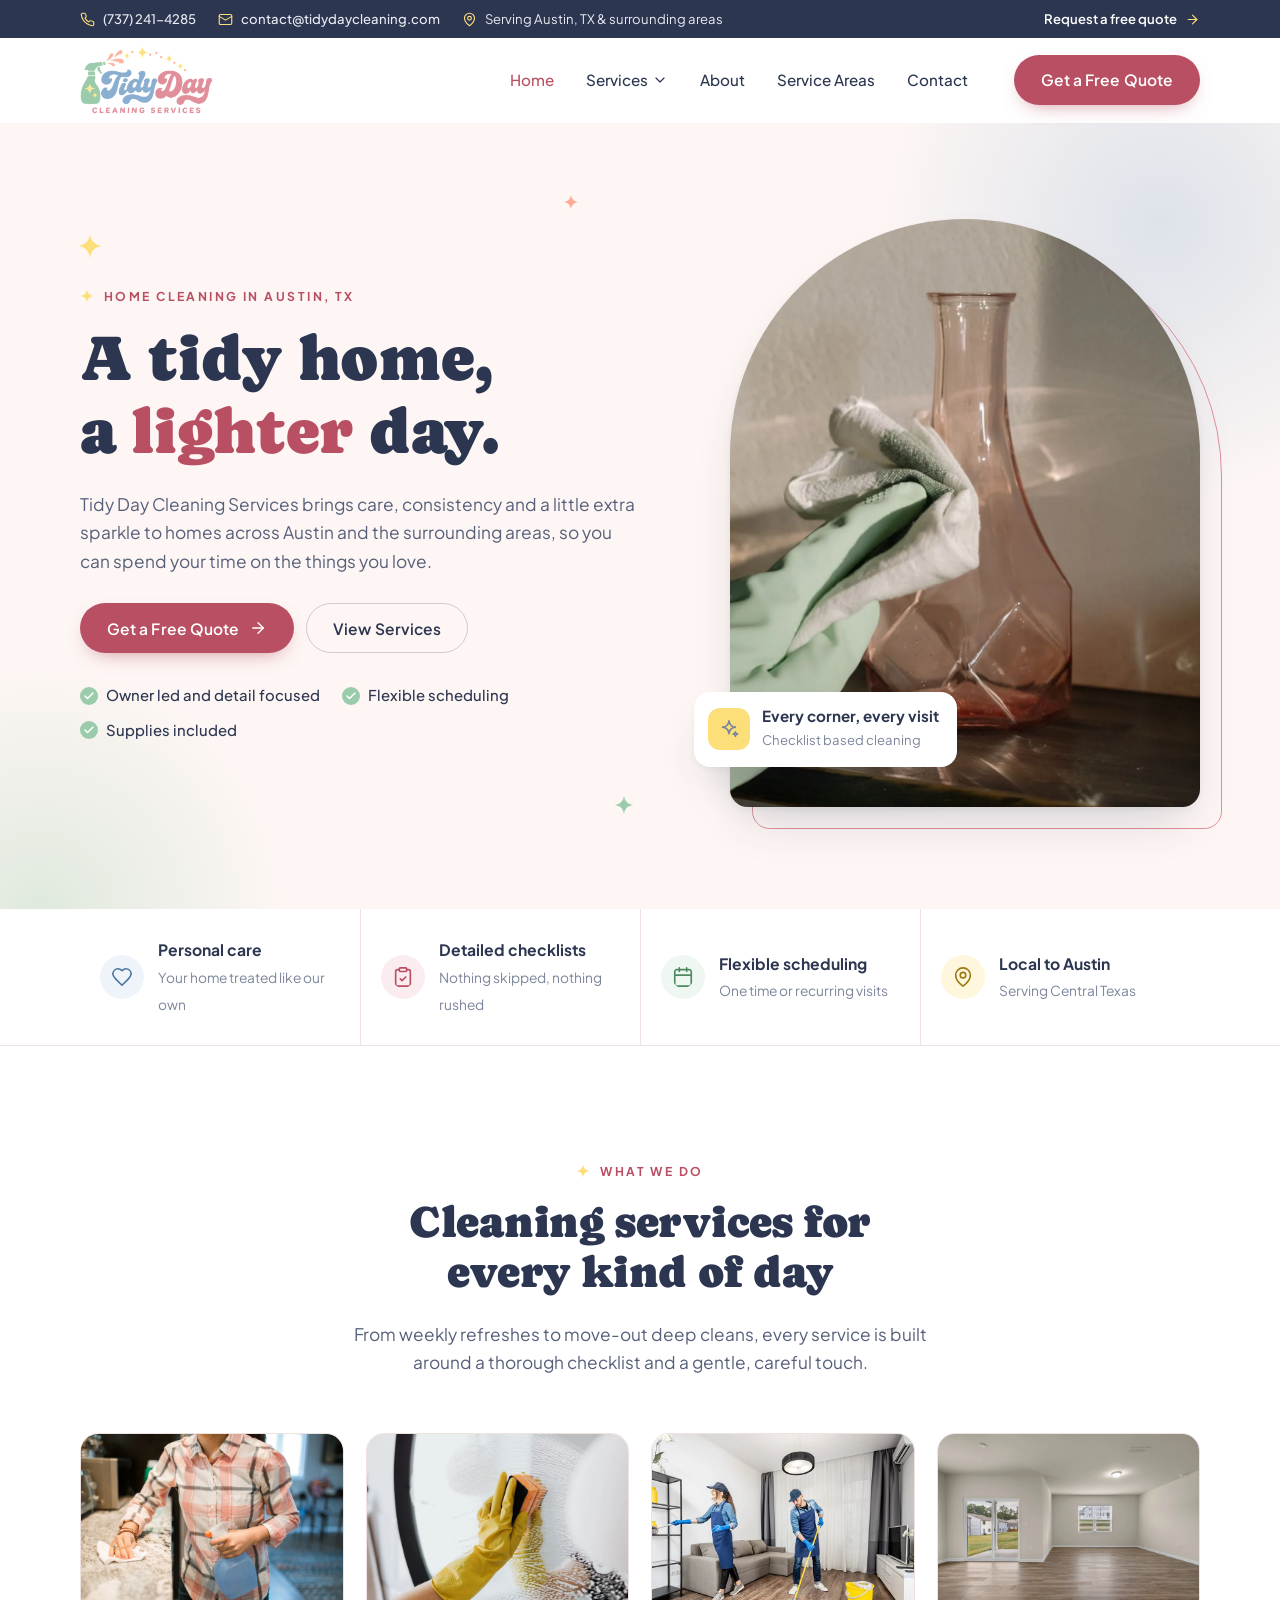
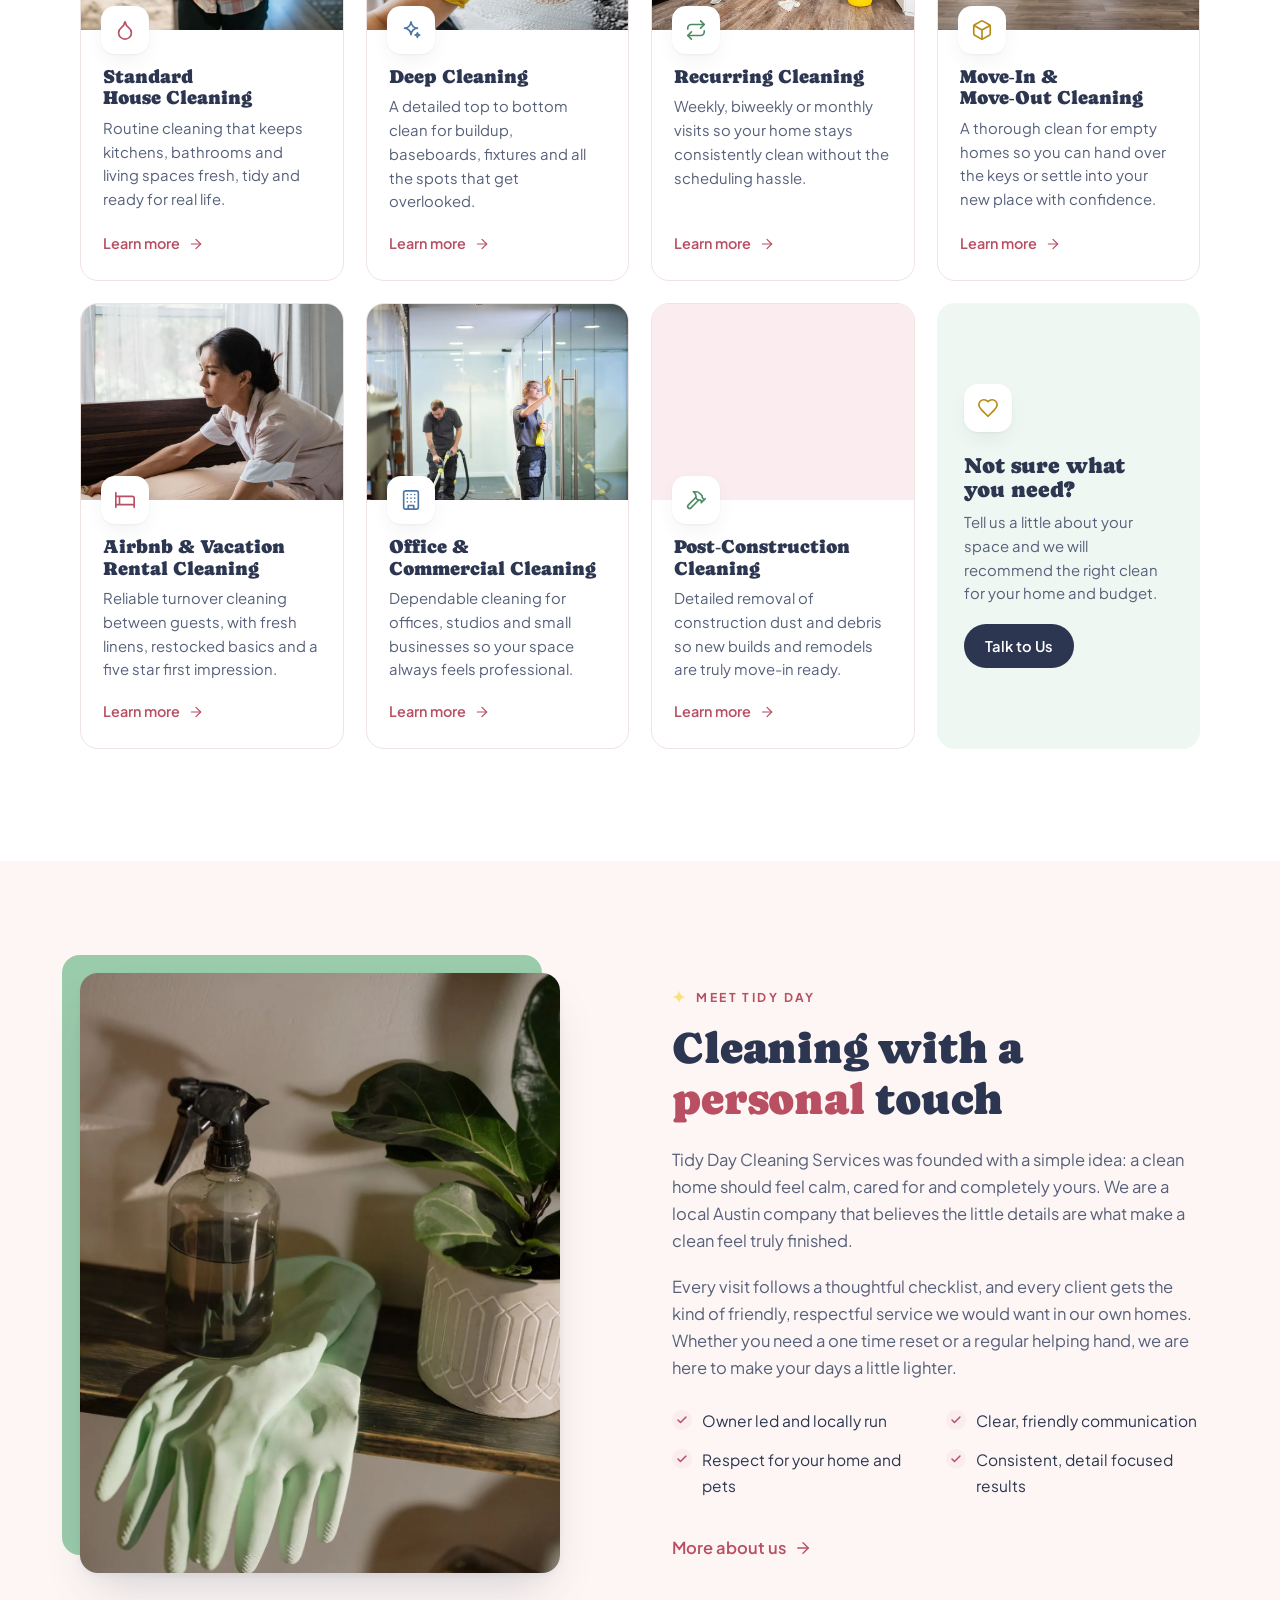
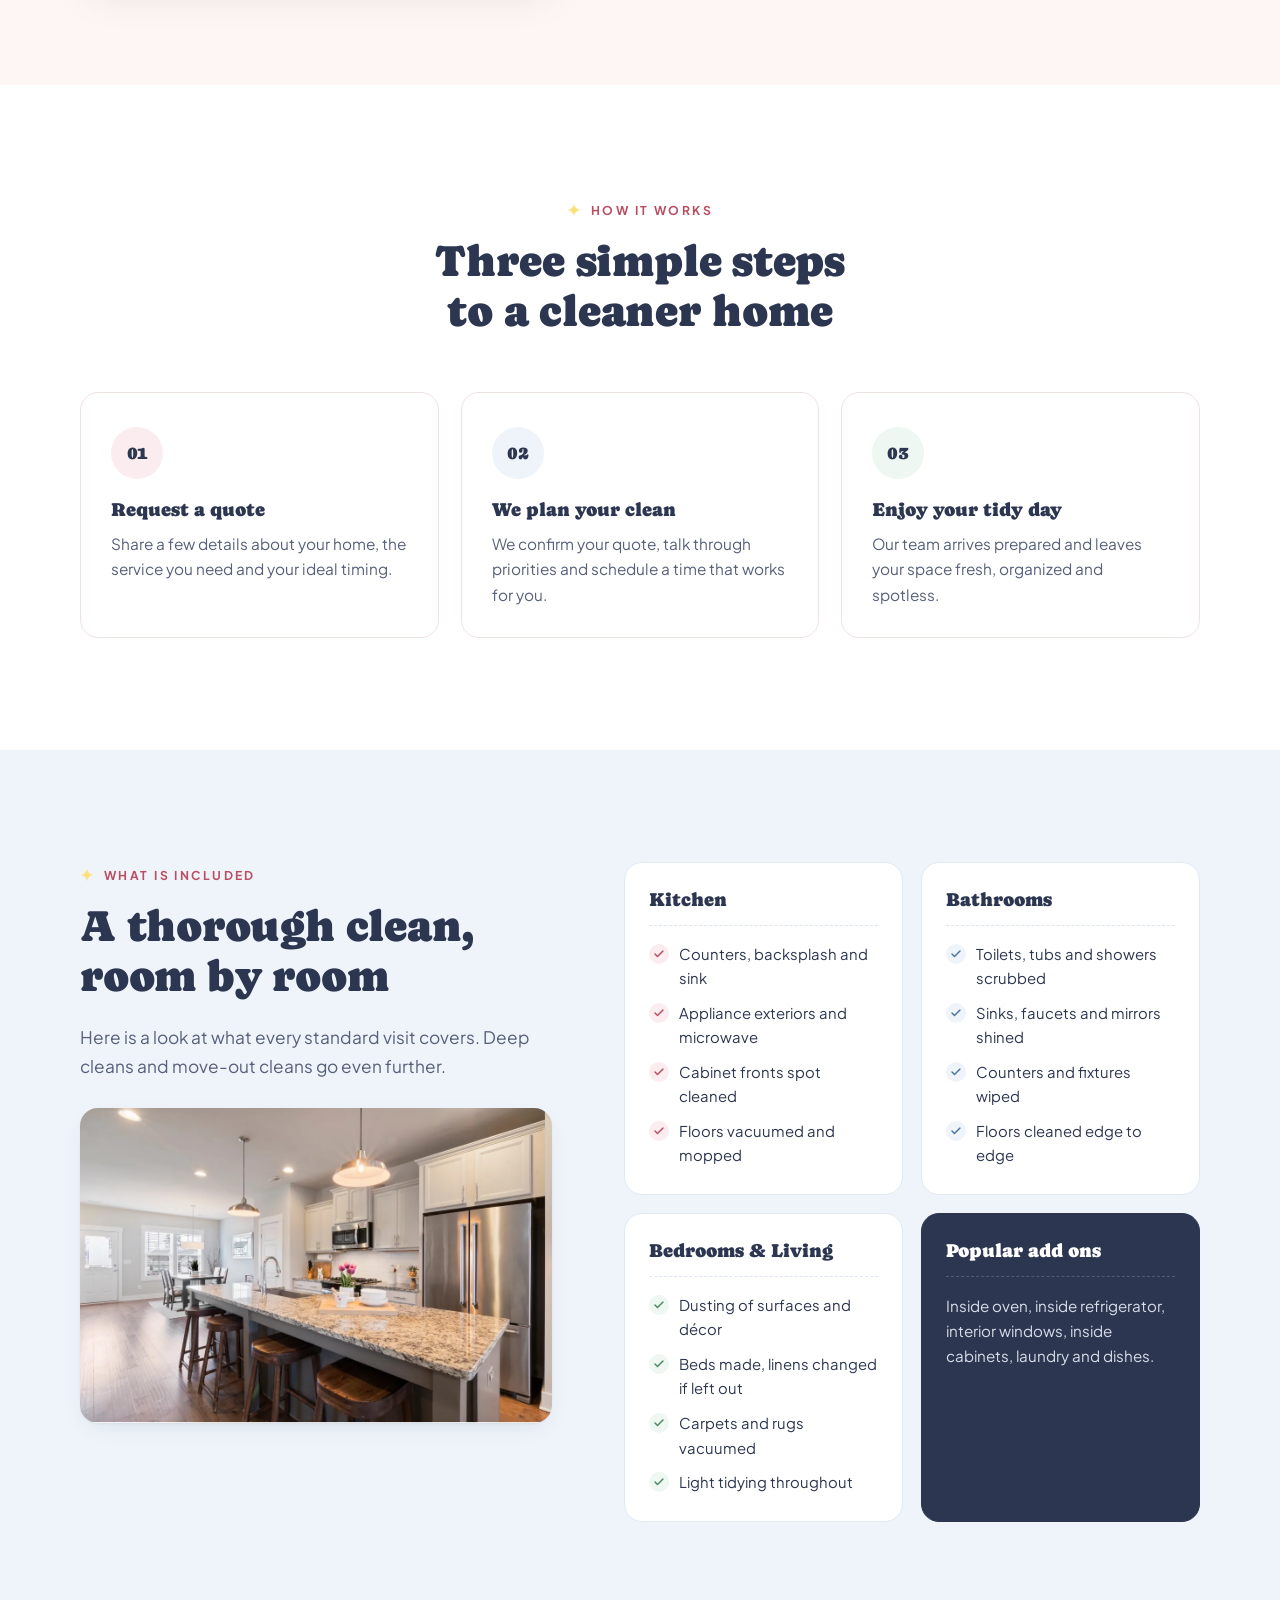
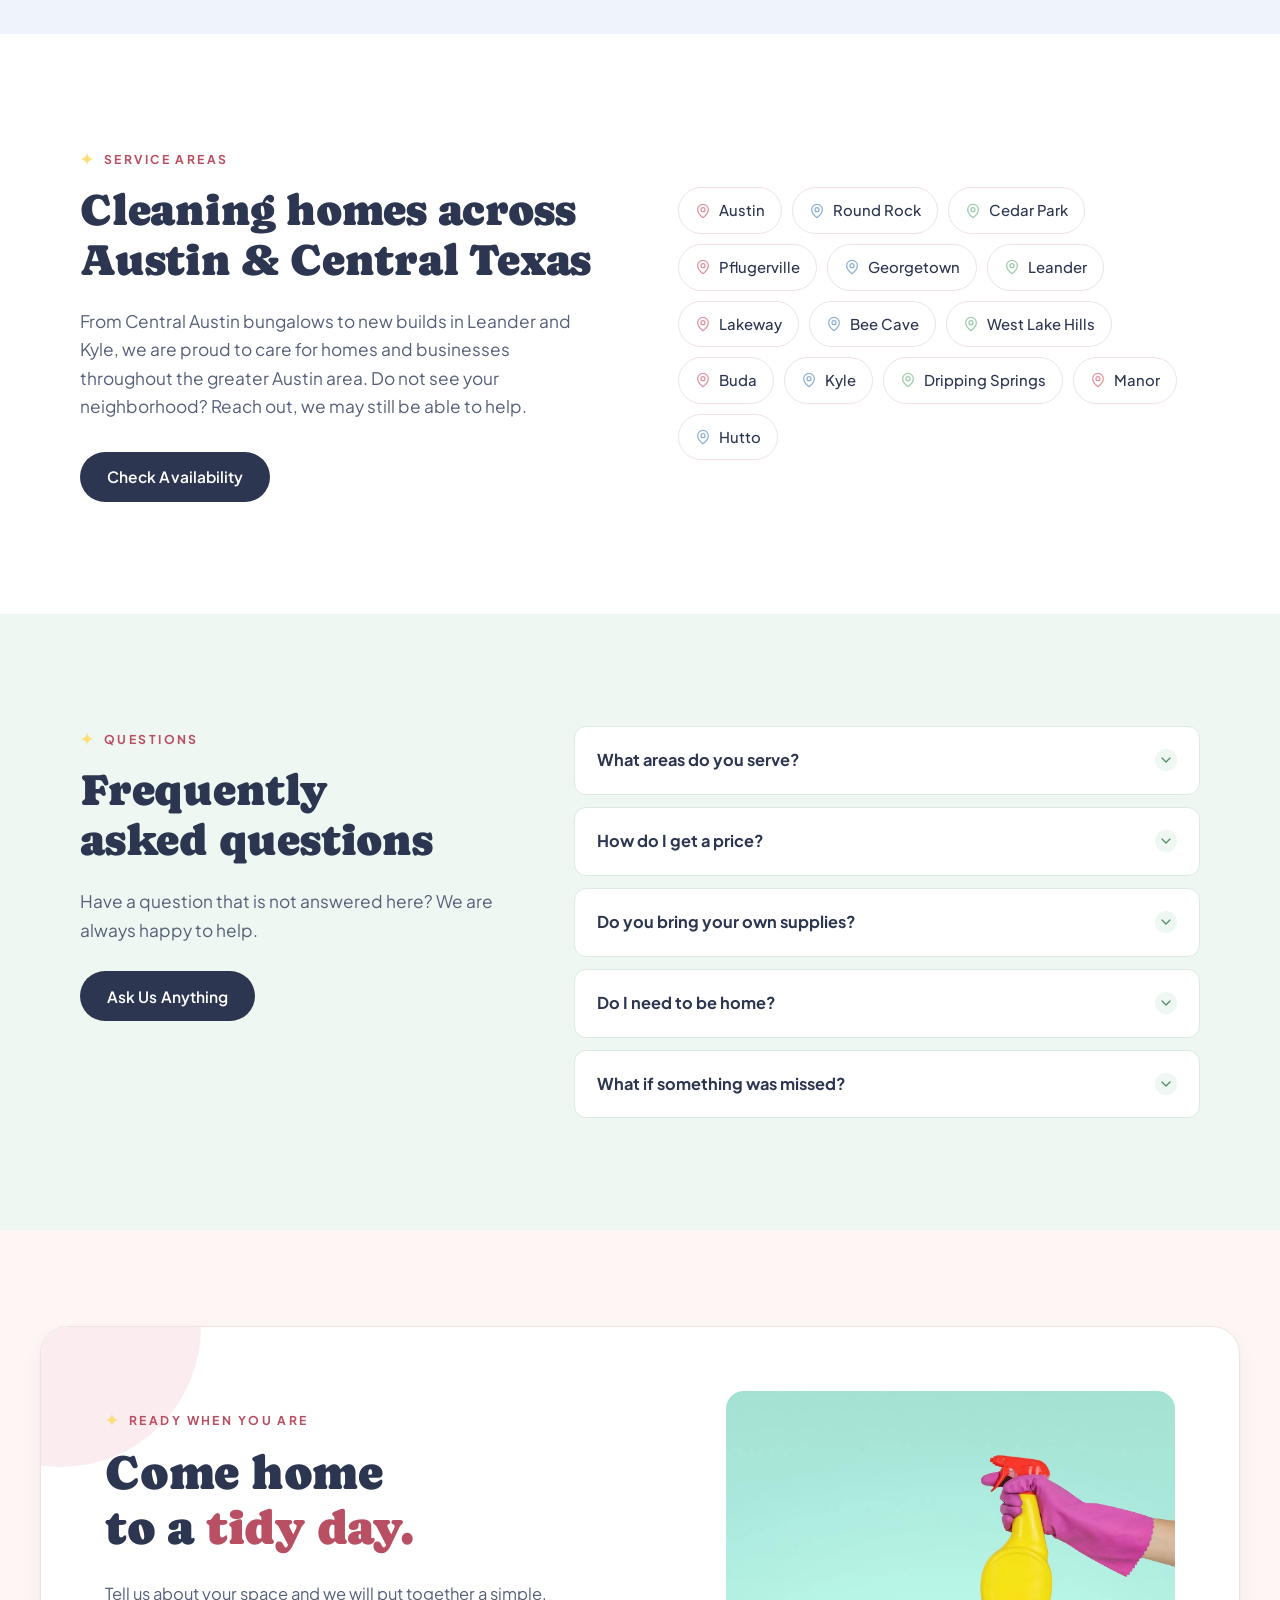
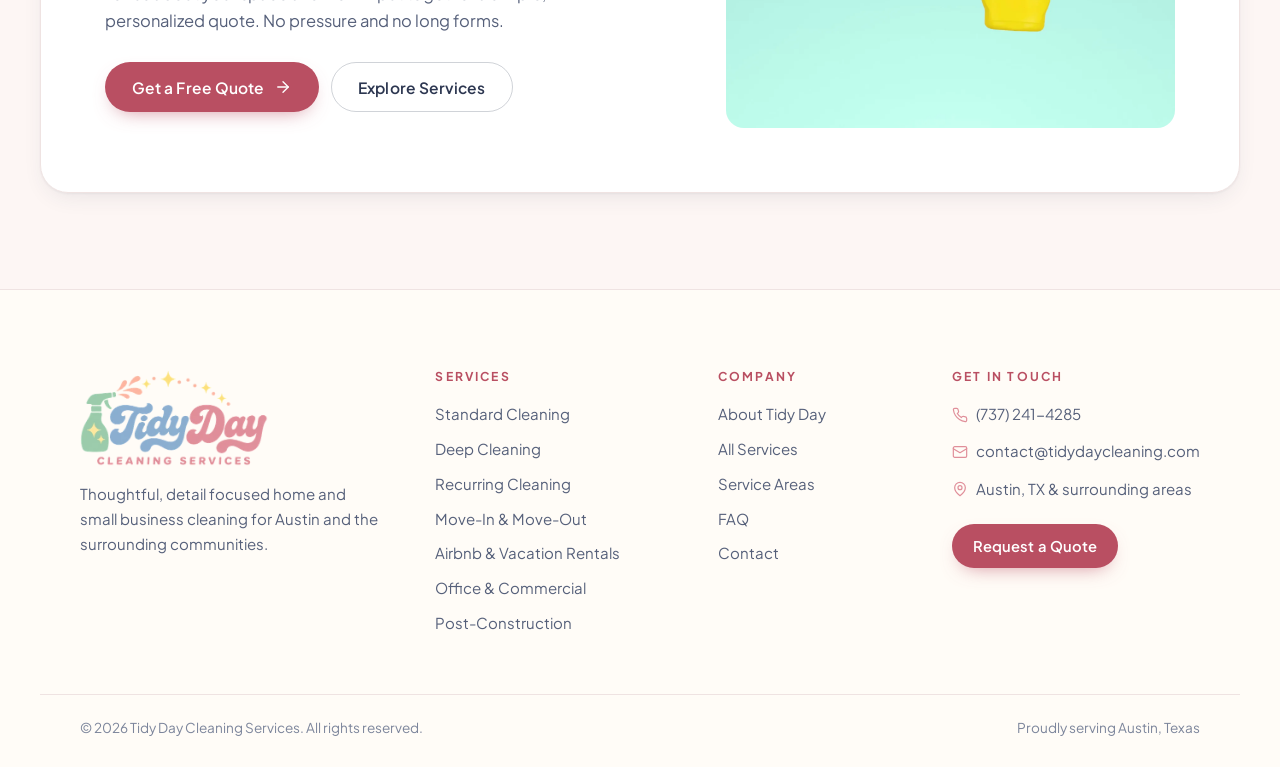
<file: index.html>
<!DOCTYPE html>
<html lang="en-US">
<head>
<meta charset="utf-8">
<meta name="viewport" content="width=device-width, initial-scale=1, viewport-fit=cover">
<title>Tidy Day Cleaning Services | House Cleaning in Austin, TX</title>
<meta name="description" content="Tidy Day Cleaning Services offers detail focused house cleaning in Austin, TX and surrounding areas. Standard, deep, recurring, move-out, Airbnb and office cleaning. Free quotes.">
<link rel="canonical" href="https://www.tidydaycleaning.com/">
<meta name="robots" content="index, follow, max-image-preview:large">
<meta name="author" content="Tidy Day Cleaning Services">
<meta name="theme-color" content="#FDF6F4">
<meta name="geo.region" content="US-TX">
<meta name="geo.placename" content="Austin">
<meta property="og:type" content="website">
<meta property="og:site_name" content="Tidy Day Cleaning Services">
<meta property="og:title" content="Tidy Day Cleaning Services | House Cleaning in Austin, TX">
<meta property="og:description" content="Tidy Day Cleaning Services offers detail focused house cleaning in Austin, TX and surrounding areas. Standard, deep, recurring, move-out, Airbnb and office cleaning. Free quotes.">
<meta property="og:url" content="https://www.tidydaycleaning.com/">
<meta property="og:image" content="https://www.tidydaycleaning.com/assets/og-tidyday-logo.jpg">
<meta property="og:image:secure_url" content="https://www.tidydaycleaning.com/assets/og-tidyday-logo.jpg">
<meta property="og:image:type" content="image/jpeg">
<meta property="og:image:width" content="1200">
<meta property="og:image:height" content="630">
<meta property="og:image:alt" content="Tidy Day Cleaning Services logo">
<meta property="og:locale" content="en_US">
<meta name="twitter:card" content="summary_large_image">
<meta name="twitter:title" content="Tidy Day Cleaning Services | House Cleaning in Austin, TX">
<meta name="twitter:description" content="Tidy Day Cleaning Services offers detail focused house cleaning in Austin, TX and surrounding areas. Standard, deep, recurring, move-out, Airbnb and office cleaning. Free quotes.">
<meta name="twitter:image" content="https://www.tidydaycleaning.com/assets/og-tidyday-logo.jpg">
<link rel="icon" href="favicon.ico" sizes="48x48">
<link rel="icon" type="image/png" sizes="32x32" href="assets/favicon-32.png">
<link rel="icon" type="image/png" sizes="16x16" href="assets/favicon-16.png">
<link rel="apple-touch-icon" href="assets/apple-touch-icon.png">
<link rel="manifest" href="site.webmanifest">
<link rel="preconnect" href="https://fonts.googleapis.com">
<link rel="preconnect" href="https://fonts.gstatic.com" crossorigin>
<link href="https://fonts.googleapis.com/css2?family=Caprasimo&family=Plus+Jakarta+Sans:wght@400;500;600;700&display=swap" rel="stylesheet">
<link rel="preload" as="image" href="assets/img/home-hero.webp" fetchpriority="high">
<link rel="stylesheet" href="css/styles.css?v=6">
<script type="application/ld+json">[{"@context": "https://schema.org", "@type": "HomeAndConstructionBusiness", "@id": "https://www.tidydaycleaning.com/#business", "name": "Tidy Day Cleaning Services", "description": "Home and small business cleaning in Austin, TX and surrounding areas: standard, deep, recurring, move-in and move-out, Airbnb, office and post-construction cleaning.", "url": "https://www.tidydaycleaning.com/", "logo": "https://www.tidydaycleaning.com/assets/logo.png", "image": "https://www.tidydaycleaning.com/assets/og-tidyday-logo.jpg", "email": "contact@tidydaycleaning.com", "telephone": "(737) 241-4285", "address": {"@type": "PostalAddress", "addressLocality": "Austin", "addressRegion": "TX", "addressCountry": "US"}, "areaServed": [{"@type": "City", "name": "Austin, TX"}, {"@type": "City", "name": "Round Rock, TX"}, {"@type": "City", "name": "Cedar Park, TX"}, {"@type": "City", "name": "Pflugerville, TX"}, {"@type": "City", "name": "Georgetown, TX"}, {"@type": "City", "name": "Leander, TX"}, {"@type": "City", "name": "Lakeway, TX"}, {"@type": "City", "name": "Bee Cave, TX"}, {"@type": "City", "name": "West Lake Hills, TX"}, {"@type": "City", "name": "Buda, TX"}, {"@type": "City", "name": "Kyle, TX"}, {"@type": "City", "name": "Dripping Springs, TX"}, {"@type": "City", "name": "Manor, TX"}, {"@type": "City", "name": "Hutto, TX"}], "priceRange": "$$", "hasOfferCatalog": {"@type": "OfferCatalog", "name": "Cleaning Services", "itemListElement": [{"@type": "Offer", "itemOffered": {"@type": "Service", "name": "Standard House Cleaning", "url": "https://www.tidydaycleaning.com/services/standard-cleaning/"}}, {"@type": "Offer", "itemOffered": {"@type": "Service", "name": "Deep Cleaning", "url": "https://www.tidydaycleaning.com/services/deep-cleaning/"}}, {"@type": "Offer", "itemOffered": {"@type": "Service", "name": "Recurring Cleaning", "url": "https://www.tidydaycleaning.com/services/recurring-cleaning/"}}, {"@type": "Offer", "itemOffered": {"@type": "Service", "name": "Move-In & Move-Out Cleaning", "url": "https://www.tidydaycleaning.com/services/move-in-move-out-cleaning/"}}, {"@type": "Offer", "itemOffered": {"@type": "Service", "name": "Airbnb & Vacation Rental Cleaning", "url": "https://www.tidydaycleaning.com/services/airbnb-vacation-rental-cleaning/"}}, {"@type": "Offer", "itemOffered": {"@type": "Service", "name": "Office & Commercial Cleaning", "url": "https://www.tidydaycleaning.com/services/office-commercial-cleaning/"}}, {"@type": "Offer", "itemOffered": {"@type": "Service", "name": "Post-Construction Cleaning", "url": "https://www.tidydaycleaning.com/services/post-construction-cleaning/"}}]}}, {"@context": "https://schema.org", "@type": "FAQPage", "mainEntity": [{"@type": "Question", "name": "What areas do you serve?", "acceptedAnswer": {"@type": "Answer", "text": "We serve Austin, TX and the surrounding communities, including Round Rock, Cedar Park, Pflugerville, Georgetown, Leander, Lakeway, Bee Cave, Buda, Kyle and nearby areas. If you are close by, just ask."}}, {"@type": "Question", "name": "How do I get a price?", "acceptedAnswer": {"@type": "Answer", "text": "Send us a quick message through the quote form with your home size, the service you are interested in and your preferred timing. We will follow up with a personalized quote."}}, {"@type": "Question", "name": "Do you bring your own supplies?", "acceptedAnswer": {"@type": "Answer", "text": "Yes. We arrive with our own supplies and equipment. If you prefer specific or fragrance free products, just let us know and we are happy to use them."}}, {"@type": "Question", "name": "Do I need to be home?", "acceptedAnswer": {"@type": "Answer", "text": "Not at all. Many clients provide access and come home to a finished clean. Whatever feels most comfortable to you works for us."}}, {"@type": "Question", "name": "What if something was missed?", "acceptedAnswer": {"@type": "Answer", "text": "Your happiness matters to us. If anything is not quite right, reach out and we will make it right."}}]}]</script>
</head>
<body>
<a class="skip" href="#main">Skip to content</a>
<div class="topbar"><div class="wrap topbar-in"><div class="tb-left"><a class="tb-link" href="tel:+17372414285"><svg class="ic" viewBox="0 0 24 24" fill="none" stroke="currentColor" stroke-width="1.8" stroke-linecap="round" stroke-linejoin="round" aria-hidden="true"><path d="M22 16.9v3a2 2 0 0 1-2.2 2 19.8 19.8 0 0 1-8.6-3.1 19.5 19.5 0 0 1-6-6A19.8 19.8 0 0 1 2.1 4.2 2 2 0 0 1 4.1 2h3a2 2 0 0 1 2 1.7c.1.9.4 1.8.7 2.7a2 2 0 0 1-.5 2.1L8 9.8a16 16 0 0 0 6 6l1.3-1.3a2 2 0 0 1 2.1-.4c.9.3 1.8.6 2.7.7a2 2 0 0 1 1.7 2Z"/></svg> (737) 241-4285</a><a class="tb-link tb-mail" href="mailto:contact@tidydaycleaning.com"><svg class="ic" viewBox="0 0 24 24" fill="none" stroke="currentColor" stroke-width="1.8" stroke-linecap="round" stroke-linejoin="round" aria-hidden="true"><rect x="2" y="4" width="20" height="16" rx="2"/><path d="m22 7-10 6L2 7"/></svg> contact@tidydaycleaning.com</a><span class="tb-area"><svg class="ic" viewBox="0 0 24 24" fill="none" stroke="currentColor" stroke-width="1.8" stroke-linecap="round" stroke-linejoin="round" aria-hidden="true"><path d="M20 10c0 6-8 12-8 12s-8-6-8-12a8 8 0 0 1 16 0Z"/><circle cx="12" cy="10" r="3"/></svg> Serving Austin, TX &amp; surrounding areas</span></div><a href="contact/">Request a free quote <svg class="ic" viewBox="0 0 24 24" fill="none" stroke="currentColor" stroke-width="1.8" stroke-linecap="round" stroke-linejoin="round" aria-hidden="true"><path d="M5 12h14"/><path d="m12 5 7 7-7 7"/></svg></a></div></div>
<header class="site-header" id="top">
  <div class="wrap nav">
    <a class="brand" href="" aria-label="Tidy Day Cleaning Services home"><img src="assets/logo-sm.webp" alt="Tidy Day Cleaning Services" width="440" height="225"></a>
    <nav class="menu" aria-label="Main">
      <a href="" aria-current="page">Home</a>
      <div class="has-drop">
        <a href="services/" class="drop-trigger" aria-haspopup="true">Services <svg class="ic chev" viewBox="0 0 24 24" fill="none" stroke="currentColor" stroke-width="1.8" stroke-linecap="round" stroke-linejoin="round" aria-hidden="true"><path d="m6 9 6 6 6-6"/></svg></a>
        <div class="drop"><div class="drop-in"><a href="services/standard-cleaning/"><svg class="ic" viewBox="0 0 24 24" fill="none" stroke="currentColor" stroke-width="1.8" stroke-linecap="round" stroke-linejoin="round" aria-hidden="true"><path d="M12 22a7 7 0 0 0 7-7c0-2-1-3.9-3-5.5s-3.5-4-4-6.5c-.5 2.5-2 4.9-4 6.5C6 11.1 5 13 5 15a7 7 0 0 0 7 7z"/></svg><span>Standard Cleaning</span></a><a href="services/deep-cleaning/"><svg class="ic" viewBox="0 0 24 24" fill="none" stroke="currentColor" stroke-width="1.8" stroke-linecap="round" stroke-linejoin="round" aria-hidden="true"><path d="M12 3c.6 4.5 2.6 6.5 7 7-4.4.5-6.4 2.5-7 7-.6-4.5-2.6-6.5-7-7 4.4-.5 6.4-2.5 7-7Z"/><path d="M19 15c.2 1.6.9 2.3 2.5 2.5-1.6.2-2.3.9-2.5 2.5-.2-1.6-.9-2.3-2.5-2.5 1.6-.2 2.3-.9 2.5-2.5Z"/></svg><span>Deep Cleaning</span></a><a href="services/recurring-cleaning/"><svg class="ic" viewBox="0 0 24 24" fill="none" stroke="currentColor" stroke-width="1.8" stroke-linecap="round" stroke-linejoin="round" aria-hidden="true"><path d="m17 2 4 4-4 4"/><path d="M3 11v-1a4 4 0 0 1 4-4h14"/><path d="m7 22-4-4 4-4"/><path d="M21 13v1a4 4 0 0 1-4 4H3"/></svg><span>Recurring Cleaning</span></a><a href="services/move-in-move-out-cleaning/"><svg class="ic" viewBox="0 0 24 24" fill="none" stroke="currentColor" stroke-width="1.8" stroke-linecap="round" stroke-linejoin="round" aria-hidden="true"><path d="M21 16V8a2 2 0 0 0-1-1.7l-7-4a2 2 0 0 0-2 0l-7 4A2 2 0 0 0 3 8v8a2 2 0 0 0 1 1.7l7 4a2 2 0 0 0 2 0l7-4a2 2 0 0 0 1-1.7z"/><path d="M3.3 7 12 12l8.7-5M12 22V12"/></svg><span>Move-In &amp; Move-Out</span></a><a href="services/airbnb-vacation-rental-cleaning/"><svg class="ic" viewBox="0 0 24 24" fill="none" stroke="currentColor" stroke-width="1.8" stroke-linecap="round" stroke-linejoin="round" aria-hidden="true"><path d="M2 4v16M2 8h18a2 2 0 0 1 2 2v10M2 17h20M6 8v9"/></svg><span>Airbnb &amp; Vacation Rentals</span></a><a href="services/office-commercial-cleaning/"><svg class="ic" viewBox="0 0 24 24" fill="none" stroke="currentColor" stroke-width="1.8" stroke-linecap="round" stroke-linejoin="round" aria-hidden="true"><rect x="4" y="2" width="16" height="20" rx="2"/><path d="M9 22v-4h6v4M8 6h.01M12 6h.01M16 6h.01M8 10h.01M12 10h.01M16 10h.01M8 14h.01M12 14h.01M16 14h.01"/></svg><span>Office &amp; Commercial</span></a><a href="services/post-construction-cleaning/"><svg class="ic" viewBox="0 0 24 24" fill="none" stroke="currentColor" stroke-width="1.8" stroke-linecap="round" stroke-linejoin="round" aria-hidden="true"><path d="m15 12-8.5 8.5a2.1 2.1 0 0 1-3-3L12 9"/><path d="M17.6 15 22 10.6"/><path d="m20.9 11.7-1.2-1.2c-.6-.6-1-1.4-1-2.3v-.8L16 4.6A5.6 5.6 0 0 0 12.1 3H9l.9.8A6.2 6.2 0 0 1 12 8.4V10l2 2h2.5l2.3 1.9"/></svg><span>Post-Construction</span></a><a class="drop-all" href="services/">View all services <svg class="ic" viewBox="0 0 24 24" fill="none" stroke="currentColor" stroke-width="1.8" stroke-linecap="round" stroke-linejoin="round" aria-hidden="true"><path d="M5 12h14"/><path d="m12 5 7 7-7 7"/></svg></a></div></div>
      </div>
      <a href="about/">About</a>
      <a href="#areas">Service Areas</a>
      <a href="contact/">Contact</a>
    </nav>
    <a class="btn btn-rose nav-cta" href="contact/">Get a Free Quote</a>
    <button class="burger" aria-label="Open menu" aria-expanded="false" aria-controls="mnav"><svg class="ic" viewBox="0 0 24 24" fill="none" stroke="currentColor" stroke-width="1.8" stroke-linecap="round" stroke-linejoin="round" aria-hidden="true"><path d="M4 7h16M4 12h16M4 17h16"/></svg></button>
  </div>
  <div class="mnav" id="mnav" hidden>
    <a href="">Home</a>
    <p class="mnav-label">Services</p>
    <div class="mnav-sub"><a href="services/standard-cleaning/">Standard Cleaning</a><a href="services/deep-cleaning/">Deep Cleaning</a><a href="services/recurring-cleaning/">Recurring Cleaning</a><a href="services/move-in-move-out-cleaning/">Move-In &amp; Move-Out</a><a href="services/airbnb-vacation-rental-cleaning/">Airbnb &amp; Vacation Rentals</a><a href="services/office-commercial-cleaning/">Office &amp; Commercial</a><a href="services/post-construction-cleaning/">Post-Construction</a></div>
    <a href="about/">About</a>
    <a href="#areas">Service Areas</a>
    <a href="contact/">Contact</a>
    <a class="btn btn-rose" href="contact/">Get a Free Quote</a>
    <a class="btn btn-ghost" href="tel:+17372414285"><svg class="ic" viewBox="0 0 24 24" fill="none" stroke="currentColor" stroke-width="1.8" stroke-linecap="round" stroke-linejoin="round" aria-hidden="true"><path d="M22 16.9v3a2 2 0 0 1-2.2 2 19.8 19.8 0 0 1-8.6-3.1 19.5 19.5 0 0 1-6-6A19.8 19.8 0 0 1 2.1 4.2 2 2 0 0 1 4.1 2h3a2 2 0 0 1 2 1.7c.1.9.4 1.8.7 2.7a2 2 0 0 1-.5 2.1L8 9.8a16 16 0 0 0 6 6l1.3-1.3a2 2 0 0 1 2.1-.4c.9.3 1.8.6 2.7.7a2 2 0 0 1 1.7 2Z"/></svg> Call (737) 241-4285</a>
  </div>
</header>
<main id="main">
<section class="hero">
  <div class="hero-deco" aria-hidden="true"><svg class="spark" viewBox="0 0 24 24" aria-hidden="true"><path d="M12 1c.9 6.6 4.4 10.1 11 11-6.6.9-10.1 4.4-11 11-.9-6.6-4.4-10.1-11-11 6.6-.9 10.1-4.4 11-11Z"/></svg><svg class="spark" viewBox="0 0 24 24" aria-hidden="true"><path d="M12 1c.9 6.6 4.4 10.1 11 11-6.6.9-10.1 4.4-11 11-.9-6.6-4.4-10.1-11-11 6.6-.9 10.1-4.4 11-11Z"/></svg><svg class="spark" viewBox="0 0 24 24" aria-hidden="true"><path d="M12 1c.9 6.6 4.4 10.1 11 11-6.6.9-10.1 4.4-11 11-.9-6.6-4.4-10.1-11-11 6.6-.9 10.1-4.4 11-11Z"/></svg></div>
  <div class="wrap hero-in">
    <div class="hero-copy">
      <p class="eyebrow"><svg class="spark" viewBox="0 0 24 24" aria-hidden="true"><path d="M12 1c.9 6.6 4.4 10.1 11 11-6.6.9-10.1 4.4-11 11-.9-6.6-4.4-10.1-11-11 6.6-.9 10.1-4.4 11-11Z"/></svg><span>Home cleaning in Austin, TX</span></p>
      <h1>A tidy home,<br>a <em>lighter</em> day.</h1>
      <p class="lede">Tidy Day Cleaning Services brings care, consistency and a little extra sparkle to homes across Austin and the surrounding areas, so you can spend your time on the things you love.</p>
      <div class="btns"><a class="btn btn-rose" href="contact/">Get a Free Quote <svg class="ic" viewBox="0 0 24 24" fill="none" stroke="currentColor" stroke-width="1.8" stroke-linecap="round" stroke-linejoin="round" aria-hidden="true"><path d="M5 12h14"/><path d="m12 5 7 7-7 7"/></svg></a><a class="btn btn-ghost" href="services/">View Services</a></div>
      <ul class="hero-points"><li><svg class="ic" viewBox="0 0 24 24" fill="none" stroke="currentColor" stroke-width="1.8" stroke-linecap="round" stroke-linejoin="round" aria-hidden="true"><path d="M20 6 9 17l-5-5"/></svg>Owner led and detail focused</li><li><svg class="ic" viewBox="0 0 24 24" fill="none" stroke="currentColor" stroke-width="1.8" stroke-linecap="round" stroke-linejoin="round" aria-hidden="true"><path d="M20 6 9 17l-5-5"/></svg>Flexible scheduling</li><li><svg class="ic" viewBox="0 0 24 24" fill="none" stroke="currentColor" stroke-width="1.8" stroke-linecap="round" stroke-linejoin="round" aria-hidden="true"><path d="M20 6 9 17l-5-5"/></svg>Supplies included</li></ul>
    </div>
    <div class="hero-media">
      <div class="arch"><img class="" src="assets/img/home-hero.webp" alt="Mint green gloved hand polishing a blush pink glass vase" width="1100" height="1467" fetchpriority="high"></div>
      <div class="float-card"><span class="fc-ic"><svg class="ic" viewBox="0 0 24 24" fill="none" stroke="currentColor" stroke-width="1.8" stroke-linecap="round" stroke-linejoin="round" aria-hidden="true"><path d="M12 3c.6 4.5 2.6 6.5 7 7-4.4.5-6.4 2.5-7 7-.6-4.5-2.6-6.5-7-7 4.4-.5 6.4-2.5 7-7Z"/><path d="M19 15c.2 1.6.9 2.3 2.5 2.5-1.6.2-2.3.9-2.5 2.5-.2-1.6-.9-2.3-2.5-2.5 1.6-.2 2.3-.9 2.5-2.5Z"/></svg></span><div><strong>Every corner, every visit</strong><span>Checklist based cleaning</span></div></div>
    </div>
  </div>
</section>

<section class="trust">
  <div class="wrap trust-grid">
    <div><svg class="ic" viewBox="0 0 24 24" fill="none" stroke="currentColor" stroke-width="1.8" stroke-linecap="round" stroke-linejoin="round" aria-hidden="true"><path d="M19 14c1.5-1.5 3-3.2 3-5.5A5.5 5.5 0 0 0 16.5 3c-1.8 0-3 .5-4.5 2-1.5-1.5-2.7-2-4.5-2A5.5 5.5 0 0 0 2 8.5c0 2.3 1.5 4 3 5.5l7 7Z"/></svg><div><strong>Personal care</strong><span>Your home treated like our own</span></div></div>
    <div><svg class="ic" viewBox="0 0 24 24" fill="none" stroke="currentColor" stroke-width="1.8" stroke-linecap="round" stroke-linejoin="round" aria-hidden="true"><rect x="8" y="2" width="8" height="4" rx="1"/><path d="M16 4h2a2 2 0 0 1 2 2v14a2 2 0 0 1-2 2H6a2 2 0 0 1-2-2V6a2 2 0 0 1 2-2h2"/><path d="m9 14 2 2 4-4"/></svg><div><strong>Detailed checklists</strong><span>Nothing skipped, nothing rushed</span></div></div>
    <div><svg class="ic" viewBox="0 0 24 24" fill="none" stroke="currentColor" stroke-width="1.8" stroke-linecap="round" stroke-linejoin="round" aria-hidden="true"><rect x="3" y="4" width="18" height="18" rx="2"/><path d="M16 2v4M8 2v4M3 10h18"/></svg><div><strong>Flexible scheduling</strong><span>One time or recurring visits</span></div></div>
    <div><svg class="ic" viewBox="0 0 24 24" fill="none" stroke="currentColor" stroke-width="1.8" stroke-linecap="round" stroke-linejoin="round" aria-hidden="true"><path d="M20 10c0 6-8 12-8 12s-8-6-8-12a8 8 0 0 1 16 0Z"/><circle cx="12" cy="10" r="3"/></svg><div><strong>Local to Austin</strong><span>Serving Central Texas</span></div></div>
  </div>
</section>

<section class="section" id="services">
  <div class="wrap">
    <div class="sec-head center">
      <p class="eyebrow"><svg class="spark" viewBox="0 0 24 24" aria-hidden="true"><path d="M12 1c.9 6.6 4.4 10.1 11 11-6.6.9-10.1 4.4-11 11-.9-6.6-4.4-10.1-11-11 6.6-.9 10.1-4.4 11-11Z"/></svg><span>What we do</span></p>
      <h2>Cleaning services for every kind of day</h2>
      <p class="lede">From weekly refreshes to move-out deep cleans, every service is built around a thorough checklist and a gentle, careful touch.</p>
    </div>
    <div class="svc-grid"><a class="svc-card" href="services/standard-cleaning/">
  <div class="svc-img"><img class="" src="assets/img/standard-hero.webp" alt="Cleaner wiping down a granite kitchen counter with a spray bottle and cloth" width="600" height="420" loading="lazy" decoding="async"></div>
  <div class="svc-body"><span class="svc-ic"><svg class="ic" viewBox="0 0 24 24" fill="none" stroke="currentColor" stroke-width="1.8" stroke-linecap="round" stroke-linejoin="round" aria-hidden="true"><path d="M12 22a7 7 0 0 0 7-7c0-2-1-3.9-3-5.5s-3.5-4-4-6.5c-.5 2.5-2 4.9-4 6.5C6 11.1 5 13 5 15a7 7 0 0 0 7 7z"/></svg></span><h3>Standard House Cleaning</h3><p>Routine cleaning that keeps kitchens, bathrooms and living spaces fresh, tidy and ready for real life.</p><span class="more">Learn more <svg class="ic" viewBox="0 0 24 24" fill="none" stroke="currentColor" stroke-width="1.8" stroke-linecap="round" stroke-linejoin="round" aria-hidden="true"><path d="M5 12h14"/><path d="m12 5 7 7-7 7"/></svg></span></div>
</a><a class="svc-card" href="services/deep-cleaning/">
  <div class="svc-img"><img class="" src="assets/img/deep-hero.webp" alt="Gloved hand scrubbing a soapy bathroom mirror with a sponge" width="600" height="420" loading="lazy" decoding="async"></div>
  <div class="svc-body"><span class="svc-ic"><svg class="ic" viewBox="0 0 24 24" fill="none" stroke="currentColor" stroke-width="1.8" stroke-linecap="round" stroke-linejoin="round" aria-hidden="true"><path d="M12 3c.6 4.5 2.6 6.5 7 7-4.4.5-6.4 2.5-7 7-.6-4.5-2.6-6.5-7-7 4.4-.5 6.4-2.5 7-7Z"/><path d="M19 15c.2 1.6.9 2.3 2.5 2.5-1.6.2-2.3.9-2.5 2.5-.2-1.6-.9-2.3-2.5-2.5 1.6-.2 2.3-.9 2.5-2.5Z"/></svg></span><h3>Deep Cleaning</h3><p>A detailed top to bottom clean for buildup, baseboards, fixtures and all the spots that get overlooked.</p><span class="more">Learn more <svg class="ic" viewBox="0 0 24 24" fill="none" stroke="currentColor" stroke-width="1.8" stroke-linecap="round" stroke-linejoin="round" aria-hidden="true"><path d="M5 12h14"/><path d="m12 5 7 7-7 7"/></svg></span></div>
</a><a class="svc-card" href="services/recurring-cleaning/">
  <div class="svc-img"><img class="" src="assets/img/recurring-hero.webp" alt="Two cleaners dusting shelves and mopping the floor of a bright living room" width="600" height="420" loading="lazy" decoding="async"></div>
  <div class="svc-body"><span class="svc-ic"><svg class="ic" viewBox="0 0 24 24" fill="none" stroke="currentColor" stroke-width="1.8" stroke-linecap="round" stroke-linejoin="round" aria-hidden="true"><path d="m17 2 4 4-4 4"/><path d="M3 11v-1a4 4 0 0 1 4-4h14"/><path d="m7 22-4-4 4-4"/><path d="M21 13v1a4 4 0 0 1-4 4H3"/></svg></span><h3>Recurring Cleaning</h3><p>Weekly, biweekly or monthly visits so your home stays consistently clean without the scheduling hassle.</p><span class="more">Learn more <svg class="ic" viewBox="0 0 24 24" fill="none" stroke="currentColor" stroke-width="1.8" stroke-linecap="round" stroke-linejoin="round" aria-hidden="true"><path d="M5 12h14"/><path d="m12 5 7 7-7 7"/></svg></span></div>
</a><a class="svc-card" href="services/move-in-move-out-cleaning/">
  <div class="svc-img"><img class="" src="assets/img/move-hero.webp" alt="Empty, freshly cleaned living room with wood floors ready for move in" width="600" height="420" loading="lazy" decoding="async"></div>
  <div class="svc-body"><span class="svc-ic"><svg class="ic" viewBox="0 0 24 24" fill="none" stroke="currentColor" stroke-width="1.8" stroke-linecap="round" stroke-linejoin="round" aria-hidden="true"><path d="M21 16V8a2 2 0 0 0-1-1.7l-7-4a2 2 0 0 0-2 0l-7 4A2 2 0 0 0 3 8v8a2 2 0 0 0 1 1.7l7 4a2 2 0 0 0 2 0l7-4a2 2 0 0 0 1-1.7z"/><path d="M3.3 7 12 12l8.7-5M12 22V12"/></svg></span><h3>Move&#8209;In &amp; Move&#8209;Out Cleaning</h3><p>A thorough clean for empty homes so you can hand over the keys or settle into your new place with confidence.</p><span class="more">Learn more <svg class="ic" viewBox="0 0 24 24" fill="none" stroke="currentColor" stroke-width="1.8" stroke-linecap="round" stroke-linejoin="round" aria-hidden="true"><path d="M5 12h14"/><path d="m12 5 7 7-7 7"/></svg></span></div>
</a><a class="svc-card" href="services/airbnb-vacation-rental-cleaning/">
  <div class="svc-img"><img class="" src="assets/img/airbnb-hero.webp" alt="Housekeeper fluffing pillows while making a guest bed" width="600" height="420" loading="lazy" decoding="async"></div>
  <div class="svc-body"><span class="svc-ic"><svg class="ic" viewBox="0 0 24 24" fill="none" stroke="currentColor" stroke-width="1.8" stroke-linecap="round" stroke-linejoin="round" aria-hidden="true"><path d="M2 4v16M2 8h18a2 2 0 0 1 2 2v10M2 17h20M6 8v9"/></svg></span><h3>Airbnb &amp; Vacation Rental Cleaning</h3><p>Reliable turnover cleaning between guests, with fresh linens, restocked basics and a five star first impression.</p><span class="more">Learn more <svg class="ic" viewBox="0 0 24 24" fill="none" stroke="currentColor" stroke-width="1.8" stroke-linecap="round" stroke-linejoin="round" aria-hidden="true"><path d="M5 12h14"/><path d="m12 5 7 7-7 7"/></svg></span></div>
</a><a class="svc-card" href="services/office-commercial-cleaning/">
  <div class="svc-img"><img class="" src="assets/img/commercial-hero.webp" alt="Cleaners vacuuming the floor and wiping glass walls in a modern office" width="600" height="420" loading="lazy" decoding="async"></div>
  <div class="svc-body"><span class="svc-ic"><svg class="ic" viewBox="0 0 24 24" fill="none" stroke="currentColor" stroke-width="1.8" stroke-linecap="round" stroke-linejoin="round" aria-hidden="true"><rect x="4" y="2" width="16" height="20" rx="2"/><path d="M9 22v-4h6v4M8 6h.01M12 6h.01M16 6h.01M8 10h.01M12 10h.01M16 10h.01M8 14h.01M12 14h.01M16 14h.01"/></svg></span><h3>Office &amp; Commercial Cleaning</h3><p>Dependable cleaning for offices, studios and small businesses so your space always feels professional.</p><span class="more">Learn more <svg class="ic" viewBox="0 0 24 24" fill="none" stroke="currentColor" stroke-width="1.8" stroke-linecap="round" stroke-linejoin="round" aria-hidden="true"><path d="M5 12h14"/><path d="m12 5 7 7-7 7"/></svg></span></div>
</a><a class="svc-card" href="services/post-construction-cleaning/">
  <div class="svc-img"><img class="" src="assets/img/construction-hero.webp" alt="Vacuuming construction dust and debris from a newly renovated room" width="600" height="420" loading="lazy" decoding="async"></div>
  <div class="svc-body"><span class="svc-ic"><svg class="ic" viewBox="0 0 24 24" fill="none" stroke="currentColor" stroke-width="1.8" stroke-linecap="round" stroke-linejoin="round" aria-hidden="true"><path d="m15 12-8.5 8.5a2.1 2.1 0 0 1-3-3L12 9"/><path d="M17.6 15 22 10.6"/><path d="m20.9 11.7-1.2-1.2c-.6-.6-1-1.4-1-2.3v-.8L16 4.6A5.6 5.6 0 0 0 12.1 3H9l.9.8A6.2 6.2 0 0 1 12 8.4V10l2 2h2.5l2.3 1.9"/></svg></span><h3>Post&#8209;Construction Cleaning</h3><p>Detailed removal of construction dust and debris so new builds and remodels are truly move-in ready.</p><span class="more">Learn more <svg class="ic" viewBox="0 0 24 24" fill="none" stroke="currentColor" stroke-width="1.8" stroke-linecap="round" stroke-linejoin="round" aria-hidden="true"><path d="M5 12h14"/><path d="m12 5 7 7-7 7"/></svg></span></div>
</a><div class="svc-card svc-help"><div class="svc-body">
  <span class="svc-ic"><svg class="ic" viewBox="0 0 24 24" fill="none" stroke="currentColor" stroke-width="1.8" stroke-linecap="round" stroke-linejoin="round" aria-hidden="true"><path d="M19 14c1.5-1.5 3-3.2 3-5.5A5.5 5.5 0 0 0 16.5 3c-1.8 0-3 .5-4.5 2-1.5-1.5-2.7-2-4.5-2A5.5 5.5 0 0 0 2 8.5c0 2.3 1.5 4 3 5.5l7 7Z"/></svg></span><h3>Not sure what you need?</h3><p>Tell us a little about your space and we will recommend the right clean for your home and budget.</p>
  <a class="btn btn-ink btn-sm" href="contact/">Talk to Us</a></div></div></div>
  </div>
</section>

<section class="section tint-blush about-split" id="about">
  <div class="wrap split">
    <div class="split-media">
      <div class="frame frame-mint"><img class="" src="assets/img/about-gloves.webp" alt="Mint green cleaning gloves and a spray bottle resting beside a potted plant" width="800" height="1067" loading="lazy" decoding="async"></div>
    </div>
    <div class="split-copy">
      <p class="eyebrow"><svg class="spark" viewBox="0 0 24 24" aria-hidden="true"><path d="M12 1c.9 6.6 4.4 10.1 11 11-6.6.9-10.1 4.4-11 11-.9-6.6-4.4-10.1-11-11 6.6-.9 10.1-4.4 11-11Z"/></svg><span>Meet Tidy Day</span></p>
      <h2>Cleaning with a <em>personal</em> touch</h2>
      <p>Tidy Day Cleaning Services was founded with a simple idea: a clean home should feel calm, cared for and completely yours. We are a local Austin company that believes the little details are what make a clean feel truly finished.</p>
      <p>Every visit follows a thoughtful checklist, and every client gets the kind of friendly, respectful service we would want in our own homes. Whether you need a one time reset or a regular helping hand, we are here to make your days a little lighter.</p>
      <ul class="ticks two">
        <li><svg class="ic" viewBox="0 0 24 24" fill="none" stroke="currentColor" stroke-width="1.8" stroke-linecap="round" stroke-linejoin="round" aria-hidden="true"><path d="M20 6 9 17l-5-5"/></svg>Owner led and locally run</li><li><svg class="ic" viewBox="0 0 24 24" fill="none" stroke="currentColor" stroke-width="1.8" stroke-linecap="round" stroke-linejoin="round" aria-hidden="true"><path d="M20 6 9 17l-5-5"/></svg>Clear, friendly communication</li>
        <li><svg class="ic" viewBox="0 0 24 24" fill="none" stroke="currentColor" stroke-width="1.8" stroke-linecap="round" stroke-linejoin="round" aria-hidden="true"><path d="M20 6 9 17l-5-5"/></svg>Respect for your home and pets</li><li><svg class="ic" viewBox="0 0 24 24" fill="none" stroke="currentColor" stroke-width="1.8" stroke-linecap="round" stroke-linejoin="round" aria-hidden="true"><path d="M20 6 9 17l-5-5"/></svg>Consistent, detail focused results</li>
      </ul>
      <a class="text-link" href="about/">More about us <svg class="ic" viewBox="0 0 24 24" fill="none" stroke="currentColor" stroke-width="1.8" stroke-linecap="round" stroke-linejoin="round" aria-hidden="true"><path d="M5 12h14"/><path d="m12 5 7 7-7 7"/></svg></a>
    </div>
  </div>
</section>

<section class="section">
  <div class="wrap">
    <div class="sec-head center">
      <p class="eyebrow"><svg class="spark" viewBox="0 0 24 24" aria-hidden="true"><path d="M12 1c.9 6.6 4.4 10.1 11 11-6.6.9-10.1 4.4-11 11-.9-6.6-4.4-10.1-11-11 6.6-.9 10.1-4.4 11-11Z"/></svg><span>How it works</span></p>
      <h2>Three simple steps to a cleaner home</h2>
    </div>
    <ol class="steps">
      <li><span class="step-n">01</span><h3>Request a quote</h3><p>Share a few details about your home, the service you need and your ideal timing.</p></li>
      <li><span class="step-n">02</span><h3>We plan your clean</h3><p>We confirm your quote, talk through priorities and schedule a time that works for you.</p></li>
      <li><span class="step-n">03</span><h3>Enjoy your tidy day</h3><p>Our team arrives prepared and leaves your space fresh, organized and spotless.</p></li>
    </ol>
  </div>
</section>

<section class="section tint-sky">
  <div class="wrap included">
    <div class="inc-head">
      <p class="eyebrow"><svg class="spark" viewBox="0 0 24 24" aria-hidden="true"><path d="M12 1c.9 6.6 4.4 10.1 11 11-6.6.9-10.1 4.4-11 11-.9-6.6-4.4-10.1-11-11 6.6-.9 10.1-4.4 11-11Z"/></svg><span>What is included</span></p>
      <h2>A thorough clean, room by room</h2>
      <p class="lede">Here is a look at what every standard visit covers. Deep cleans and move-out cleans go even further.</p>
      <div class="inc-img"><img class="" src="assets/img/included-kitchen.webp" alt="Bright, freshly cleaned kitchen with granite island and stainless appliances" width="1080" height="720" loading="lazy" decoding="async"></div>
    </div>
    <div class="inc-cols"><div class="inc-col"><h3>Kitchen</h3><ul class="ticks"><li><svg class="ic" viewBox="0 0 24 24" fill="none" stroke="currentColor" stroke-width="1.8" stroke-linecap="round" stroke-linejoin="round" aria-hidden="true"><path d="M20 6 9 17l-5-5"/></svg>Counters, backsplash and sink</li><li><svg class="ic" viewBox="0 0 24 24" fill="none" stroke="currentColor" stroke-width="1.8" stroke-linecap="round" stroke-linejoin="round" aria-hidden="true"><path d="M20 6 9 17l-5-5"/></svg>Appliance exteriors and microwave</li><li><svg class="ic" viewBox="0 0 24 24" fill="none" stroke="currentColor" stroke-width="1.8" stroke-linecap="round" stroke-linejoin="round" aria-hidden="true"><path d="M20 6 9 17l-5-5"/></svg>Cabinet fronts spot cleaned</li><li><svg class="ic" viewBox="0 0 24 24" fill="none" stroke="currentColor" stroke-width="1.8" stroke-linecap="round" stroke-linejoin="round" aria-hidden="true"><path d="M20 6 9 17l-5-5"/></svg>Floors vacuumed and mopped</li></ul></div><div class="inc-col"><h3>Bathrooms</h3><ul class="ticks"><li><svg class="ic" viewBox="0 0 24 24" fill="none" stroke="currentColor" stroke-width="1.8" stroke-linecap="round" stroke-linejoin="round" aria-hidden="true"><path d="M20 6 9 17l-5-5"/></svg>Toilets, tubs and showers scrubbed</li><li><svg class="ic" viewBox="0 0 24 24" fill="none" stroke="currentColor" stroke-width="1.8" stroke-linecap="round" stroke-linejoin="round" aria-hidden="true"><path d="M20 6 9 17l-5-5"/></svg>Sinks, faucets and mirrors shined</li><li><svg class="ic" viewBox="0 0 24 24" fill="none" stroke="currentColor" stroke-width="1.8" stroke-linecap="round" stroke-linejoin="round" aria-hidden="true"><path d="M20 6 9 17l-5-5"/></svg>Counters and fixtures wiped</li><li><svg class="ic" viewBox="0 0 24 24" fill="none" stroke="currentColor" stroke-width="1.8" stroke-linecap="round" stroke-linejoin="round" aria-hidden="true"><path d="M20 6 9 17l-5-5"/></svg>Floors cleaned edge to edge</li></ul></div><div class="inc-col"><h3>Bedrooms &amp; Living</h3><ul class="ticks"><li><svg class="ic" viewBox="0 0 24 24" fill="none" stroke="currentColor" stroke-width="1.8" stroke-linecap="round" stroke-linejoin="round" aria-hidden="true"><path d="M20 6 9 17l-5-5"/></svg>Dusting of surfaces and décor</li><li><svg class="ic" viewBox="0 0 24 24" fill="none" stroke="currentColor" stroke-width="1.8" stroke-linecap="round" stroke-linejoin="round" aria-hidden="true"><path d="M20 6 9 17l-5-5"/></svg>Beds made, linens changed if left out</li><li><svg class="ic" viewBox="0 0 24 24" fill="none" stroke="currentColor" stroke-width="1.8" stroke-linecap="round" stroke-linejoin="round" aria-hidden="true"><path d="M20 6 9 17l-5-5"/></svg>Carpets and rugs vacuumed</li><li><svg class="ic" viewBox="0 0 24 24" fill="none" stroke="currentColor" stroke-width="1.8" stroke-linecap="round" stroke-linejoin="round" aria-hidden="true"><path d="M20 6 9 17l-5-5"/></svg>Light tidying throughout</li></ul></div>
      <div class="inc-col inc-add"><h3>Popular add ons</h3><p>Inside oven, inside refrigerator, interior windows, inside cabinets, laundry and dishes.</p></div>
    </div>
  </div>
</section>

<section class="section areas" id="areas">
  <div class="wrap areas-in">
    <div>
      <p class="eyebrow"><svg class="spark" viewBox="0 0 24 24" aria-hidden="true"><path d="M12 1c.9 6.6 4.4 10.1 11 11-6.6.9-10.1 4.4-11 11-.9-6.6-4.4-10.1-11-11 6.6-.9 10.1-4.4 11-11Z"/></svg><span>Service areas</span></p>
      <h2>Cleaning homes across Austin &amp; Central Texas</h2>
      <p class="lede">From Central Austin bungalows to new builds in Leander and Kyle, we are proud to care for homes and businesses throughout the greater Austin area. Do not see your neighborhood? Reach out, we may still be able to help.</p>
      <a class="btn btn-ink" href="contact/">Check Availability</a>
    </div>
    <ul class="chips"><li><svg class="ic" viewBox="0 0 24 24" fill="none" stroke="currentColor" stroke-width="1.8" stroke-linecap="round" stroke-linejoin="round" aria-hidden="true"><path d="M20 10c0 6-8 12-8 12s-8-6-8-12a8 8 0 0 1 16 0Z"/><circle cx="12" cy="10" r="3"/></svg>Austin</li><li><svg class="ic" viewBox="0 0 24 24" fill="none" stroke="currentColor" stroke-width="1.8" stroke-linecap="round" stroke-linejoin="round" aria-hidden="true"><path d="M20 10c0 6-8 12-8 12s-8-6-8-12a8 8 0 0 1 16 0Z"/><circle cx="12" cy="10" r="3"/></svg>Round Rock</li><li><svg class="ic" viewBox="0 0 24 24" fill="none" stroke="currentColor" stroke-width="1.8" stroke-linecap="round" stroke-linejoin="round" aria-hidden="true"><path d="M20 10c0 6-8 12-8 12s-8-6-8-12a8 8 0 0 1 16 0Z"/><circle cx="12" cy="10" r="3"/></svg>Cedar Park</li><li><svg class="ic" viewBox="0 0 24 24" fill="none" stroke="currentColor" stroke-width="1.8" stroke-linecap="round" stroke-linejoin="round" aria-hidden="true"><path d="M20 10c0 6-8 12-8 12s-8-6-8-12a8 8 0 0 1 16 0Z"/><circle cx="12" cy="10" r="3"/></svg>Pflugerville</li><li><svg class="ic" viewBox="0 0 24 24" fill="none" stroke="currentColor" stroke-width="1.8" stroke-linecap="round" stroke-linejoin="round" aria-hidden="true"><path d="M20 10c0 6-8 12-8 12s-8-6-8-12a8 8 0 0 1 16 0Z"/><circle cx="12" cy="10" r="3"/></svg>Georgetown</li><li><svg class="ic" viewBox="0 0 24 24" fill="none" stroke="currentColor" stroke-width="1.8" stroke-linecap="round" stroke-linejoin="round" aria-hidden="true"><path d="M20 10c0 6-8 12-8 12s-8-6-8-12a8 8 0 0 1 16 0Z"/><circle cx="12" cy="10" r="3"/></svg>Leander</li><li><svg class="ic" viewBox="0 0 24 24" fill="none" stroke="currentColor" stroke-width="1.8" stroke-linecap="round" stroke-linejoin="round" aria-hidden="true"><path d="M20 10c0 6-8 12-8 12s-8-6-8-12a8 8 0 0 1 16 0Z"/><circle cx="12" cy="10" r="3"/></svg>Lakeway</li><li><svg class="ic" viewBox="0 0 24 24" fill="none" stroke="currentColor" stroke-width="1.8" stroke-linecap="round" stroke-linejoin="round" aria-hidden="true"><path d="M20 10c0 6-8 12-8 12s-8-6-8-12a8 8 0 0 1 16 0Z"/><circle cx="12" cy="10" r="3"/></svg>Bee Cave</li><li><svg class="ic" viewBox="0 0 24 24" fill="none" stroke="currentColor" stroke-width="1.8" stroke-linecap="round" stroke-linejoin="round" aria-hidden="true"><path d="M20 10c0 6-8 12-8 12s-8-6-8-12a8 8 0 0 1 16 0Z"/><circle cx="12" cy="10" r="3"/></svg>West Lake Hills</li><li><svg class="ic" viewBox="0 0 24 24" fill="none" stroke="currentColor" stroke-width="1.8" stroke-linecap="round" stroke-linejoin="round" aria-hidden="true"><path d="M20 10c0 6-8 12-8 12s-8-6-8-12a8 8 0 0 1 16 0Z"/><circle cx="12" cy="10" r="3"/></svg>Buda</li><li><svg class="ic" viewBox="0 0 24 24" fill="none" stroke="currentColor" stroke-width="1.8" stroke-linecap="round" stroke-linejoin="round" aria-hidden="true"><path d="M20 10c0 6-8 12-8 12s-8-6-8-12a8 8 0 0 1 16 0Z"/><circle cx="12" cy="10" r="3"/></svg>Kyle</li><li><svg class="ic" viewBox="0 0 24 24" fill="none" stroke="currentColor" stroke-width="1.8" stroke-linecap="round" stroke-linejoin="round" aria-hidden="true"><path d="M20 10c0 6-8 12-8 12s-8-6-8-12a8 8 0 0 1 16 0Z"/><circle cx="12" cy="10" r="3"/></svg>Dripping Springs</li><li><svg class="ic" viewBox="0 0 24 24" fill="none" stroke="currentColor" stroke-width="1.8" stroke-linecap="round" stroke-linejoin="round" aria-hidden="true"><path d="M20 10c0 6-8 12-8 12s-8-6-8-12a8 8 0 0 1 16 0Z"/><circle cx="12" cy="10" r="3"/></svg>Manor</li><li><svg class="ic" viewBox="0 0 24 24" fill="none" stroke="currentColor" stroke-width="1.8" stroke-linecap="round" stroke-linejoin="round" aria-hidden="true"><path d="M20 10c0 6-8 12-8 12s-8-6-8-12a8 8 0 0 1 16 0Z"/><circle cx="12" cy="10" r="3"/></svg>Hutto</li></ul>
  </div>
</section>

<section class="section tint-mint" id="faq">
  <div class="wrap faq-wrap">
    <div class="sec-head">
      <p class="eyebrow"><svg class="spark" viewBox="0 0 24 24" aria-hidden="true"><path d="M12 1c.9 6.6 4.4 10.1 11 11-6.6.9-10.1 4.4-11 11-.9-6.6-4.4-10.1-11-11 6.6-.9 10.1-4.4 11-11Z"/></svg><span>Questions</span></p>
      <h2>Frequently asked questions</h2>
      <p class="lede">Have a question that is not answered here? We are always happy to help.</p>
      <a class="btn btn-ink" href="contact/">Ask Us Anything</a>
    </div>
    <div class="faqs"><details class="faq"><summary><span>What areas do you serve?</span><svg class="ic chev" viewBox="0 0 24 24" fill="none" stroke="currentColor" stroke-width="1.8" stroke-linecap="round" stroke-linejoin="round" aria-hidden="true"><path d="m6 9 6 6 6-6"/></svg></summary><div class="faq-a"><p>We serve Austin, TX and the surrounding communities, including Round Rock, Cedar Park, Pflugerville, Georgetown, Leander, Lakeway, Bee Cave, Buda, Kyle and nearby areas. If you are close by, just ask.</p></div></details><details class="faq"><summary><span>How do I get a price?</span><svg class="ic chev" viewBox="0 0 24 24" fill="none" stroke="currentColor" stroke-width="1.8" stroke-linecap="round" stroke-linejoin="round" aria-hidden="true"><path d="m6 9 6 6 6-6"/></svg></summary><div class="faq-a"><p>Send us a quick message through the quote form with your home size, the service you are interested in and your preferred timing. We will follow up with a personalized quote.</p></div></details><details class="faq"><summary><span>Do you bring your own supplies?</span><svg class="ic chev" viewBox="0 0 24 24" fill="none" stroke="currentColor" stroke-width="1.8" stroke-linecap="round" stroke-linejoin="round" aria-hidden="true"><path d="m6 9 6 6 6-6"/></svg></summary><div class="faq-a"><p>Yes. We arrive with our own supplies and equipment. If you prefer specific or fragrance free products, just let us know and we are happy to use them.</p></div></details><details class="faq"><summary><span>Do I need to be home?</span><svg class="ic chev" viewBox="0 0 24 24" fill="none" stroke="currentColor" stroke-width="1.8" stroke-linecap="round" stroke-linejoin="round" aria-hidden="true"><path d="m6 9 6 6 6-6"/></svg></summary><div class="faq-a"><p>Not at all. Many clients provide access and come home to a finished clean. Whatever feels most comfortable to you works for us.</p></div></details><details class="faq"><summary><span>What if something was missed?</span><svg class="ic chev" viewBox="0 0 24 24" fill="none" stroke="currentColor" stroke-width="1.8" stroke-linecap="round" stroke-linejoin="round" aria-hidden="true"><path d="m6 9 6 6 6-6"/></svg></summary><div class="faq-a"><p>Your happiness matters to us. If anything is not quite right, reach out and we will make it right.</p></div></details></div>
  </div>
</section>

<section class="cta-band">
  <div class="wrap cta-in">
    <div class="cta-copy">
      <p class="eyebrow"><svg class="spark" viewBox="0 0 24 24" aria-hidden="true"><path d="M12 1c.9 6.6 4.4 10.1 11 11-6.6.9-10.1 4.4-11 11-.9-6.6-4.4-10.1-11-11 6.6-.9 10.1-4.4 11-11Z"/></svg><span>Ready when you are</span></p>
      <h2>Come home to a <em>tidy day.</em></h2>
      <p>Tell us about your space and we will put together a simple, personalized quote. No pressure and no long forms.</p>
      <div class="btns"><a class="btn btn-rose" href="contact/">Get a Free Quote <svg class="ic" viewBox="0 0 24 24" fill="none" stroke="currentColor" stroke-width="1.8" stroke-linecap="round" stroke-linejoin="round" aria-hidden="true"><path d="M5 12h14"/><path d="m12 5 7 7-7 7"/></svg></a><a class="btn btn-ghost" href="services/">Explore Services</a></div>
    </div>
    <div class="cta-media"><img class="" src="assets/img/cta-supplies.webp" alt="Pink gloved hand holding a yellow spray bottle against a mint background" width="800" height="533" loading="lazy" decoding="async"></div>
  </div>
</section>
</main>
<footer class="site-footer">
  <div class="wrap foot-grid">
    <div class="foot-brand">
      <a href="" class="foot-logo"><img src="assets/logo-sm.webp" alt="Tidy Day Cleaning Services" width="440" height="225" loading="lazy"></a>
      <p>Thoughtful, detail focused home and small business cleaning for Austin and the surrounding communities.</p>
    </div>
    <div><h3>Services</h3><ul><li><a href="services/standard-cleaning/">Standard Cleaning</a></li><li><a href="services/deep-cleaning/">Deep Cleaning</a></li><li><a href="services/recurring-cleaning/">Recurring Cleaning</a></li><li><a href="services/move-in-move-out-cleaning/">Move-In &amp; Move-Out</a></li><li><a href="services/airbnb-vacation-rental-cleaning/">Airbnb &amp; Vacation Rentals</a></li><li><a href="services/office-commercial-cleaning/">Office &amp; Commercial</a></li><li><a href="services/post-construction-cleaning/">Post-Construction</a></li></ul></div>
    <div><h3>Company</h3><ul><li><a href="about/">About Tidy Day</a></li><li><a href="services/">All Services</a></li><li><a href="#areas">Service Areas</a></li><li><a href="#faq">FAQ</a></li><li><a href="contact/">Contact</a></li></ul></div>
    <div><h3>Get in Touch</h3><ul class="foot-contact"><li><a href="tel:+17372414285"><svg class="ic" viewBox="0 0 24 24" fill="none" stroke="currentColor" stroke-width="1.8" stroke-linecap="round" stroke-linejoin="round" aria-hidden="true"><path d="M22 16.9v3a2 2 0 0 1-2.2 2 19.8 19.8 0 0 1-8.6-3.1 19.5 19.5 0 0 1-6-6A19.8 19.8 0 0 1 2.1 4.2 2 2 0 0 1 4.1 2h3a2 2 0 0 1 2 1.7c.1.9.4 1.8.7 2.7a2 2 0 0 1-.5 2.1L8 9.8a16 16 0 0 0 6 6l1.3-1.3a2 2 0 0 1 2.1-.4c.9.3 1.8.6 2.7.7a2 2 0 0 1 1.7 2Z"/></svg> (737) 241-4285</a></li><li><a href="mailto:contact@tidydaycleaning.com"><svg class="ic" viewBox="0 0 24 24" fill="none" stroke="currentColor" stroke-width="1.8" stroke-linecap="round" stroke-linejoin="round" aria-hidden="true"><rect x="2" y="4" width="20" height="16" rx="2"/><path d="m22 7-10 6L2 7"/></svg> contact@tidydaycleaning.com</a></li><li><span><svg class="ic" viewBox="0 0 24 24" fill="none" stroke="currentColor" stroke-width="1.8" stroke-linecap="round" stroke-linejoin="round" aria-hidden="true"><path d="M20 10c0 6-8 12-8 12s-8-6-8-12a8 8 0 0 1 16 0Z"/><circle cx="12" cy="10" r="3"/></svg> Austin, TX &amp; surrounding areas</span></li></ul><a class="btn btn-rose btn-sm" href="contact/">Request a Quote</a></div>
  </div>
  <div class="wrap foot-bottom"><p>&copy; <span data-year>2026</span> Tidy Day Cleaning Services. All rights reserved.</p><p>Proudly serving Austin, Texas</p></div>
</footer>
<a class="mobile-cta" href="contact/"><svg class="ic" viewBox="0 0 24 24" fill="none" stroke="currentColor" stroke-width="1.8" stroke-linecap="round" stroke-linejoin="round" aria-hidden="true"><path d="M12 3c.6 4.5 2.6 6.5 7 7-4.4.5-6.4 2.5-7 7-.6-4.5-2.6-6.5-7-7 4.4-.5 6.4-2.5 7-7Z"/><path d="M19 15c.2 1.6.9 2.3 2.5 2.5-1.6.2-2.3.9-2.5 2.5-.2-1.6-.9-2.3-2.5-2.5 1.6-.2 2.3-.9 2.5-2.5Z"/></svg> Get a Free Quote</a>
<script>window.TD_EMAIL="contact@tidydaycleaning.com";</script>
<script src="js/main.js?v=6" defer></script>
</body>
</html>
</file>
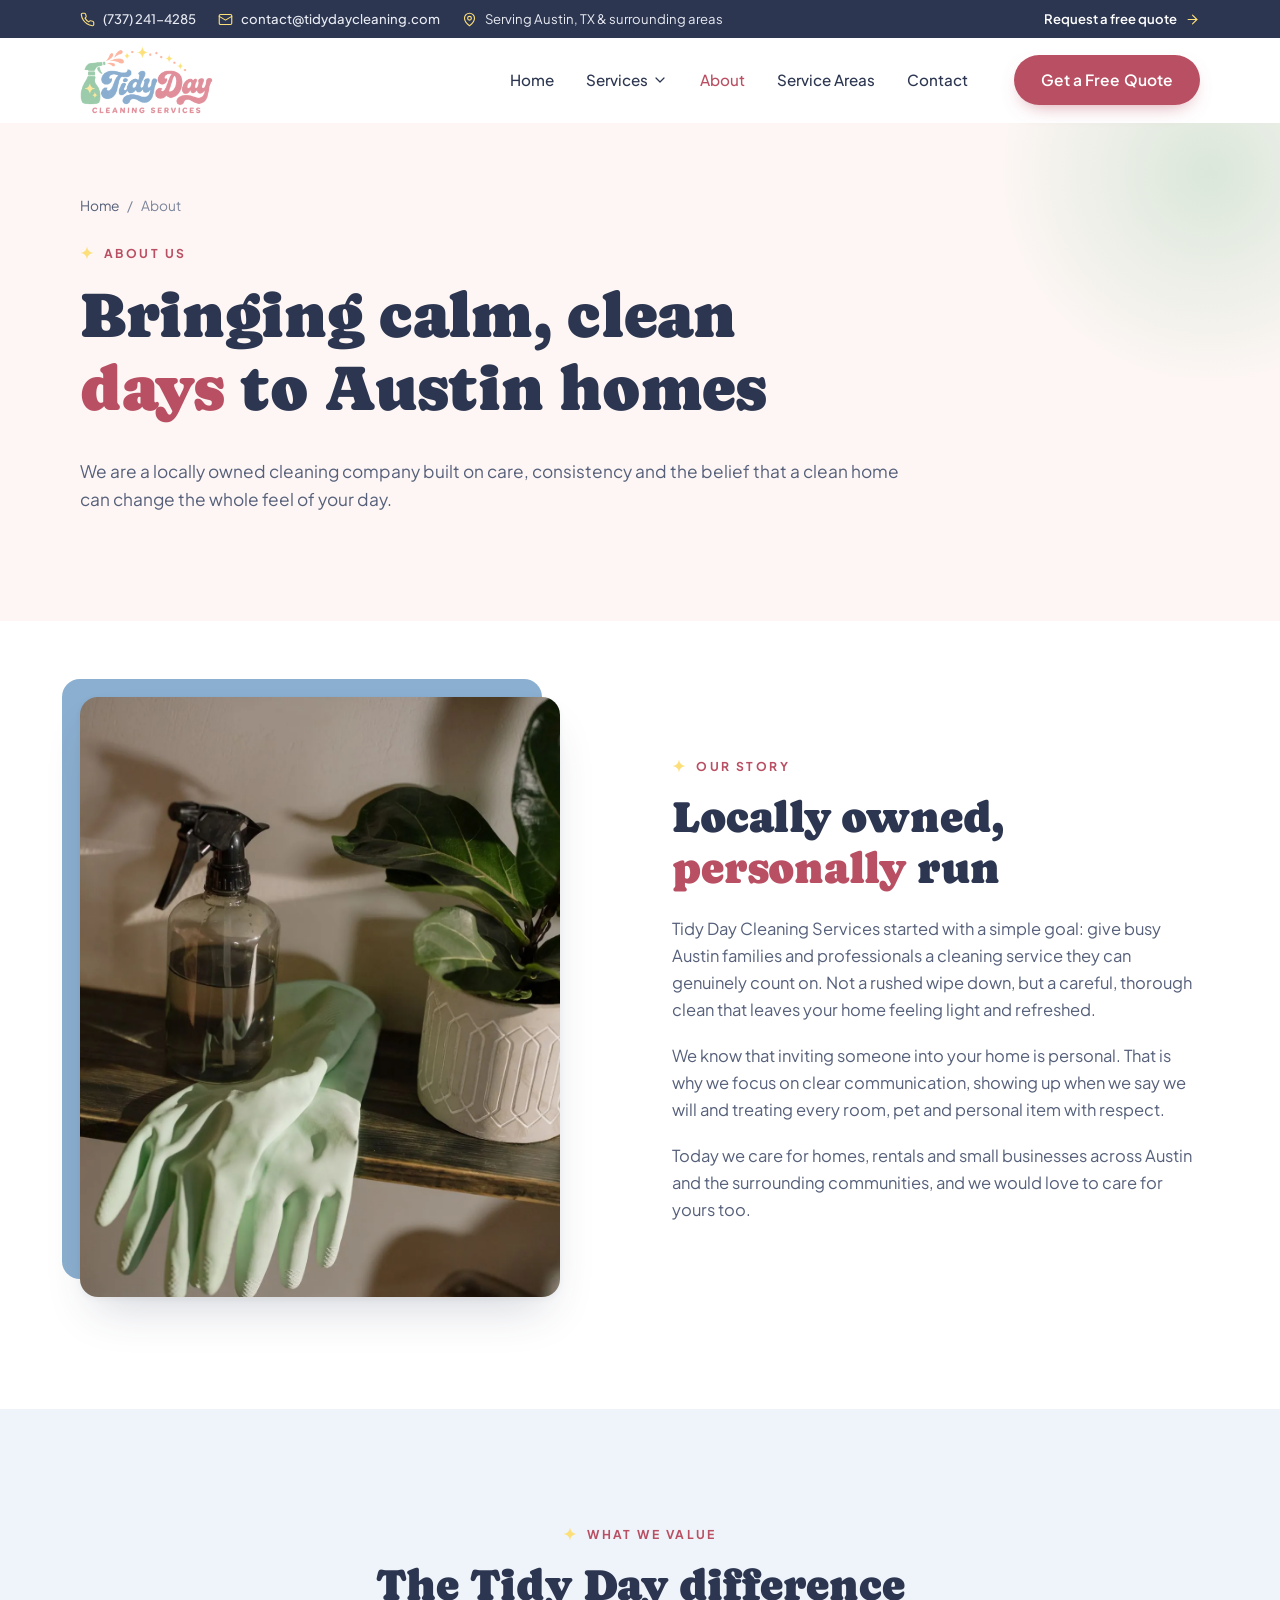
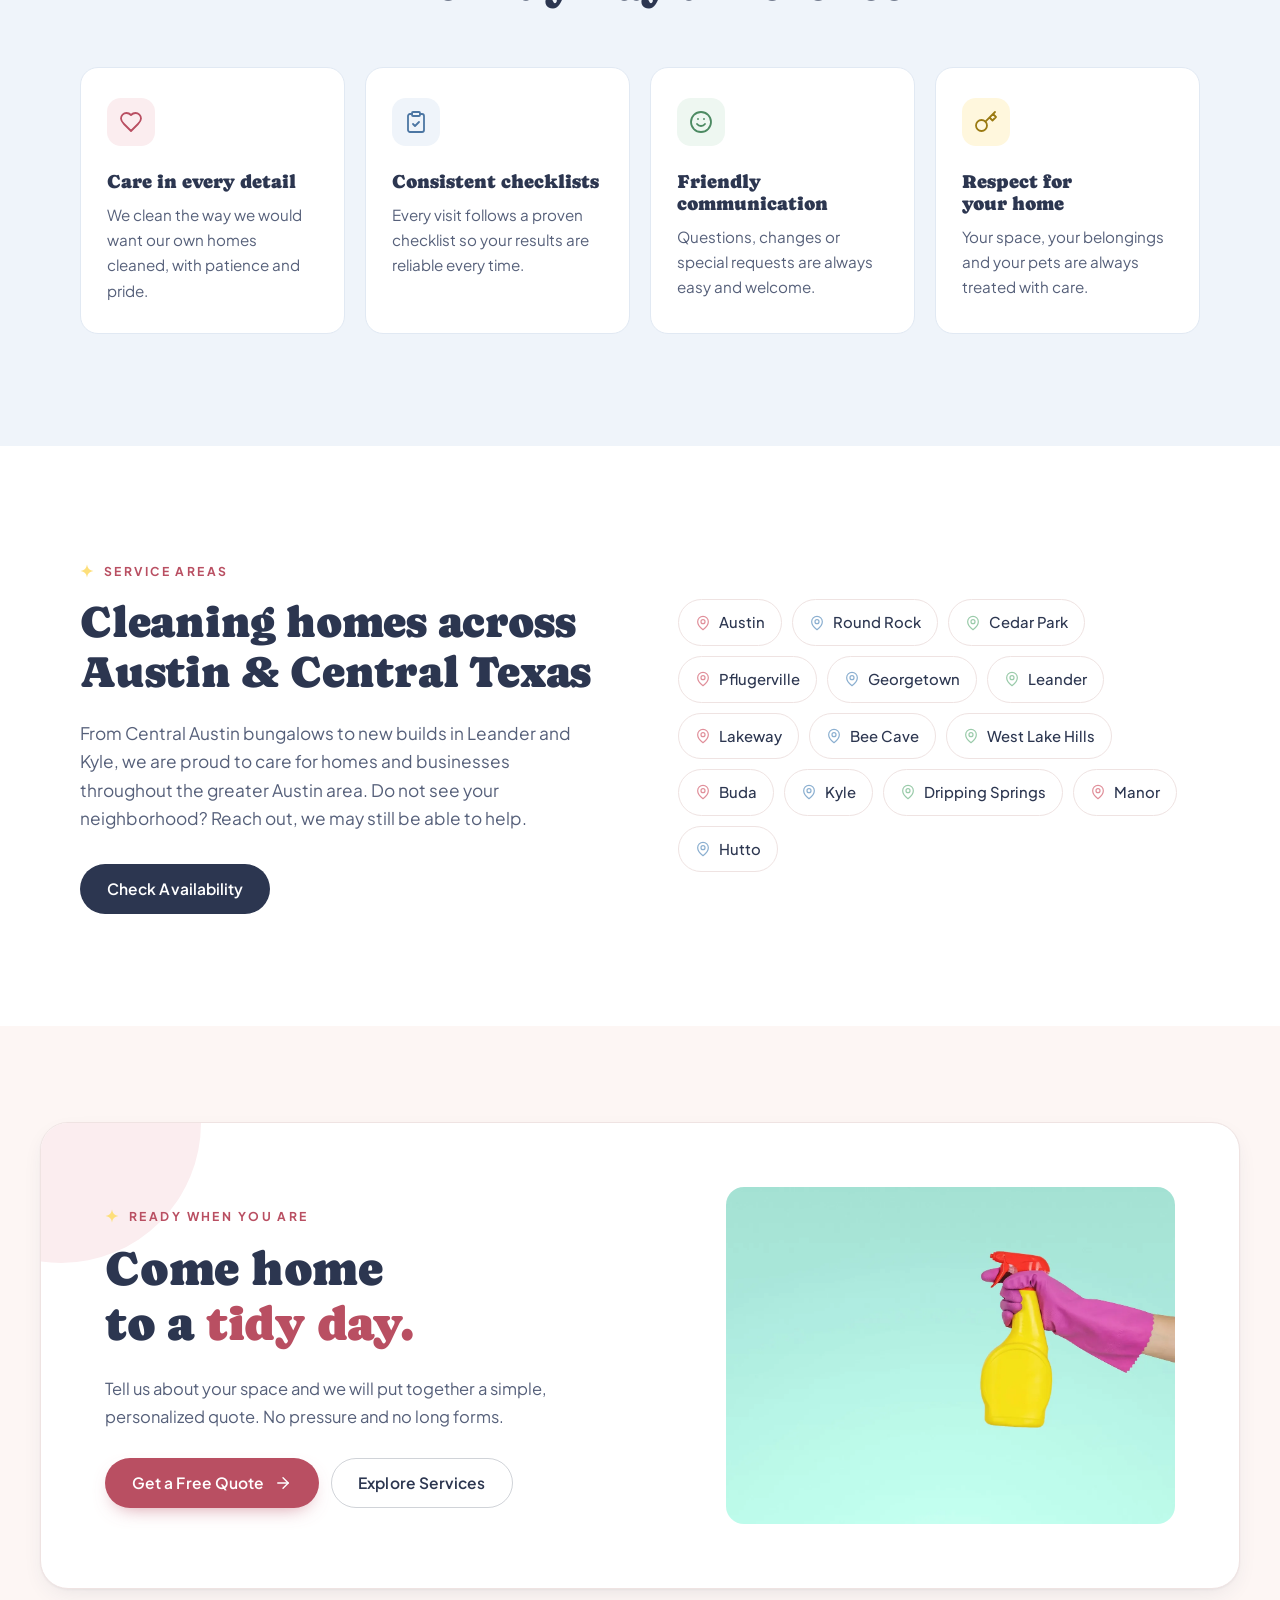
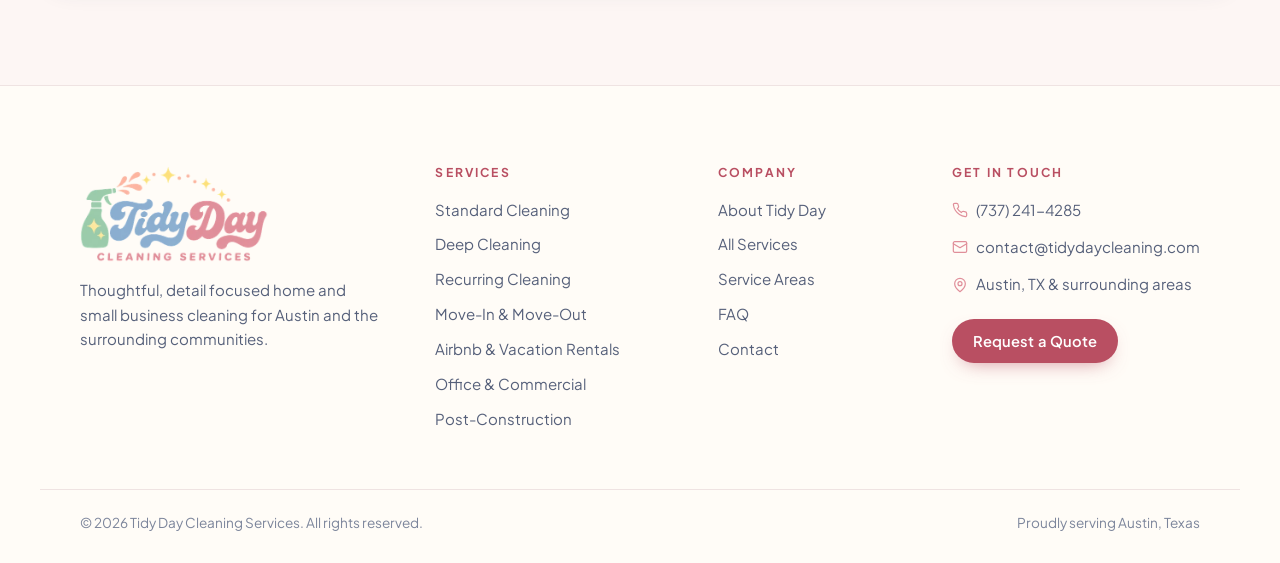
<file: about/index.html>
<!DOCTYPE html>
<html lang="en-US">
<head>
<meta charset="utf-8">
<meta name="viewport" content="width=device-width, initial-scale=1, viewport-fit=cover">
<title>About Us | Tidy Day Cleaning Services in Austin, TX</title>
<meta name="description" content="Meet Tidy Day Cleaning Services, a locally owned Austin, TX cleaning company. Detail focused, friendly and dependable.">
<link rel="canonical" href="https://www.tidydaycleaning.com/about/">
<meta name="robots" content="index, follow, max-image-preview:large">
<meta name="author" content="Tidy Day Cleaning Services">
<meta name="theme-color" content="#FDF6F4">
<meta name="geo.region" content="US-TX">
<meta name="geo.placename" content="Austin">
<meta property="og:type" content="website">
<meta property="og:site_name" content="Tidy Day Cleaning Services">
<meta property="og:title" content="About Us | Tidy Day Cleaning Services in Austin, TX">
<meta property="og:description" content="Meet Tidy Day Cleaning Services, a locally owned Austin, TX cleaning company. Detail focused, friendly and dependable.">
<meta property="og:url" content="https://www.tidydaycleaning.com/about/">
<meta property="og:image" content="https://www.tidydaycleaning.com/assets/og-tidyday-logo.jpg">
<meta property="og:image:secure_url" content="https://www.tidydaycleaning.com/assets/og-tidyday-logo.jpg">
<meta property="og:image:type" content="image/jpeg">
<meta property="og:image:width" content="1200">
<meta property="og:image:height" content="630">
<meta property="og:image:alt" content="Tidy Day Cleaning Services logo">
<meta property="og:locale" content="en_US">
<meta name="twitter:card" content="summary_large_image">
<meta name="twitter:title" content="About Us | Tidy Day Cleaning Services in Austin, TX">
<meta name="twitter:description" content="Meet Tidy Day Cleaning Services, a locally owned Austin, TX cleaning company. Detail focused, friendly and dependable.">
<meta name="twitter:image" content="https://www.tidydaycleaning.com/assets/og-tidyday-logo.jpg">
<link rel="icon" href="../favicon.ico" sizes="48x48">
<link rel="icon" type="image/png" sizes="32x32" href="../assets/favicon-32.png">
<link rel="icon" type="image/png" sizes="16x16" href="../assets/favicon-16.png">
<link rel="apple-touch-icon" href="../assets/apple-touch-icon.png">
<link rel="manifest" href="../site.webmanifest">
<link rel="preconnect" href="https://fonts.googleapis.com">
<link rel="preconnect" href="https://fonts.gstatic.com" crossorigin>
<link href="https://fonts.googleapis.com/css2?family=Caprasimo&family=Plus+Jakarta+Sans:wght@400;500;600;700&display=swap" rel="stylesheet">
<link rel="stylesheet" href="../css/styles.css?v=6">
<script type="application/ld+json">[{"@context": "https://schema.org", "@type": "HomeAndConstructionBusiness", "@id": "https://www.tidydaycleaning.com/#business", "name": "Tidy Day Cleaning Services", "description": "Home and small business cleaning in Austin, TX and surrounding areas: standard, deep, recurring, move-in and move-out, Airbnb, office and post-construction cleaning.", "url": "https://www.tidydaycleaning.com/", "logo": "https://www.tidydaycleaning.com/assets/logo.png", "image": "https://www.tidydaycleaning.com/assets/og-tidyday-logo.jpg", "email": "contact@tidydaycleaning.com", "telephone": "(737) 241-4285", "address": {"@type": "PostalAddress", "addressLocality": "Austin", "addressRegion": "TX", "addressCountry": "US"}, "areaServed": [{"@type": "City", "name": "Austin, TX"}, {"@type": "City", "name": "Round Rock, TX"}, {"@type": "City", "name": "Cedar Park, TX"}, {"@type": "City", "name": "Pflugerville, TX"}, {"@type": "City", "name": "Georgetown, TX"}, {"@type": "City", "name": "Leander, TX"}, {"@type": "City", "name": "Lakeway, TX"}, {"@type": "City", "name": "Bee Cave, TX"}, {"@type": "City", "name": "West Lake Hills, TX"}, {"@type": "City", "name": "Buda, TX"}, {"@type": "City", "name": "Kyle, TX"}, {"@type": "City", "name": "Dripping Springs, TX"}, {"@type": "City", "name": "Manor, TX"}, {"@type": "City", "name": "Hutto, TX"}], "priceRange": "$$", "hasOfferCatalog": {"@type": "OfferCatalog", "name": "Cleaning Services", "itemListElement": [{"@type": "Offer", "itemOffered": {"@type": "Service", "name": "Standard House Cleaning", "url": "https://www.tidydaycleaning.com/services/standard-cleaning/"}}, {"@type": "Offer", "itemOffered": {"@type": "Service", "name": "Deep Cleaning", "url": "https://www.tidydaycleaning.com/services/deep-cleaning/"}}, {"@type": "Offer", "itemOffered": {"@type": "Service", "name": "Recurring Cleaning", "url": "https://www.tidydaycleaning.com/services/recurring-cleaning/"}}, {"@type": "Offer", "itemOffered": {"@type": "Service", "name": "Move-In & Move-Out Cleaning", "url": "https://www.tidydaycleaning.com/services/move-in-move-out-cleaning/"}}, {"@type": "Offer", "itemOffered": {"@type": "Service", "name": "Airbnb & Vacation Rental Cleaning", "url": "https://www.tidydaycleaning.com/services/airbnb-vacation-rental-cleaning/"}}, {"@type": "Offer", "itemOffered": {"@type": "Service", "name": "Office & Commercial Cleaning", "url": "https://www.tidydaycleaning.com/services/office-commercial-cleaning/"}}, {"@type": "Offer", "itemOffered": {"@type": "Service", "name": "Post-Construction Cleaning", "url": "https://www.tidydaycleaning.com/services/post-construction-cleaning/"}}]}}, {"@context": "https://schema.org", "@type": "BreadcrumbList", "itemListElement": [{"@type": "ListItem", "position": 1, "name": "Home", "item": "https://www.tidydaycleaning.com/"}, {"@type": "ListItem", "position": 2, "name": "About", "item": "https://www.tidydaycleaning.com/about/"}]}]</script>
</head>
<body>
<a class="skip" href="#main">Skip to content</a>
<div class="topbar"><div class="wrap topbar-in"><div class="tb-left"><a class="tb-link" href="tel:+17372414285"><svg class="ic" viewBox="0 0 24 24" fill="none" stroke="currentColor" stroke-width="1.8" stroke-linecap="round" stroke-linejoin="round" aria-hidden="true"><path d="M22 16.9v3a2 2 0 0 1-2.2 2 19.8 19.8 0 0 1-8.6-3.1 19.5 19.5 0 0 1-6-6A19.8 19.8 0 0 1 2.1 4.2 2 2 0 0 1 4.1 2h3a2 2 0 0 1 2 1.7c.1.9.4 1.8.7 2.7a2 2 0 0 1-.5 2.1L8 9.8a16 16 0 0 0 6 6l1.3-1.3a2 2 0 0 1 2.1-.4c.9.3 1.8.6 2.7.7a2 2 0 0 1 1.7 2Z"/></svg> (737) 241-4285</a><a class="tb-link tb-mail" href="mailto:contact@tidydaycleaning.com"><svg class="ic" viewBox="0 0 24 24" fill="none" stroke="currentColor" stroke-width="1.8" stroke-linecap="round" stroke-linejoin="round" aria-hidden="true"><rect x="2" y="4" width="20" height="16" rx="2"/><path d="m22 7-10 6L2 7"/></svg> contact@tidydaycleaning.com</a><span class="tb-area"><svg class="ic" viewBox="0 0 24 24" fill="none" stroke="currentColor" stroke-width="1.8" stroke-linecap="round" stroke-linejoin="round" aria-hidden="true"><path d="M20 10c0 6-8 12-8 12s-8-6-8-12a8 8 0 0 1 16 0Z"/><circle cx="12" cy="10" r="3"/></svg> Serving Austin, TX &amp; surrounding areas</span></div><a href="../contact/">Request a free quote <svg class="ic" viewBox="0 0 24 24" fill="none" stroke="currentColor" stroke-width="1.8" stroke-linecap="round" stroke-linejoin="round" aria-hidden="true"><path d="M5 12h14"/><path d="m12 5 7 7-7 7"/></svg></a></div></div>
<header class="site-header" id="top">
  <div class="wrap nav">
    <a class="brand" href="../" aria-label="Tidy Day Cleaning Services home"><img src="../assets/logo-sm.webp" alt="Tidy Day Cleaning Services" width="440" height="225"></a>
    <nav class="menu" aria-label="Main">
      <a href="../">Home</a>
      <div class="has-drop">
        <a href="../services/" class="drop-trigger" aria-haspopup="true">Services <svg class="ic chev" viewBox="0 0 24 24" fill="none" stroke="currentColor" stroke-width="1.8" stroke-linecap="round" stroke-linejoin="round" aria-hidden="true"><path d="m6 9 6 6 6-6"/></svg></a>
        <div class="drop"><div class="drop-in"><a href="../services/standard-cleaning/"><svg class="ic" viewBox="0 0 24 24" fill="none" stroke="currentColor" stroke-width="1.8" stroke-linecap="round" stroke-linejoin="round" aria-hidden="true"><path d="M12 22a7 7 0 0 0 7-7c0-2-1-3.9-3-5.5s-3.5-4-4-6.5c-.5 2.5-2 4.9-4 6.5C6 11.1 5 13 5 15a7 7 0 0 0 7 7z"/></svg><span>Standard Cleaning</span></a><a href="../services/deep-cleaning/"><svg class="ic" viewBox="0 0 24 24" fill="none" stroke="currentColor" stroke-width="1.8" stroke-linecap="round" stroke-linejoin="round" aria-hidden="true"><path d="M12 3c.6 4.5 2.6 6.5 7 7-4.4.5-6.4 2.5-7 7-.6-4.5-2.6-6.5-7-7 4.4-.5 6.4-2.5 7-7Z"/><path d="M19 15c.2 1.6.9 2.3 2.5 2.5-1.6.2-2.3.9-2.5 2.5-.2-1.6-.9-2.3-2.5-2.5 1.6-.2 2.3-.9 2.5-2.5Z"/></svg><span>Deep Cleaning</span></a><a href="../services/recurring-cleaning/"><svg class="ic" viewBox="0 0 24 24" fill="none" stroke="currentColor" stroke-width="1.8" stroke-linecap="round" stroke-linejoin="round" aria-hidden="true"><path d="m17 2 4 4-4 4"/><path d="M3 11v-1a4 4 0 0 1 4-4h14"/><path d="m7 22-4-4 4-4"/><path d="M21 13v1a4 4 0 0 1-4 4H3"/></svg><span>Recurring Cleaning</span></a><a href="../services/move-in-move-out-cleaning/"><svg class="ic" viewBox="0 0 24 24" fill="none" stroke="currentColor" stroke-width="1.8" stroke-linecap="round" stroke-linejoin="round" aria-hidden="true"><path d="M21 16V8a2 2 0 0 0-1-1.7l-7-4a2 2 0 0 0-2 0l-7 4A2 2 0 0 0 3 8v8a2 2 0 0 0 1 1.7l7 4a2 2 0 0 0 2 0l7-4a2 2 0 0 0 1-1.7z"/><path d="M3.3 7 12 12l8.7-5M12 22V12"/></svg><span>Move-In &amp; Move-Out</span></a><a href="../services/airbnb-vacation-rental-cleaning/"><svg class="ic" viewBox="0 0 24 24" fill="none" stroke="currentColor" stroke-width="1.8" stroke-linecap="round" stroke-linejoin="round" aria-hidden="true"><path d="M2 4v16M2 8h18a2 2 0 0 1 2 2v10M2 17h20M6 8v9"/></svg><span>Airbnb &amp; Vacation Rentals</span></a><a href="../services/office-commercial-cleaning/"><svg class="ic" viewBox="0 0 24 24" fill="none" stroke="currentColor" stroke-width="1.8" stroke-linecap="round" stroke-linejoin="round" aria-hidden="true"><rect x="4" y="2" width="16" height="20" rx="2"/><path d="M9 22v-4h6v4M8 6h.01M12 6h.01M16 6h.01M8 10h.01M12 10h.01M16 10h.01M8 14h.01M12 14h.01M16 14h.01"/></svg><span>Office &amp; Commercial</span></a><a href="../services/post-construction-cleaning/"><svg class="ic" viewBox="0 0 24 24" fill="none" stroke="currentColor" stroke-width="1.8" stroke-linecap="round" stroke-linejoin="round" aria-hidden="true"><path d="m15 12-8.5 8.5a2.1 2.1 0 0 1-3-3L12 9"/><path d="M17.6 15 22 10.6"/><path d="m20.9 11.7-1.2-1.2c-.6-.6-1-1.4-1-2.3v-.8L16 4.6A5.6 5.6 0 0 0 12.1 3H9l.9.8A6.2 6.2 0 0 1 12 8.4V10l2 2h2.5l2.3 1.9"/></svg><span>Post-Construction</span></a><a class="drop-all" href="../services/">View all services <svg class="ic" viewBox="0 0 24 24" fill="none" stroke="currentColor" stroke-width="1.8" stroke-linecap="round" stroke-linejoin="round" aria-hidden="true"><path d="M5 12h14"/><path d="m12 5 7 7-7 7"/></svg></a></div></div>
      </div>
      <a href="../about/" aria-current="page">About</a>
      <a href="../#areas">Service Areas</a>
      <a href="../contact/">Contact</a>
    </nav>
    <a class="btn btn-rose nav-cta" href="../contact/">Get a Free Quote</a>
    <button class="burger" aria-label="Open menu" aria-expanded="false" aria-controls="mnav"><svg class="ic" viewBox="0 0 24 24" fill="none" stroke="currentColor" stroke-width="1.8" stroke-linecap="round" stroke-linejoin="round" aria-hidden="true"><path d="M4 7h16M4 12h16M4 17h16"/></svg></button>
  </div>
  <div class="mnav" id="mnav" hidden>
    <a href="../">Home</a>
    <p class="mnav-label">Services</p>
    <div class="mnav-sub"><a href="../services/standard-cleaning/">Standard Cleaning</a><a href="../services/deep-cleaning/">Deep Cleaning</a><a href="../services/recurring-cleaning/">Recurring Cleaning</a><a href="../services/move-in-move-out-cleaning/">Move-In &amp; Move-Out</a><a href="../services/airbnb-vacation-rental-cleaning/">Airbnb &amp; Vacation Rentals</a><a href="../services/office-commercial-cleaning/">Office &amp; Commercial</a><a href="../services/post-construction-cleaning/">Post-Construction</a></div>
    <a href="../about/">About</a>
    <a href="../#areas">Service Areas</a>
    <a href="../contact/">Contact</a>
    <a class="btn btn-rose" href="../contact/">Get a Free Quote</a>
    <a class="btn btn-ghost" href="tel:+17372414285"><svg class="ic" viewBox="0 0 24 24" fill="none" stroke="currentColor" stroke-width="1.8" stroke-linecap="round" stroke-linejoin="round" aria-hidden="true"><path d="M22 16.9v3a2 2 0 0 1-2.2 2 19.8 19.8 0 0 1-8.6-3.1 19.5 19.5 0 0 1-6-6A19.8 19.8 0 0 1 2.1 4.2 2 2 0 0 1 4.1 2h3a2 2 0 0 1 2 1.7c.1.9.4 1.8.7 2.7a2 2 0 0 1-.5 2.1L8 9.8a16 16 0 0 0 6 6l1.3-1.3a2 2 0 0 1 2.1-.4c.9.3 1.8.6 2.7.7a2 2 0 0 1 1.7 2Z"/></svg> Call (737) 241-4285</a>
  </div>
</header>
<main id="main">
<section class="page-hero">
  <div class="wrap page-hero-in">
    <nav class="crumbs" aria-label="Breadcrumb"><a href="../">Home</a><span>/</span><span aria-current="page">About</span></nav>
    <p class="eyebrow"><svg class="spark" viewBox="0 0 24 24" aria-hidden="true"><path d="M12 1c.9 6.6 4.4 10.1 11 11-6.6.9-10.1 4.4-11 11-.9-6.6-4.4-10.1-11-11 6.6-.9 10.1-4.4 11-11Z"/></svg><span>About us</span></p>
    <h1>Bringing calm, clean <em>days</em> to Austin homes</h1>
    <p class="lede">We are a locally owned cleaning company built on care, consistency and the belief that a clean home can change the whole feel of your day.</p>
  </div>
</section>
<section class="section pt-0">
  <div class="wrap split">
    <div class="split-media"><div class="frame frame-sky"><img class="" src="../assets/img/about-gloves.webp" alt="Mint green cleaning gloves and a spray bottle resting beside a potted plant" width="800" height="1067" loading="lazy" decoding="async"></div></div>
    <div class="split-copy">
      <p class="eyebrow"><svg class="spark" viewBox="0 0 24 24" aria-hidden="true"><path d="M12 1c.9 6.6 4.4 10.1 11 11-6.6.9-10.1 4.4-11 11-.9-6.6-4.4-10.1-11-11 6.6-.9 10.1-4.4 11-11Z"/></svg><span>Our story</span></p>
      <h2>Locally owned, <em>personally</em> run</h2>
      <p>Tidy Day Cleaning Services started with a simple goal: give busy Austin families and professionals a cleaning service they can genuinely count on. Not a rushed wipe down, but a careful, thorough clean that leaves your home feeling light and refreshed.</p>
      <p>We know that inviting someone into your home is personal. That is why we focus on clear communication, showing up when we say we will and treating every room, pet and personal item with respect.</p>
      <p>Today we care for homes, rentals and small businesses across Austin and the surrounding communities, and we would love to care for yours too.</p>
    </div>
  </div>
</section>
<section class="section tint-sky">
  <div class="wrap">
    <div class="sec-head center"><p class="eyebrow"><svg class="spark" viewBox="0 0 24 24" aria-hidden="true"><path d="M12 1c.9 6.6 4.4 10.1 11 11-6.6.9-10.1 4.4-11 11-.9-6.6-4.4-10.1-11-11 6.6-.9 10.1-4.4 11-11Z"/></svg><span>What we value</span></p><h2>The Tidy Day difference</h2></div>
    <div class="values">
      <div><svg class="ic" viewBox="0 0 24 24" fill="none" stroke="currentColor" stroke-width="1.8" stroke-linecap="round" stroke-linejoin="round" aria-hidden="true"><path d="M19 14c1.5-1.5 3-3.2 3-5.5A5.5 5.5 0 0 0 16.5 3c-1.8 0-3 .5-4.5 2-1.5-1.5-2.7-2-4.5-2A5.5 5.5 0 0 0 2 8.5c0 2.3 1.5 4 3 5.5l7 7Z"/></svg><h3>Care in every detail</h3><p>We clean the way we would want our own homes cleaned, with patience and pride.</p></div>
      <div><svg class="ic" viewBox="0 0 24 24" fill="none" stroke="currentColor" stroke-width="1.8" stroke-linecap="round" stroke-linejoin="round" aria-hidden="true"><rect x="8" y="2" width="8" height="4" rx="1"/><path d="M16 4h2a2 2 0 0 1 2 2v14a2 2 0 0 1-2 2H6a2 2 0 0 1-2-2V6a2 2 0 0 1 2-2h2"/><path d="m9 14 2 2 4-4"/></svg><h3>Consistent checklists</h3><p>Every visit follows a proven checklist so your results are reliable every time.</p></div>
      <div><svg class="ic" viewBox="0 0 24 24" fill="none" stroke="currentColor" stroke-width="1.8" stroke-linecap="round" stroke-linejoin="round" aria-hidden="true"><circle cx="12" cy="12" r="10"/><path d="M8 14s1.5 2 4 2 4-2 4-2M9 9h.01M15 9h.01"/></svg><h3>Friendly communication</h3><p>Questions, changes or special requests are always easy and welcome.</p></div>
      <div><svg class="ic" viewBox="0 0 24 24" fill="none" stroke="currentColor" stroke-width="1.8" stroke-linecap="round" stroke-linejoin="round" aria-hidden="true"><circle cx="7.5" cy="15.5" r="5.5"/><path d="m21 2-9.6 9.6M15.5 7.5l3 3L22 7l-3-3"/></svg><h3>Respect for your home</h3><p>Your space, your belongings and your pets are always treated with care.</p></div>
    </div>
  </div>
</section>
<section class="section areas" id="areas">
  <div class="wrap areas-in">
    <div>
      <p class="eyebrow"><svg class="spark" viewBox="0 0 24 24" aria-hidden="true"><path d="M12 1c.9 6.6 4.4 10.1 11 11-6.6.9-10.1 4.4-11 11-.9-6.6-4.4-10.1-11-11 6.6-.9 10.1-4.4 11-11Z"/></svg><span>Service areas</span></p>
      <h2>Cleaning homes across Austin &amp; Central Texas</h2>
      <p class="lede">From Central Austin bungalows to new builds in Leander and Kyle, we are proud to care for homes and businesses throughout the greater Austin area. Do not see your neighborhood? Reach out, we may still be able to help.</p>
      <a class="btn btn-ink" href="../contact/">Check Availability</a>
    </div>
    <ul class="chips"><li><svg class="ic" viewBox="0 0 24 24" fill="none" stroke="currentColor" stroke-width="1.8" stroke-linecap="round" stroke-linejoin="round" aria-hidden="true"><path d="M20 10c0 6-8 12-8 12s-8-6-8-12a8 8 0 0 1 16 0Z"/><circle cx="12" cy="10" r="3"/></svg>Austin</li><li><svg class="ic" viewBox="0 0 24 24" fill="none" stroke="currentColor" stroke-width="1.8" stroke-linecap="round" stroke-linejoin="round" aria-hidden="true"><path d="M20 10c0 6-8 12-8 12s-8-6-8-12a8 8 0 0 1 16 0Z"/><circle cx="12" cy="10" r="3"/></svg>Round Rock</li><li><svg class="ic" viewBox="0 0 24 24" fill="none" stroke="currentColor" stroke-width="1.8" stroke-linecap="round" stroke-linejoin="round" aria-hidden="true"><path d="M20 10c0 6-8 12-8 12s-8-6-8-12a8 8 0 0 1 16 0Z"/><circle cx="12" cy="10" r="3"/></svg>Cedar Park</li><li><svg class="ic" viewBox="0 0 24 24" fill="none" stroke="currentColor" stroke-width="1.8" stroke-linecap="round" stroke-linejoin="round" aria-hidden="true"><path d="M20 10c0 6-8 12-8 12s-8-6-8-12a8 8 0 0 1 16 0Z"/><circle cx="12" cy="10" r="3"/></svg>Pflugerville</li><li><svg class="ic" viewBox="0 0 24 24" fill="none" stroke="currentColor" stroke-width="1.8" stroke-linecap="round" stroke-linejoin="round" aria-hidden="true"><path d="M20 10c0 6-8 12-8 12s-8-6-8-12a8 8 0 0 1 16 0Z"/><circle cx="12" cy="10" r="3"/></svg>Georgetown</li><li><svg class="ic" viewBox="0 0 24 24" fill="none" stroke="currentColor" stroke-width="1.8" stroke-linecap="round" stroke-linejoin="round" aria-hidden="true"><path d="M20 10c0 6-8 12-8 12s-8-6-8-12a8 8 0 0 1 16 0Z"/><circle cx="12" cy="10" r="3"/></svg>Leander</li><li><svg class="ic" viewBox="0 0 24 24" fill="none" stroke="currentColor" stroke-width="1.8" stroke-linecap="round" stroke-linejoin="round" aria-hidden="true"><path d="M20 10c0 6-8 12-8 12s-8-6-8-12a8 8 0 0 1 16 0Z"/><circle cx="12" cy="10" r="3"/></svg>Lakeway</li><li><svg class="ic" viewBox="0 0 24 24" fill="none" stroke="currentColor" stroke-width="1.8" stroke-linecap="round" stroke-linejoin="round" aria-hidden="true"><path d="M20 10c0 6-8 12-8 12s-8-6-8-12a8 8 0 0 1 16 0Z"/><circle cx="12" cy="10" r="3"/></svg>Bee Cave</li><li><svg class="ic" viewBox="0 0 24 24" fill="none" stroke="currentColor" stroke-width="1.8" stroke-linecap="round" stroke-linejoin="round" aria-hidden="true"><path d="M20 10c0 6-8 12-8 12s-8-6-8-12a8 8 0 0 1 16 0Z"/><circle cx="12" cy="10" r="3"/></svg>West Lake Hills</li><li><svg class="ic" viewBox="0 0 24 24" fill="none" stroke="currentColor" stroke-width="1.8" stroke-linecap="round" stroke-linejoin="round" aria-hidden="true"><path d="M20 10c0 6-8 12-8 12s-8-6-8-12a8 8 0 0 1 16 0Z"/><circle cx="12" cy="10" r="3"/></svg>Buda</li><li><svg class="ic" viewBox="0 0 24 24" fill="none" stroke="currentColor" stroke-width="1.8" stroke-linecap="round" stroke-linejoin="round" aria-hidden="true"><path d="M20 10c0 6-8 12-8 12s-8-6-8-12a8 8 0 0 1 16 0Z"/><circle cx="12" cy="10" r="3"/></svg>Kyle</li><li><svg class="ic" viewBox="0 0 24 24" fill="none" stroke="currentColor" stroke-width="1.8" stroke-linecap="round" stroke-linejoin="round" aria-hidden="true"><path d="M20 10c0 6-8 12-8 12s-8-6-8-12a8 8 0 0 1 16 0Z"/><circle cx="12" cy="10" r="3"/></svg>Dripping Springs</li><li><svg class="ic" viewBox="0 0 24 24" fill="none" stroke="currentColor" stroke-width="1.8" stroke-linecap="round" stroke-linejoin="round" aria-hidden="true"><path d="M20 10c0 6-8 12-8 12s-8-6-8-12a8 8 0 0 1 16 0Z"/><circle cx="12" cy="10" r="3"/></svg>Manor</li><li><svg class="ic" viewBox="0 0 24 24" fill="none" stroke="currentColor" stroke-width="1.8" stroke-linecap="round" stroke-linejoin="round" aria-hidden="true"><path d="M20 10c0 6-8 12-8 12s-8-6-8-12a8 8 0 0 1 16 0Z"/><circle cx="12" cy="10" r="3"/></svg>Hutto</li></ul>
  </div>
</section>
<section class="cta-band">
  <div class="wrap cta-in">
    <div class="cta-copy">
      <p class="eyebrow"><svg class="spark" viewBox="0 0 24 24" aria-hidden="true"><path d="M12 1c.9 6.6 4.4 10.1 11 11-6.6.9-10.1 4.4-11 11-.9-6.6-4.4-10.1-11-11 6.6-.9 10.1-4.4 11-11Z"/></svg><span>Ready when you are</span></p>
      <h2>Come home to a <em>tidy day.</em></h2>
      <p>Tell us about your space and we will put together a simple, personalized quote. No pressure and no long forms.</p>
      <div class="btns"><a class="btn btn-rose" href="../contact/">Get a Free Quote <svg class="ic" viewBox="0 0 24 24" fill="none" stroke="currentColor" stroke-width="1.8" stroke-linecap="round" stroke-linejoin="round" aria-hidden="true"><path d="M5 12h14"/><path d="m12 5 7 7-7 7"/></svg></a><a class="btn btn-ghost" href="../services/">Explore Services</a></div>
    </div>
    <div class="cta-media"><img class="" src="../assets/img/cta-supplies.webp" alt="Pink gloved hand holding a yellow spray bottle against a mint background" width="800" height="533" loading="lazy" decoding="async"></div>
  </div>
</section>
</main>
<footer class="site-footer">
  <div class="wrap foot-grid">
    <div class="foot-brand">
      <a href="../" class="foot-logo"><img src="../assets/logo-sm.webp" alt="Tidy Day Cleaning Services" width="440" height="225" loading="lazy"></a>
      <p>Thoughtful, detail focused home and small business cleaning for Austin and the surrounding communities.</p>
    </div>
    <div><h3>Services</h3><ul><li><a href="../services/standard-cleaning/">Standard Cleaning</a></li><li><a href="../services/deep-cleaning/">Deep Cleaning</a></li><li><a href="../services/recurring-cleaning/">Recurring Cleaning</a></li><li><a href="../services/move-in-move-out-cleaning/">Move-In &amp; Move-Out</a></li><li><a href="../services/airbnb-vacation-rental-cleaning/">Airbnb &amp; Vacation Rentals</a></li><li><a href="../services/office-commercial-cleaning/">Office &amp; Commercial</a></li><li><a href="../services/post-construction-cleaning/">Post-Construction</a></li></ul></div>
    <div><h3>Company</h3><ul><li><a href="../about/">About Tidy Day</a></li><li><a href="../services/">All Services</a></li><li><a href="../#areas">Service Areas</a></li><li><a href="../#faq">FAQ</a></li><li><a href="../contact/">Contact</a></li></ul></div>
    <div><h3>Get in Touch</h3><ul class="foot-contact"><li><a href="tel:+17372414285"><svg class="ic" viewBox="0 0 24 24" fill="none" stroke="currentColor" stroke-width="1.8" stroke-linecap="round" stroke-linejoin="round" aria-hidden="true"><path d="M22 16.9v3a2 2 0 0 1-2.2 2 19.8 19.8 0 0 1-8.6-3.1 19.5 19.5 0 0 1-6-6A19.8 19.8 0 0 1 2.1 4.2 2 2 0 0 1 4.1 2h3a2 2 0 0 1 2 1.7c.1.9.4 1.8.7 2.7a2 2 0 0 1-.5 2.1L8 9.8a16 16 0 0 0 6 6l1.3-1.3a2 2 0 0 1 2.1-.4c.9.3 1.8.6 2.7.7a2 2 0 0 1 1.7 2Z"/></svg> (737) 241-4285</a></li><li><a href="mailto:contact@tidydaycleaning.com"><svg class="ic" viewBox="0 0 24 24" fill="none" stroke="currentColor" stroke-width="1.8" stroke-linecap="round" stroke-linejoin="round" aria-hidden="true"><rect x="2" y="4" width="20" height="16" rx="2"/><path d="m22 7-10 6L2 7"/></svg> contact@tidydaycleaning.com</a></li><li><span><svg class="ic" viewBox="0 0 24 24" fill="none" stroke="currentColor" stroke-width="1.8" stroke-linecap="round" stroke-linejoin="round" aria-hidden="true"><path d="M20 10c0 6-8 12-8 12s-8-6-8-12a8 8 0 0 1 16 0Z"/><circle cx="12" cy="10" r="3"/></svg> Austin, TX &amp; surrounding areas</span></li></ul><a class="btn btn-rose btn-sm" href="../contact/">Request a Quote</a></div>
  </div>
  <div class="wrap foot-bottom"><p>&copy; <span data-year>2026</span> Tidy Day Cleaning Services. All rights reserved.</p><p>Proudly serving Austin, Texas</p></div>
</footer>
<a class="mobile-cta" href="../contact/"><svg class="ic" viewBox="0 0 24 24" fill="none" stroke="currentColor" stroke-width="1.8" stroke-linecap="round" stroke-linejoin="round" aria-hidden="true"><path d="M12 3c.6 4.5 2.6 6.5 7 7-4.4.5-6.4 2.5-7 7-.6-4.5-2.6-6.5-7-7 4.4-.5 6.4-2.5 7-7Z"/><path d="M19 15c.2 1.6.9 2.3 2.5 2.5-1.6.2-2.3.9-2.5 2.5-.2-1.6-.9-2.3-2.5-2.5 1.6-.2 2.3-.9 2.5-2.5Z"/></svg> Get a Free Quote</a>
<script>window.TD_EMAIL="contact@tidydaycleaning.com";</script>
<script src="../js/main.js?v=6" defer></script>
</body>
</html>
</file>
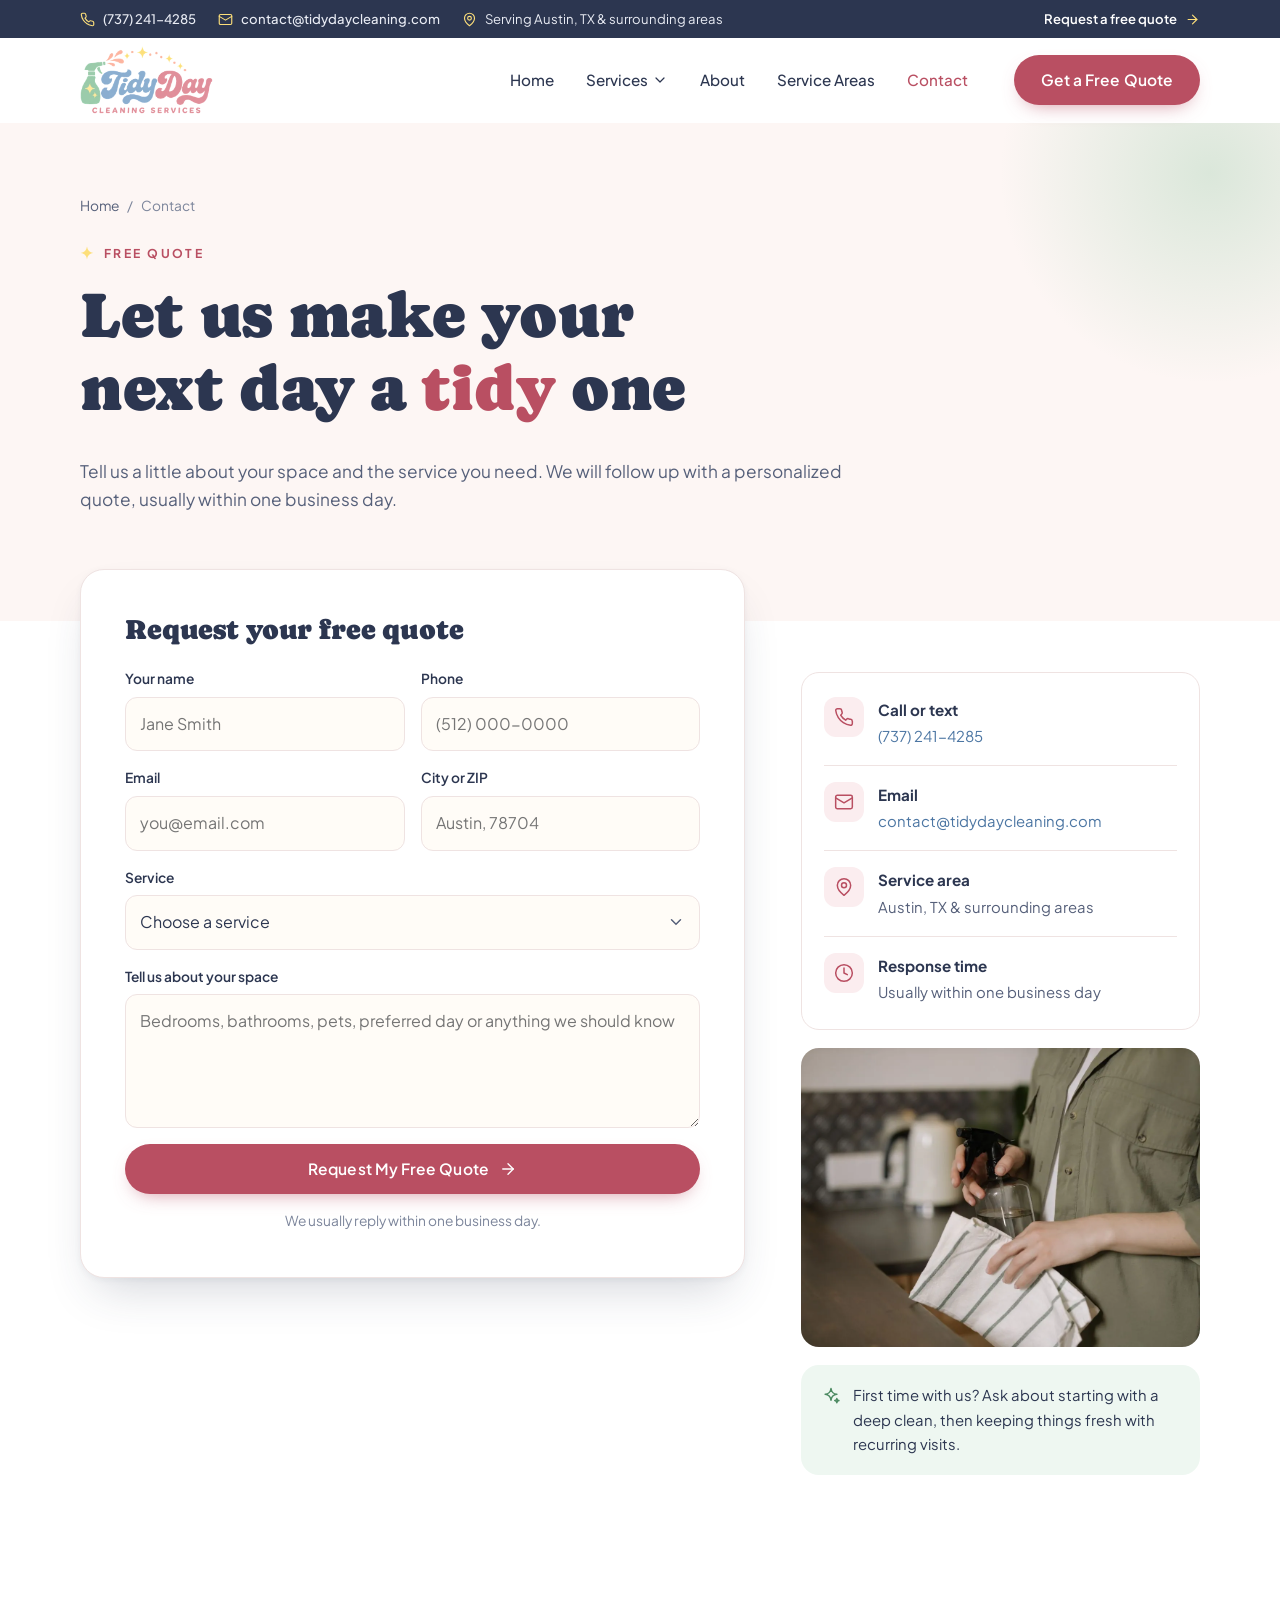
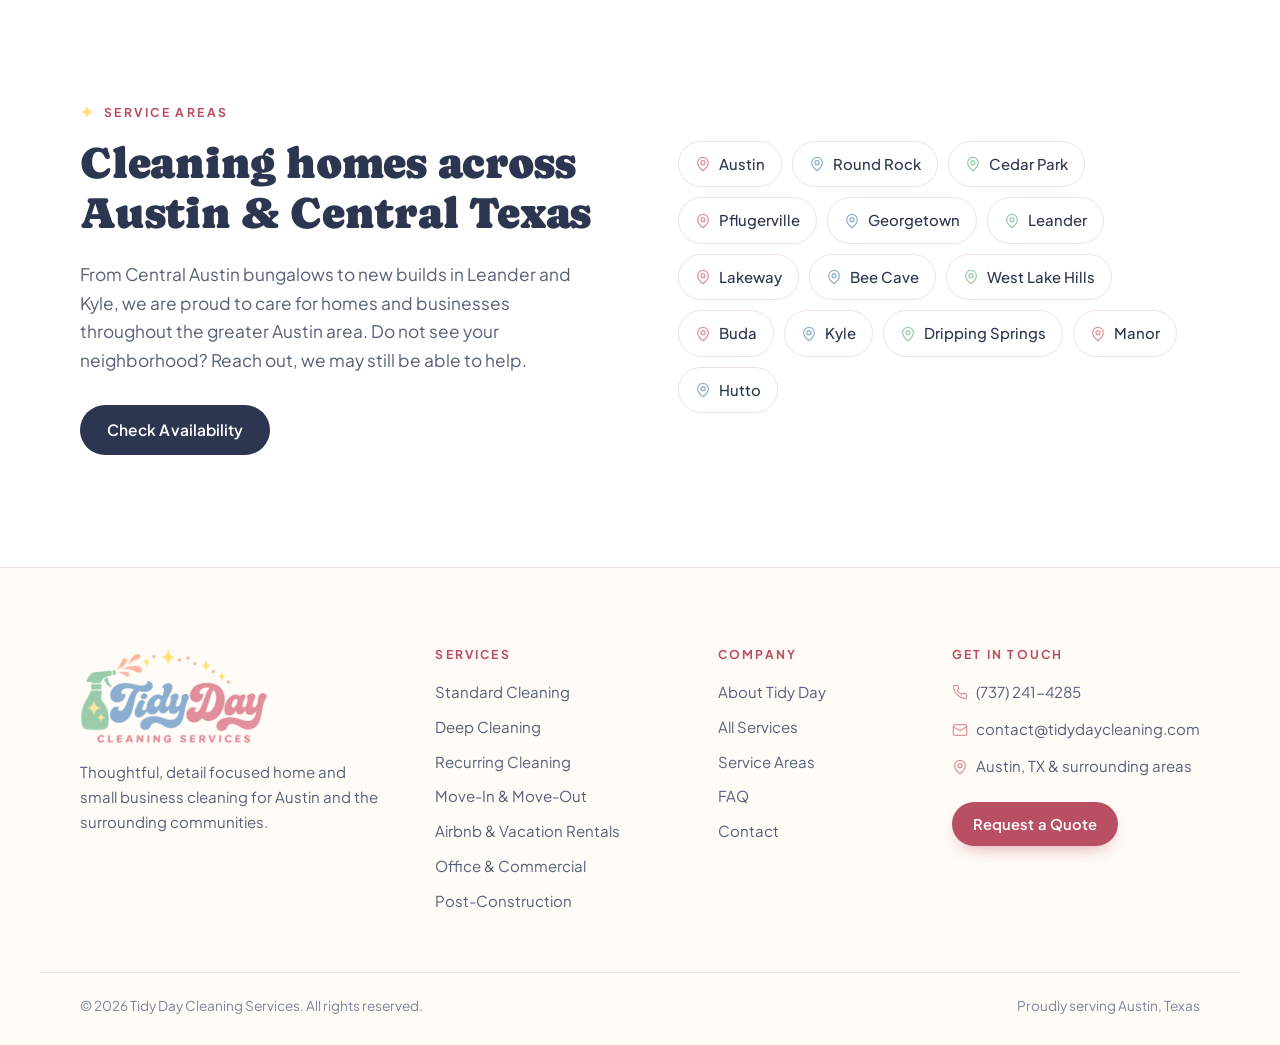
<file: contact/index.html>
<!DOCTYPE html>
<html lang="en-US">
<head>
<meta charset="utf-8">
<meta name="viewport" content="width=device-width, initial-scale=1, viewport-fit=cover">
<title>Contact Us &amp; Free Quote | Tidy Day Cleaning Services</title>
<meta name="description" content="Request a free house cleaning quote from Tidy Day Cleaning Services in Austin, TX. Standard, deep, recurring, move-out, Airbnb, office and post-construction cleaning.">
<link rel="canonical" href="https://www.tidydaycleaning.com/contact/">
<meta name="robots" content="index, follow, max-image-preview:large">
<meta name="author" content="Tidy Day Cleaning Services">
<meta name="theme-color" content="#FDF6F4">
<meta name="geo.region" content="US-TX">
<meta name="geo.placename" content="Austin">
<meta property="og:type" content="website">
<meta property="og:site_name" content="Tidy Day Cleaning Services">
<meta property="og:title" content="Contact Us &amp; Free Quote | Tidy Day Cleaning Services">
<meta property="og:description" content="Request a free house cleaning quote from Tidy Day Cleaning Services in Austin, TX. Standard, deep, recurring, move-out, Airbnb, office and post-construction cleaning.">
<meta property="og:url" content="https://www.tidydaycleaning.com/contact/">
<meta property="og:image" content="https://www.tidydaycleaning.com/assets/og-tidyday-logo.jpg">
<meta property="og:image:secure_url" content="https://www.tidydaycleaning.com/assets/og-tidyday-logo.jpg">
<meta property="og:image:type" content="image/jpeg">
<meta property="og:image:width" content="1200">
<meta property="og:image:height" content="630">
<meta property="og:image:alt" content="Tidy Day Cleaning Services logo">
<meta property="og:locale" content="en_US">
<meta name="twitter:card" content="summary_large_image">
<meta name="twitter:title" content="Contact Us &amp; Free Quote | Tidy Day Cleaning Services">
<meta name="twitter:description" content="Request a free house cleaning quote from Tidy Day Cleaning Services in Austin, TX. Standard, deep, recurring, move-out, Airbnb, office and post-construction cleaning.">
<meta name="twitter:image" content="https://www.tidydaycleaning.com/assets/og-tidyday-logo.jpg">
<link rel="icon" href="../favicon.ico" sizes="48x48">
<link rel="icon" type="image/png" sizes="32x32" href="../assets/favicon-32.png">
<link rel="icon" type="image/png" sizes="16x16" href="../assets/favicon-16.png">
<link rel="apple-touch-icon" href="../assets/apple-touch-icon.png">
<link rel="manifest" href="../site.webmanifest">
<link rel="preconnect" href="https://fonts.googleapis.com">
<link rel="preconnect" href="https://fonts.gstatic.com" crossorigin>
<link href="https://fonts.googleapis.com/css2?family=Caprasimo&family=Plus+Jakarta+Sans:wght@400;500;600;700&display=swap" rel="stylesheet">
<link rel="stylesheet" href="../css/styles.css?v=6">
<script type="application/ld+json">[{"@context": "https://schema.org", "@type": "HomeAndConstructionBusiness", "@id": "https://www.tidydaycleaning.com/#business", "name": "Tidy Day Cleaning Services", "description": "Home and small business cleaning in Austin, TX and surrounding areas: standard, deep, recurring, move-in and move-out, Airbnb, office and post-construction cleaning.", "url": "https://www.tidydaycleaning.com/", "logo": "https://www.tidydaycleaning.com/assets/logo.png", "image": "https://www.tidydaycleaning.com/assets/og-tidyday-logo.jpg", "email": "contact@tidydaycleaning.com", "telephone": "(737) 241-4285", "address": {"@type": "PostalAddress", "addressLocality": "Austin", "addressRegion": "TX", "addressCountry": "US"}, "areaServed": [{"@type": "City", "name": "Austin, TX"}, {"@type": "City", "name": "Round Rock, TX"}, {"@type": "City", "name": "Cedar Park, TX"}, {"@type": "City", "name": "Pflugerville, TX"}, {"@type": "City", "name": "Georgetown, TX"}, {"@type": "City", "name": "Leander, TX"}, {"@type": "City", "name": "Lakeway, TX"}, {"@type": "City", "name": "Bee Cave, TX"}, {"@type": "City", "name": "West Lake Hills, TX"}, {"@type": "City", "name": "Buda, TX"}, {"@type": "City", "name": "Kyle, TX"}, {"@type": "City", "name": "Dripping Springs, TX"}, {"@type": "City", "name": "Manor, TX"}, {"@type": "City", "name": "Hutto, TX"}], "priceRange": "$$", "hasOfferCatalog": {"@type": "OfferCatalog", "name": "Cleaning Services", "itemListElement": [{"@type": "Offer", "itemOffered": {"@type": "Service", "name": "Standard House Cleaning", "url": "https://www.tidydaycleaning.com/services/standard-cleaning/"}}, {"@type": "Offer", "itemOffered": {"@type": "Service", "name": "Deep Cleaning", "url": "https://www.tidydaycleaning.com/services/deep-cleaning/"}}, {"@type": "Offer", "itemOffered": {"@type": "Service", "name": "Recurring Cleaning", "url": "https://www.tidydaycleaning.com/services/recurring-cleaning/"}}, {"@type": "Offer", "itemOffered": {"@type": "Service", "name": "Move-In & Move-Out Cleaning", "url": "https://www.tidydaycleaning.com/services/move-in-move-out-cleaning/"}}, {"@type": "Offer", "itemOffered": {"@type": "Service", "name": "Airbnb & Vacation Rental Cleaning", "url": "https://www.tidydaycleaning.com/services/airbnb-vacation-rental-cleaning/"}}, {"@type": "Offer", "itemOffered": {"@type": "Service", "name": "Office & Commercial Cleaning", "url": "https://www.tidydaycleaning.com/services/office-commercial-cleaning/"}}, {"@type": "Offer", "itemOffered": {"@type": "Service", "name": "Post-Construction Cleaning", "url": "https://www.tidydaycleaning.com/services/post-construction-cleaning/"}}]}}, {"@context": "https://schema.org", "@type": "BreadcrumbList", "itemListElement": [{"@type": "ListItem", "position": 1, "name": "Home", "item": "https://www.tidydaycleaning.com/"}, {"@type": "ListItem", "position": 2, "name": "Contact", "item": "https://www.tidydaycleaning.com/contact/"}]}]</script>
</head>
<body>
<a class="skip" href="#main">Skip to content</a>
<div class="topbar"><div class="wrap topbar-in"><div class="tb-left"><a class="tb-link" href="tel:+17372414285"><svg class="ic" viewBox="0 0 24 24" fill="none" stroke="currentColor" stroke-width="1.8" stroke-linecap="round" stroke-linejoin="round" aria-hidden="true"><path d="M22 16.9v3a2 2 0 0 1-2.2 2 19.8 19.8 0 0 1-8.6-3.1 19.5 19.5 0 0 1-6-6A19.8 19.8 0 0 1 2.1 4.2 2 2 0 0 1 4.1 2h3a2 2 0 0 1 2 1.7c.1.9.4 1.8.7 2.7a2 2 0 0 1-.5 2.1L8 9.8a16 16 0 0 0 6 6l1.3-1.3a2 2 0 0 1 2.1-.4c.9.3 1.8.6 2.7.7a2 2 0 0 1 1.7 2Z"/></svg> (737) 241-4285</a><a class="tb-link tb-mail" href="mailto:contact@tidydaycleaning.com"><svg class="ic" viewBox="0 0 24 24" fill="none" stroke="currentColor" stroke-width="1.8" stroke-linecap="round" stroke-linejoin="round" aria-hidden="true"><rect x="2" y="4" width="20" height="16" rx="2"/><path d="m22 7-10 6L2 7"/></svg> contact@tidydaycleaning.com</a><span class="tb-area"><svg class="ic" viewBox="0 0 24 24" fill="none" stroke="currentColor" stroke-width="1.8" stroke-linecap="round" stroke-linejoin="round" aria-hidden="true"><path d="M20 10c0 6-8 12-8 12s-8-6-8-12a8 8 0 0 1 16 0Z"/><circle cx="12" cy="10" r="3"/></svg> Serving Austin, TX &amp; surrounding areas</span></div><a href="../contact/">Request a free quote <svg class="ic" viewBox="0 0 24 24" fill="none" stroke="currentColor" stroke-width="1.8" stroke-linecap="round" stroke-linejoin="round" aria-hidden="true"><path d="M5 12h14"/><path d="m12 5 7 7-7 7"/></svg></a></div></div>
<header class="site-header" id="top">
  <div class="wrap nav">
    <a class="brand" href="../" aria-label="Tidy Day Cleaning Services home"><img src="../assets/logo-sm.webp" alt="Tidy Day Cleaning Services" width="440" height="225"></a>
    <nav class="menu" aria-label="Main">
      <a href="../">Home</a>
      <div class="has-drop">
        <a href="../services/" class="drop-trigger" aria-haspopup="true">Services <svg class="ic chev" viewBox="0 0 24 24" fill="none" stroke="currentColor" stroke-width="1.8" stroke-linecap="round" stroke-linejoin="round" aria-hidden="true"><path d="m6 9 6 6 6-6"/></svg></a>
        <div class="drop"><div class="drop-in"><a href="../services/standard-cleaning/"><svg class="ic" viewBox="0 0 24 24" fill="none" stroke="currentColor" stroke-width="1.8" stroke-linecap="round" stroke-linejoin="round" aria-hidden="true"><path d="M12 22a7 7 0 0 0 7-7c0-2-1-3.9-3-5.5s-3.5-4-4-6.5c-.5 2.5-2 4.9-4 6.5C6 11.1 5 13 5 15a7 7 0 0 0 7 7z"/></svg><span>Standard Cleaning</span></a><a href="../services/deep-cleaning/"><svg class="ic" viewBox="0 0 24 24" fill="none" stroke="currentColor" stroke-width="1.8" stroke-linecap="round" stroke-linejoin="round" aria-hidden="true"><path d="M12 3c.6 4.5 2.6 6.5 7 7-4.4.5-6.4 2.5-7 7-.6-4.5-2.6-6.5-7-7 4.4-.5 6.4-2.5 7-7Z"/><path d="M19 15c.2 1.6.9 2.3 2.5 2.5-1.6.2-2.3.9-2.5 2.5-.2-1.6-.9-2.3-2.5-2.5 1.6-.2 2.3-.9 2.5-2.5Z"/></svg><span>Deep Cleaning</span></a><a href="../services/recurring-cleaning/"><svg class="ic" viewBox="0 0 24 24" fill="none" stroke="currentColor" stroke-width="1.8" stroke-linecap="round" stroke-linejoin="round" aria-hidden="true"><path d="m17 2 4 4-4 4"/><path d="M3 11v-1a4 4 0 0 1 4-4h14"/><path d="m7 22-4-4 4-4"/><path d="M21 13v1a4 4 0 0 1-4 4H3"/></svg><span>Recurring Cleaning</span></a><a href="../services/move-in-move-out-cleaning/"><svg class="ic" viewBox="0 0 24 24" fill="none" stroke="currentColor" stroke-width="1.8" stroke-linecap="round" stroke-linejoin="round" aria-hidden="true"><path d="M21 16V8a2 2 0 0 0-1-1.7l-7-4a2 2 0 0 0-2 0l-7 4A2 2 0 0 0 3 8v8a2 2 0 0 0 1 1.7l7 4a2 2 0 0 0 2 0l7-4a2 2 0 0 0 1-1.7z"/><path d="M3.3 7 12 12l8.7-5M12 22V12"/></svg><span>Move-In &amp; Move-Out</span></a><a href="../services/airbnb-vacation-rental-cleaning/"><svg class="ic" viewBox="0 0 24 24" fill="none" stroke="currentColor" stroke-width="1.8" stroke-linecap="round" stroke-linejoin="round" aria-hidden="true"><path d="M2 4v16M2 8h18a2 2 0 0 1 2 2v10M2 17h20M6 8v9"/></svg><span>Airbnb &amp; Vacation Rentals</span></a><a href="../services/office-commercial-cleaning/"><svg class="ic" viewBox="0 0 24 24" fill="none" stroke="currentColor" stroke-width="1.8" stroke-linecap="round" stroke-linejoin="round" aria-hidden="true"><rect x="4" y="2" width="16" height="20" rx="2"/><path d="M9 22v-4h6v4M8 6h.01M12 6h.01M16 6h.01M8 10h.01M12 10h.01M16 10h.01M8 14h.01M12 14h.01M16 14h.01"/></svg><span>Office &amp; Commercial</span></a><a href="../services/post-construction-cleaning/"><svg class="ic" viewBox="0 0 24 24" fill="none" stroke="currentColor" stroke-width="1.8" stroke-linecap="round" stroke-linejoin="round" aria-hidden="true"><path d="m15 12-8.5 8.5a2.1 2.1 0 0 1-3-3L12 9"/><path d="M17.6 15 22 10.6"/><path d="m20.9 11.7-1.2-1.2c-.6-.6-1-1.4-1-2.3v-.8L16 4.6A5.6 5.6 0 0 0 12.1 3H9l.9.8A6.2 6.2 0 0 1 12 8.4V10l2 2h2.5l2.3 1.9"/></svg><span>Post-Construction</span></a><a class="drop-all" href="../services/">View all services <svg class="ic" viewBox="0 0 24 24" fill="none" stroke="currentColor" stroke-width="1.8" stroke-linecap="round" stroke-linejoin="round" aria-hidden="true"><path d="M5 12h14"/><path d="m12 5 7 7-7 7"/></svg></a></div></div>
      </div>
      <a href="../about/">About</a>
      <a href="../#areas">Service Areas</a>
      <a href="../contact/" aria-current="page">Contact</a>
    </nav>
    <a class="btn btn-rose nav-cta" href="../contact/">Get a Free Quote</a>
    <button class="burger" aria-label="Open menu" aria-expanded="false" aria-controls="mnav"><svg class="ic" viewBox="0 0 24 24" fill="none" stroke="currentColor" stroke-width="1.8" stroke-linecap="round" stroke-linejoin="round" aria-hidden="true"><path d="M4 7h16M4 12h16M4 17h16"/></svg></button>
  </div>
  <div class="mnav" id="mnav" hidden>
    <a href="../">Home</a>
    <p class="mnav-label">Services</p>
    <div class="mnav-sub"><a href="../services/standard-cleaning/">Standard Cleaning</a><a href="../services/deep-cleaning/">Deep Cleaning</a><a href="../services/recurring-cleaning/">Recurring Cleaning</a><a href="../services/move-in-move-out-cleaning/">Move-In &amp; Move-Out</a><a href="../services/airbnb-vacation-rental-cleaning/">Airbnb &amp; Vacation Rentals</a><a href="../services/office-commercial-cleaning/">Office &amp; Commercial</a><a href="../services/post-construction-cleaning/">Post-Construction</a></div>
    <a href="../about/">About</a>
    <a href="../#areas">Service Areas</a>
    <a href="../contact/">Contact</a>
    <a class="btn btn-rose" href="../contact/">Get a Free Quote</a>
    <a class="btn btn-ghost" href="tel:+17372414285"><svg class="ic" viewBox="0 0 24 24" fill="none" stroke="currentColor" stroke-width="1.8" stroke-linecap="round" stroke-linejoin="round" aria-hidden="true"><path d="M22 16.9v3a2 2 0 0 1-2.2 2 19.8 19.8 0 0 1-8.6-3.1 19.5 19.5 0 0 1-6-6A19.8 19.8 0 0 1 2.1 4.2 2 2 0 0 1 4.1 2h3a2 2 0 0 1 2 1.7c.1.9.4 1.8.7 2.7a2 2 0 0 1-.5 2.1L8 9.8a16 16 0 0 0 6 6l1.3-1.3a2 2 0 0 1 2.1-.4c.9.3 1.8.6 2.7.7a2 2 0 0 1 1.7 2Z"/></svg> Call (737) 241-4285</a>
  </div>
</header>
<main id="main">
<section class="page-hero">
  <div class="wrap page-hero-in">
    <nav class="crumbs" aria-label="Breadcrumb"><a href="../">Home</a><span>/</span><span aria-current="page">Contact</span></nav>
    <p class="eyebrow"><svg class="spark" viewBox="0 0 24 24" aria-hidden="true"><path d="M12 1c.9 6.6 4.4 10.1 11 11-6.6.9-10.1 4.4-11 11-.9-6.6-4.4-10.1-11-11 6.6-.9 10.1-4.4 11-11Z"/></svg><span>Free quote</span></p>
    <h1>Let us make your next day a <em>tidy</em> one</h1>
    <p class="lede">Tell us a little about your space and the service you need. We will follow up with a personalized quote, usually within one business day.</p>
  </div>
</section>
<section class="section pt-0" id="quote">
  <div class="wrap contact-grid">
    <div class="form-card">
      <h2>Request your free quote</h2>
      <form class="quote-form" id="quote-form" novalidate>
  <div class="f-row">
    <label><span>Your name</span><input name="name" type="text" autocomplete="name" required placeholder="Jane Smith"></label>
    <label><span>Phone</span><input name="phone" type="tel" autocomplete="tel" inputmode="tel" placeholder="(512) 000-0000"></label>
  </div>
  <div class="f-row">
    <label><span>Email</span><input name="email" type="email" autocomplete="email" required placeholder="you@email.com"></label>
    <label><span>City or ZIP</span><input name="city" type="text" autocomplete="postal-code" placeholder="Austin, 78704"></label>
  </div>
  <label><span>Service</span><select name="service" required><option value="">Choose a service</option><option value="Standard House Cleaning" data-slug="standard-cleaning">Standard House Cleaning</option><option value="Deep Cleaning" data-slug="deep-cleaning">Deep Cleaning</option><option value="Recurring Cleaning" data-slug="recurring-cleaning">Recurring Cleaning</option><option value="Move-In &amp; Move-Out Cleaning" data-slug="move-in-move-out-cleaning">Move-In &amp; Move-Out Cleaning</option><option value="Airbnb &amp; Vacation Rental Cleaning" data-slug="airbnb-vacation-rental-cleaning">Airbnb &amp; Vacation Rental Cleaning</option><option value="Office &amp; Commercial Cleaning" data-slug="office-commercial-cleaning">Office &amp; Commercial Cleaning</option><option value="Post-Construction Cleaning" data-slug="post-construction-cleaning">Post-Construction Cleaning</option><option value="Not sure yet">Not sure yet</option></select></label>
  <label><span>Tell us about your space</span><textarea name="message" rows="4" placeholder="Bedrooms, bathrooms, pets, preferred day or anything we should know"></textarea></label>
  <button class="btn btn-rose btn-block" type="submit">Request My Free Quote <svg class="ic" viewBox="0 0 24 24" fill="none" stroke="currentColor" stroke-width="1.8" stroke-linecap="round" stroke-linejoin="round" aria-hidden="true"><path d="M5 12h14"/><path d="m12 5 7 7-7 7"/></svg></button>
  <p class="form-note" role="status" aria-live="polite">We usually reply within one business day.</p>
</form>
    </div>
    <aside class="contact-side">
      <ul class="contact-list"><li><svg class="ic" viewBox="0 0 24 24" fill="none" stroke="currentColor" stroke-width="1.8" stroke-linecap="round" stroke-linejoin="round" aria-hidden="true"><path d="M22 16.9v3a2 2 0 0 1-2.2 2 19.8 19.8 0 0 1-8.6-3.1 19.5 19.5 0 0 1-6-6A19.8 19.8 0 0 1 2.1 4.2 2 2 0 0 1 4.1 2h3a2 2 0 0 1 2 1.7c.1.9.4 1.8.7 2.7a2 2 0 0 1-.5 2.1L8 9.8a16 16 0 0 0 6 6l1.3-1.3a2 2 0 0 1 2.1-.4c.9.3 1.8.6 2.7.7a2 2 0 0 1 1.7 2Z"/></svg><div><strong>Call or text</strong><a href="tel:+17372414285">(737) 241-4285</a></div></li><li><svg class="ic" viewBox="0 0 24 24" fill="none" stroke="currentColor" stroke-width="1.8" stroke-linecap="round" stroke-linejoin="round" aria-hidden="true"><rect x="2" y="4" width="20" height="16" rx="2"/><path d="m22 7-10 6L2 7"/></svg><div><strong>Email</strong><a href="mailto:contact@tidydaycleaning.com">contact@tidydaycleaning.com</a></div></li><li><svg class="ic" viewBox="0 0 24 24" fill="none" stroke="currentColor" stroke-width="1.8" stroke-linecap="round" stroke-linejoin="round" aria-hidden="true"><path d="M20 10c0 6-8 12-8 12s-8-6-8-12a8 8 0 0 1 16 0Z"/><circle cx="12" cy="10" r="3"/></svg><div><strong>Service area</strong><span>Austin, TX &amp; surrounding areas</span></div></li><li><svg class="ic" viewBox="0 0 24 24" fill="none" stroke="currentColor" stroke-width="1.8" stroke-linecap="round" stroke-linejoin="round" aria-hidden="true"><circle cx="12" cy="12" r="10"/><path d="M12 6v6l4 2"/></svg><div><strong>Response time</strong><span>Usually within one business day</span></div></li></ul>
      <div class="side-img"><img class="" src="../assets/img/standard-spray.webp" alt="Spraying and wiping a kitchen surface with a striped cloth" width="1100" height="825" loading="lazy" decoding="async"></div>
      <div class="side-note"><svg class="ic" viewBox="0 0 24 24" fill="none" stroke="currentColor" stroke-width="1.8" stroke-linecap="round" stroke-linejoin="round" aria-hidden="true"><path d="M12 3c.6 4.5 2.6 6.5 7 7-4.4.5-6.4 2.5-7 7-.6-4.5-2.6-6.5-7-7 4.4-.5 6.4-2.5 7-7Z"/><path d="M19 15c.2 1.6.9 2.3 2.5 2.5-1.6.2-2.3.9-2.5 2.5-.2-1.6-.9-2.3-2.5-2.5 1.6-.2 2.3-.9 2.5-2.5Z"/></svg><p>First time with us? Ask about starting with a deep clean, then keeping things fresh with recurring visits.</p></div>
    </aside>
  </div>
</section>
<section class="section areas" id="areas">
  <div class="wrap areas-in">
    <div>
      <p class="eyebrow"><svg class="spark" viewBox="0 0 24 24" aria-hidden="true"><path d="M12 1c.9 6.6 4.4 10.1 11 11-6.6.9-10.1 4.4-11 11-.9-6.6-4.4-10.1-11-11 6.6-.9 10.1-4.4 11-11Z"/></svg><span>Service areas</span></p>
      <h2>Cleaning homes across Austin &amp; Central Texas</h2>
      <p class="lede">From Central Austin bungalows to new builds in Leander and Kyle, we are proud to care for homes and businesses throughout the greater Austin area. Do not see your neighborhood? Reach out, we may still be able to help.</p>
      <a class="btn btn-ink" href="../contact/">Check Availability</a>
    </div>
    <ul class="chips"><li><svg class="ic" viewBox="0 0 24 24" fill="none" stroke="currentColor" stroke-width="1.8" stroke-linecap="round" stroke-linejoin="round" aria-hidden="true"><path d="M20 10c0 6-8 12-8 12s-8-6-8-12a8 8 0 0 1 16 0Z"/><circle cx="12" cy="10" r="3"/></svg>Austin</li><li><svg class="ic" viewBox="0 0 24 24" fill="none" stroke="currentColor" stroke-width="1.8" stroke-linecap="round" stroke-linejoin="round" aria-hidden="true"><path d="M20 10c0 6-8 12-8 12s-8-6-8-12a8 8 0 0 1 16 0Z"/><circle cx="12" cy="10" r="3"/></svg>Round Rock</li><li><svg class="ic" viewBox="0 0 24 24" fill="none" stroke="currentColor" stroke-width="1.8" stroke-linecap="round" stroke-linejoin="round" aria-hidden="true"><path d="M20 10c0 6-8 12-8 12s-8-6-8-12a8 8 0 0 1 16 0Z"/><circle cx="12" cy="10" r="3"/></svg>Cedar Park</li><li><svg class="ic" viewBox="0 0 24 24" fill="none" stroke="currentColor" stroke-width="1.8" stroke-linecap="round" stroke-linejoin="round" aria-hidden="true"><path d="M20 10c0 6-8 12-8 12s-8-6-8-12a8 8 0 0 1 16 0Z"/><circle cx="12" cy="10" r="3"/></svg>Pflugerville</li><li><svg class="ic" viewBox="0 0 24 24" fill="none" stroke="currentColor" stroke-width="1.8" stroke-linecap="round" stroke-linejoin="round" aria-hidden="true"><path d="M20 10c0 6-8 12-8 12s-8-6-8-12a8 8 0 0 1 16 0Z"/><circle cx="12" cy="10" r="3"/></svg>Georgetown</li><li><svg class="ic" viewBox="0 0 24 24" fill="none" stroke="currentColor" stroke-width="1.8" stroke-linecap="round" stroke-linejoin="round" aria-hidden="true"><path d="M20 10c0 6-8 12-8 12s-8-6-8-12a8 8 0 0 1 16 0Z"/><circle cx="12" cy="10" r="3"/></svg>Leander</li><li><svg class="ic" viewBox="0 0 24 24" fill="none" stroke="currentColor" stroke-width="1.8" stroke-linecap="round" stroke-linejoin="round" aria-hidden="true"><path d="M20 10c0 6-8 12-8 12s-8-6-8-12a8 8 0 0 1 16 0Z"/><circle cx="12" cy="10" r="3"/></svg>Lakeway</li><li><svg class="ic" viewBox="0 0 24 24" fill="none" stroke="currentColor" stroke-width="1.8" stroke-linecap="round" stroke-linejoin="round" aria-hidden="true"><path d="M20 10c0 6-8 12-8 12s-8-6-8-12a8 8 0 0 1 16 0Z"/><circle cx="12" cy="10" r="3"/></svg>Bee Cave</li><li><svg class="ic" viewBox="0 0 24 24" fill="none" stroke="currentColor" stroke-width="1.8" stroke-linecap="round" stroke-linejoin="round" aria-hidden="true"><path d="M20 10c0 6-8 12-8 12s-8-6-8-12a8 8 0 0 1 16 0Z"/><circle cx="12" cy="10" r="3"/></svg>West Lake Hills</li><li><svg class="ic" viewBox="0 0 24 24" fill="none" stroke="currentColor" stroke-width="1.8" stroke-linecap="round" stroke-linejoin="round" aria-hidden="true"><path d="M20 10c0 6-8 12-8 12s-8-6-8-12a8 8 0 0 1 16 0Z"/><circle cx="12" cy="10" r="3"/></svg>Buda</li><li><svg class="ic" viewBox="0 0 24 24" fill="none" stroke="currentColor" stroke-width="1.8" stroke-linecap="round" stroke-linejoin="round" aria-hidden="true"><path d="M20 10c0 6-8 12-8 12s-8-6-8-12a8 8 0 0 1 16 0Z"/><circle cx="12" cy="10" r="3"/></svg>Kyle</li><li><svg class="ic" viewBox="0 0 24 24" fill="none" stroke="currentColor" stroke-width="1.8" stroke-linecap="round" stroke-linejoin="round" aria-hidden="true"><path d="M20 10c0 6-8 12-8 12s-8-6-8-12a8 8 0 0 1 16 0Z"/><circle cx="12" cy="10" r="3"/></svg>Dripping Springs</li><li><svg class="ic" viewBox="0 0 24 24" fill="none" stroke="currentColor" stroke-width="1.8" stroke-linecap="round" stroke-linejoin="round" aria-hidden="true"><path d="M20 10c0 6-8 12-8 12s-8-6-8-12a8 8 0 0 1 16 0Z"/><circle cx="12" cy="10" r="3"/></svg>Manor</li><li><svg class="ic" viewBox="0 0 24 24" fill="none" stroke="currentColor" stroke-width="1.8" stroke-linecap="round" stroke-linejoin="round" aria-hidden="true"><path d="M20 10c0 6-8 12-8 12s-8-6-8-12a8 8 0 0 1 16 0Z"/><circle cx="12" cy="10" r="3"/></svg>Hutto</li></ul>
  </div>
</section>
</main>
<footer class="site-footer">
  <div class="wrap foot-grid">
    <div class="foot-brand">
      <a href="../" class="foot-logo"><img src="../assets/logo-sm.webp" alt="Tidy Day Cleaning Services" width="440" height="225" loading="lazy"></a>
      <p>Thoughtful, detail focused home and small business cleaning for Austin and the surrounding communities.</p>
    </div>
    <div><h3>Services</h3><ul><li><a href="../services/standard-cleaning/">Standard Cleaning</a></li><li><a href="../services/deep-cleaning/">Deep Cleaning</a></li><li><a href="../services/recurring-cleaning/">Recurring Cleaning</a></li><li><a href="../services/move-in-move-out-cleaning/">Move-In &amp; Move-Out</a></li><li><a href="../services/airbnb-vacation-rental-cleaning/">Airbnb &amp; Vacation Rentals</a></li><li><a href="../services/office-commercial-cleaning/">Office &amp; Commercial</a></li><li><a href="../services/post-construction-cleaning/">Post-Construction</a></li></ul></div>
    <div><h3>Company</h3><ul><li><a href="../about/">About Tidy Day</a></li><li><a href="../services/">All Services</a></li><li><a href="../#areas">Service Areas</a></li><li><a href="../#faq">FAQ</a></li><li><a href="../contact/">Contact</a></li></ul></div>
    <div><h3>Get in Touch</h3><ul class="foot-contact"><li><a href="tel:+17372414285"><svg class="ic" viewBox="0 0 24 24" fill="none" stroke="currentColor" stroke-width="1.8" stroke-linecap="round" stroke-linejoin="round" aria-hidden="true"><path d="M22 16.9v3a2 2 0 0 1-2.2 2 19.8 19.8 0 0 1-8.6-3.1 19.5 19.5 0 0 1-6-6A19.8 19.8 0 0 1 2.1 4.2 2 2 0 0 1 4.1 2h3a2 2 0 0 1 2 1.7c.1.9.4 1.8.7 2.7a2 2 0 0 1-.5 2.1L8 9.8a16 16 0 0 0 6 6l1.3-1.3a2 2 0 0 1 2.1-.4c.9.3 1.8.6 2.7.7a2 2 0 0 1 1.7 2Z"/></svg> (737) 241-4285</a></li><li><a href="mailto:contact@tidydaycleaning.com"><svg class="ic" viewBox="0 0 24 24" fill="none" stroke="currentColor" stroke-width="1.8" stroke-linecap="round" stroke-linejoin="round" aria-hidden="true"><rect x="2" y="4" width="20" height="16" rx="2"/><path d="m22 7-10 6L2 7"/></svg> contact@tidydaycleaning.com</a></li><li><span><svg class="ic" viewBox="0 0 24 24" fill="none" stroke="currentColor" stroke-width="1.8" stroke-linecap="round" stroke-linejoin="round" aria-hidden="true"><path d="M20 10c0 6-8 12-8 12s-8-6-8-12a8 8 0 0 1 16 0Z"/><circle cx="12" cy="10" r="3"/></svg> Austin, TX &amp; surrounding areas</span></li></ul><a class="btn btn-rose btn-sm" href="../contact/">Request a Quote</a></div>
  </div>
  <div class="wrap foot-bottom"><p>&copy; <span data-year>2026</span> Tidy Day Cleaning Services. All rights reserved.</p><p>Proudly serving Austin, Texas</p></div>
</footer>
<a class="mobile-cta" href="../contact/"><svg class="ic" viewBox="0 0 24 24" fill="none" stroke="currentColor" stroke-width="1.8" stroke-linecap="round" stroke-linejoin="round" aria-hidden="true"><path d="M12 3c.6 4.5 2.6 6.5 7 7-4.4.5-6.4 2.5-7 7-.6-4.5-2.6-6.5-7-7 4.4-.5 6.4-2.5 7-7Z"/><path d="M19 15c.2 1.6.9 2.3 2.5 2.5-1.6.2-2.3.9-2.5 2.5-.2-1.6-.9-2.3-2.5-2.5 1.6-.2 2.3-.9 2.5-2.5Z"/></svg> Get a Free Quote</a>
<script>window.TD_EMAIL="contact@tidydaycleaning.com";</script>
<script src="../js/main.js?v=6" defer></script>
</body>
</html>
</file>
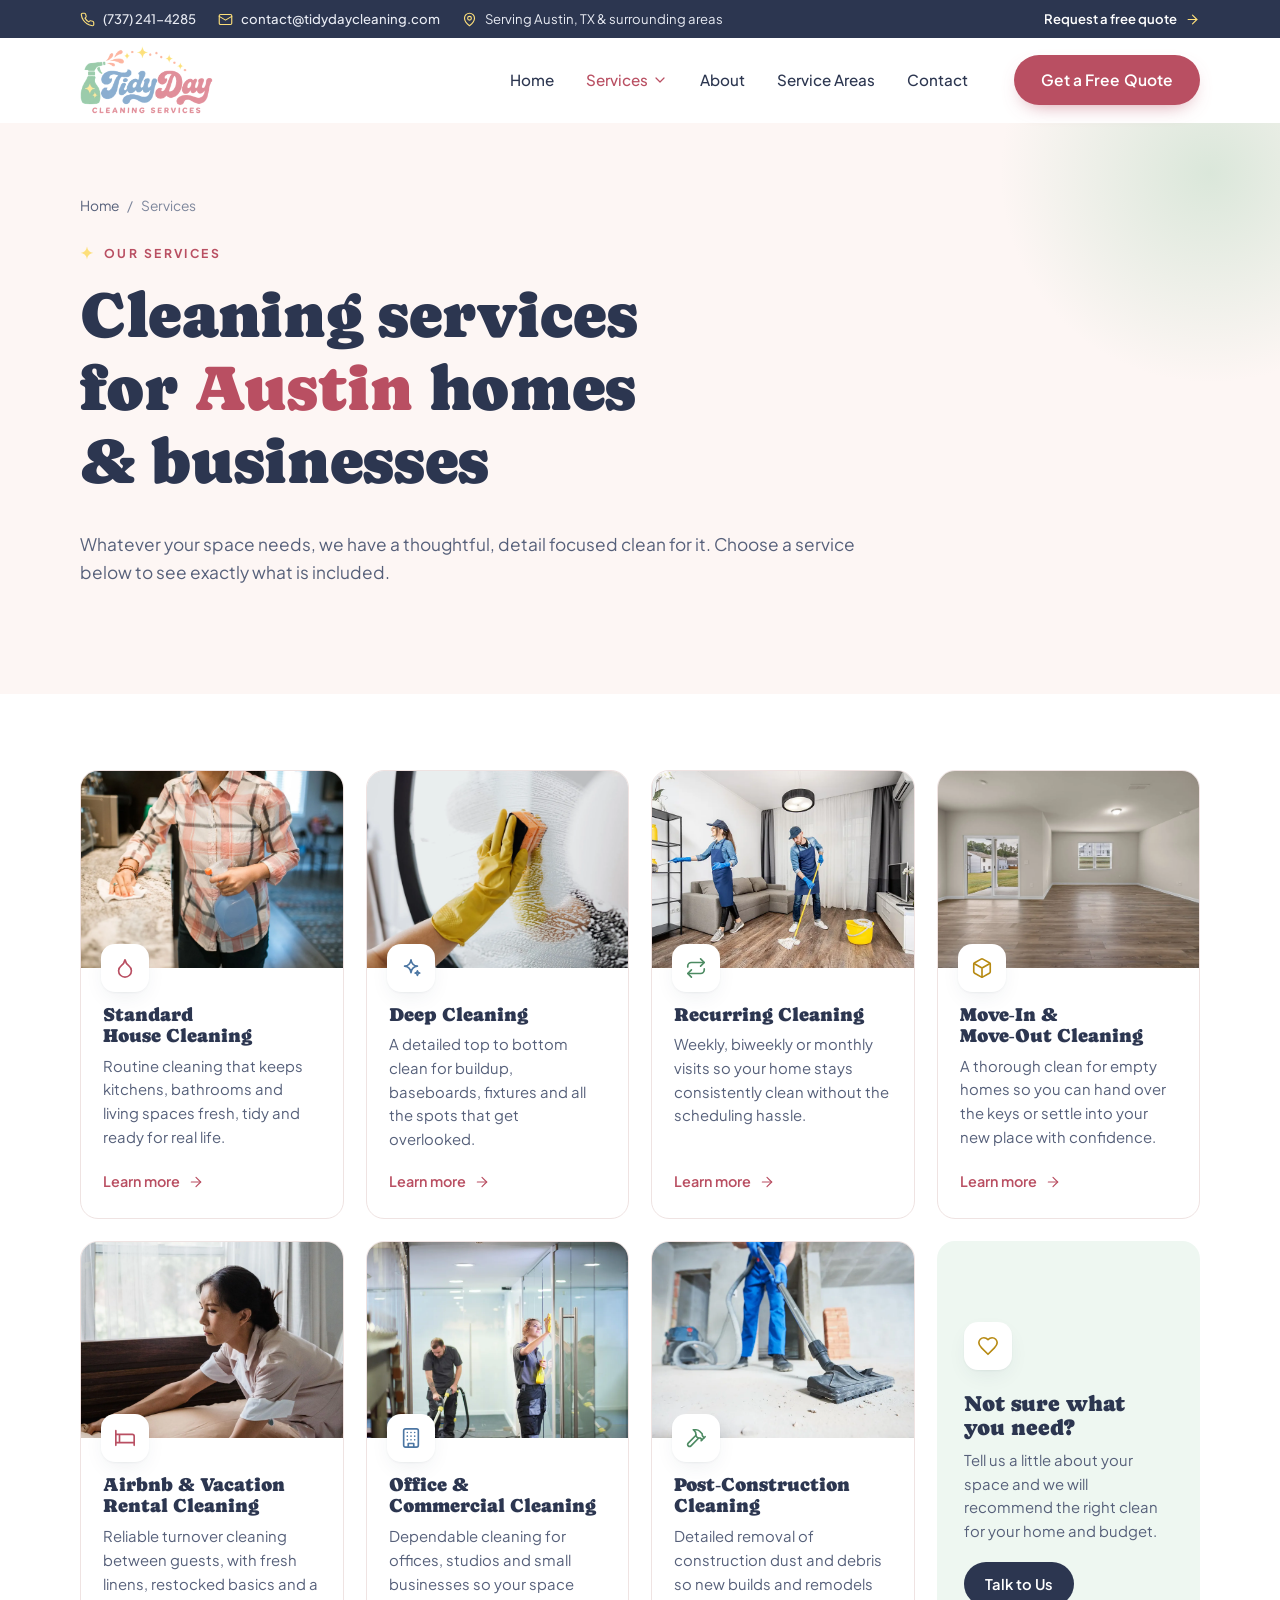
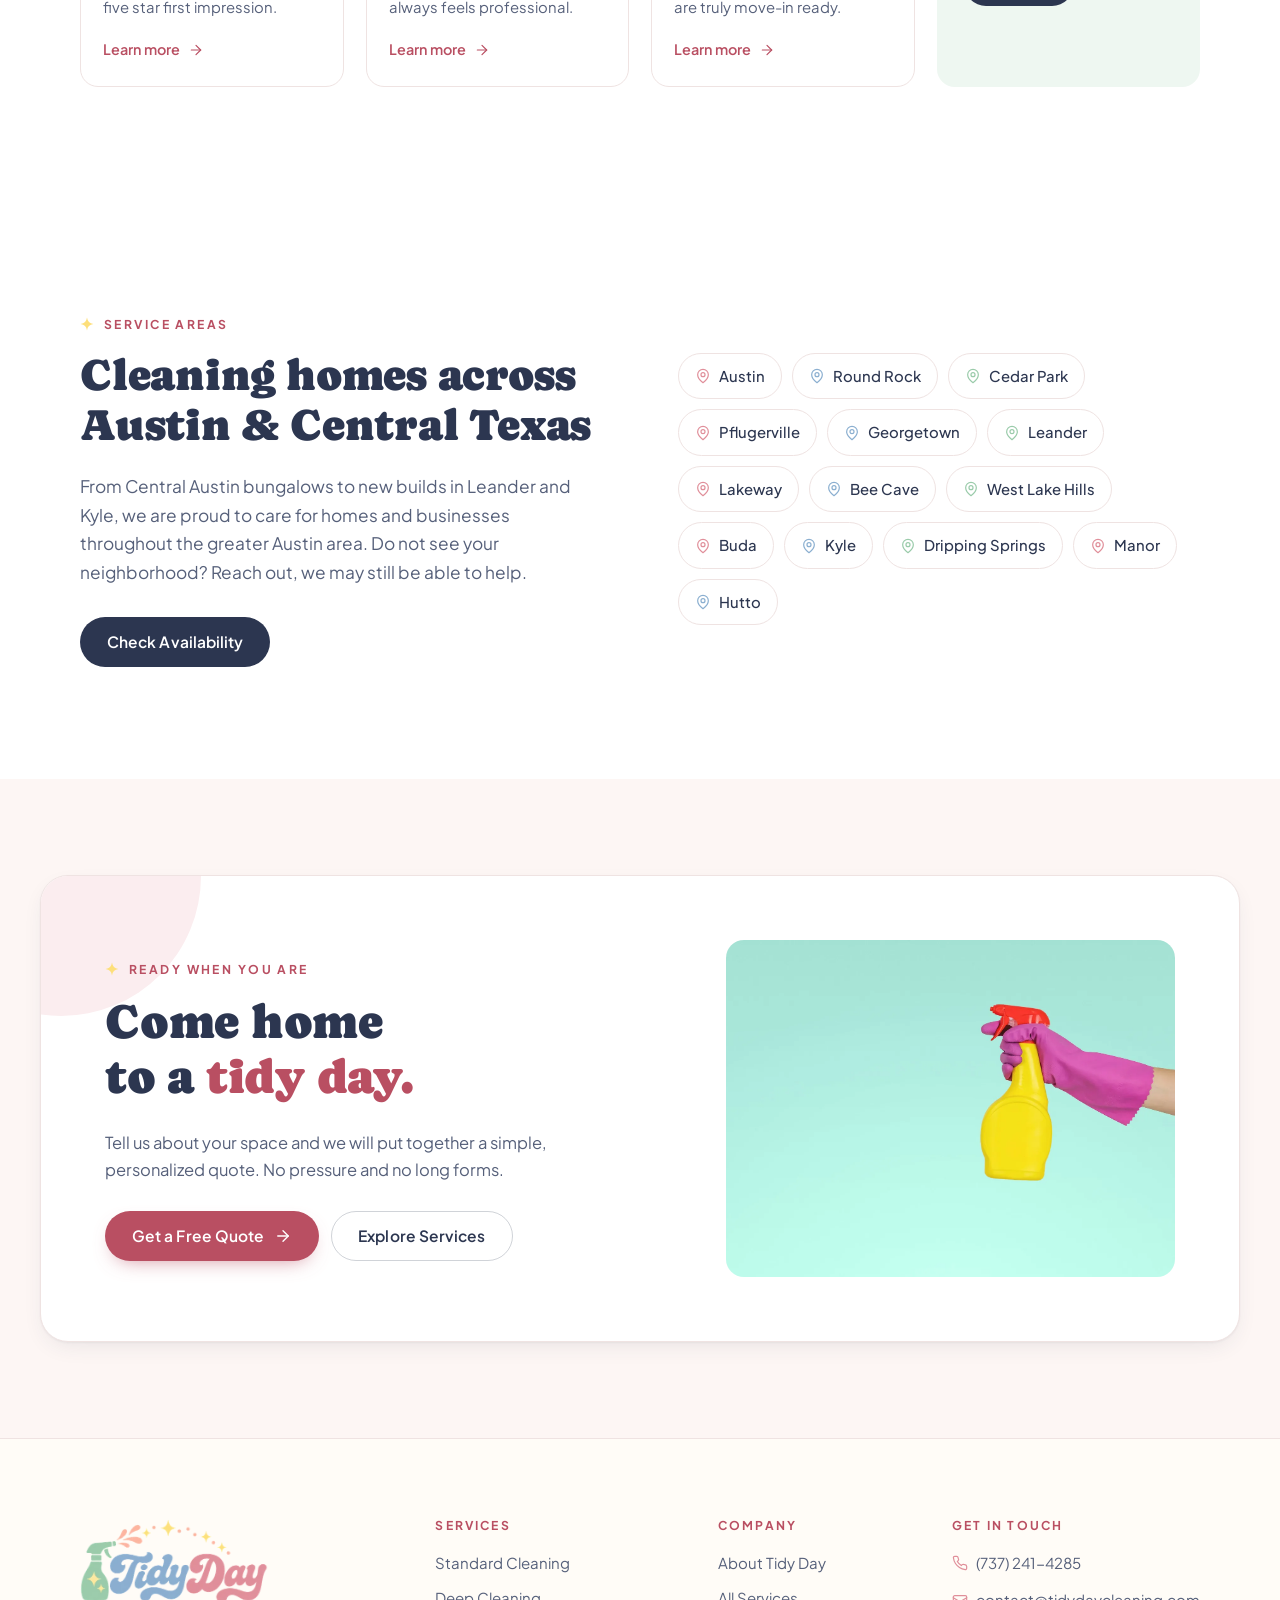
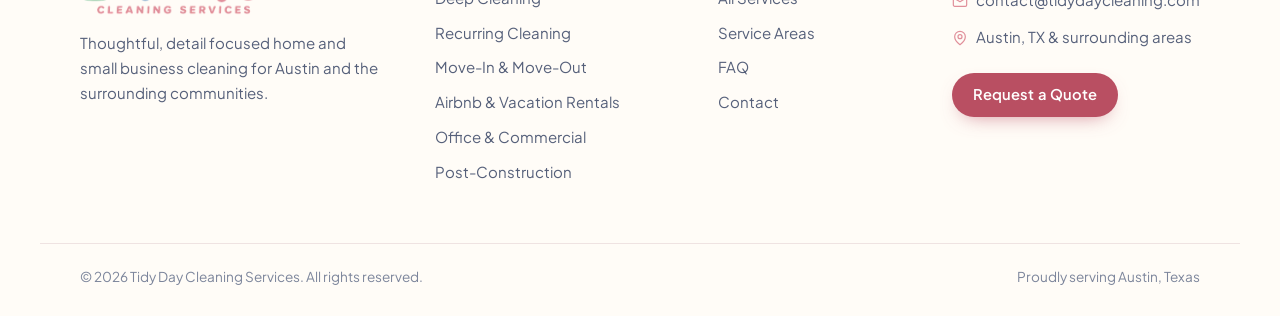
<file: services/index.html>
<!DOCTYPE html>
<html lang="en-US">
<head>
<meta charset="utf-8">
<meta name="viewport" content="width=device-width, initial-scale=1, viewport-fit=cover">
<title>Cleaning Services in Austin, TX | Tidy Day Cleaning Services</title>
<meta name="description" content="Explore house cleaning services in Austin, TX from Tidy Day: standard, deep, recurring, move-in and move-out, Airbnb, office and post-construction cleaning.">
<link rel="canonical" href="https://www.tidydaycleaning.com/services/">
<meta name="robots" content="index, follow, max-image-preview:large">
<meta name="author" content="Tidy Day Cleaning Services">
<meta name="theme-color" content="#FDF6F4">
<meta name="geo.region" content="US-TX">
<meta name="geo.placename" content="Austin">
<meta property="og:type" content="website">
<meta property="og:site_name" content="Tidy Day Cleaning Services">
<meta property="og:title" content="Cleaning Services in Austin, TX | Tidy Day Cleaning Services">
<meta property="og:description" content="Explore house cleaning services in Austin, TX from Tidy Day: standard, deep, recurring, move-in and move-out, Airbnb, office and post-construction cleaning.">
<meta property="og:url" content="https://www.tidydaycleaning.com/services/">
<meta property="og:image" content="https://www.tidydaycleaning.com/assets/og-tidyday-logo.jpg">
<meta property="og:image:secure_url" content="https://www.tidydaycleaning.com/assets/og-tidyday-logo.jpg">
<meta property="og:image:type" content="image/jpeg">
<meta property="og:image:width" content="1200">
<meta property="og:image:height" content="630">
<meta property="og:image:alt" content="Tidy Day Cleaning Services logo">
<meta property="og:locale" content="en_US">
<meta name="twitter:card" content="summary_large_image">
<meta name="twitter:title" content="Cleaning Services in Austin, TX | Tidy Day Cleaning Services">
<meta name="twitter:description" content="Explore house cleaning services in Austin, TX from Tidy Day: standard, deep, recurring, move-in and move-out, Airbnb, office and post-construction cleaning.">
<meta name="twitter:image" content="https://www.tidydaycleaning.com/assets/og-tidyday-logo.jpg">
<link rel="icon" href="../favicon.ico" sizes="48x48">
<link rel="icon" type="image/png" sizes="32x32" href="../assets/favicon-32.png">
<link rel="icon" type="image/png" sizes="16x16" href="../assets/favicon-16.png">
<link rel="apple-touch-icon" href="../assets/apple-touch-icon.png">
<link rel="manifest" href="../site.webmanifest">
<link rel="preconnect" href="https://fonts.googleapis.com">
<link rel="preconnect" href="https://fonts.gstatic.com" crossorigin>
<link href="https://fonts.googleapis.com/css2?family=Caprasimo&family=Plus+Jakarta+Sans:wght@400;500;600;700&display=swap" rel="stylesheet">
<link rel="stylesheet" href="../css/styles.css?v=6">
<script type="application/ld+json">[{"@context": "https://schema.org", "@type": "HomeAndConstructionBusiness", "@id": "https://www.tidydaycleaning.com/#business", "name": "Tidy Day Cleaning Services", "description": "Home and small business cleaning in Austin, TX and surrounding areas: standard, deep, recurring, move-in and move-out, Airbnb, office and post-construction cleaning.", "url": "https://www.tidydaycleaning.com/", "logo": "https://www.tidydaycleaning.com/assets/logo.png", "image": "https://www.tidydaycleaning.com/assets/og-tidyday-logo.jpg", "email": "contact@tidydaycleaning.com", "telephone": "(737) 241-4285", "address": {"@type": "PostalAddress", "addressLocality": "Austin", "addressRegion": "TX", "addressCountry": "US"}, "areaServed": [{"@type": "City", "name": "Austin, TX"}, {"@type": "City", "name": "Round Rock, TX"}, {"@type": "City", "name": "Cedar Park, TX"}, {"@type": "City", "name": "Pflugerville, TX"}, {"@type": "City", "name": "Georgetown, TX"}, {"@type": "City", "name": "Leander, TX"}, {"@type": "City", "name": "Lakeway, TX"}, {"@type": "City", "name": "Bee Cave, TX"}, {"@type": "City", "name": "West Lake Hills, TX"}, {"@type": "City", "name": "Buda, TX"}, {"@type": "City", "name": "Kyle, TX"}, {"@type": "City", "name": "Dripping Springs, TX"}, {"@type": "City", "name": "Manor, TX"}, {"@type": "City", "name": "Hutto, TX"}], "priceRange": "$$", "hasOfferCatalog": {"@type": "OfferCatalog", "name": "Cleaning Services", "itemListElement": [{"@type": "Offer", "itemOffered": {"@type": "Service", "name": "Standard House Cleaning", "url": "https://www.tidydaycleaning.com/services/standard-cleaning/"}}, {"@type": "Offer", "itemOffered": {"@type": "Service", "name": "Deep Cleaning", "url": "https://www.tidydaycleaning.com/services/deep-cleaning/"}}, {"@type": "Offer", "itemOffered": {"@type": "Service", "name": "Recurring Cleaning", "url": "https://www.tidydaycleaning.com/services/recurring-cleaning/"}}, {"@type": "Offer", "itemOffered": {"@type": "Service", "name": "Move-In & Move-Out Cleaning", "url": "https://www.tidydaycleaning.com/services/move-in-move-out-cleaning/"}}, {"@type": "Offer", "itemOffered": {"@type": "Service", "name": "Airbnb & Vacation Rental Cleaning", "url": "https://www.tidydaycleaning.com/services/airbnb-vacation-rental-cleaning/"}}, {"@type": "Offer", "itemOffered": {"@type": "Service", "name": "Office & Commercial Cleaning", "url": "https://www.tidydaycleaning.com/services/office-commercial-cleaning/"}}, {"@type": "Offer", "itemOffered": {"@type": "Service", "name": "Post-Construction Cleaning", "url": "https://www.tidydaycleaning.com/services/post-construction-cleaning/"}}]}}, {"@context": "https://schema.org", "@type": "BreadcrumbList", "itemListElement": [{"@type": "ListItem", "position": 1, "name": "Home", "item": "https://www.tidydaycleaning.com/"}, {"@type": "ListItem", "position": 2, "name": "Services", "item": "https://www.tidydaycleaning.com/services/"}]}]</script>
</head>
<body>
<a class="skip" href="#main">Skip to content</a>
<div class="topbar"><div class="wrap topbar-in"><div class="tb-left"><a class="tb-link" href="tel:+17372414285"><svg class="ic" viewBox="0 0 24 24" fill="none" stroke="currentColor" stroke-width="1.8" stroke-linecap="round" stroke-linejoin="round" aria-hidden="true"><path d="M22 16.9v3a2 2 0 0 1-2.2 2 19.8 19.8 0 0 1-8.6-3.1 19.5 19.5 0 0 1-6-6A19.8 19.8 0 0 1 2.1 4.2 2 2 0 0 1 4.1 2h3a2 2 0 0 1 2 1.7c.1.9.4 1.8.7 2.7a2 2 0 0 1-.5 2.1L8 9.8a16 16 0 0 0 6 6l1.3-1.3a2 2 0 0 1 2.1-.4c.9.3 1.8.6 2.7.7a2 2 0 0 1 1.7 2Z"/></svg> (737) 241-4285</a><a class="tb-link tb-mail" href="mailto:contact@tidydaycleaning.com"><svg class="ic" viewBox="0 0 24 24" fill="none" stroke="currentColor" stroke-width="1.8" stroke-linecap="round" stroke-linejoin="round" aria-hidden="true"><rect x="2" y="4" width="20" height="16" rx="2"/><path d="m22 7-10 6L2 7"/></svg> contact@tidydaycleaning.com</a><span class="tb-area"><svg class="ic" viewBox="0 0 24 24" fill="none" stroke="currentColor" stroke-width="1.8" stroke-linecap="round" stroke-linejoin="round" aria-hidden="true"><path d="M20 10c0 6-8 12-8 12s-8-6-8-12a8 8 0 0 1 16 0Z"/><circle cx="12" cy="10" r="3"/></svg> Serving Austin, TX &amp; surrounding areas</span></div><a href="../contact/">Request a free quote <svg class="ic" viewBox="0 0 24 24" fill="none" stroke="currentColor" stroke-width="1.8" stroke-linecap="round" stroke-linejoin="round" aria-hidden="true"><path d="M5 12h14"/><path d="m12 5 7 7-7 7"/></svg></a></div></div>
<header class="site-header" id="top">
  <div class="wrap nav">
    <a class="brand" href="../" aria-label="Tidy Day Cleaning Services home"><img src="../assets/logo-sm.webp" alt="Tidy Day Cleaning Services" width="440" height="225"></a>
    <nav class="menu" aria-label="Main">
      <a href="../">Home</a>
      <div class="has-drop">
        <a href="../services/" class="drop-trigger" aria-current="page" aria-haspopup="true">Services <svg class="ic chev" viewBox="0 0 24 24" fill="none" stroke="currentColor" stroke-width="1.8" stroke-linecap="round" stroke-linejoin="round" aria-hidden="true"><path d="m6 9 6 6 6-6"/></svg></a>
        <div class="drop"><div class="drop-in"><a href="../services/standard-cleaning/"><svg class="ic" viewBox="0 0 24 24" fill="none" stroke="currentColor" stroke-width="1.8" stroke-linecap="round" stroke-linejoin="round" aria-hidden="true"><path d="M12 22a7 7 0 0 0 7-7c0-2-1-3.9-3-5.5s-3.5-4-4-6.5c-.5 2.5-2 4.9-4 6.5C6 11.1 5 13 5 15a7 7 0 0 0 7 7z"/></svg><span>Standard Cleaning</span></a><a href="../services/deep-cleaning/"><svg class="ic" viewBox="0 0 24 24" fill="none" stroke="currentColor" stroke-width="1.8" stroke-linecap="round" stroke-linejoin="round" aria-hidden="true"><path d="M12 3c.6 4.5 2.6 6.5 7 7-4.4.5-6.4 2.5-7 7-.6-4.5-2.6-6.5-7-7 4.4-.5 6.4-2.5 7-7Z"/><path d="M19 15c.2 1.6.9 2.3 2.5 2.5-1.6.2-2.3.9-2.5 2.5-.2-1.6-.9-2.3-2.5-2.5 1.6-.2 2.3-.9 2.5-2.5Z"/></svg><span>Deep Cleaning</span></a><a href="../services/recurring-cleaning/"><svg class="ic" viewBox="0 0 24 24" fill="none" stroke="currentColor" stroke-width="1.8" stroke-linecap="round" stroke-linejoin="round" aria-hidden="true"><path d="m17 2 4 4-4 4"/><path d="M3 11v-1a4 4 0 0 1 4-4h14"/><path d="m7 22-4-4 4-4"/><path d="M21 13v1a4 4 0 0 1-4 4H3"/></svg><span>Recurring Cleaning</span></a><a href="../services/move-in-move-out-cleaning/"><svg class="ic" viewBox="0 0 24 24" fill="none" stroke="currentColor" stroke-width="1.8" stroke-linecap="round" stroke-linejoin="round" aria-hidden="true"><path d="M21 16V8a2 2 0 0 0-1-1.7l-7-4a2 2 0 0 0-2 0l-7 4A2 2 0 0 0 3 8v8a2 2 0 0 0 1 1.7l7 4a2 2 0 0 0 2 0l7-4a2 2 0 0 0 1-1.7z"/><path d="M3.3 7 12 12l8.7-5M12 22V12"/></svg><span>Move-In &amp; Move-Out</span></a><a href="../services/airbnb-vacation-rental-cleaning/"><svg class="ic" viewBox="0 0 24 24" fill="none" stroke="currentColor" stroke-width="1.8" stroke-linecap="round" stroke-linejoin="round" aria-hidden="true"><path d="M2 4v16M2 8h18a2 2 0 0 1 2 2v10M2 17h20M6 8v9"/></svg><span>Airbnb &amp; Vacation Rentals</span></a><a href="../services/office-commercial-cleaning/"><svg class="ic" viewBox="0 0 24 24" fill="none" stroke="currentColor" stroke-width="1.8" stroke-linecap="round" stroke-linejoin="round" aria-hidden="true"><rect x="4" y="2" width="16" height="20" rx="2"/><path d="M9 22v-4h6v4M8 6h.01M12 6h.01M16 6h.01M8 10h.01M12 10h.01M16 10h.01M8 14h.01M12 14h.01M16 14h.01"/></svg><span>Office &amp; Commercial</span></a><a href="../services/post-construction-cleaning/"><svg class="ic" viewBox="0 0 24 24" fill="none" stroke="currentColor" stroke-width="1.8" stroke-linecap="round" stroke-linejoin="round" aria-hidden="true"><path d="m15 12-8.5 8.5a2.1 2.1 0 0 1-3-3L12 9"/><path d="M17.6 15 22 10.6"/><path d="m20.9 11.7-1.2-1.2c-.6-.6-1-1.4-1-2.3v-.8L16 4.6A5.6 5.6 0 0 0 12.1 3H9l.9.8A6.2 6.2 0 0 1 12 8.4V10l2 2h2.5l2.3 1.9"/></svg><span>Post-Construction</span></a><a class="drop-all" href="../services/">View all services <svg class="ic" viewBox="0 0 24 24" fill="none" stroke="currentColor" stroke-width="1.8" stroke-linecap="round" stroke-linejoin="round" aria-hidden="true"><path d="M5 12h14"/><path d="m12 5 7 7-7 7"/></svg></a></div></div>
      </div>
      <a href="../about/">About</a>
      <a href="../#areas">Service Areas</a>
      <a href="../contact/">Contact</a>
    </nav>
    <a class="btn btn-rose nav-cta" href="../contact/">Get a Free Quote</a>
    <button class="burger" aria-label="Open menu" aria-expanded="false" aria-controls="mnav"><svg class="ic" viewBox="0 0 24 24" fill="none" stroke="currentColor" stroke-width="1.8" stroke-linecap="round" stroke-linejoin="round" aria-hidden="true"><path d="M4 7h16M4 12h16M4 17h16"/></svg></button>
  </div>
  <div class="mnav" id="mnav" hidden>
    <a href="../">Home</a>
    <p class="mnav-label">Services</p>
    <div class="mnav-sub"><a href="../services/standard-cleaning/">Standard Cleaning</a><a href="../services/deep-cleaning/">Deep Cleaning</a><a href="../services/recurring-cleaning/">Recurring Cleaning</a><a href="../services/move-in-move-out-cleaning/">Move-In &amp; Move-Out</a><a href="../services/airbnb-vacation-rental-cleaning/">Airbnb &amp; Vacation Rentals</a><a href="../services/office-commercial-cleaning/">Office &amp; Commercial</a><a href="../services/post-construction-cleaning/">Post-Construction</a></div>
    <a href="../about/">About</a>
    <a href="../#areas">Service Areas</a>
    <a href="../contact/">Contact</a>
    <a class="btn btn-rose" href="../contact/">Get a Free Quote</a>
    <a class="btn btn-ghost" href="tel:+17372414285"><svg class="ic" viewBox="0 0 24 24" fill="none" stroke="currentColor" stroke-width="1.8" stroke-linecap="round" stroke-linejoin="round" aria-hidden="true"><path d="M22 16.9v3a2 2 0 0 1-2.2 2 19.8 19.8 0 0 1-8.6-3.1 19.5 19.5 0 0 1-6-6A19.8 19.8 0 0 1 2.1 4.2 2 2 0 0 1 4.1 2h3a2 2 0 0 1 2 1.7c.1.9.4 1.8.7 2.7a2 2 0 0 1-.5 2.1L8 9.8a16 16 0 0 0 6 6l1.3-1.3a2 2 0 0 1 2.1-.4c.9.3 1.8.6 2.7.7a2 2 0 0 1 1.7 2Z"/></svg> Call (737) 241-4285</a>
  </div>
</header>
<main id="main">
<section class="page-hero">
  <div class="wrap page-hero-in">
    <nav class="crumbs" aria-label="Breadcrumb"><a href="../">Home</a><span>/</span><span aria-current="page">Services</span></nav>
    <p class="eyebrow"><svg class="spark" viewBox="0 0 24 24" aria-hidden="true"><path d="M12 1c.9 6.6 4.4 10.1 11 11-6.6.9-10.1 4.4-11 11-.9-6.6-4.4-10.1-11-11 6.6-.9 10.1-4.4 11-11Z"/></svg><span>Our services</span></p>
    <h1>Cleaning services for <em>Austin</em> homes &amp; businesses</h1>
    <p class="lede">Whatever your space needs, we have a thoughtful, detail focused clean for it. Choose a service below to see exactly what is included.</p>
  </div>
</section>
<section class="section pt-0">
  <div class="wrap"><div class="svc-grid"><a class="svc-card" href="../services/standard-cleaning/">
  <div class="svc-img"><img class="" src="../assets/img/standard-hero.webp" alt="Cleaner wiping down a granite kitchen counter with a spray bottle and cloth" width="600" height="420" loading="lazy" decoding="async"></div>
  <div class="svc-body"><span class="svc-ic"><svg class="ic" viewBox="0 0 24 24" fill="none" stroke="currentColor" stroke-width="1.8" stroke-linecap="round" stroke-linejoin="round" aria-hidden="true"><path d="M12 22a7 7 0 0 0 7-7c0-2-1-3.9-3-5.5s-3.5-4-4-6.5c-.5 2.5-2 4.9-4 6.5C6 11.1 5 13 5 15a7 7 0 0 0 7 7z"/></svg></span><h3>Standard House Cleaning</h3><p>Routine cleaning that keeps kitchens, bathrooms and living spaces fresh, tidy and ready for real life.</p><span class="more">Learn more <svg class="ic" viewBox="0 0 24 24" fill="none" stroke="currentColor" stroke-width="1.8" stroke-linecap="round" stroke-linejoin="round" aria-hidden="true"><path d="M5 12h14"/><path d="m12 5 7 7-7 7"/></svg></span></div>
</a><a class="svc-card" href="../services/deep-cleaning/">
  <div class="svc-img"><img class="" src="../assets/img/deep-hero.webp" alt="Gloved hand scrubbing a soapy bathroom mirror with a sponge" width="600" height="420" loading="lazy" decoding="async"></div>
  <div class="svc-body"><span class="svc-ic"><svg class="ic" viewBox="0 0 24 24" fill="none" stroke="currentColor" stroke-width="1.8" stroke-linecap="round" stroke-linejoin="round" aria-hidden="true"><path d="M12 3c.6 4.5 2.6 6.5 7 7-4.4.5-6.4 2.5-7 7-.6-4.5-2.6-6.5-7-7 4.4-.5 6.4-2.5 7-7Z"/><path d="M19 15c.2 1.6.9 2.3 2.5 2.5-1.6.2-2.3.9-2.5 2.5-.2-1.6-.9-2.3-2.5-2.5 1.6-.2 2.3-.9 2.5-2.5Z"/></svg></span><h3>Deep Cleaning</h3><p>A detailed top to bottom clean for buildup, baseboards, fixtures and all the spots that get overlooked.</p><span class="more">Learn more <svg class="ic" viewBox="0 0 24 24" fill="none" stroke="currentColor" stroke-width="1.8" stroke-linecap="round" stroke-linejoin="round" aria-hidden="true"><path d="M5 12h14"/><path d="m12 5 7 7-7 7"/></svg></span></div>
</a><a class="svc-card" href="../services/recurring-cleaning/">
  <div class="svc-img"><img class="" src="../assets/img/recurring-hero.webp" alt="Two cleaners dusting shelves and mopping the floor of a bright living room" width="600" height="420" loading="lazy" decoding="async"></div>
  <div class="svc-body"><span class="svc-ic"><svg class="ic" viewBox="0 0 24 24" fill="none" stroke="currentColor" stroke-width="1.8" stroke-linecap="round" stroke-linejoin="round" aria-hidden="true"><path d="m17 2 4 4-4 4"/><path d="M3 11v-1a4 4 0 0 1 4-4h14"/><path d="m7 22-4-4 4-4"/><path d="M21 13v1a4 4 0 0 1-4 4H3"/></svg></span><h3>Recurring Cleaning</h3><p>Weekly, biweekly or monthly visits so your home stays consistently clean without the scheduling hassle.</p><span class="more">Learn more <svg class="ic" viewBox="0 0 24 24" fill="none" stroke="currentColor" stroke-width="1.8" stroke-linecap="round" stroke-linejoin="round" aria-hidden="true"><path d="M5 12h14"/><path d="m12 5 7 7-7 7"/></svg></span></div>
</a><a class="svc-card" href="../services/move-in-move-out-cleaning/">
  <div class="svc-img"><img class="" src="../assets/img/move-hero.webp" alt="Empty, freshly cleaned living room with wood floors ready for move in" width="600" height="420" loading="lazy" decoding="async"></div>
  <div class="svc-body"><span class="svc-ic"><svg class="ic" viewBox="0 0 24 24" fill="none" stroke="currentColor" stroke-width="1.8" stroke-linecap="round" stroke-linejoin="round" aria-hidden="true"><path d="M21 16V8a2 2 0 0 0-1-1.7l-7-4a2 2 0 0 0-2 0l-7 4A2 2 0 0 0 3 8v8a2 2 0 0 0 1 1.7l7 4a2 2 0 0 0 2 0l7-4a2 2 0 0 0 1-1.7z"/><path d="M3.3 7 12 12l8.7-5M12 22V12"/></svg></span><h3>Move&#8209;In &amp; Move&#8209;Out Cleaning</h3><p>A thorough clean for empty homes so you can hand over the keys or settle into your new place with confidence.</p><span class="more">Learn more <svg class="ic" viewBox="0 0 24 24" fill="none" stroke="currentColor" stroke-width="1.8" stroke-linecap="round" stroke-linejoin="round" aria-hidden="true"><path d="M5 12h14"/><path d="m12 5 7 7-7 7"/></svg></span></div>
</a><a class="svc-card" href="../services/airbnb-vacation-rental-cleaning/">
  <div class="svc-img"><img class="" src="../assets/img/airbnb-hero.webp" alt="Housekeeper fluffing pillows while making a guest bed" width="600" height="420" loading="lazy" decoding="async"></div>
  <div class="svc-body"><span class="svc-ic"><svg class="ic" viewBox="0 0 24 24" fill="none" stroke="currentColor" stroke-width="1.8" stroke-linecap="round" stroke-linejoin="round" aria-hidden="true"><path d="M2 4v16M2 8h18a2 2 0 0 1 2 2v10M2 17h20M6 8v9"/></svg></span><h3>Airbnb &amp; Vacation Rental Cleaning</h3><p>Reliable turnover cleaning between guests, with fresh linens, restocked basics and a five star first impression.</p><span class="more">Learn more <svg class="ic" viewBox="0 0 24 24" fill="none" stroke="currentColor" stroke-width="1.8" stroke-linecap="round" stroke-linejoin="round" aria-hidden="true"><path d="M5 12h14"/><path d="m12 5 7 7-7 7"/></svg></span></div>
</a><a class="svc-card" href="../services/office-commercial-cleaning/">
  <div class="svc-img"><img class="" src="../assets/img/commercial-hero.webp" alt="Cleaners vacuuming the floor and wiping glass walls in a modern office" width="600" height="420" loading="lazy" decoding="async"></div>
  <div class="svc-body"><span class="svc-ic"><svg class="ic" viewBox="0 0 24 24" fill="none" stroke="currentColor" stroke-width="1.8" stroke-linecap="round" stroke-linejoin="round" aria-hidden="true"><rect x="4" y="2" width="16" height="20" rx="2"/><path d="M9 22v-4h6v4M8 6h.01M12 6h.01M16 6h.01M8 10h.01M12 10h.01M16 10h.01M8 14h.01M12 14h.01M16 14h.01"/></svg></span><h3>Office &amp; Commercial Cleaning</h3><p>Dependable cleaning for offices, studios and small businesses so your space always feels professional.</p><span class="more">Learn more <svg class="ic" viewBox="0 0 24 24" fill="none" stroke="currentColor" stroke-width="1.8" stroke-linecap="round" stroke-linejoin="round" aria-hidden="true"><path d="M5 12h14"/><path d="m12 5 7 7-7 7"/></svg></span></div>
</a><a class="svc-card" href="../services/post-construction-cleaning/">
  <div class="svc-img"><img class="" src="../assets/img/construction-hero.webp" alt="Vacuuming construction dust and debris from a newly renovated room" width="600" height="420" loading="lazy" decoding="async"></div>
  <div class="svc-body"><span class="svc-ic"><svg class="ic" viewBox="0 0 24 24" fill="none" stroke="currentColor" stroke-width="1.8" stroke-linecap="round" stroke-linejoin="round" aria-hidden="true"><path d="m15 12-8.5 8.5a2.1 2.1 0 0 1-3-3L12 9"/><path d="M17.6 15 22 10.6"/><path d="m20.9 11.7-1.2-1.2c-.6-.6-1-1.4-1-2.3v-.8L16 4.6A5.6 5.6 0 0 0 12.1 3H9l.9.8A6.2 6.2 0 0 1 12 8.4V10l2 2h2.5l2.3 1.9"/></svg></span><h3>Post&#8209;Construction Cleaning</h3><p>Detailed removal of construction dust and debris so new builds and remodels are truly move-in ready.</p><span class="more">Learn more <svg class="ic" viewBox="0 0 24 24" fill="none" stroke="currentColor" stroke-width="1.8" stroke-linecap="round" stroke-linejoin="round" aria-hidden="true"><path d="M5 12h14"/><path d="m12 5 7 7-7 7"/></svg></span></div>
</a><div class="svc-card svc-help"><div class="svc-body">
  <span class="svc-ic"><svg class="ic" viewBox="0 0 24 24" fill="none" stroke="currentColor" stroke-width="1.8" stroke-linecap="round" stroke-linejoin="round" aria-hidden="true"><path d="M19 14c1.5-1.5 3-3.2 3-5.5A5.5 5.5 0 0 0 16.5 3c-1.8 0-3 .5-4.5 2-1.5-1.5-2.7-2-4.5-2A5.5 5.5 0 0 0 2 8.5c0 2.3 1.5 4 3 5.5l7 7Z"/></svg></span><h3>Not sure what you need?</h3><p>Tell us a little about your space and we will recommend the right clean for your home and budget.</p>
  <a class="btn btn-ink btn-sm" href="../contact/">Talk to Us</a></div></div></div></div>
</section>
<section class="section areas" id="areas">
  <div class="wrap areas-in">
    <div>
      <p class="eyebrow"><svg class="spark" viewBox="0 0 24 24" aria-hidden="true"><path d="M12 1c.9 6.6 4.4 10.1 11 11-6.6.9-10.1 4.4-11 11-.9-6.6-4.4-10.1-11-11 6.6-.9 10.1-4.4 11-11Z"/></svg><span>Service areas</span></p>
      <h2>Cleaning homes across Austin &amp; Central Texas</h2>
      <p class="lede">From Central Austin bungalows to new builds in Leander and Kyle, we are proud to care for homes and businesses throughout the greater Austin area. Do not see your neighborhood? Reach out, we may still be able to help.</p>
      <a class="btn btn-ink" href="../contact/">Check Availability</a>
    </div>
    <ul class="chips"><li><svg class="ic" viewBox="0 0 24 24" fill="none" stroke="currentColor" stroke-width="1.8" stroke-linecap="round" stroke-linejoin="round" aria-hidden="true"><path d="M20 10c0 6-8 12-8 12s-8-6-8-12a8 8 0 0 1 16 0Z"/><circle cx="12" cy="10" r="3"/></svg>Austin</li><li><svg class="ic" viewBox="0 0 24 24" fill="none" stroke="currentColor" stroke-width="1.8" stroke-linecap="round" stroke-linejoin="round" aria-hidden="true"><path d="M20 10c0 6-8 12-8 12s-8-6-8-12a8 8 0 0 1 16 0Z"/><circle cx="12" cy="10" r="3"/></svg>Round Rock</li><li><svg class="ic" viewBox="0 0 24 24" fill="none" stroke="currentColor" stroke-width="1.8" stroke-linecap="round" stroke-linejoin="round" aria-hidden="true"><path d="M20 10c0 6-8 12-8 12s-8-6-8-12a8 8 0 0 1 16 0Z"/><circle cx="12" cy="10" r="3"/></svg>Cedar Park</li><li><svg class="ic" viewBox="0 0 24 24" fill="none" stroke="currentColor" stroke-width="1.8" stroke-linecap="round" stroke-linejoin="round" aria-hidden="true"><path d="M20 10c0 6-8 12-8 12s-8-6-8-12a8 8 0 0 1 16 0Z"/><circle cx="12" cy="10" r="3"/></svg>Pflugerville</li><li><svg class="ic" viewBox="0 0 24 24" fill="none" stroke="currentColor" stroke-width="1.8" stroke-linecap="round" stroke-linejoin="round" aria-hidden="true"><path d="M20 10c0 6-8 12-8 12s-8-6-8-12a8 8 0 0 1 16 0Z"/><circle cx="12" cy="10" r="3"/></svg>Georgetown</li><li><svg class="ic" viewBox="0 0 24 24" fill="none" stroke="currentColor" stroke-width="1.8" stroke-linecap="round" stroke-linejoin="round" aria-hidden="true"><path d="M20 10c0 6-8 12-8 12s-8-6-8-12a8 8 0 0 1 16 0Z"/><circle cx="12" cy="10" r="3"/></svg>Leander</li><li><svg class="ic" viewBox="0 0 24 24" fill="none" stroke="currentColor" stroke-width="1.8" stroke-linecap="round" stroke-linejoin="round" aria-hidden="true"><path d="M20 10c0 6-8 12-8 12s-8-6-8-12a8 8 0 0 1 16 0Z"/><circle cx="12" cy="10" r="3"/></svg>Lakeway</li><li><svg class="ic" viewBox="0 0 24 24" fill="none" stroke="currentColor" stroke-width="1.8" stroke-linecap="round" stroke-linejoin="round" aria-hidden="true"><path d="M20 10c0 6-8 12-8 12s-8-6-8-12a8 8 0 0 1 16 0Z"/><circle cx="12" cy="10" r="3"/></svg>Bee Cave</li><li><svg class="ic" viewBox="0 0 24 24" fill="none" stroke="currentColor" stroke-width="1.8" stroke-linecap="round" stroke-linejoin="round" aria-hidden="true"><path d="M20 10c0 6-8 12-8 12s-8-6-8-12a8 8 0 0 1 16 0Z"/><circle cx="12" cy="10" r="3"/></svg>West Lake Hills</li><li><svg class="ic" viewBox="0 0 24 24" fill="none" stroke="currentColor" stroke-width="1.8" stroke-linecap="round" stroke-linejoin="round" aria-hidden="true"><path d="M20 10c0 6-8 12-8 12s-8-6-8-12a8 8 0 0 1 16 0Z"/><circle cx="12" cy="10" r="3"/></svg>Buda</li><li><svg class="ic" viewBox="0 0 24 24" fill="none" stroke="currentColor" stroke-width="1.8" stroke-linecap="round" stroke-linejoin="round" aria-hidden="true"><path d="M20 10c0 6-8 12-8 12s-8-6-8-12a8 8 0 0 1 16 0Z"/><circle cx="12" cy="10" r="3"/></svg>Kyle</li><li><svg class="ic" viewBox="0 0 24 24" fill="none" stroke="currentColor" stroke-width="1.8" stroke-linecap="round" stroke-linejoin="round" aria-hidden="true"><path d="M20 10c0 6-8 12-8 12s-8-6-8-12a8 8 0 0 1 16 0Z"/><circle cx="12" cy="10" r="3"/></svg>Dripping Springs</li><li><svg class="ic" viewBox="0 0 24 24" fill="none" stroke="currentColor" stroke-width="1.8" stroke-linecap="round" stroke-linejoin="round" aria-hidden="true"><path d="M20 10c0 6-8 12-8 12s-8-6-8-12a8 8 0 0 1 16 0Z"/><circle cx="12" cy="10" r="3"/></svg>Manor</li><li><svg class="ic" viewBox="0 0 24 24" fill="none" stroke="currentColor" stroke-width="1.8" stroke-linecap="round" stroke-linejoin="round" aria-hidden="true"><path d="M20 10c0 6-8 12-8 12s-8-6-8-12a8 8 0 0 1 16 0Z"/><circle cx="12" cy="10" r="3"/></svg>Hutto</li></ul>
  </div>
</section>
<section class="cta-band">
  <div class="wrap cta-in">
    <div class="cta-copy">
      <p class="eyebrow"><svg class="spark" viewBox="0 0 24 24" aria-hidden="true"><path d="M12 1c.9 6.6 4.4 10.1 11 11-6.6.9-10.1 4.4-11 11-.9-6.6-4.4-10.1-11-11 6.6-.9 10.1-4.4 11-11Z"/></svg><span>Ready when you are</span></p>
      <h2>Come home to a <em>tidy day.</em></h2>
      <p>Tell us about your space and we will put together a simple, personalized quote. No pressure and no long forms.</p>
      <div class="btns"><a class="btn btn-rose" href="../contact/">Get a Free Quote <svg class="ic" viewBox="0 0 24 24" fill="none" stroke="currentColor" stroke-width="1.8" stroke-linecap="round" stroke-linejoin="round" aria-hidden="true"><path d="M5 12h14"/><path d="m12 5 7 7-7 7"/></svg></a><a class="btn btn-ghost" href="../services/">Explore Services</a></div>
    </div>
    <div class="cta-media"><img class="" src="../assets/img/cta-supplies.webp" alt="Pink gloved hand holding a yellow spray bottle against a mint background" width="800" height="533" loading="lazy" decoding="async"></div>
  </div>
</section>
</main>
<footer class="site-footer">
  <div class="wrap foot-grid">
    <div class="foot-brand">
      <a href="../" class="foot-logo"><img src="../assets/logo-sm.webp" alt="Tidy Day Cleaning Services" width="440" height="225" loading="lazy"></a>
      <p>Thoughtful, detail focused home and small business cleaning for Austin and the surrounding communities.</p>
    </div>
    <div><h3>Services</h3><ul><li><a href="../services/standard-cleaning/">Standard Cleaning</a></li><li><a href="../services/deep-cleaning/">Deep Cleaning</a></li><li><a href="../services/recurring-cleaning/">Recurring Cleaning</a></li><li><a href="../services/move-in-move-out-cleaning/">Move-In &amp; Move-Out</a></li><li><a href="../services/airbnb-vacation-rental-cleaning/">Airbnb &amp; Vacation Rentals</a></li><li><a href="../services/office-commercial-cleaning/">Office &amp; Commercial</a></li><li><a href="../services/post-construction-cleaning/">Post-Construction</a></li></ul></div>
    <div><h3>Company</h3><ul><li><a href="../about/">About Tidy Day</a></li><li><a href="../services/">All Services</a></li><li><a href="../#areas">Service Areas</a></li><li><a href="../#faq">FAQ</a></li><li><a href="../contact/">Contact</a></li></ul></div>
    <div><h3>Get in Touch</h3><ul class="foot-contact"><li><a href="tel:+17372414285"><svg class="ic" viewBox="0 0 24 24" fill="none" stroke="currentColor" stroke-width="1.8" stroke-linecap="round" stroke-linejoin="round" aria-hidden="true"><path d="M22 16.9v3a2 2 0 0 1-2.2 2 19.8 19.8 0 0 1-8.6-3.1 19.5 19.5 0 0 1-6-6A19.8 19.8 0 0 1 2.1 4.2 2 2 0 0 1 4.1 2h3a2 2 0 0 1 2 1.7c.1.9.4 1.8.7 2.7a2 2 0 0 1-.5 2.1L8 9.8a16 16 0 0 0 6 6l1.3-1.3a2 2 0 0 1 2.1-.4c.9.3 1.8.6 2.7.7a2 2 0 0 1 1.7 2Z"/></svg> (737) 241-4285</a></li><li><a href="mailto:contact@tidydaycleaning.com"><svg class="ic" viewBox="0 0 24 24" fill="none" stroke="currentColor" stroke-width="1.8" stroke-linecap="round" stroke-linejoin="round" aria-hidden="true"><rect x="2" y="4" width="20" height="16" rx="2"/><path d="m22 7-10 6L2 7"/></svg> contact@tidydaycleaning.com</a></li><li><span><svg class="ic" viewBox="0 0 24 24" fill="none" stroke="currentColor" stroke-width="1.8" stroke-linecap="round" stroke-linejoin="round" aria-hidden="true"><path d="M20 10c0 6-8 12-8 12s-8-6-8-12a8 8 0 0 1 16 0Z"/><circle cx="12" cy="10" r="3"/></svg> Austin, TX &amp; surrounding areas</span></li></ul><a class="btn btn-rose btn-sm" href="../contact/">Request a Quote</a></div>
  </div>
  <div class="wrap foot-bottom"><p>&copy; <span data-year>2026</span> Tidy Day Cleaning Services. All rights reserved.</p><p>Proudly serving Austin, Texas</p></div>
</footer>
<a class="mobile-cta" href="../contact/"><svg class="ic" viewBox="0 0 24 24" fill="none" stroke="currentColor" stroke-width="1.8" stroke-linecap="round" stroke-linejoin="round" aria-hidden="true"><path d="M12 3c.6 4.5 2.6 6.5 7 7-4.4.5-6.4 2.5-7 7-.6-4.5-2.6-6.5-7-7 4.4-.5 6.4-2.5 7-7Z"/><path d="M19 15c.2 1.6.9 2.3 2.5 2.5-1.6.2-2.3.9-2.5 2.5-.2-1.6-.9-2.3-2.5-2.5 1.6-.2 2.3-.9 2.5-2.5Z"/></svg> Get a Free Quote</a>
<script>window.TD_EMAIL="contact@tidydaycleaning.com";</script>
<script src="../js/main.js?v=6" defer></script>
</body>
</html>
</file>
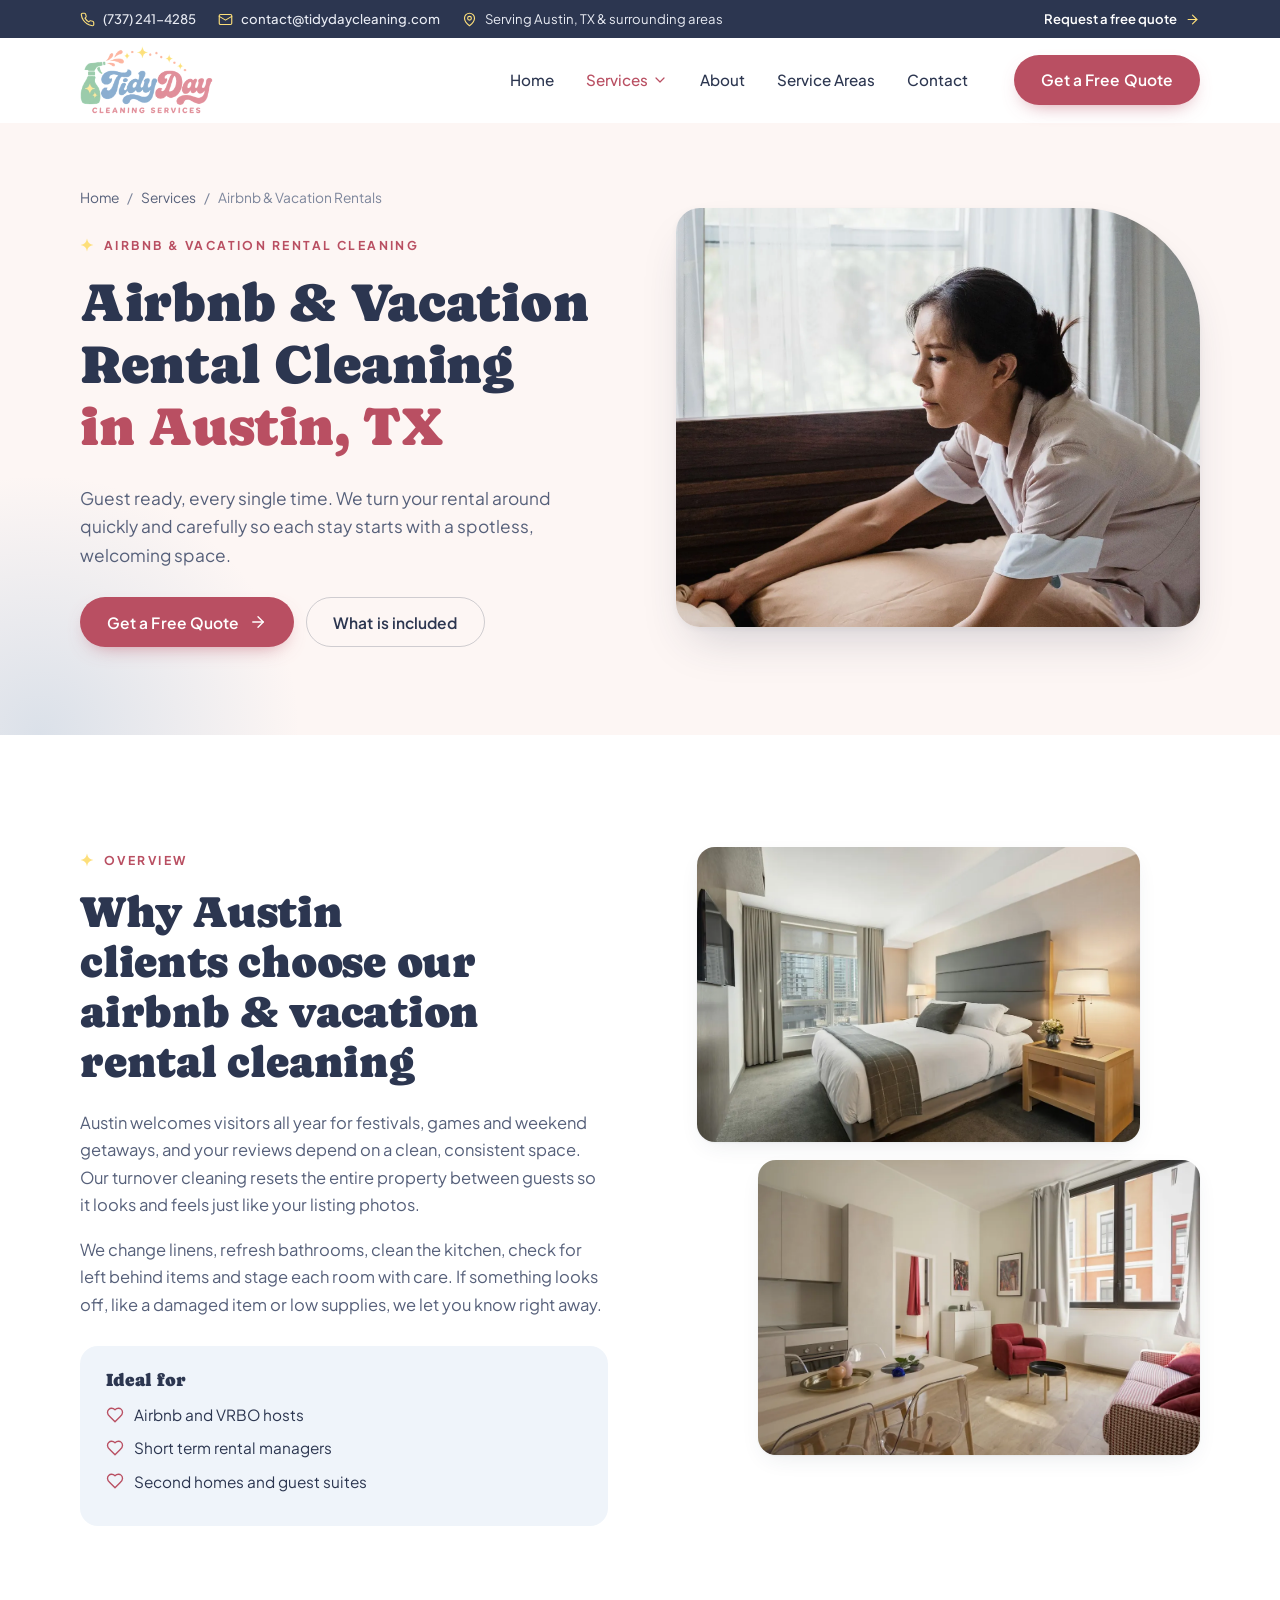
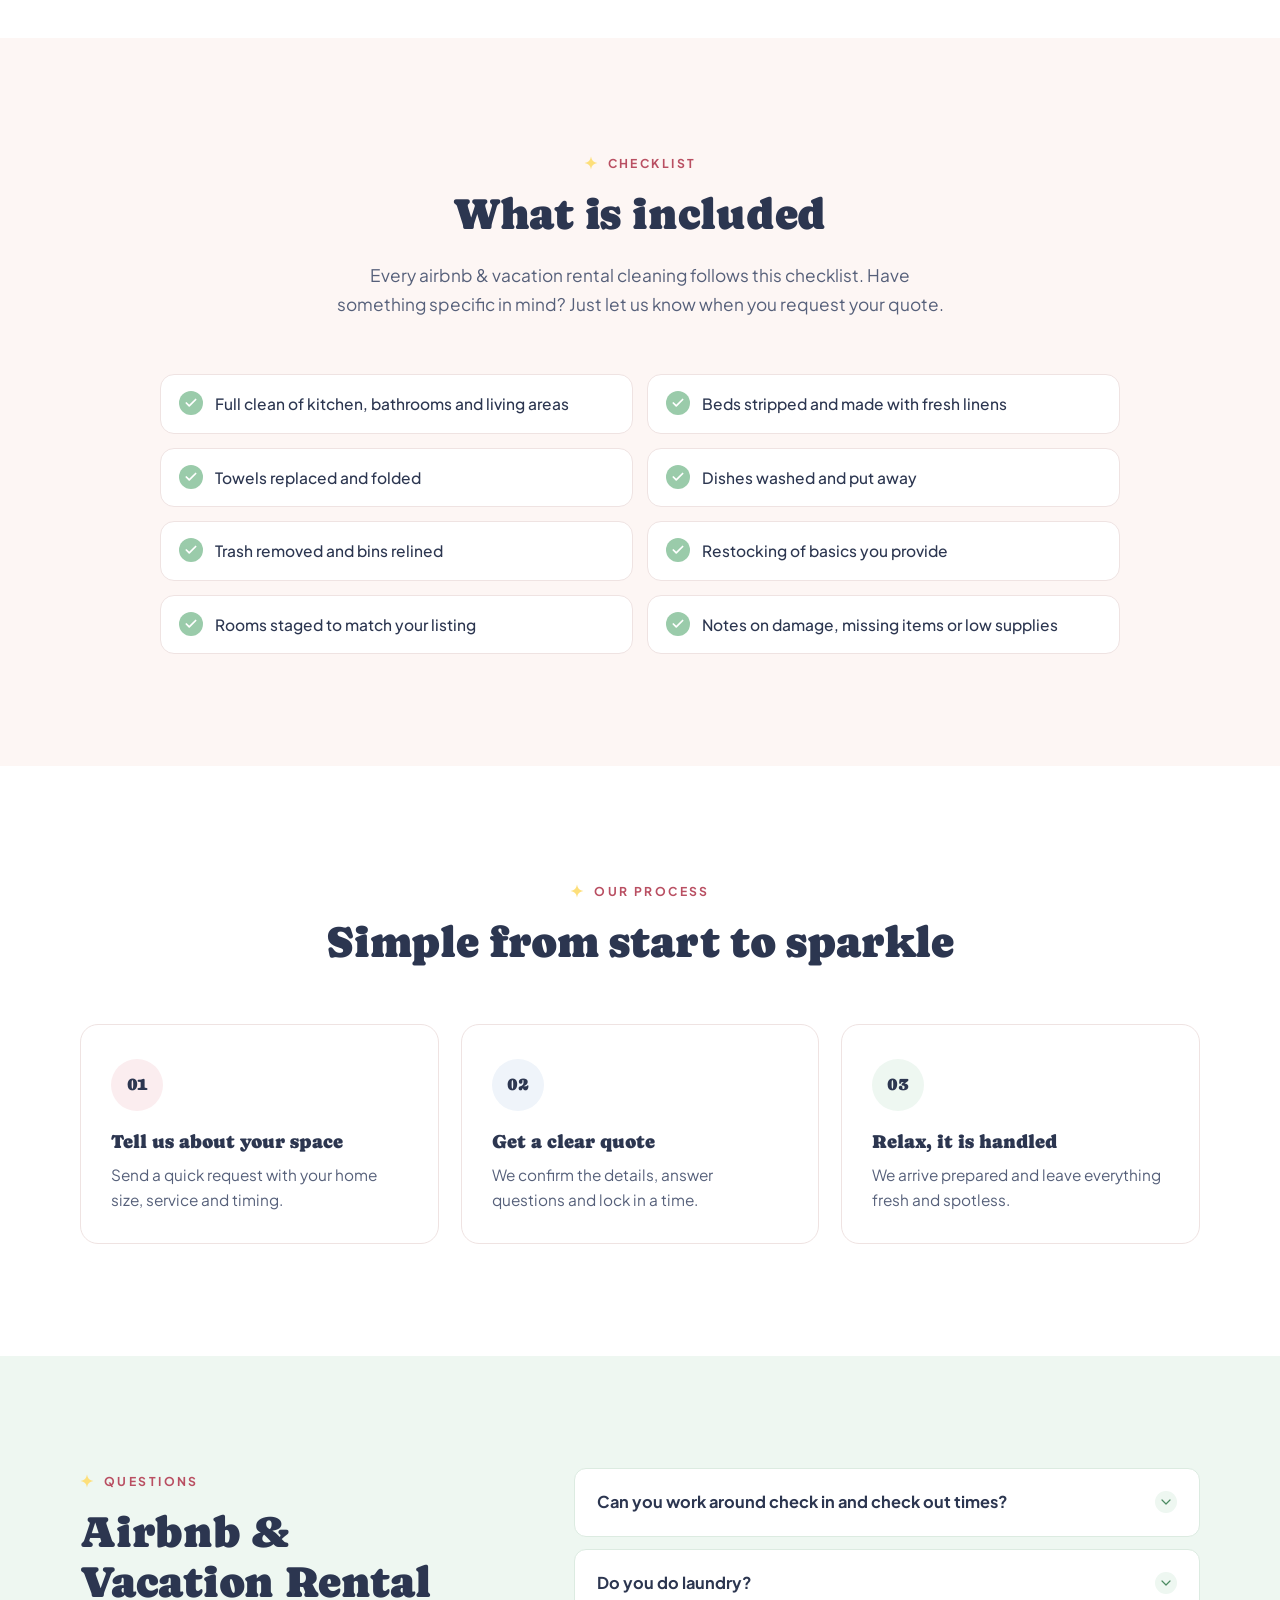
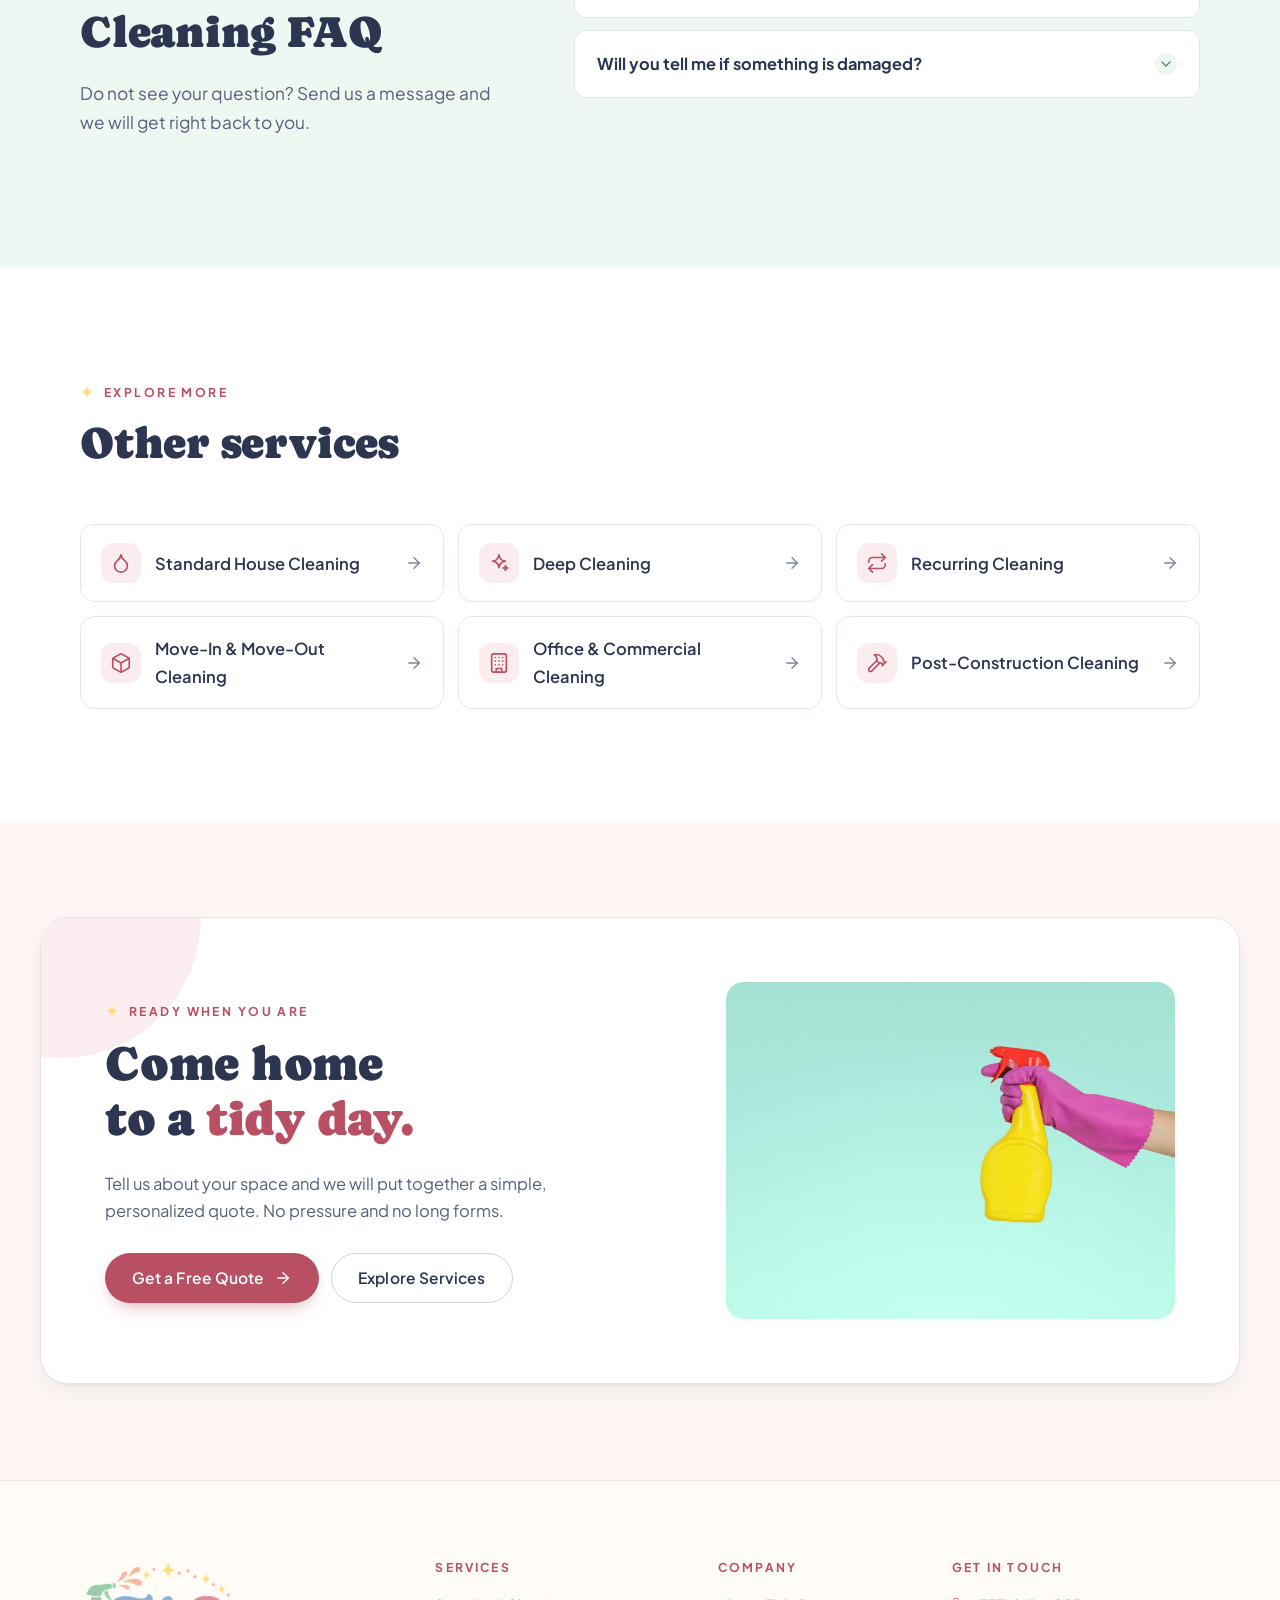
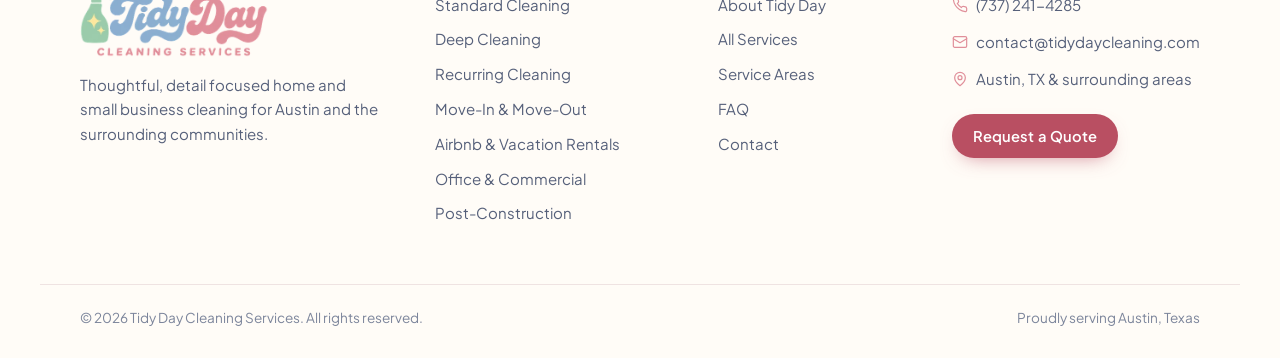
<file: services/airbnb-vacation-rental-cleaning/index.html>
<!DOCTYPE html>
<html lang="en-US">
<head>
<meta charset="utf-8">
<meta name="viewport" content="width=device-width, initial-scale=1, viewport-fit=cover">
<title>Airbnb &amp; Vacation Rental Cleaning in Austin, TX | Tidy Day</title>
<meta name="description" content="Airbnb and short term rental turnover cleaning in Austin, TX. Fresh linens, staged rooms and guest ready spaces from Tidy Day Cleaning Services.">
<link rel="canonical" href="https://www.tidydaycleaning.com/services/airbnb-vacation-rental-cleaning/">
<meta name="robots" content="index, follow, max-image-preview:large">
<meta name="author" content="Tidy Day Cleaning Services">
<meta name="theme-color" content="#FDF6F4">
<meta name="geo.region" content="US-TX">
<meta name="geo.placename" content="Austin">
<meta property="og:type" content="website">
<meta property="og:site_name" content="Tidy Day Cleaning Services">
<meta property="og:title" content="Airbnb &amp; Vacation Rental Cleaning in Austin, TX | Tidy Day">
<meta property="og:description" content="Airbnb and short term rental turnover cleaning in Austin, TX. Fresh linens, staged rooms and guest ready spaces from Tidy Day Cleaning Services.">
<meta property="og:url" content="https://www.tidydaycleaning.com/services/airbnb-vacation-rental-cleaning/">
<meta property="og:image" content="https://www.tidydaycleaning.com/assets/og-tidyday-logo.jpg">
<meta property="og:image:secure_url" content="https://www.tidydaycleaning.com/assets/og-tidyday-logo.jpg">
<meta property="og:image:type" content="image/jpeg">
<meta property="og:image:width" content="1200">
<meta property="og:image:height" content="630">
<meta property="og:image:alt" content="Tidy Day Cleaning Services logo">
<meta property="og:locale" content="en_US">
<meta name="twitter:card" content="summary_large_image">
<meta name="twitter:title" content="Airbnb &amp; Vacation Rental Cleaning in Austin, TX | Tidy Day">
<meta name="twitter:description" content="Airbnb and short term rental turnover cleaning in Austin, TX. Fresh linens, staged rooms and guest ready spaces from Tidy Day Cleaning Services.">
<meta name="twitter:image" content="https://www.tidydaycleaning.com/assets/og-tidyday-logo.jpg">
<link rel="icon" href="../../favicon.ico" sizes="48x48">
<link rel="icon" type="image/png" sizes="32x32" href="../../assets/favicon-32.png">
<link rel="icon" type="image/png" sizes="16x16" href="../../assets/favicon-16.png">
<link rel="apple-touch-icon" href="../../assets/apple-touch-icon.png">
<link rel="manifest" href="../../site.webmanifest">
<link rel="preconnect" href="https://fonts.googleapis.com">
<link rel="preconnect" href="https://fonts.gstatic.com" crossorigin>
<link href="https://fonts.googleapis.com/css2?family=Caprasimo&family=Plus+Jakarta+Sans:wght@400;500;600;700&display=swap" rel="stylesheet">
<link rel="preload" as="image" href="../../assets/img/airbnb-hero.webp" fetchpriority="high">
<link rel="stylesheet" href="../../css/styles.css?v=6">
<script type="application/ld+json">[{"@context": "https://schema.org", "@type": "HomeAndConstructionBusiness", "@id": "https://www.tidydaycleaning.com/#business", "name": "Tidy Day Cleaning Services", "description": "Home and small business cleaning in Austin, TX and surrounding areas: standard, deep, recurring, move-in and move-out, Airbnb, office and post-construction cleaning.", "url": "https://www.tidydaycleaning.com/", "logo": "https://www.tidydaycleaning.com/assets/logo.png", "image": "https://www.tidydaycleaning.com/assets/og-tidyday-logo.jpg", "email": "contact@tidydaycleaning.com", "telephone": "(737) 241-4285", "address": {"@type": "PostalAddress", "addressLocality": "Austin", "addressRegion": "TX", "addressCountry": "US"}, "areaServed": [{"@type": "City", "name": "Austin, TX"}, {"@type": "City", "name": "Round Rock, TX"}, {"@type": "City", "name": "Cedar Park, TX"}, {"@type": "City", "name": "Pflugerville, TX"}, {"@type": "City", "name": "Georgetown, TX"}, {"@type": "City", "name": "Leander, TX"}, {"@type": "City", "name": "Lakeway, TX"}, {"@type": "City", "name": "Bee Cave, TX"}, {"@type": "City", "name": "West Lake Hills, TX"}, {"@type": "City", "name": "Buda, TX"}, {"@type": "City", "name": "Kyle, TX"}, {"@type": "City", "name": "Dripping Springs, TX"}, {"@type": "City", "name": "Manor, TX"}, {"@type": "City", "name": "Hutto, TX"}], "priceRange": "$$", "hasOfferCatalog": {"@type": "OfferCatalog", "name": "Cleaning Services", "itemListElement": [{"@type": "Offer", "itemOffered": {"@type": "Service", "name": "Standard House Cleaning", "url": "https://www.tidydaycleaning.com/services/standard-cleaning/"}}, {"@type": "Offer", "itemOffered": {"@type": "Service", "name": "Deep Cleaning", "url": "https://www.tidydaycleaning.com/services/deep-cleaning/"}}, {"@type": "Offer", "itemOffered": {"@type": "Service", "name": "Recurring Cleaning", "url": "https://www.tidydaycleaning.com/services/recurring-cleaning/"}}, {"@type": "Offer", "itemOffered": {"@type": "Service", "name": "Move-In & Move-Out Cleaning", "url": "https://www.tidydaycleaning.com/services/move-in-move-out-cleaning/"}}, {"@type": "Offer", "itemOffered": {"@type": "Service", "name": "Airbnb & Vacation Rental Cleaning", "url": "https://www.tidydaycleaning.com/services/airbnb-vacation-rental-cleaning/"}}, {"@type": "Offer", "itemOffered": {"@type": "Service", "name": "Office & Commercial Cleaning", "url": "https://www.tidydaycleaning.com/services/office-commercial-cleaning/"}}, {"@type": "Offer", "itemOffered": {"@type": "Service", "name": "Post-Construction Cleaning", "url": "https://www.tidydaycleaning.com/services/post-construction-cleaning/"}}]}}, {"@context": "https://schema.org", "@type": "Service", "name": "Airbnb & Vacation Rental Cleaning", "serviceType": "Airbnb & Vacation Rental Cleaning", "description": "Airbnb and short term rental turnover cleaning in Austin, TX. Fresh linens, staged rooms and guest ready spaces from Tidy Day Cleaning Services.", "url": "https://www.tidydaycleaning.com/services/airbnb-vacation-rental-cleaning/", "provider": {"@id": "https://www.tidydaycleaning.com/#business"}, "areaServed": [{"@type": "City", "name": "Austin, TX"}, {"@type": "City", "name": "Round Rock, TX"}, {"@type": "City", "name": "Cedar Park, TX"}, {"@type": "City", "name": "Pflugerville, TX"}, {"@type": "City", "name": "Georgetown, TX"}, {"@type": "City", "name": "Leander, TX"}, {"@type": "City", "name": "Lakeway, TX"}, {"@type": "City", "name": "Bee Cave, TX"}, {"@type": "City", "name": "West Lake Hills, TX"}, {"@type": "City", "name": "Buda, TX"}, {"@type": "City", "name": "Kyle, TX"}, {"@type": "City", "name": "Dripping Springs, TX"}, {"@type": "City", "name": "Manor, TX"}, {"@type": "City", "name": "Hutto, TX"}], "image": "https://www.tidydaycleaning.com/assets/img/airbnb-hero.webp"}, {"@context": "https://schema.org", "@type": "BreadcrumbList", "itemListElement": [{"@type": "ListItem", "position": 1, "name": "Home", "item": "https://www.tidydaycleaning.com/"}, {"@type": "ListItem", "position": 2, "name": "Services", "item": "https://www.tidydaycleaning.com/services/"}, {"@type": "ListItem", "position": 3, "name": "Airbnb & Vacation Rental Cleaning", "item": "https://www.tidydaycleaning.com/services/airbnb-vacation-rental-cleaning/"}]}, {"@context": "https://schema.org", "@type": "FAQPage", "mainEntity": [{"@type": "Question", "name": "Can you work around check in and check out times?", "acceptedAnswer": {"@type": "Answer", "text": "Yes. We plan turnovers around your booking calendar so the space is ready before the next guest arrives."}}, {"@type": "Question", "name": "Do you do laundry?", "acceptedAnswer": {"@type": "Answer", "text": "We can change and launder linens on site when the property has a washer and dryer, or swap in your clean backup sets."}}, {"@type": "Question", "name": "Will you tell me if something is damaged?", "acceptedAnswer": {"@type": "Answer", "text": "Always. We send a quick note with photos if we spot damage, missing items or anything that needs your attention."}}]}]</script>
</head>
<body>
<a class="skip" href="#main">Skip to content</a>
<div class="topbar"><div class="wrap topbar-in"><div class="tb-left"><a class="tb-link" href="tel:+17372414285"><svg class="ic" viewBox="0 0 24 24" fill="none" stroke="currentColor" stroke-width="1.8" stroke-linecap="round" stroke-linejoin="round" aria-hidden="true"><path d="M22 16.9v3a2 2 0 0 1-2.2 2 19.8 19.8 0 0 1-8.6-3.1 19.5 19.5 0 0 1-6-6A19.8 19.8 0 0 1 2.1 4.2 2 2 0 0 1 4.1 2h3a2 2 0 0 1 2 1.7c.1.9.4 1.8.7 2.7a2 2 0 0 1-.5 2.1L8 9.8a16 16 0 0 0 6 6l1.3-1.3a2 2 0 0 1 2.1-.4c.9.3 1.8.6 2.7.7a2 2 0 0 1 1.7 2Z"/></svg> (737) 241-4285</a><a class="tb-link tb-mail" href="mailto:contact@tidydaycleaning.com"><svg class="ic" viewBox="0 0 24 24" fill="none" stroke="currentColor" stroke-width="1.8" stroke-linecap="round" stroke-linejoin="round" aria-hidden="true"><rect x="2" y="4" width="20" height="16" rx="2"/><path d="m22 7-10 6L2 7"/></svg> contact@tidydaycleaning.com</a><span class="tb-area"><svg class="ic" viewBox="0 0 24 24" fill="none" stroke="currentColor" stroke-width="1.8" stroke-linecap="round" stroke-linejoin="round" aria-hidden="true"><path d="M20 10c0 6-8 12-8 12s-8-6-8-12a8 8 0 0 1 16 0Z"/><circle cx="12" cy="10" r="3"/></svg> Serving Austin, TX &amp; surrounding areas</span></div><a href="../../contact/">Request a free quote <svg class="ic" viewBox="0 0 24 24" fill="none" stroke="currentColor" stroke-width="1.8" stroke-linecap="round" stroke-linejoin="round" aria-hidden="true"><path d="M5 12h14"/><path d="m12 5 7 7-7 7"/></svg></a></div></div>
<header class="site-header" id="top">
  <div class="wrap nav">
    <a class="brand" href="../../" aria-label="Tidy Day Cleaning Services home"><img src="../../assets/logo-sm.webp" alt="Tidy Day Cleaning Services" width="440" height="225"></a>
    <nav class="menu" aria-label="Main">
      <a href="../../">Home</a>
      <div class="has-drop">
        <a href="../../services/" class="drop-trigger" aria-current="page" aria-haspopup="true">Services <svg class="ic chev" viewBox="0 0 24 24" fill="none" stroke="currentColor" stroke-width="1.8" stroke-linecap="round" stroke-linejoin="round" aria-hidden="true"><path d="m6 9 6 6 6-6"/></svg></a>
        <div class="drop"><div class="drop-in"><a href="../../services/standard-cleaning/"><svg class="ic" viewBox="0 0 24 24" fill="none" stroke="currentColor" stroke-width="1.8" stroke-linecap="round" stroke-linejoin="round" aria-hidden="true"><path d="M12 22a7 7 0 0 0 7-7c0-2-1-3.9-3-5.5s-3.5-4-4-6.5c-.5 2.5-2 4.9-4 6.5C6 11.1 5 13 5 15a7 7 0 0 0 7 7z"/></svg><span>Standard Cleaning</span></a><a href="../../services/deep-cleaning/"><svg class="ic" viewBox="0 0 24 24" fill="none" stroke="currentColor" stroke-width="1.8" stroke-linecap="round" stroke-linejoin="round" aria-hidden="true"><path d="M12 3c.6 4.5 2.6 6.5 7 7-4.4.5-6.4 2.5-7 7-.6-4.5-2.6-6.5-7-7 4.4-.5 6.4-2.5 7-7Z"/><path d="M19 15c.2 1.6.9 2.3 2.5 2.5-1.6.2-2.3.9-2.5 2.5-.2-1.6-.9-2.3-2.5-2.5 1.6-.2 2.3-.9 2.5-2.5Z"/></svg><span>Deep Cleaning</span></a><a href="../../services/recurring-cleaning/"><svg class="ic" viewBox="0 0 24 24" fill="none" stroke="currentColor" stroke-width="1.8" stroke-linecap="round" stroke-linejoin="round" aria-hidden="true"><path d="m17 2 4 4-4 4"/><path d="M3 11v-1a4 4 0 0 1 4-4h14"/><path d="m7 22-4-4 4-4"/><path d="M21 13v1a4 4 0 0 1-4 4H3"/></svg><span>Recurring Cleaning</span></a><a href="../../services/move-in-move-out-cleaning/"><svg class="ic" viewBox="0 0 24 24" fill="none" stroke="currentColor" stroke-width="1.8" stroke-linecap="round" stroke-linejoin="round" aria-hidden="true"><path d="M21 16V8a2 2 0 0 0-1-1.7l-7-4a2 2 0 0 0-2 0l-7 4A2 2 0 0 0 3 8v8a2 2 0 0 0 1 1.7l7 4a2 2 0 0 0 2 0l7-4a2 2 0 0 0 1-1.7z"/><path d="M3.3 7 12 12l8.7-5M12 22V12"/></svg><span>Move-In &amp; Move-Out</span></a><a href="../../services/airbnb-vacation-rental-cleaning/"><svg class="ic" viewBox="0 0 24 24" fill="none" stroke="currentColor" stroke-width="1.8" stroke-linecap="round" stroke-linejoin="round" aria-hidden="true"><path d="M2 4v16M2 8h18a2 2 0 0 1 2 2v10M2 17h20M6 8v9"/></svg><span>Airbnb &amp; Vacation Rentals</span></a><a href="../../services/office-commercial-cleaning/"><svg class="ic" viewBox="0 0 24 24" fill="none" stroke="currentColor" stroke-width="1.8" stroke-linecap="round" stroke-linejoin="round" aria-hidden="true"><rect x="4" y="2" width="16" height="20" rx="2"/><path d="M9 22v-4h6v4M8 6h.01M12 6h.01M16 6h.01M8 10h.01M12 10h.01M16 10h.01M8 14h.01M12 14h.01M16 14h.01"/></svg><span>Office &amp; Commercial</span></a><a href="../../services/post-construction-cleaning/"><svg class="ic" viewBox="0 0 24 24" fill="none" stroke="currentColor" stroke-width="1.8" stroke-linecap="round" stroke-linejoin="round" aria-hidden="true"><path d="m15 12-8.5 8.5a2.1 2.1 0 0 1-3-3L12 9"/><path d="M17.6 15 22 10.6"/><path d="m20.9 11.7-1.2-1.2c-.6-.6-1-1.4-1-2.3v-.8L16 4.6A5.6 5.6 0 0 0 12.1 3H9l.9.8A6.2 6.2 0 0 1 12 8.4V10l2 2h2.5l2.3 1.9"/></svg><span>Post-Construction</span></a><a class="drop-all" href="../../services/">View all services <svg class="ic" viewBox="0 0 24 24" fill="none" stroke="currentColor" stroke-width="1.8" stroke-linecap="round" stroke-linejoin="round" aria-hidden="true"><path d="M5 12h14"/><path d="m12 5 7 7-7 7"/></svg></a></div></div>
      </div>
      <a href="../../about/">About</a>
      <a href="../../#areas">Service Areas</a>
      <a href="../../contact/">Contact</a>
    </nav>
    <a class="btn btn-rose nav-cta" href="../../contact/">Get a Free Quote</a>
    <button class="burger" aria-label="Open menu" aria-expanded="false" aria-controls="mnav"><svg class="ic" viewBox="0 0 24 24" fill="none" stroke="currentColor" stroke-width="1.8" stroke-linecap="round" stroke-linejoin="round" aria-hidden="true"><path d="M4 7h16M4 12h16M4 17h16"/></svg></button>
  </div>
  <div class="mnav" id="mnav" hidden>
    <a href="../../">Home</a>
    <p class="mnav-label">Services</p>
    <div class="mnav-sub"><a href="../../services/standard-cleaning/">Standard Cleaning</a><a href="../../services/deep-cleaning/">Deep Cleaning</a><a href="../../services/recurring-cleaning/">Recurring Cleaning</a><a href="../../services/move-in-move-out-cleaning/">Move-In &amp; Move-Out</a><a href="../../services/airbnb-vacation-rental-cleaning/">Airbnb &amp; Vacation Rentals</a><a href="../../services/office-commercial-cleaning/">Office &amp; Commercial</a><a href="../../services/post-construction-cleaning/">Post-Construction</a></div>
    <a href="../../about/">About</a>
    <a href="../../#areas">Service Areas</a>
    <a href="../../contact/">Contact</a>
    <a class="btn btn-rose" href="../../contact/">Get a Free Quote</a>
    <a class="btn btn-ghost" href="tel:+17372414285"><svg class="ic" viewBox="0 0 24 24" fill="none" stroke="currentColor" stroke-width="1.8" stroke-linecap="round" stroke-linejoin="round" aria-hidden="true"><path d="M22 16.9v3a2 2 0 0 1-2.2 2 19.8 19.8 0 0 1-8.6-3.1 19.5 19.5 0 0 1-6-6A19.8 19.8 0 0 1 2.1 4.2 2 2 0 0 1 4.1 2h3a2 2 0 0 1 2 1.7c.1.9.4 1.8.7 2.7a2 2 0 0 1-.5 2.1L8 9.8a16 16 0 0 0 6 6l1.3-1.3a2 2 0 0 1 2.1-.4c.9.3 1.8.6 2.7.7a2 2 0 0 1 1.7 2Z"/></svg> Call (737) 241-4285</a>
  </div>
</header>
<main id="main">
<section class="svc-hero">
  <div class="wrap svc-hero-in">
    <div class="svc-hero-copy">
      <nav class="crumbs" aria-label="Breadcrumb"><a href="../../">Home</a><span>/</span><a href="../../services/">Services</a><span>/</span><span aria-current="page">Airbnb &amp; Vacation Rentals</span></nav>
      <p class="eyebrow"><svg class="spark" viewBox="0 0 24 24" aria-hidden="true"><path d="M12 1c.9 6.6 4.4 10.1 11 11-6.6.9-10.1 4.4-11 11-.9-6.6-4.4-10.1-11-11 6.6-.9 10.1-4.4 11-11Z"/></svg><span>Airbnb &amp; Vacation Rental Cleaning</span></p>
      <h1>Airbnb &amp; Vacation Rental Cleaning <em>in Austin, TX</em></h1>
      <p class="lede">Guest ready, every single time. We turn your rental around quickly and carefully so each stay starts with a spotless, welcoming space.</p>
      <div class="btns"><a class="btn btn-rose" href="../../contact/?service=airbnb-vacation-rental-cleaning">Get a Free Quote <svg class="ic" viewBox="0 0 24 24" fill="none" stroke="currentColor" stroke-width="1.8" stroke-linecap="round" stroke-linejoin="round" aria-hidden="true"><path d="M5 12h14"/><path d="m12 5 7 7-7 7"/></svg></a><a class="btn btn-ghost" href="#included">What is included</a></div>
    </div>
    <div class="svc-hero-media"><img class="" src="../../assets/img/airbnb-hero.webp" alt="Housekeeper fluffing pillows while making a guest bed" width="1600" height="1067" fetchpriority="high"></div>
  </div>
</section>

<section class="section">
  <div class="wrap split split-top">
    <div class="split-copy">
      <p class="eyebrow"><svg class="spark" viewBox="0 0 24 24" aria-hidden="true"><path d="M12 1c.9 6.6 4.4 10.1 11 11-6.6.9-10.1 4.4-11 11-.9-6.6-4.4-10.1-11-11 6.6-.9 10.1-4.4 11-11Z"/></svg><span>Overview</span></p>
      <h2>Why Austin clients choose our airbnb &amp; vacation rental cleaning</h2>
      <p>Austin welcomes visitors all year for festivals, games and weekend getaways, and your reviews depend on a clean, consistent space. Our turnover cleaning resets the entire property between guests so it looks and feels just like your listing photos.</p><p>We change linens, refresh bathrooms, clean the kitchen, check for left behind items and stage each room with care. If something looks off, like a damaged item or low supplies, we let you know right away.</p>
      <div class="ideal"><h3>Ideal for</h3><ul><li><svg class="ic" viewBox="0 0 24 24" fill="none" stroke="currentColor" stroke-width="1.8" stroke-linecap="round" stroke-linejoin="round" aria-hidden="true"><path d="M19 14c1.5-1.5 3-3.2 3-5.5A5.5 5.5 0 0 0 16.5 3c-1.8 0-3 .5-4.5 2-1.5-1.5-2.7-2-4.5-2A5.5 5.5 0 0 0 2 8.5c0 2.3 1.5 4 3 5.5l7 7Z"/></svg>Airbnb and VRBO hosts</li><li><svg class="ic" viewBox="0 0 24 24" fill="none" stroke="currentColor" stroke-width="1.8" stroke-linecap="round" stroke-linejoin="round" aria-hidden="true"><path d="M19 14c1.5-1.5 3-3.2 3-5.5A5.5 5.5 0 0 0 16.5 3c-1.8 0-3 .5-4.5 2-1.5-1.5-2.7-2-4.5-2A5.5 5.5 0 0 0 2 8.5c0 2.3 1.5 4 3 5.5l7 7Z"/></svg>Short term rental managers</li><li><svg class="ic" viewBox="0 0 24 24" fill="none" stroke="currentColor" stroke-width="1.8" stroke-linecap="round" stroke-linejoin="round" aria-hidden="true"><path d="M19 14c1.5-1.5 3-3.2 3-5.5A5.5 5.5 0 0 0 16.5 3c-1.8 0-3 .5-4.5 2-1.5-1.5-2.7-2-4.5-2A5.5 5.5 0 0 0 2 8.5c0 2.3 1.5 4 3 5.5l7 7Z"/></svg>Second homes and guest suites</li></ul></div>
    </div>
    <div class="duo">
      <figure><img class="" src="../../assets/img/airbnb-bedroom.webp" alt="Neatly made hotel style bed with crisp white linens" width="1100" height="733" loading="lazy" decoding="async"></figure>
      <figure><img class="" src="../../assets/img/airbnb-living.webp" alt="Bright, guest ready apartment living and dining area" width="1100" height="733" loading="lazy" decoding="async"></figure>
    </div>
  </div>
</section>

<section class="section tint-blush" id="included">
  <div class="wrap">
    <div class="sec-head center">
      <p class="eyebrow"><svg class="spark" viewBox="0 0 24 24" aria-hidden="true"><path d="M12 1c.9 6.6 4.4 10.1 11 11-6.6.9-10.1 4.4-11 11-.9-6.6-4.4-10.1-11-11 6.6-.9 10.1-4.4 11-11Z"/></svg><span>Checklist</span></p>
      <h2>What is included</h2>
      <p class="lede">Every airbnb &amp; vacation rental cleaning follows this checklist. Have something specific in mind? Just let us know when you request your quote.</p>
    </div>
    <ul class="checklist"><li><svg class="ic" viewBox="0 0 24 24" fill="none" stroke="currentColor" stroke-width="1.8" stroke-linecap="round" stroke-linejoin="round" aria-hidden="true"><path d="M20 6 9 17l-5-5"/></svg>Full clean of kitchen, bathrooms and living areas</li><li><svg class="ic" viewBox="0 0 24 24" fill="none" stroke="currentColor" stroke-width="1.8" stroke-linecap="round" stroke-linejoin="round" aria-hidden="true"><path d="M20 6 9 17l-5-5"/></svg>Beds stripped and made with fresh linens</li><li><svg class="ic" viewBox="0 0 24 24" fill="none" stroke="currentColor" stroke-width="1.8" stroke-linecap="round" stroke-linejoin="round" aria-hidden="true"><path d="M20 6 9 17l-5-5"/></svg>Towels replaced and folded</li><li><svg class="ic" viewBox="0 0 24 24" fill="none" stroke="currentColor" stroke-width="1.8" stroke-linecap="round" stroke-linejoin="round" aria-hidden="true"><path d="M20 6 9 17l-5-5"/></svg>Dishes washed and put away</li><li><svg class="ic" viewBox="0 0 24 24" fill="none" stroke="currentColor" stroke-width="1.8" stroke-linecap="round" stroke-linejoin="round" aria-hidden="true"><path d="M20 6 9 17l-5-5"/></svg>Trash removed and bins relined</li><li><svg class="ic" viewBox="0 0 24 24" fill="none" stroke="currentColor" stroke-width="1.8" stroke-linecap="round" stroke-linejoin="round" aria-hidden="true"><path d="M20 6 9 17l-5-5"/></svg>Restocking of basics you provide</li><li><svg class="ic" viewBox="0 0 24 24" fill="none" stroke="currentColor" stroke-width="1.8" stroke-linecap="round" stroke-linejoin="round" aria-hidden="true"><path d="M20 6 9 17l-5-5"/></svg>Rooms staged to match your listing</li><li><svg class="ic" viewBox="0 0 24 24" fill="none" stroke="currentColor" stroke-width="1.8" stroke-linecap="round" stroke-linejoin="round" aria-hidden="true"><path d="M20 6 9 17l-5-5"/></svg>Notes on damage, missing items or low supplies</li></ul>
  </div>
</section>

<section class="section">
  <div class="wrap">
    <div class="sec-head center">
      <p class="eyebrow"><svg class="spark" viewBox="0 0 24 24" aria-hidden="true"><path d="M12 1c.9 6.6 4.4 10.1 11 11-6.6.9-10.1 4.4-11 11-.9-6.6-4.4-10.1-11-11 6.6-.9 10.1-4.4 11-11Z"/></svg><span>Our process</span></p>
      <h2>Simple from start to sparkle</h2>
    </div>
    <ol class="steps">
      <li><span class="step-n">01</span><h3>Tell us about your space</h3><p>Send a quick request with your home size, service and timing.</p></li>
      <li><span class="step-n">02</span><h3>Get a clear quote</h3><p>We confirm the details, answer questions and lock in a time.</p></li>
      <li><span class="step-n">03</span><h3>Relax, it is handled</h3><p>We arrive prepared and leave everything fresh and spotless.</p></li>
    </ol>
  </div>
</section>

<section class="section tint-mint">
  <div class="wrap faq-wrap">
    <div class="sec-head">
      <p class="eyebrow"><svg class="spark" viewBox="0 0 24 24" aria-hidden="true"><path d="M12 1c.9 6.6 4.4 10.1 11 11-6.6.9-10.1 4.4-11 11-.9-6.6-4.4-10.1-11-11 6.6-.9 10.1-4.4 11-11Z"/></svg><span>Questions</span></p>
      <h2>Airbnb &amp; Vacation Rental Cleaning FAQ</h2>
      <p class="lede">Do not see your question? Send us a message and we will get right back to you.</p>
    </div>
    <div class="faqs"><details class="faq"><summary><span>Can you work around check in and check out times?</span><svg class="ic chev" viewBox="0 0 24 24" fill="none" stroke="currentColor" stroke-width="1.8" stroke-linecap="round" stroke-linejoin="round" aria-hidden="true"><path d="m6 9 6 6 6-6"/></svg></summary><div class="faq-a"><p>Yes. We plan turnovers around your booking calendar so the space is ready before the next guest arrives.</p></div></details><details class="faq"><summary><span>Do you do laundry?</span><svg class="ic chev" viewBox="0 0 24 24" fill="none" stroke="currentColor" stroke-width="1.8" stroke-linecap="round" stroke-linejoin="round" aria-hidden="true"><path d="m6 9 6 6 6-6"/></svg></summary><div class="faq-a"><p>We can change and launder linens on site when the property has a washer and dryer, or swap in your clean backup sets.</p></div></details><details class="faq"><summary><span>Will you tell me if something is damaged?</span><svg class="ic chev" viewBox="0 0 24 24" fill="none" stroke="currentColor" stroke-width="1.8" stroke-linecap="round" stroke-linejoin="round" aria-hidden="true"><path d="m6 9 6 6 6-6"/></svg></summary><div class="faq-a"><p>Always. We send a quick note with photos if we spot damage, missing items or anything that needs your attention.</p></div></details></div>
  </div>
</section>

<section class="section">
  <div class="wrap">
    <div class="sec-head">
      <p class="eyebrow"><svg class="spark" viewBox="0 0 24 24" aria-hidden="true"><path d="M12 1c.9 6.6 4.4 10.1 11 11-6.6.9-10.1 4.4-11 11-.9-6.6-4.4-10.1-11-11 6.6-.9 10.1-4.4 11-11Z"/></svg><span>Explore more</span></p>
      <h2>Other services</h2>
    </div>
    <div class="other-svc"><a href="../../services/standard-cleaning/"><svg class="ic" viewBox="0 0 24 24" fill="none" stroke="currentColor" stroke-width="1.8" stroke-linecap="round" stroke-linejoin="round" aria-hidden="true"><path d="M12 22a7 7 0 0 0 7-7c0-2-1-3.9-3-5.5s-3.5-4-4-6.5c-.5 2.5-2 4.9-4 6.5C6 11.1 5 13 5 15a7 7 0 0 0 7 7z"/></svg><span>Standard House Cleaning</span><svg class="ic go" viewBox="0 0 24 24" fill="none" stroke="currentColor" stroke-width="1.8" stroke-linecap="round" stroke-linejoin="round" aria-hidden="true"><path d="M5 12h14"/><path d="m12 5 7 7-7 7"/></svg></a><a href="../../services/deep-cleaning/"><svg class="ic" viewBox="0 0 24 24" fill="none" stroke="currentColor" stroke-width="1.8" stroke-linecap="round" stroke-linejoin="round" aria-hidden="true"><path d="M12 3c.6 4.5 2.6 6.5 7 7-4.4.5-6.4 2.5-7 7-.6-4.5-2.6-6.5-7-7 4.4-.5 6.4-2.5 7-7Z"/><path d="M19 15c.2 1.6.9 2.3 2.5 2.5-1.6.2-2.3.9-2.5 2.5-.2-1.6-.9-2.3-2.5-2.5 1.6-.2 2.3-.9 2.5-2.5Z"/></svg><span>Deep Cleaning</span><svg class="ic go" viewBox="0 0 24 24" fill="none" stroke="currentColor" stroke-width="1.8" stroke-linecap="round" stroke-linejoin="round" aria-hidden="true"><path d="M5 12h14"/><path d="m12 5 7 7-7 7"/></svg></a><a href="../../services/recurring-cleaning/"><svg class="ic" viewBox="0 0 24 24" fill="none" stroke="currentColor" stroke-width="1.8" stroke-linecap="round" stroke-linejoin="round" aria-hidden="true"><path d="m17 2 4 4-4 4"/><path d="M3 11v-1a4 4 0 0 1 4-4h14"/><path d="m7 22-4-4 4-4"/><path d="M21 13v1a4 4 0 0 1-4 4H3"/></svg><span>Recurring Cleaning</span><svg class="ic go" viewBox="0 0 24 24" fill="none" stroke="currentColor" stroke-width="1.8" stroke-linecap="round" stroke-linejoin="round" aria-hidden="true"><path d="M5 12h14"/><path d="m12 5 7 7-7 7"/></svg></a><a href="../../services/move-in-move-out-cleaning/"><svg class="ic" viewBox="0 0 24 24" fill="none" stroke="currentColor" stroke-width="1.8" stroke-linecap="round" stroke-linejoin="round" aria-hidden="true"><path d="M21 16V8a2 2 0 0 0-1-1.7l-7-4a2 2 0 0 0-2 0l-7 4A2 2 0 0 0 3 8v8a2 2 0 0 0 1 1.7l7 4a2 2 0 0 0 2 0l7-4a2 2 0 0 0 1-1.7z"/><path d="M3.3 7 12 12l8.7-5M12 22V12"/></svg><span>Move-In &amp; Move-Out Cleaning</span><svg class="ic go" viewBox="0 0 24 24" fill="none" stroke="currentColor" stroke-width="1.8" stroke-linecap="round" stroke-linejoin="round" aria-hidden="true"><path d="M5 12h14"/><path d="m12 5 7 7-7 7"/></svg></a><a href="../../services/office-commercial-cleaning/"><svg class="ic" viewBox="0 0 24 24" fill="none" stroke="currentColor" stroke-width="1.8" stroke-linecap="round" stroke-linejoin="round" aria-hidden="true"><rect x="4" y="2" width="16" height="20" rx="2"/><path d="M9 22v-4h6v4M8 6h.01M12 6h.01M16 6h.01M8 10h.01M12 10h.01M16 10h.01M8 14h.01M12 14h.01M16 14h.01"/></svg><span>Office &amp; Commercial Cleaning</span><svg class="ic go" viewBox="0 0 24 24" fill="none" stroke="currentColor" stroke-width="1.8" stroke-linecap="round" stroke-linejoin="round" aria-hidden="true"><path d="M5 12h14"/><path d="m12 5 7 7-7 7"/></svg></a><a href="../../services/post-construction-cleaning/"><svg class="ic" viewBox="0 0 24 24" fill="none" stroke="currentColor" stroke-width="1.8" stroke-linecap="round" stroke-linejoin="round" aria-hidden="true"><path d="m15 12-8.5 8.5a2.1 2.1 0 0 1-3-3L12 9"/><path d="M17.6 15 22 10.6"/><path d="m20.9 11.7-1.2-1.2c-.6-.6-1-1.4-1-2.3v-.8L16 4.6A5.6 5.6 0 0 0 12.1 3H9l.9.8A6.2 6.2 0 0 1 12 8.4V10l2 2h2.5l2.3 1.9"/></svg><span>Post-Construction Cleaning</span><svg class="ic go" viewBox="0 0 24 24" fill="none" stroke="currentColor" stroke-width="1.8" stroke-linecap="round" stroke-linejoin="round" aria-hidden="true"><path d="M5 12h14"/><path d="m12 5 7 7-7 7"/></svg></a></div>
  </div>
</section>

<section class="cta-band">
  <div class="wrap cta-in">
    <div class="cta-copy">
      <p class="eyebrow"><svg class="spark" viewBox="0 0 24 24" aria-hidden="true"><path d="M12 1c.9 6.6 4.4 10.1 11 11-6.6.9-10.1 4.4-11 11-.9-6.6-4.4-10.1-11-11 6.6-.9 10.1-4.4 11-11Z"/></svg><span>Ready when you are</span></p>
      <h2>Come home to a <em>tidy day.</em></h2>
      <p>Tell us about your space and we will put together a simple, personalized quote. No pressure and no long forms.</p>
      <div class="btns"><a class="btn btn-rose" href="../../contact/">Get a Free Quote <svg class="ic" viewBox="0 0 24 24" fill="none" stroke="currentColor" stroke-width="1.8" stroke-linecap="round" stroke-linejoin="round" aria-hidden="true"><path d="M5 12h14"/><path d="m12 5 7 7-7 7"/></svg></a><a class="btn btn-ghost" href="../../services/">Explore Services</a></div>
    </div>
    <div class="cta-media"><img class="" src="../../assets/img/cta-supplies.webp" alt="Pink gloved hand holding a yellow spray bottle against a mint background" width="800" height="533" loading="lazy" decoding="async"></div>
  </div>
</section>
</main>
<footer class="site-footer">
  <div class="wrap foot-grid">
    <div class="foot-brand">
      <a href="../../" class="foot-logo"><img src="../../assets/logo-sm.webp" alt="Tidy Day Cleaning Services" width="440" height="225" loading="lazy"></a>
      <p>Thoughtful, detail focused home and small business cleaning for Austin and the surrounding communities.</p>
    </div>
    <div><h3>Services</h3><ul><li><a href="../../services/standard-cleaning/">Standard Cleaning</a></li><li><a href="../../services/deep-cleaning/">Deep Cleaning</a></li><li><a href="../../services/recurring-cleaning/">Recurring Cleaning</a></li><li><a href="../../services/move-in-move-out-cleaning/">Move-In &amp; Move-Out</a></li><li><a href="../../services/airbnb-vacation-rental-cleaning/">Airbnb &amp; Vacation Rentals</a></li><li><a href="../../services/office-commercial-cleaning/">Office &amp; Commercial</a></li><li><a href="../../services/post-construction-cleaning/">Post-Construction</a></li></ul></div>
    <div><h3>Company</h3><ul><li><a href="../../about/">About Tidy Day</a></li><li><a href="../../services/">All Services</a></li><li><a href="../../#areas">Service Areas</a></li><li><a href="../../#faq">FAQ</a></li><li><a href="../../contact/">Contact</a></li></ul></div>
    <div><h3>Get in Touch</h3><ul class="foot-contact"><li><a href="tel:+17372414285"><svg class="ic" viewBox="0 0 24 24" fill="none" stroke="currentColor" stroke-width="1.8" stroke-linecap="round" stroke-linejoin="round" aria-hidden="true"><path d="M22 16.9v3a2 2 0 0 1-2.2 2 19.8 19.8 0 0 1-8.6-3.1 19.5 19.5 0 0 1-6-6A19.8 19.8 0 0 1 2.1 4.2 2 2 0 0 1 4.1 2h3a2 2 0 0 1 2 1.7c.1.9.4 1.8.7 2.7a2 2 0 0 1-.5 2.1L8 9.8a16 16 0 0 0 6 6l1.3-1.3a2 2 0 0 1 2.1-.4c.9.3 1.8.6 2.7.7a2 2 0 0 1 1.7 2Z"/></svg> (737) 241-4285</a></li><li><a href="mailto:contact@tidydaycleaning.com"><svg class="ic" viewBox="0 0 24 24" fill="none" stroke="currentColor" stroke-width="1.8" stroke-linecap="round" stroke-linejoin="round" aria-hidden="true"><rect x="2" y="4" width="20" height="16" rx="2"/><path d="m22 7-10 6L2 7"/></svg> contact@tidydaycleaning.com</a></li><li><span><svg class="ic" viewBox="0 0 24 24" fill="none" stroke="currentColor" stroke-width="1.8" stroke-linecap="round" stroke-linejoin="round" aria-hidden="true"><path d="M20 10c0 6-8 12-8 12s-8-6-8-12a8 8 0 0 1 16 0Z"/><circle cx="12" cy="10" r="3"/></svg> Austin, TX &amp; surrounding areas</span></li></ul><a class="btn btn-rose btn-sm" href="../../contact/">Request a Quote</a></div>
  </div>
  <div class="wrap foot-bottom"><p>&copy; <span data-year>2026</span> Tidy Day Cleaning Services. All rights reserved.</p><p>Proudly serving Austin, Texas</p></div>
</footer>
<a class="mobile-cta" href="../../contact/"><svg class="ic" viewBox="0 0 24 24" fill="none" stroke="currentColor" stroke-width="1.8" stroke-linecap="round" stroke-linejoin="round" aria-hidden="true"><path d="M12 3c.6 4.5 2.6 6.5 7 7-4.4.5-6.4 2.5-7 7-.6-4.5-2.6-6.5-7-7 4.4-.5 6.4-2.5 7-7Z"/><path d="M19 15c.2 1.6.9 2.3 2.5 2.5-1.6.2-2.3.9-2.5 2.5-.2-1.6-.9-2.3-2.5-2.5 1.6-.2 2.3-.9 2.5-2.5Z"/></svg> Get a Free Quote</a>
<script>window.TD_EMAIL="contact@tidydaycleaning.com";</script>
<script src="../../js/main.js?v=6" defer></script>
</body>
</html>
</file>
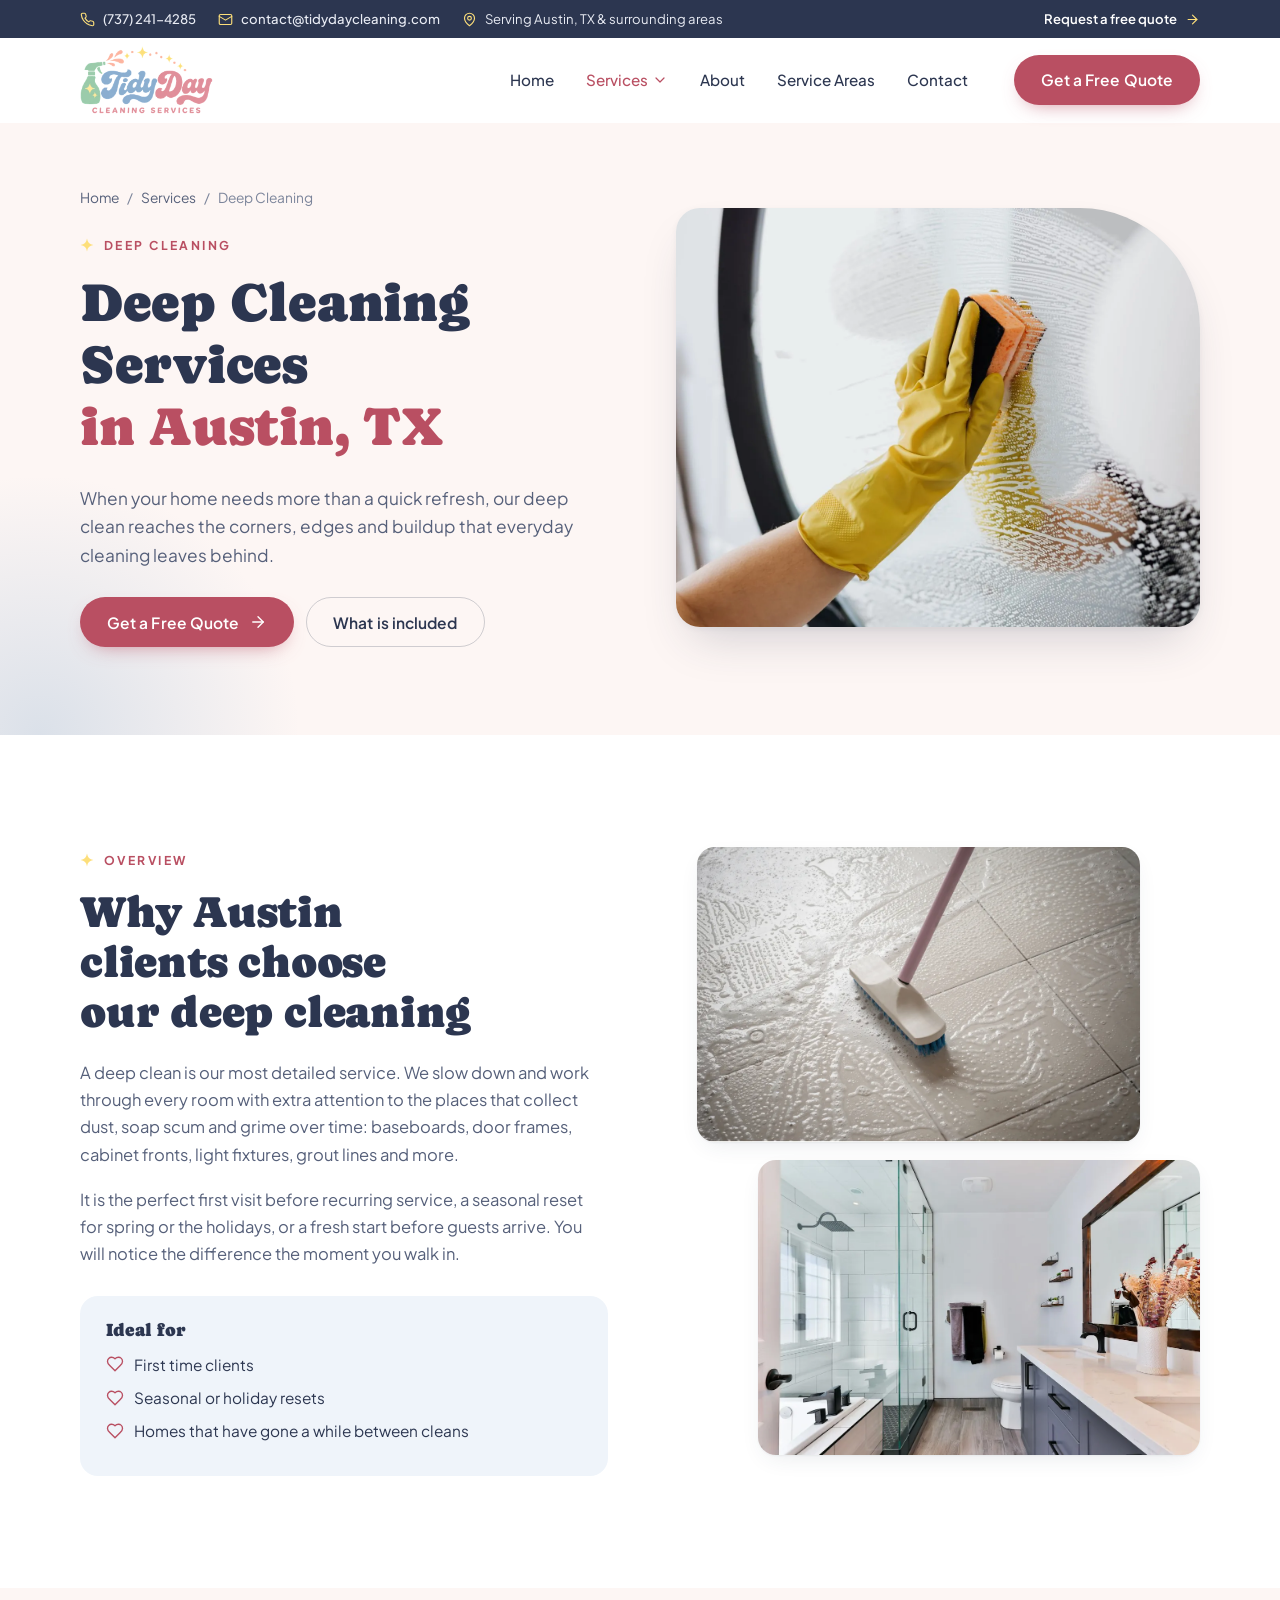
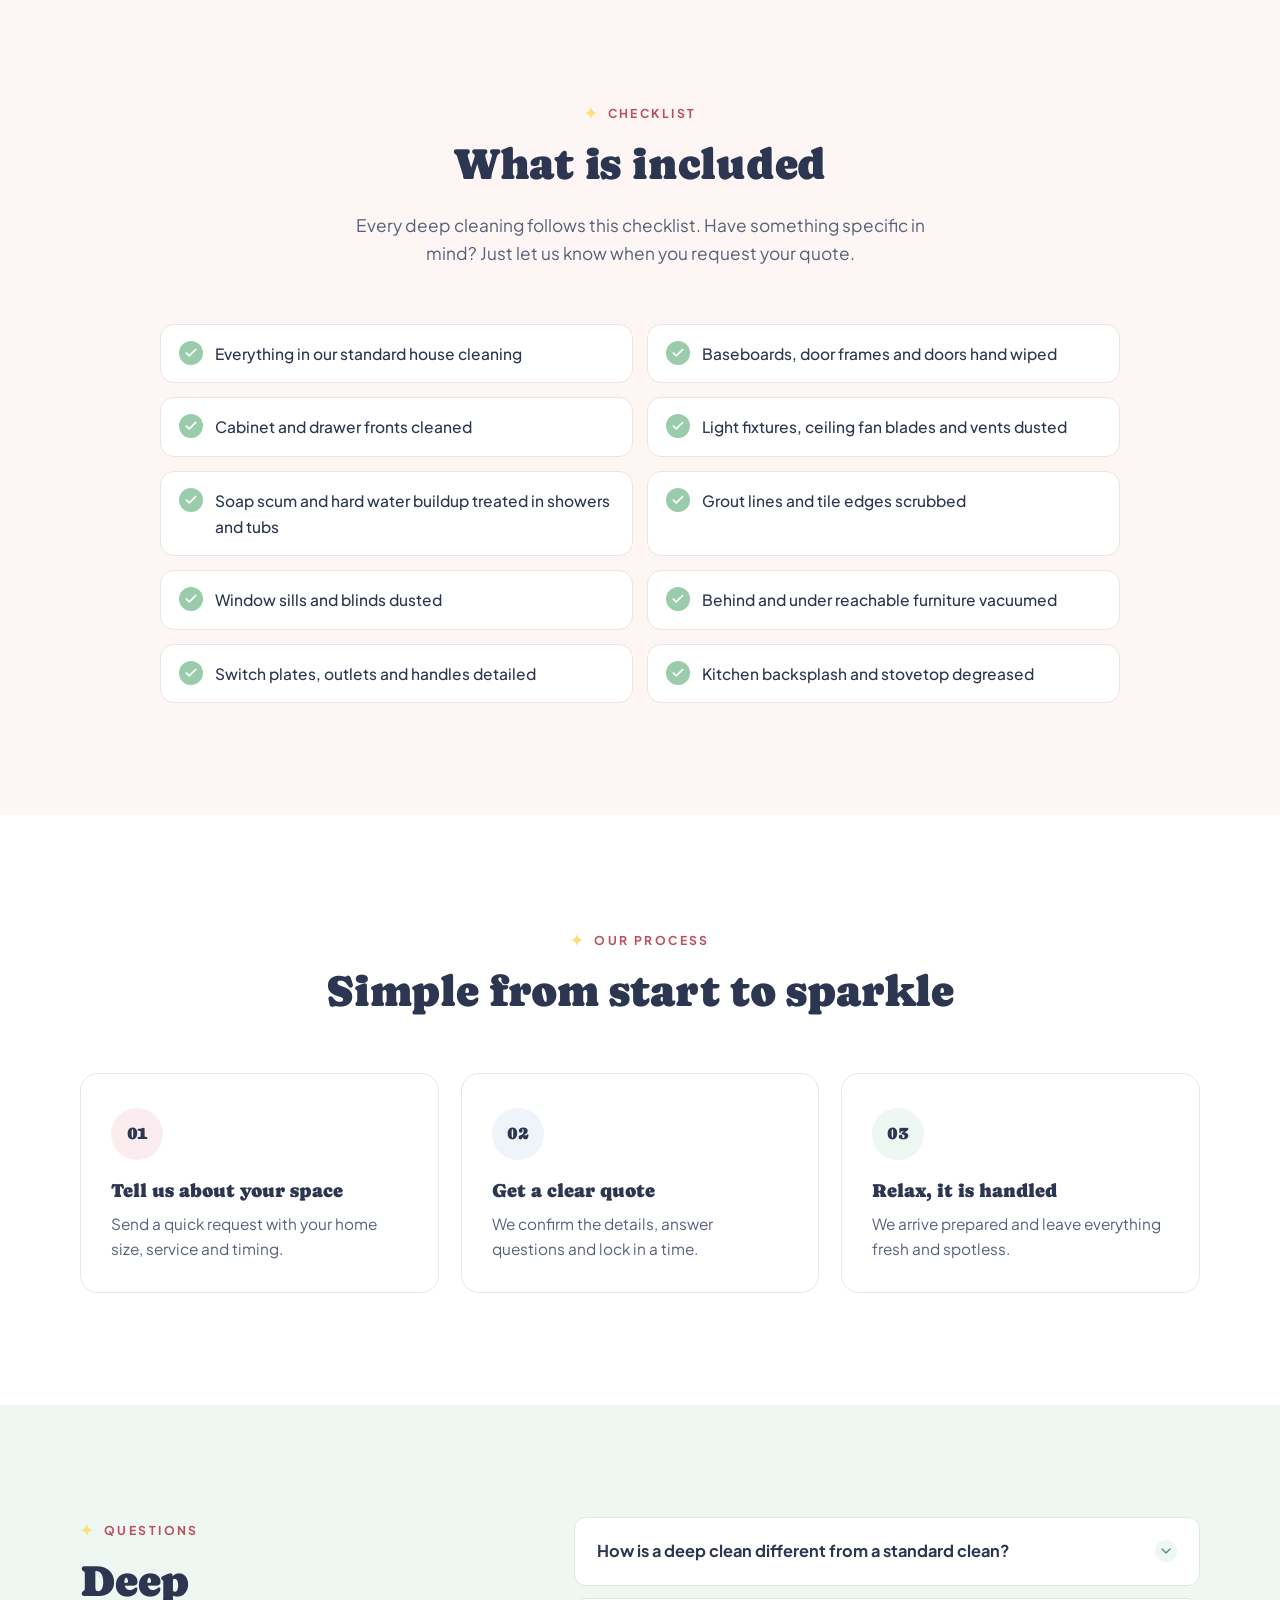
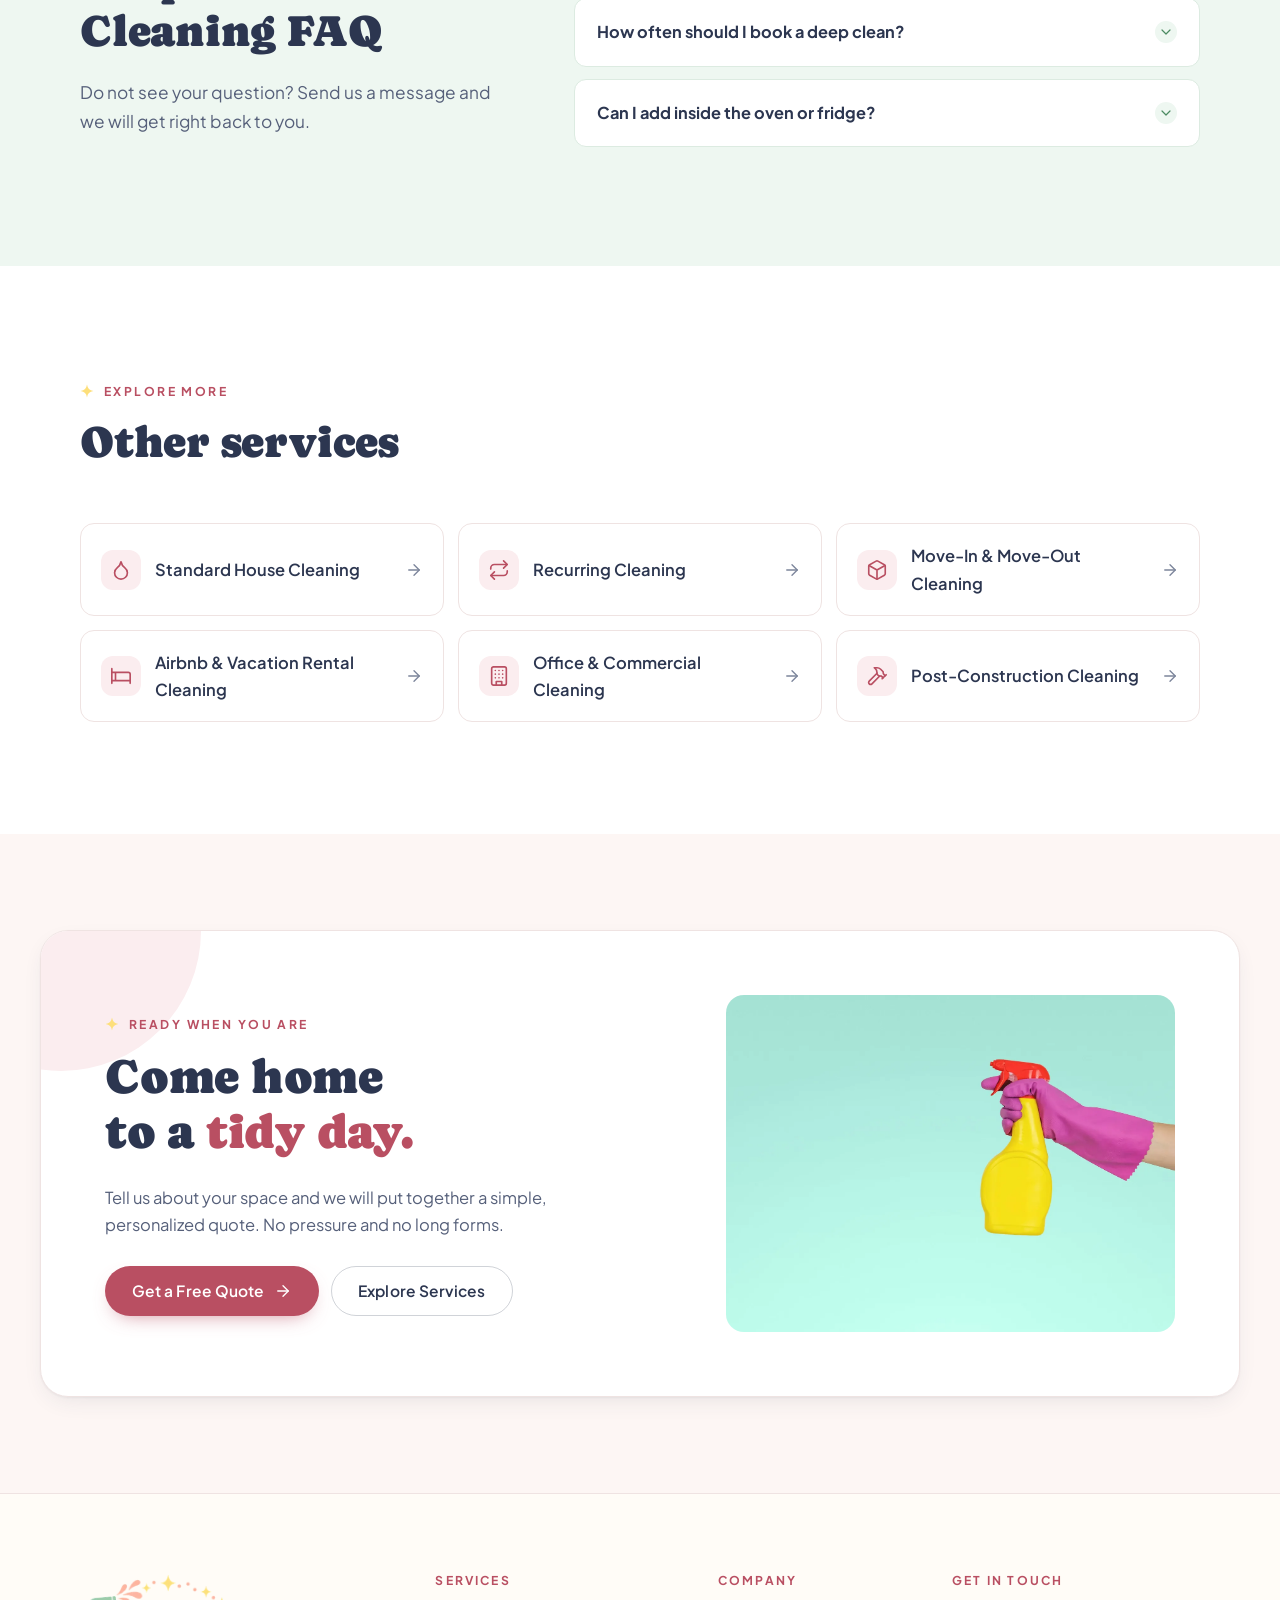
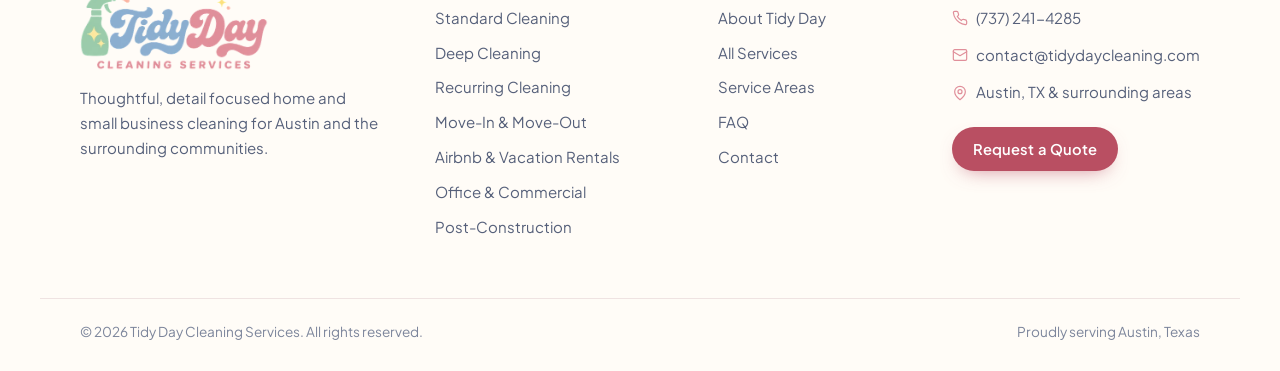
<file: services/deep-cleaning/index.html>
<!DOCTYPE html>
<html lang="en-US">
<head>
<meta charset="utf-8">
<meta name="viewport" content="width=device-width, initial-scale=1, viewport-fit=cover">
<title>Deep Cleaning Services in Austin, TX | Tidy Day</title>
<meta name="description" content="Deep cleaning in Austin, TX for baseboards, buildup, grout, fixtures and overlooked spots. Detailed, top to bottom service from Tidy Day Cleaning Services.">
<link rel="canonical" href="https://www.tidydaycleaning.com/services/deep-cleaning/">
<meta name="robots" content="index, follow, max-image-preview:large">
<meta name="author" content="Tidy Day Cleaning Services">
<meta name="theme-color" content="#FDF6F4">
<meta name="geo.region" content="US-TX">
<meta name="geo.placename" content="Austin">
<meta property="og:type" content="website">
<meta property="og:site_name" content="Tidy Day Cleaning Services">
<meta property="og:title" content="Deep Cleaning Services in Austin, TX | Tidy Day">
<meta property="og:description" content="Deep cleaning in Austin, TX for baseboards, buildup, grout, fixtures and overlooked spots. Detailed, top to bottom service from Tidy Day Cleaning Services.">
<meta property="og:url" content="https://www.tidydaycleaning.com/services/deep-cleaning/">
<meta property="og:image" content="https://www.tidydaycleaning.com/assets/og-tidyday-logo.jpg">
<meta property="og:image:secure_url" content="https://www.tidydaycleaning.com/assets/og-tidyday-logo.jpg">
<meta property="og:image:type" content="image/jpeg">
<meta property="og:image:width" content="1200">
<meta property="og:image:height" content="630">
<meta property="og:image:alt" content="Tidy Day Cleaning Services logo">
<meta property="og:locale" content="en_US">
<meta name="twitter:card" content="summary_large_image">
<meta name="twitter:title" content="Deep Cleaning Services in Austin, TX | Tidy Day">
<meta name="twitter:description" content="Deep cleaning in Austin, TX for baseboards, buildup, grout, fixtures and overlooked spots. Detailed, top to bottom service from Tidy Day Cleaning Services.">
<meta name="twitter:image" content="https://www.tidydaycleaning.com/assets/og-tidyday-logo.jpg">
<link rel="icon" href="../../favicon.ico" sizes="48x48">
<link rel="icon" type="image/png" sizes="32x32" href="../../assets/favicon-32.png">
<link rel="icon" type="image/png" sizes="16x16" href="../../assets/favicon-16.png">
<link rel="apple-touch-icon" href="../../assets/apple-touch-icon.png">
<link rel="manifest" href="../../site.webmanifest">
<link rel="preconnect" href="https://fonts.googleapis.com">
<link rel="preconnect" href="https://fonts.gstatic.com" crossorigin>
<link href="https://fonts.googleapis.com/css2?family=Caprasimo&family=Plus+Jakarta+Sans:wght@400;500;600;700&display=swap" rel="stylesheet">
<link rel="preload" as="image" href="../../assets/img/deep-hero.webp" fetchpriority="high">
<link rel="stylesheet" href="../../css/styles.css?v=6">
<script type="application/ld+json">[{"@context": "https://schema.org", "@type": "HomeAndConstructionBusiness", "@id": "https://www.tidydaycleaning.com/#business", "name": "Tidy Day Cleaning Services", "description": "Home and small business cleaning in Austin, TX and surrounding areas: standard, deep, recurring, move-in and move-out, Airbnb, office and post-construction cleaning.", "url": "https://www.tidydaycleaning.com/", "logo": "https://www.tidydaycleaning.com/assets/logo.png", "image": "https://www.tidydaycleaning.com/assets/og-tidyday-logo.jpg", "email": "contact@tidydaycleaning.com", "telephone": "(737) 241-4285", "address": {"@type": "PostalAddress", "addressLocality": "Austin", "addressRegion": "TX", "addressCountry": "US"}, "areaServed": [{"@type": "City", "name": "Austin, TX"}, {"@type": "City", "name": "Round Rock, TX"}, {"@type": "City", "name": "Cedar Park, TX"}, {"@type": "City", "name": "Pflugerville, TX"}, {"@type": "City", "name": "Georgetown, TX"}, {"@type": "City", "name": "Leander, TX"}, {"@type": "City", "name": "Lakeway, TX"}, {"@type": "City", "name": "Bee Cave, TX"}, {"@type": "City", "name": "West Lake Hills, TX"}, {"@type": "City", "name": "Buda, TX"}, {"@type": "City", "name": "Kyle, TX"}, {"@type": "City", "name": "Dripping Springs, TX"}, {"@type": "City", "name": "Manor, TX"}, {"@type": "City", "name": "Hutto, TX"}], "priceRange": "$$", "hasOfferCatalog": {"@type": "OfferCatalog", "name": "Cleaning Services", "itemListElement": [{"@type": "Offer", "itemOffered": {"@type": "Service", "name": "Standard House Cleaning", "url": "https://www.tidydaycleaning.com/services/standard-cleaning/"}}, {"@type": "Offer", "itemOffered": {"@type": "Service", "name": "Deep Cleaning", "url": "https://www.tidydaycleaning.com/services/deep-cleaning/"}}, {"@type": "Offer", "itemOffered": {"@type": "Service", "name": "Recurring Cleaning", "url": "https://www.tidydaycleaning.com/services/recurring-cleaning/"}}, {"@type": "Offer", "itemOffered": {"@type": "Service", "name": "Move-In & Move-Out Cleaning", "url": "https://www.tidydaycleaning.com/services/move-in-move-out-cleaning/"}}, {"@type": "Offer", "itemOffered": {"@type": "Service", "name": "Airbnb & Vacation Rental Cleaning", "url": "https://www.tidydaycleaning.com/services/airbnb-vacation-rental-cleaning/"}}, {"@type": "Offer", "itemOffered": {"@type": "Service", "name": "Office & Commercial Cleaning", "url": "https://www.tidydaycleaning.com/services/office-commercial-cleaning/"}}, {"@type": "Offer", "itemOffered": {"@type": "Service", "name": "Post-Construction Cleaning", "url": "https://www.tidydaycleaning.com/services/post-construction-cleaning/"}}]}}, {"@context": "https://schema.org", "@type": "Service", "name": "Deep Cleaning", "serviceType": "Deep Cleaning", "description": "Deep cleaning in Austin, TX for baseboards, buildup, grout, fixtures and overlooked spots. Detailed, top to bottom service from Tidy Day Cleaning Services.", "url": "https://www.tidydaycleaning.com/services/deep-cleaning/", "provider": {"@id": "https://www.tidydaycleaning.com/#business"}, "areaServed": [{"@type": "City", "name": "Austin, TX"}, {"@type": "City", "name": "Round Rock, TX"}, {"@type": "City", "name": "Cedar Park, TX"}, {"@type": "City", "name": "Pflugerville, TX"}, {"@type": "City", "name": "Georgetown, TX"}, {"@type": "City", "name": "Leander, TX"}, {"@type": "City", "name": "Lakeway, TX"}, {"@type": "City", "name": "Bee Cave, TX"}, {"@type": "City", "name": "West Lake Hills, TX"}, {"@type": "City", "name": "Buda, TX"}, {"@type": "City", "name": "Kyle, TX"}, {"@type": "City", "name": "Dripping Springs, TX"}, {"@type": "City", "name": "Manor, TX"}, {"@type": "City", "name": "Hutto, TX"}], "image": "https://www.tidydaycleaning.com/assets/img/deep-hero.webp"}, {"@context": "https://schema.org", "@type": "BreadcrumbList", "itemListElement": [{"@type": "ListItem", "position": 1, "name": "Home", "item": "https://www.tidydaycleaning.com/"}, {"@type": "ListItem", "position": 2, "name": "Services", "item": "https://www.tidydaycleaning.com/services/"}, {"@type": "ListItem", "position": 3, "name": "Deep Cleaning", "item": "https://www.tidydaycleaning.com/services/deep-cleaning/"}]}, {"@context": "https://schema.org", "@type": "FAQPage", "mainEntity": [{"@type": "Question", "name": "How is a deep clean different from a standard clean?", "acceptedAnswer": {"@type": "Answer", "text": "A deep clean covers everything in a standard visit plus detailed work on baseboards, cabinet fronts, fixtures, grout, buildup and other areas that are not part of routine service."}}, {"@type": "Question", "name": "How often should I book a deep clean?", "acceptedAnswer": {"@type": "Answer", "text": "Many Austin homeowners book one every three to six months, or once before starting recurring cleaning. Your recurring visits then keep everything maintained."}}, {"@type": "Question", "name": "Can I add inside the oven or fridge?", "acceptedAnswer": {"@type": "Answer", "text": "Yes. Inside the oven, inside the refrigerator and interior windows are popular add ons. Just mention them when you request your quote."}}]}]</script>
</head>
<body>
<a class="skip" href="#main">Skip to content</a>
<div class="topbar"><div class="wrap topbar-in"><div class="tb-left"><a class="tb-link" href="tel:+17372414285"><svg class="ic" viewBox="0 0 24 24" fill="none" stroke="currentColor" stroke-width="1.8" stroke-linecap="round" stroke-linejoin="round" aria-hidden="true"><path d="M22 16.9v3a2 2 0 0 1-2.2 2 19.8 19.8 0 0 1-8.6-3.1 19.5 19.5 0 0 1-6-6A19.8 19.8 0 0 1 2.1 4.2 2 2 0 0 1 4.1 2h3a2 2 0 0 1 2 1.7c.1.9.4 1.8.7 2.7a2 2 0 0 1-.5 2.1L8 9.8a16 16 0 0 0 6 6l1.3-1.3a2 2 0 0 1 2.1-.4c.9.3 1.8.6 2.7.7a2 2 0 0 1 1.7 2Z"/></svg> (737) 241-4285</a><a class="tb-link tb-mail" href="mailto:contact@tidydaycleaning.com"><svg class="ic" viewBox="0 0 24 24" fill="none" stroke="currentColor" stroke-width="1.8" stroke-linecap="round" stroke-linejoin="round" aria-hidden="true"><rect x="2" y="4" width="20" height="16" rx="2"/><path d="m22 7-10 6L2 7"/></svg> contact@tidydaycleaning.com</a><span class="tb-area"><svg class="ic" viewBox="0 0 24 24" fill="none" stroke="currentColor" stroke-width="1.8" stroke-linecap="round" stroke-linejoin="round" aria-hidden="true"><path d="M20 10c0 6-8 12-8 12s-8-6-8-12a8 8 0 0 1 16 0Z"/><circle cx="12" cy="10" r="3"/></svg> Serving Austin, TX &amp; surrounding areas</span></div><a href="../../contact/">Request a free quote <svg class="ic" viewBox="0 0 24 24" fill="none" stroke="currentColor" stroke-width="1.8" stroke-linecap="round" stroke-linejoin="round" aria-hidden="true"><path d="M5 12h14"/><path d="m12 5 7 7-7 7"/></svg></a></div></div>
<header class="site-header" id="top">
  <div class="wrap nav">
    <a class="brand" href="../../" aria-label="Tidy Day Cleaning Services home"><img src="../../assets/logo-sm.webp" alt="Tidy Day Cleaning Services" width="440" height="225"></a>
    <nav class="menu" aria-label="Main">
      <a href="../../">Home</a>
      <div class="has-drop">
        <a href="../../services/" class="drop-trigger" aria-current="page" aria-haspopup="true">Services <svg class="ic chev" viewBox="0 0 24 24" fill="none" stroke="currentColor" stroke-width="1.8" stroke-linecap="round" stroke-linejoin="round" aria-hidden="true"><path d="m6 9 6 6 6-6"/></svg></a>
        <div class="drop"><div class="drop-in"><a href="../../services/standard-cleaning/"><svg class="ic" viewBox="0 0 24 24" fill="none" stroke="currentColor" stroke-width="1.8" stroke-linecap="round" stroke-linejoin="round" aria-hidden="true"><path d="M12 22a7 7 0 0 0 7-7c0-2-1-3.9-3-5.5s-3.5-4-4-6.5c-.5 2.5-2 4.9-4 6.5C6 11.1 5 13 5 15a7 7 0 0 0 7 7z"/></svg><span>Standard Cleaning</span></a><a href="../../services/deep-cleaning/"><svg class="ic" viewBox="0 0 24 24" fill="none" stroke="currentColor" stroke-width="1.8" stroke-linecap="round" stroke-linejoin="round" aria-hidden="true"><path d="M12 3c.6 4.5 2.6 6.5 7 7-4.4.5-6.4 2.5-7 7-.6-4.5-2.6-6.5-7-7 4.4-.5 6.4-2.5 7-7Z"/><path d="M19 15c.2 1.6.9 2.3 2.5 2.5-1.6.2-2.3.9-2.5 2.5-.2-1.6-.9-2.3-2.5-2.5 1.6-.2 2.3-.9 2.5-2.5Z"/></svg><span>Deep Cleaning</span></a><a href="../../services/recurring-cleaning/"><svg class="ic" viewBox="0 0 24 24" fill="none" stroke="currentColor" stroke-width="1.8" stroke-linecap="round" stroke-linejoin="round" aria-hidden="true"><path d="m17 2 4 4-4 4"/><path d="M3 11v-1a4 4 0 0 1 4-4h14"/><path d="m7 22-4-4 4-4"/><path d="M21 13v1a4 4 0 0 1-4 4H3"/></svg><span>Recurring Cleaning</span></a><a href="../../services/move-in-move-out-cleaning/"><svg class="ic" viewBox="0 0 24 24" fill="none" stroke="currentColor" stroke-width="1.8" stroke-linecap="round" stroke-linejoin="round" aria-hidden="true"><path d="M21 16V8a2 2 0 0 0-1-1.7l-7-4a2 2 0 0 0-2 0l-7 4A2 2 0 0 0 3 8v8a2 2 0 0 0 1 1.7l7 4a2 2 0 0 0 2 0l7-4a2 2 0 0 0 1-1.7z"/><path d="M3.3 7 12 12l8.7-5M12 22V12"/></svg><span>Move-In &amp; Move-Out</span></a><a href="../../services/airbnb-vacation-rental-cleaning/"><svg class="ic" viewBox="0 0 24 24" fill="none" stroke="currentColor" stroke-width="1.8" stroke-linecap="round" stroke-linejoin="round" aria-hidden="true"><path d="M2 4v16M2 8h18a2 2 0 0 1 2 2v10M2 17h20M6 8v9"/></svg><span>Airbnb &amp; Vacation Rentals</span></a><a href="../../services/office-commercial-cleaning/"><svg class="ic" viewBox="0 0 24 24" fill="none" stroke="currentColor" stroke-width="1.8" stroke-linecap="round" stroke-linejoin="round" aria-hidden="true"><rect x="4" y="2" width="16" height="20" rx="2"/><path d="M9 22v-4h6v4M8 6h.01M12 6h.01M16 6h.01M8 10h.01M12 10h.01M16 10h.01M8 14h.01M12 14h.01M16 14h.01"/></svg><span>Office &amp; Commercial</span></a><a href="../../services/post-construction-cleaning/"><svg class="ic" viewBox="0 0 24 24" fill="none" stroke="currentColor" stroke-width="1.8" stroke-linecap="round" stroke-linejoin="round" aria-hidden="true"><path d="m15 12-8.5 8.5a2.1 2.1 0 0 1-3-3L12 9"/><path d="M17.6 15 22 10.6"/><path d="m20.9 11.7-1.2-1.2c-.6-.6-1-1.4-1-2.3v-.8L16 4.6A5.6 5.6 0 0 0 12.1 3H9l.9.8A6.2 6.2 0 0 1 12 8.4V10l2 2h2.5l2.3 1.9"/></svg><span>Post-Construction</span></a><a class="drop-all" href="../../services/">View all services <svg class="ic" viewBox="0 0 24 24" fill="none" stroke="currentColor" stroke-width="1.8" stroke-linecap="round" stroke-linejoin="round" aria-hidden="true"><path d="M5 12h14"/><path d="m12 5 7 7-7 7"/></svg></a></div></div>
      </div>
      <a href="../../about/">About</a>
      <a href="../../#areas">Service Areas</a>
      <a href="../../contact/">Contact</a>
    </nav>
    <a class="btn btn-rose nav-cta" href="../../contact/">Get a Free Quote</a>
    <button class="burger" aria-label="Open menu" aria-expanded="false" aria-controls="mnav"><svg class="ic" viewBox="0 0 24 24" fill="none" stroke="currentColor" stroke-width="1.8" stroke-linecap="round" stroke-linejoin="round" aria-hidden="true"><path d="M4 7h16M4 12h16M4 17h16"/></svg></button>
  </div>
  <div class="mnav" id="mnav" hidden>
    <a href="../../">Home</a>
    <p class="mnav-label">Services</p>
    <div class="mnav-sub"><a href="../../services/standard-cleaning/">Standard Cleaning</a><a href="../../services/deep-cleaning/">Deep Cleaning</a><a href="../../services/recurring-cleaning/">Recurring Cleaning</a><a href="../../services/move-in-move-out-cleaning/">Move-In &amp; Move-Out</a><a href="../../services/airbnb-vacation-rental-cleaning/">Airbnb &amp; Vacation Rentals</a><a href="../../services/office-commercial-cleaning/">Office &amp; Commercial</a><a href="../../services/post-construction-cleaning/">Post-Construction</a></div>
    <a href="../../about/">About</a>
    <a href="../../#areas">Service Areas</a>
    <a href="../../contact/">Contact</a>
    <a class="btn btn-rose" href="../../contact/">Get a Free Quote</a>
    <a class="btn btn-ghost" href="tel:+17372414285"><svg class="ic" viewBox="0 0 24 24" fill="none" stroke="currentColor" stroke-width="1.8" stroke-linecap="round" stroke-linejoin="round" aria-hidden="true"><path d="M22 16.9v3a2 2 0 0 1-2.2 2 19.8 19.8 0 0 1-8.6-3.1 19.5 19.5 0 0 1-6-6A19.8 19.8 0 0 1 2.1 4.2 2 2 0 0 1 4.1 2h3a2 2 0 0 1 2 1.7c.1.9.4 1.8.7 2.7a2 2 0 0 1-.5 2.1L8 9.8a16 16 0 0 0 6 6l1.3-1.3a2 2 0 0 1 2.1-.4c.9.3 1.8.6 2.7.7a2 2 0 0 1 1.7 2Z"/></svg> Call (737) 241-4285</a>
  </div>
</header>
<main id="main">
<section class="svc-hero">
  <div class="wrap svc-hero-in">
    <div class="svc-hero-copy">
      <nav class="crumbs" aria-label="Breadcrumb"><a href="../../">Home</a><span>/</span><a href="../../services/">Services</a><span>/</span><span aria-current="page">Deep Cleaning</span></nav>
      <p class="eyebrow"><svg class="spark" viewBox="0 0 24 24" aria-hidden="true"><path d="M12 1c.9 6.6 4.4 10.1 11 11-6.6.9-10.1 4.4-11 11-.9-6.6-4.4-10.1-11-11 6.6-.9 10.1-4.4 11-11Z"/></svg><span>Deep Cleaning</span></p>
      <h1>Deep Cleaning Services <em>in Austin, TX</em></h1>
      <p class="lede">When your home needs more than a quick refresh, our deep clean reaches the corners, edges and buildup that everyday cleaning leaves behind.</p>
      <div class="btns"><a class="btn btn-rose" href="../../contact/?service=deep-cleaning">Get a Free Quote <svg class="ic" viewBox="0 0 24 24" fill="none" stroke="currentColor" stroke-width="1.8" stroke-linecap="round" stroke-linejoin="round" aria-hidden="true"><path d="M5 12h14"/><path d="m12 5 7 7-7 7"/></svg></a><a class="btn btn-ghost" href="#included">What is included</a></div>
    </div>
    <div class="svc-hero-media"><img class="" src="../../assets/img/deep-hero.webp" alt="Gloved hand scrubbing a soapy bathroom mirror with a sponge" width="1600" height="1067" fetchpriority="high"></div>
  </div>
</section>

<section class="section">
  <div class="wrap split split-top">
    <div class="split-copy">
      <p class="eyebrow"><svg class="spark" viewBox="0 0 24 24" aria-hidden="true"><path d="M12 1c.9 6.6 4.4 10.1 11 11-6.6.9-10.1 4.4-11 11-.9-6.6-4.4-10.1-11-11 6.6-.9 10.1-4.4 11-11Z"/></svg><span>Overview</span></p>
      <h2>Why Austin clients choose our deep cleaning</h2>
      <p>A deep clean is our most detailed service. We slow down and work through every room with extra attention to the places that collect dust, soap scum and grime over time: baseboards, door frames, cabinet fronts, light fixtures, grout lines and more.</p><p>It is the perfect first visit before recurring service, a seasonal reset for spring or the holidays, or a fresh start before guests arrive. You will notice the difference the moment you walk in.</p>
      <div class="ideal"><h3>Ideal for</h3><ul><li><svg class="ic" viewBox="0 0 24 24" fill="none" stroke="currentColor" stroke-width="1.8" stroke-linecap="round" stroke-linejoin="round" aria-hidden="true"><path d="M19 14c1.5-1.5 3-3.2 3-5.5A5.5 5.5 0 0 0 16.5 3c-1.8 0-3 .5-4.5 2-1.5-1.5-2.7-2-4.5-2A5.5 5.5 0 0 0 2 8.5c0 2.3 1.5 4 3 5.5l7 7Z"/></svg>First time clients</li><li><svg class="ic" viewBox="0 0 24 24" fill="none" stroke="currentColor" stroke-width="1.8" stroke-linecap="round" stroke-linejoin="round" aria-hidden="true"><path d="M19 14c1.5-1.5 3-3.2 3-5.5A5.5 5.5 0 0 0 16.5 3c-1.8 0-3 .5-4.5 2-1.5-1.5-2.7-2-4.5-2A5.5 5.5 0 0 0 2 8.5c0 2.3 1.5 4 3 5.5l7 7Z"/></svg>Seasonal or holiday resets</li><li><svg class="ic" viewBox="0 0 24 24" fill="none" stroke="currentColor" stroke-width="1.8" stroke-linecap="round" stroke-linejoin="round" aria-hidden="true"><path d="M19 14c1.5-1.5 3-3.2 3-5.5A5.5 5.5 0 0 0 16.5 3c-1.8 0-3 .5-4.5 2-1.5-1.5-2.7-2-4.5-2A5.5 5.5 0 0 0 2 8.5c0 2.3 1.5 4 3 5.5l7 7Z"/></svg>Homes that have gone a while between cleans</li></ul></div>
    </div>
    <div class="duo">
      <figure><img class="" src="../../assets/img/deep-floor.webp" alt="Scrub brush lifting soapy buildup from a tile floor" width="1100" height="733" loading="lazy" decoding="async"></figure>
      <figure><img class="" src="../../assets/img/deep-bathroom.webp" alt="Spotless modern bathroom with a glass shower and clean vanity" width="1100" height="733" loading="lazy" decoding="async"></figure>
    </div>
  </div>
</section>

<section class="section tint-blush" id="included">
  <div class="wrap">
    <div class="sec-head center">
      <p class="eyebrow"><svg class="spark" viewBox="0 0 24 24" aria-hidden="true"><path d="M12 1c.9 6.6 4.4 10.1 11 11-6.6.9-10.1 4.4-11 11-.9-6.6-4.4-10.1-11-11 6.6-.9 10.1-4.4 11-11Z"/></svg><span>Checklist</span></p>
      <h2>What is included</h2>
      <p class="lede">Every deep cleaning follows this checklist. Have something specific in mind? Just let us know when you request your quote.</p>
    </div>
    <ul class="checklist"><li><svg class="ic" viewBox="0 0 24 24" fill="none" stroke="currentColor" stroke-width="1.8" stroke-linecap="round" stroke-linejoin="round" aria-hidden="true"><path d="M20 6 9 17l-5-5"/></svg>Everything in our standard house cleaning</li><li><svg class="ic" viewBox="0 0 24 24" fill="none" stroke="currentColor" stroke-width="1.8" stroke-linecap="round" stroke-linejoin="round" aria-hidden="true"><path d="M20 6 9 17l-5-5"/></svg>Baseboards, door frames and doors hand wiped</li><li><svg class="ic" viewBox="0 0 24 24" fill="none" stroke="currentColor" stroke-width="1.8" stroke-linecap="round" stroke-linejoin="round" aria-hidden="true"><path d="M20 6 9 17l-5-5"/></svg>Cabinet and drawer fronts cleaned</li><li><svg class="ic" viewBox="0 0 24 24" fill="none" stroke="currentColor" stroke-width="1.8" stroke-linecap="round" stroke-linejoin="round" aria-hidden="true"><path d="M20 6 9 17l-5-5"/></svg>Light fixtures, ceiling fan blades and vents dusted</li><li><svg class="ic" viewBox="0 0 24 24" fill="none" stroke="currentColor" stroke-width="1.8" stroke-linecap="round" stroke-linejoin="round" aria-hidden="true"><path d="M20 6 9 17l-5-5"/></svg>Soap scum and hard water buildup treated in showers and tubs</li><li><svg class="ic" viewBox="0 0 24 24" fill="none" stroke="currentColor" stroke-width="1.8" stroke-linecap="round" stroke-linejoin="round" aria-hidden="true"><path d="M20 6 9 17l-5-5"/></svg>Grout lines and tile edges scrubbed</li><li><svg class="ic" viewBox="0 0 24 24" fill="none" stroke="currentColor" stroke-width="1.8" stroke-linecap="round" stroke-linejoin="round" aria-hidden="true"><path d="M20 6 9 17l-5-5"/></svg>Window sills and blinds dusted</li><li><svg class="ic" viewBox="0 0 24 24" fill="none" stroke="currentColor" stroke-width="1.8" stroke-linecap="round" stroke-linejoin="round" aria-hidden="true"><path d="M20 6 9 17l-5-5"/></svg>Behind and under reachable furniture vacuumed</li><li><svg class="ic" viewBox="0 0 24 24" fill="none" stroke="currentColor" stroke-width="1.8" stroke-linecap="round" stroke-linejoin="round" aria-hidden="true"><path d="M20 6 9 17l-5-5"/></svg>Switch plates, outlets and handles detailed</li><li><svg class="ic" viewBox="0 0 24 24" fill="none" stroke="currentColor" stroke-width="1.8" stroke-linecap="round" stroke-linejoin="round" aria-hidden="true"><path d="M20 6 9 17l-5-5"/></svg>Kitchen backsplash and stovetop degreased</li></ul>
  </div>
</section>

<section class="section">
  <div class="wrap">
    <div class="sec-head center">
      <p class="eyebrow"><svg class="spark" viewBox="0 0 24 24" aria-hidden="true"><path d="M12 1c.9 6.6 4.4 10.1 11 11-6.6.9-10.1 4.4-11 11-.9-6.6-4.4-10.1-11-11 6.6-.9 10.1-4.4 11-11Z"/></svg><span>Our process</span></p>
      <h2>Simple from start to sparkle</h2>
    </div>
    <ol class="steps">
      <li><span class="step-n">01</span><h3>Tell us about your space</h3><p>Send a quick request with your home size, service and timing.</p></li>
      <li><span class="step-n">02</span><h3>Get a clear quote</h3><p>We confirm the details, answer questions and lock in a time.</p></li>
      <li><span class="step-n">03</span><h3>Relax, it is handled</h3><p>We arrive prepared and leave everything fresh and spotless.</p></li>
    </ol>
  </div>
</section>

<section class="section tint-mint">
  <div class="wrap faq-wrap">
    <div class="sec-head">
      <p class="eyebrow"><svg class="spark" viewBox="0 0 24 24" aria-hidden="true"><path d="M12 1c.9 6.6 4.4 10.1 11 11-6.6.9-10.1 4.4-11 11-.9-6.6-4.4-10.1-11-11 6.6-.9 10.1-4.4 11-11Z"/></svg><span>Questions</span></p>
      <h2>Deep Cleaning FAQ</h2>
      <p class="lede">Do not see your question? Send us a message and we will get right back to you.</p>
    </div>
    <div class="faqs"><details class="faq"><summary><span>How is a deep clean different from a standard clean?</span><svg class="ic chev" viewBox="0 0 24 24" fill="none" stroke="currentColor" stroke-width="1.8" stroke-linecap="round" stroke-linejoin="round" aria-hidden="true"><path d="m6 9 6 6 6-6"/></svg></summary><div class="faq-a"><p>A deep clean covers everything in a standard visit plus detailed work on baseboards, cabinet fronts, fixtures, grout, buildup and other areas that are not part of routine service.</p></div></details><details class="faq"><summary><span>How often should I book a deep clean?</span><svg class="ic chev" viewBox="0 0 24 24" fill="none" stroke="currentColor" stroke-width="1.8" stroke-linecap="round" stroke-linejoin="round" aria-hidden="true"><path d="m6 9 6 6 6-6"/></svg></summary><div class="faq-a"><p>Many Austin homeowners book one every three to six months, or once before starting recurring cleaning. Your recurring visits then keep everything maintained.</p></div></details><details class="faq"><summary><span>Can I add inside the oven or fridge?</span><svg class="ic chev" viewBox="0 0 24 24" fill="none" stroke="currentColor" stroke-width="1.8" stroke-linecap="round" stroke-linejoin="round" aria-hidden="true"><path d="m6 9 6 6 6-6"/></svg></summary><div class="faq-a"><p>Yes. Inside the oven, inside the refrigerator and interior windows are popular add ons. Just mention them when you request your quote.</p></div></details></div>
  </div>
</section>

<section class="section">
  <div class="wrap">
    <div class="sec-head">
      <p class="eyebrow"><svg class="spark" viewBox="0 0 24 24" aria-hidden="true"><path d="M12 1c.9 6.6 4.4 10.1 11 11-6.6.9-10.1 4.4-11 11-.9-6.6-4.4-10.1-11-11 6.6-.9 10.1-4.4 11-11Z"/></svg><span>Explore more</span></p>
      <h2>Other services</h2>
    </div>
    <div class="other-svc"><a href="../../services/standard-cleaning/"><svg class="ic" viewBox="0 0 24 24" fill="none" stroke="currentColor" stroke-width="1.8" stroke-linecap="round" stroke-linejoin="round" aria-hidden="true"><path d="M12 22a7 7 0 0 0 7-7c0-2-1-3.9-3-5.5s-3.5-4-4-6.5c-.5 2.5-2 4.9-4 6.5C6 11.1 5 13 5 15a7 7 0 0 0 7 7z"/></svg><span>Standard House Cleaning</span><svg class="ic go" viewBox="0 0 24 24" fill="none" stroke="currentColor" stroke-width="1.8" stroke-linecap="round" stroke-linejoin="round" aria-hidden="true"><path d="M5 12h14"/><path d="m12 5 7 7-7 7"/></svg></a><a href="../../services/recurring-cleaning/"><svg class="ic" viewBox="0 0 24 24" fill="none" stroke="currentColor" stroke-width="1.8" stroke-linecap="round" stroke-linejoin="round" aria-hidden="true"><path d="m17 2 4 4-4 4"/><path d="M3 11v-1a4 4 0 0 1 4-4h14"/><path d="m7 22-4-4 4-4"/><path d="M21 13v1a4 4 0 0 1-4 4H3"/></svg><span>Recurring Cleaning</span><svg class="ic go" viewBox="0 0 24 24" fill="none" stroke="currentColor" stroke-width="1.8" stroke-linecap="round" stroke-linejoin="round" aria-hidden="true"><path d="M5 12h14"/><path d="m12 5 7 7-7 7"/></svg></a><a href="../../services/move-in-move-out-cleaning/"><svg class="ic" viewBox="0 0 24 24" fill="none" stroke="currentColor" stroke-width="1.8" stroke-linecap="round" stroke-linejoin="round" aria-hidden="true"><path d="M21 16V8a2 2 0 0 0-1-1.7l-7-4a2 2 0 0 0-2 0l-7 4A2 2 0 0 0 3 8v8a2 2 0 0 0 1 1.7l7 4a2 2 0 0 0 2 0l7-4a2 2 0 0 0 1-1.7z"/><path d="M3.3 7 12 12l8.7-5M12 22V12"/></svg><span>Move-In &amp; Move-Out Cleaning</span><svg class="ic go" viewBox="0 0 24 24" fill="none" stroke="currentColor" stroke-width="1.8" stroke-linecap="round" stroke-linejoin="round" aria-hidden="true"><path d="M5 12h14"/><path d="m12 5 7 7-7 7"/></svg></a><a href="../../services/airbnb-vacation-rental-cleaning/"><svg class="ic" viewBox="0 0 24 24" fill="none" stroke="currentColor" stroke-width="1.8" stroke-linecap="round" stroke-linejoin="round" aria-hidden="true"><path d="M2 4v16M2 8h18a2 2 0 0 1 2 2v10M2 17h20M6 8v9"/></svg><span>Airbnb &amp; Vacation Rental Cleaning</span><svg class="ic go" viewBox="0 0 24 24" fill="none" stroke="currentColor" stroke-width="1.8" stroke-linecap="round" stroke-linejoin="round" aria-hidden="true"><path d="M5 12h14"/><path d="m12 5 7 7-7 7"/></svg></a><a href="../../services/office-commercial-cleaning/"><svg class="ic" viewBox="0 0 24 24" fill="none" stroke="currentColor" stroke-width="1.8" stroke-linecap="round" stroke-linejoin="round" aria-hidden="true"><rect x="4" y="2" width="16" height="20" rx="2"/><path d="M9 22v-4h6v4M8 6h.01M12 6h.01M16 6h.01M8 10h.01M12 10h.01M16 10h.01M8 14h.01M12 14h.01M16 14h.01"/></svg><span>Office &amp; Commercial Cleaning</span><svg class="ic go" viewBox="0 0 24 24" fill="none" stroke="currentColor" stroke-width="1.8" stroke-linecap="round" stroke-linejoin="round" aria-hidden="true"><path d="M5 12h14"/><path d="m12 5 7 7-7 7"/></svg></a><a href="../../services/post-construction-cleaning/"><svg class="ic" viewBox="0 0 24 24" fill="none" stroke="currentColor" stroke-width="1.8" stroke-linecap="round" stroke-linejoin="round" aria-hidden="true"><path d="m15 12-8.5 8.5a2.1 2.1 0 0 1-3-3L12 9"/><path d="M17.6 15 22 10.6"/><path d="m20.9 11.7-1.2-1.2c-.6-.6-1-1.4-1-2.3v-.8L16 4.6A5.6 5.6 0 0 0 12.1 3H9l.9.8A6.2 6.2 0 0 1 12 8.4V10l2 2h2.5l2.3 1.9"/></svg><span>Post-Construction Cleaning</span><svg class="ic go" viewBox="0 0 24 24" fill="none" stroke="currentColor" stroke-width="1.8" stroke-linecap="round" stroke-linejoin="round" aria-hidden="true"><path d="M5 12h14"/><path d="m12 5 7 7-7 7"/></svg></a></div>
  </div>
</section>

<section class="cta-band">
  <div class="wrap cta-in">
    <div class="cta-copy">
      <p class="eyebrow"><svg class="spark" viewBox="0 0 24 24" aria-hidden="true"><path d="M12 1c.9 6.6 4.4 10.1 11 11-6.6.9-10.1 4.4-11 11-.9-6.6-4.4-10.1-11-11 6.6-.9 10.1-4.4 11-11Z"/></svg><span>Ready when you are</span></p>
      <h2>Come home to a <em>tidy day.</em></h2>
      <p>Tell us about your space and we will put together a simple, personalized quote. No pressure and no long forms.</p>
      <div class="btns"><a class="btn btn-rose" href="../../contact/">Get a Free Quote <svg class="ic" viewBox="0 0 24 24" fill="none" stroke="currentColor" stroke-width="1.8" stroke-linecap="round" stroke-linejoin="round" aria-hidden="true"><path d="M5 12h14"/><path d="m12 5 7 7-7 7"/></svg></a><a class="btn btn-ghost" href="../../services/">Explore Services</a></div>
    </div>
    <div class="cta-media"><img class="" src="../../assets/img/cta-supplies.webp" alt="Pink gloved hand holding a yellow spray bottle against a mint background" width="800" height="533" loading="lazy" decoding="async"></div>
  </div>
</section>
</main>
<footer class="site-footer">
  <div class="wrap foot-grid">
    <div class="foot-brand">
      <a href="../../" class="foot-logo"><img src="../../assets/logo-sm.webp" alt="Tidy Day Cleaning Services" width="440" height="225" loading="lazy"></a>
      <p>Thoughtful, detail focused home and small business cleaning for Austin and the surrounding communities.</p>
    </div>
    <div><h3>Services</h3><ul><li><a href="../../services/standard-cleaning/">Standard Cleaning</a></li><li><a href="../../services/deep-cleaning/">Deep Cleaning</a></li><li><a href="../../services/recurring-cleaning/">Recurring Cleaning</a></li><li><a href="../../services/move-in-move-out-cleaning/">Move-In &amp; Move-Out</a></li><li><a href="../../services/airbnb-vacation-rental-cleaning/">Airbnb &amp; Vacation Rentals</a></li><li><a href="../../services/office-commercial-cleaning/">Office &amp; Commercial</a></li><li><a href="../../services/post-construction-cleaning/">Post-Construction</a></li></ul></div>
    <div><h3>Company</h3><ul><li><a href="../../about/">About Tidy Day</a></li><li><a href="../../services/">All Services</a></li><li><a href="../../#areas">Service Areas</a></li><li><a href="../../#faq">FAQ</a></li><li><a href="../../contact/">Contact</a></li></ul></div>
    <div><h3>Get in Touch</h3><ul class="foot-contact"><li><a href="tel:+17372414285"><svg class="ic" viewBox="0 0 24 24" fill="none" stroke="currentColor" stroke-width="1.8" stroke-linecap="round" stroke-linejoin="round" aria-hidden="true"><path d="M22 16.9v3a2 2 0 0 1-2.2 2 19.8 19.8 0 0 1-8.6-3.1 19.5 19.5 0 0 1-6-6A19.8 19.8 0 0 1 2.1 4.2 2 2 0 0 1 4.1 2h3a2 2 0 0 1 2 1.7c.1.9.4 1.8.7 2.7a2 2 0 0 1-.5 2.1L8 9.8a16 16 0 0 0 6 6l1.3-1.3a2 2 0 0 1 2.1-.4c.9.3 1.8.6 2.7.7a2 2 0 0 1 1.7 2Z"/></svg> (737) 241-4285</a></li><li><a href="mailto:contact@tidydaycleaning.com"><svg class="ic" viewBox="0 0 24 24" fill="none" stroke="currentColor" stroke-width="1.8" stroke-linecap="round" stroke-linejoin="round" aria-hidden="true"><rect x="2" y="4" width="20" height="16" rx="2"/><path d="m22 7-10 6L2 7"/></svg> contact@tidydaycleaning.com</a></li><li><span><svg class="ic" viewBox="0 0 24 24" fill="none" stroke="currentColor" stroke-width="1.8" stroke-linecap="round" stroke-linejoin="round" aria-hidden="true"><path d="M20 10c0 6-8 12-8 12s-8-6-8-12a8 8 0 0 1 16 0Z"/><circle cx="12" cy="10" r="3"/></svg> Austin, TX &amp; surrounding areas</span></li></ul><a class="btn btn-rose btn-sm" href="../../contact/">Request a Quote</a></div>
  </div>
  <div class="wrap foot-bottom"><p>&copy; <span data-year>2026</span> Tidy Day Cleaning Services. All rights reserved.</p><p>Proudly serving Austin, Texas</p></div>
</footer>
<a class="mobile-cta" href="../../contact/"><svg class="ic" viewBox="0 0 24 24" fill="none" stroke="currentColor" stroke-width="1.8" stroke-linecap="round" stroke-linejoin="round" aria-hidden="true"><path d="M12 3c.6 4.5 2.6 6.5 7 7-4.4.5-6.4 2.5-7 7-.6-4.5-2.6-6.5-7-7 4.4-.5 6.4-2.5 7-7Z"/><path d="M19 15c.2 1.6.9 2.3 2.5 2.5-1.6.2-2.3.9-2.5 2.5-.2-1.6-.9-2.3-2.5-2.5 1.6-.2 2.3-.9 2.5-2.5Z"/></svg> Get a Free Quote</a>
<script>window.TD_EMAIL="contact@tidydaycleaning.com";</script>
<script src="../../js/main.js?v=6" defer></script>
</body>
</html>
</file>
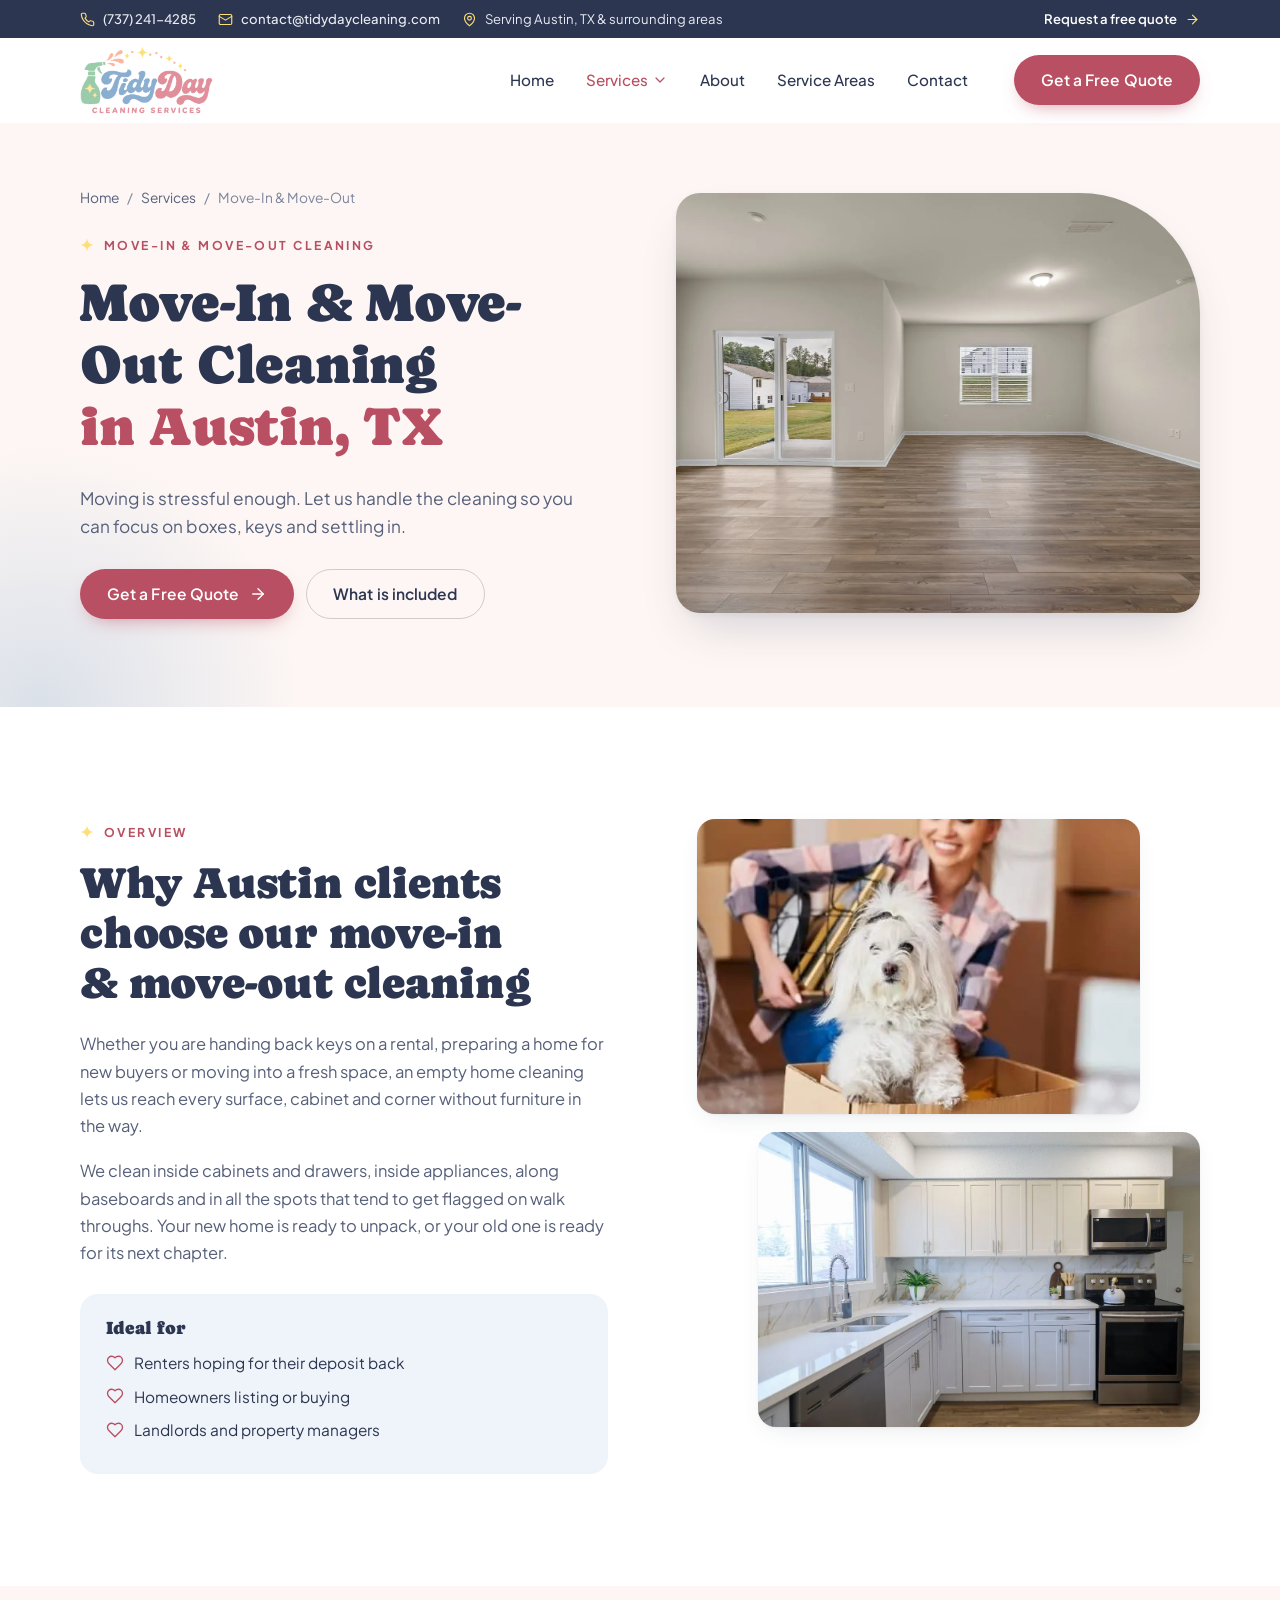
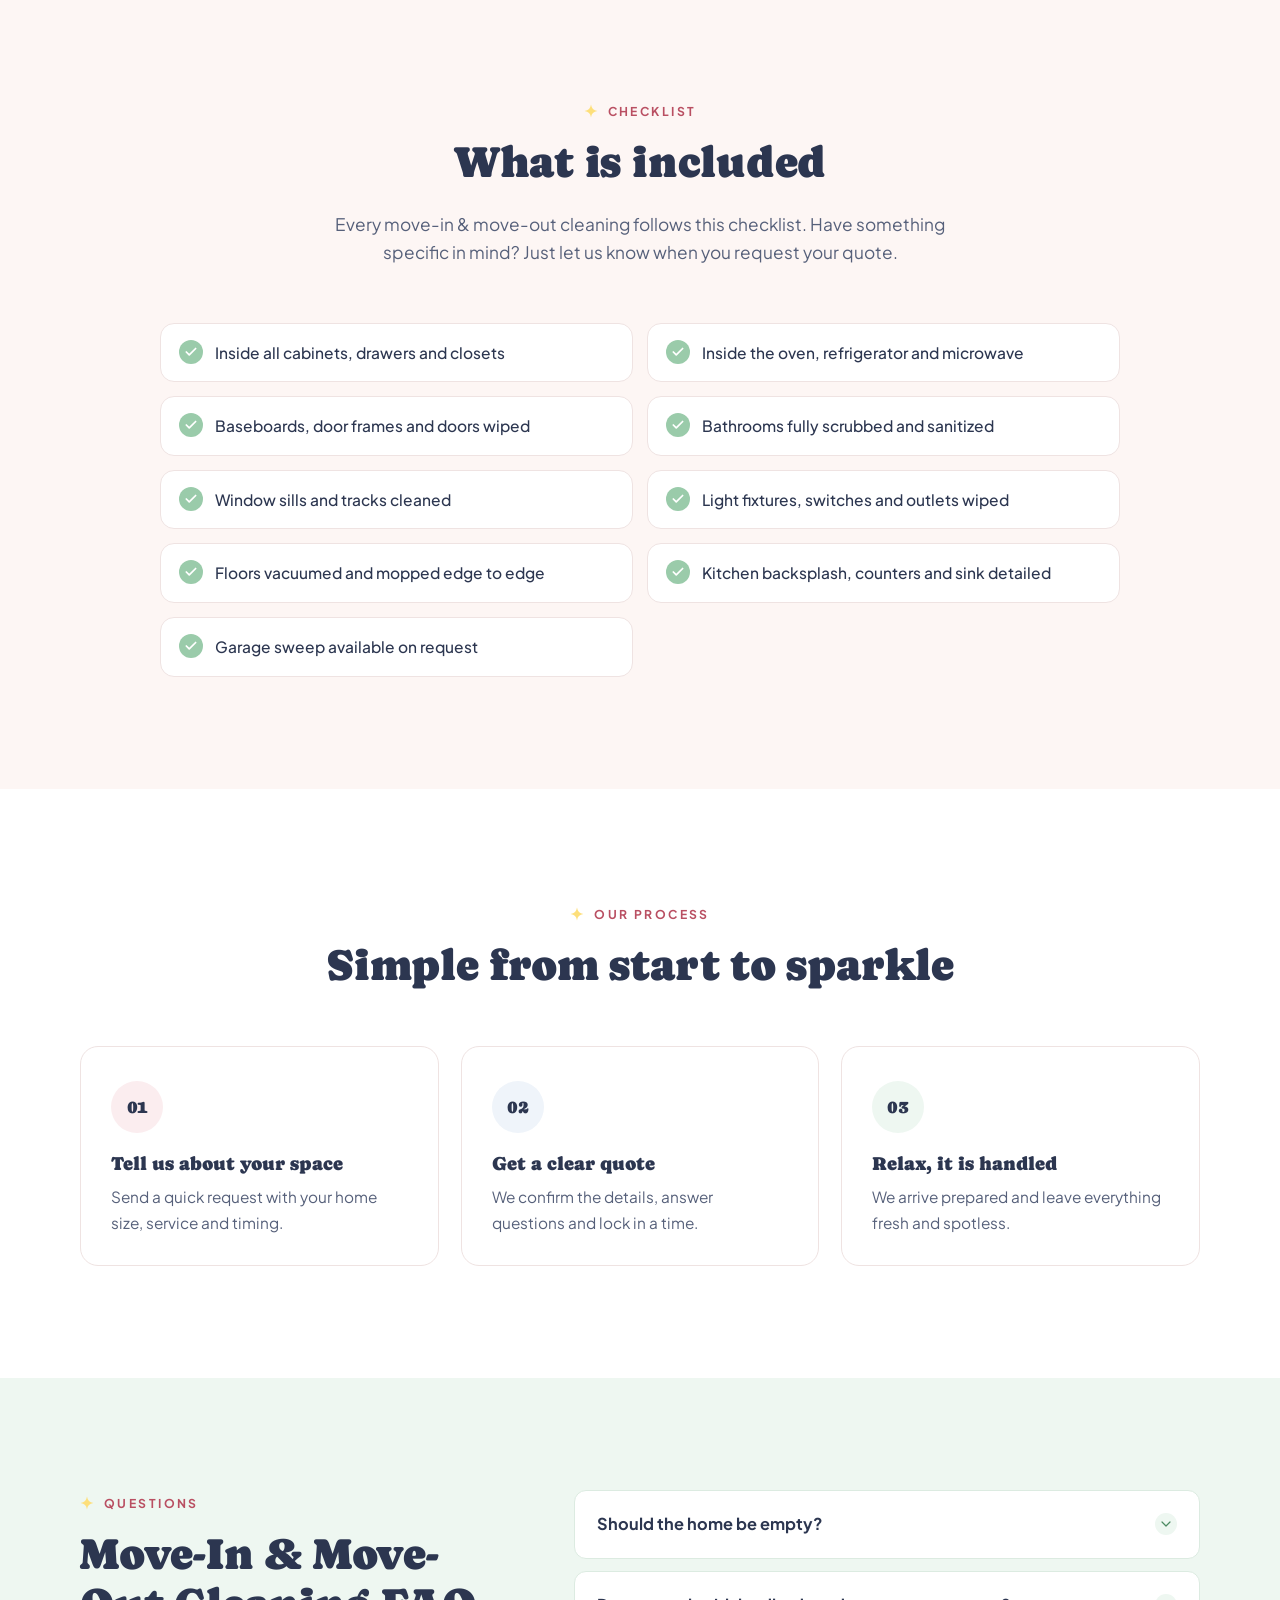
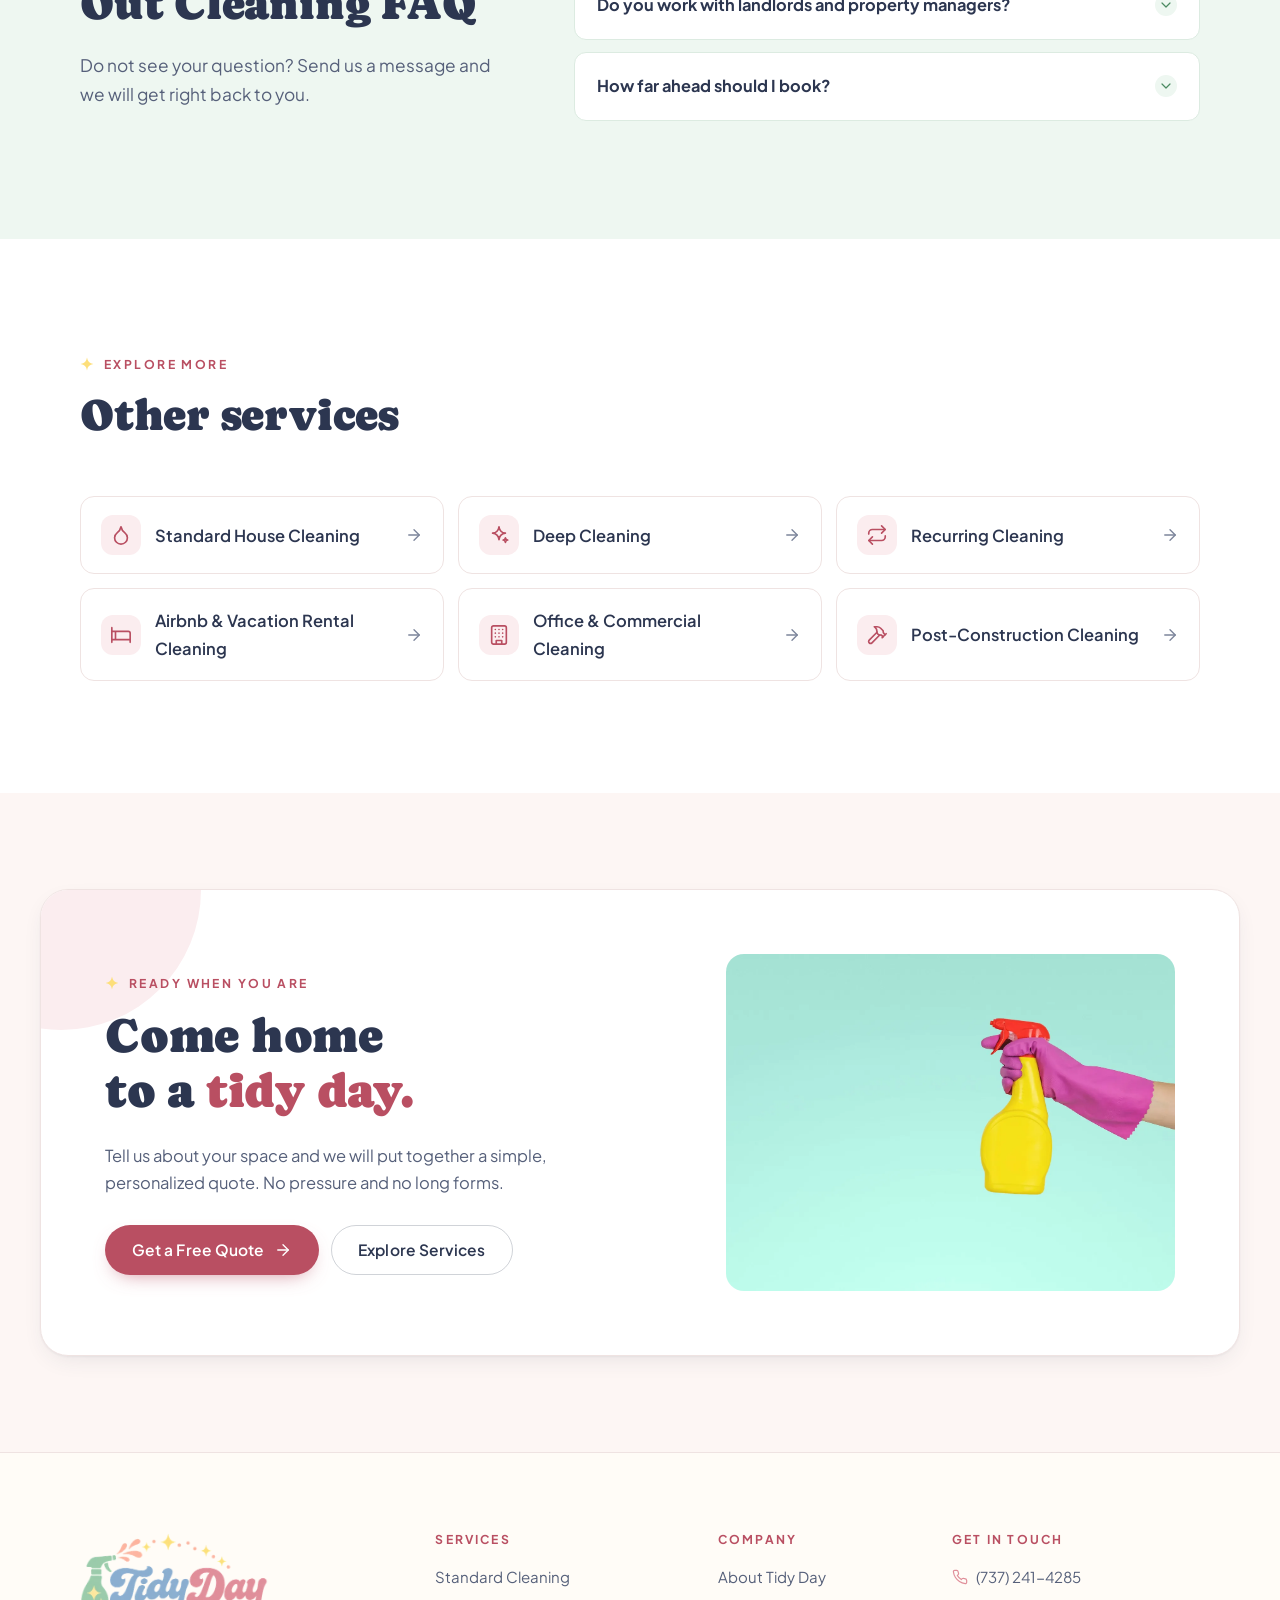
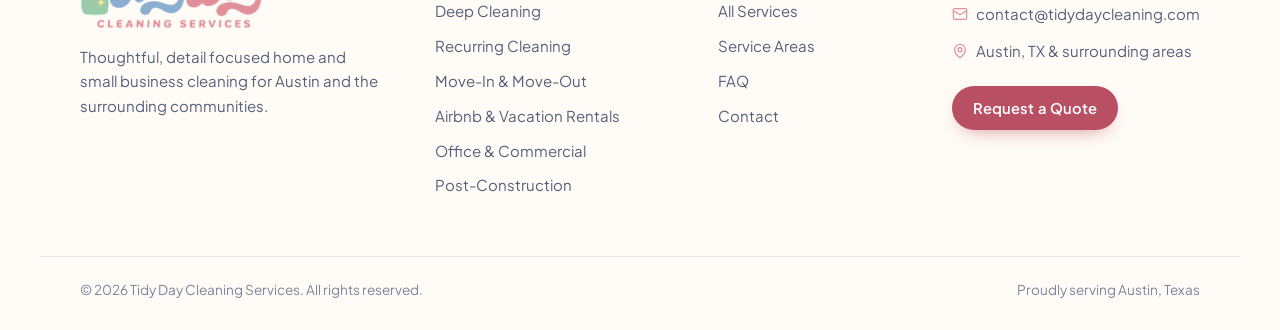
<file: services/move-in-move-out-cleaning/index.html>
<!DOCTYPE html>
<html lang="en-US">
<head>
<meta charset="utf-8">
<meta name="viewport" content="width=device-width, initial-scale=1, viewport-fit=cover">
<title>Move-In &amp; Move-Out Cleaning in Austin, TX | Tidy Day</title>
<meta name="description" content="Move-in and move-out cleaning in Austin, TX. Empty home cleaning for renters, homeowners, landlords and property managers by Tidy Day Cleaning Services.">
<link rel="canonical" href="https://www.tidydaycleaning.com/services/move-in-move-out-cleaning/">
<meta name="robots" content="index, follow, max-image-preview:large">
<meta name="author" content="Tidy Day Cleaning Services">
<meta name="theme-color" content="#FDF6F4">
<meta name="geo.region" content="US-TX">
<meta name="geo.placename" content="Austin">
<meta property="og:type" content="website">
<meta property="og:site_name" content="Tidy Day Cleaning Services">
<meta property="og:title" content="Move-In &amp; Move-Out Cleaning in Austin, TX | Tidy Day">
<meta property="og:description" content="Move-in and move-out cleaning in Austin, TX. Empty home cleaning for renters, homeowners, landlords and property managers by Tidy Day Cleaning Services.">
<meta property="og:url" content="https://www.tidydaycleaning.com/services/move-in-move-out-cleaning/">
<meta property="og:image" content="https://www.tidydaycleaning.com/assets/og-tidyday-logo.jpg">
<meta property="og:image:secure_url" content="https://www.tidydaycleaning.com/assets/og-tidyday-logo.jpg">
<meta property="og:image:type" content="image/jpeg">
<meta property="og:image:width" content="1200">
<meta property="og:image:height" content="630">
<meta property="og:image:alt" content="Tidy Day Cleaning Services logo">
<meta property="og:locale" content="en_US">
<meta name="twitter:card" content="summary_large_image">
<meta name="twitter:title" content="Move-In &amp; Move-Out Cleaning in Austin, TX | Tidy Day">
<meta name="twitter:description" content="Move-in and move-out cleaning in Austin, TX. Empty home cleaning for renters, homeowners, landlords and property managers by Tidy Day Cleaning Services.">
<meta name="twitter:image" content="https://www.tidydaycleaning.com/assets/og-tidyday-logo.jpg">
<link rel="icon" href="../../favicon.ico" sizes="48x48">
<link rel="icon" type="image/png" sizes="32x32" href="../../assets/favicon-32.png">
<link rel="icon" type="image/png" sizes="16x16" href="../../assets/favicon-16.png">
<link rel="apple-touch-icon" href="../../assets/apple-touch-icon.png">
<link rel="manifest" href="../../site.webmanifest">
<link rel="preconnect" href="https://fonts.googleapis.com">
<link rel="preconnect" href="https://fonts.gstatic.com" crossorigin>
<link href="https://fonts.googleapis.com/css2?family=Caprasimo&family=Plus+Jakarta+Sans:wght@400;500;600;700&display=swap" rel="stylesheet">
<link rel="preload" as="image" href="../../assets/img/move-hero.webp" fetchpriority="high">
<link rel="stylesheet" href="../../css/styles.css?v=6">
<script type="application/ld+json">[{"@context": "https://schema.org", "@type": "HomeAndConstructionBusiness", "@id": "https://www.tidydaycleaning.com/#business", "name": "Tidy Day Cleaning Services", "description": "Home and small business cleaning in Austin, TX and surrounding areas: standard, deep, recurring, move-in and move-out, Airbnb, office and post-construction cleaning.", "url": "https://www.tidydaycleaning.com/", "logo": "https://www.tidydaycleaning.com/assets/logo.png", "image": "https://www.tidydaycleaning.com/assets/og-tidyday-logo.jpg", "email": "contact@tidydaycleaning.com", "telephone": "(737) 241-4285", "address": {"@type": "PostalAddress", "addressLocality": "Austin", "addressRegion": "TX", "addressCountry": "US"}, "areaServed": [{"@type": "City", "name": "Austin, TX"}, {"@type": "City", "name": "Round Rock, TX"}, {"@type": "City", "name": "Cedar Park, TX"}, {"@type": "City", "name": "Pflugerville, TX"}, {"@type": "City", "name": "Georgetown, TX"}, {"@type": "City", "name": "Leander, TX"}, {"@type": "City", "name": "Lakeway, TX"}, {"@type": "City", "name": "Bee Cave, TX"}, {"@type": "City", "name": "West Lake Hills, TX"}, {"@type": "City", "name": "Buda, TX"}, {"@type": "City", "name": "Kyle, TX"}, {"@type": "City", "name": "Dripping Springs, TX"}, {"@type": "City", "name": "Manor, TX"}, {"@type": "City", "name": "Hutto, TX"}], "priceRange": "$$", "hasOfferCatalog": {"@type": "OfferCatalog", "name": "Cleaning Services", "itemListElement": [{"@type": "Offer", "itemOffered": {"@type": "Service", "name": "Standard House Cleaning", "url": "https://www.tidydaycleaning.com/services/standard-cleaning/"}}, {"@type": "Offer", "itemOffered": {"@type": "Service", "name": "Deep Cleaning", "url": "https://www.tidydaycleaning.com/services/deep-cleaning/"}}, {"@type": "Offer", "itemOffered": {"@type": "Service", "name": "Recurring Cleaning", "url": "https://www.tidydaycleaning.com/services/recurring-cleaning/"}}, {"@type": "Offer", "itemOffered": {"@type": "Service", "name": "Move-In & Move-Out Cleaning", "url": "https://www.tidydaycleaning.com/services/move-in-move-out-cleaning/"}}, {"@type": "Offer", "itemOffered": {"@type": "Service", "name": "Airbnb & Vacation Rental Cleaning", "url": "https://www.tidydaycleaning.com/services/airbnb-vacation-rental-cleaning/"}}, {"@type": "Offer", "itemOffered": {"@type": "Service", "name": "Office & Commercial Cleaning", "url": "https://www.tidydaycleaning.com/services/office-commercial-cleaning/"}}, {"@type": "Offer", "itemOffered": {"@type": "Service", "name": "Post-Construction Cleaning", "url": "https://www.tidydaycleaning.com/services/post-construction-cleaning/"}}]}}, {"@context": "https://schema.org", "@type": "Service", "name": "Move-In & Move-Out Cleaning", "serviceType": "Move-In & Move-Out Cleaning", "description": "Move-in and move-out cleaning in Austin, TX. Empty home cleaning for renters, homeowners, landlords and property managers by Tidy Day Cleaning Services.", "url": "https://www.tidydaycleaning.com/services/move-in-move-out-cleaning/", "provider": {"@id": "https://www.tidydaycleaning.com/#business"}, "areaServed": [{"@type": "City", "name": "Austin, TX"}, {"@type": "City", "name": "Round Rock, TX"}, {"@type": "City", "name": "Cedar Park, TX"}, {"@type": "City", "name": "Pflugerville, TX"}, {"@type": "City", "name": "Georgetown, TX"}, {"@type": "City", "name": "Leander, TX"}, {"@type": "City", "name": "Lakeway, TX"}, {"@type": "City", "name": "Bee Cave, TX"}, {"@type": "City", "name": "West Lake Hills, TX"}, {"@type": "City", "name": "Buda, TX"}, {"@type": "City", "name": "Kyle, TX"}, {"@type": "City", "name": "Dripping Springs, TX"}, {"@type": "City", "name": "Manor, TX"}, {"@type": "City", "name": "Hutto, TX"}], "image": "https://www.tidydaycleaning.com/assets/img/move-hero.webp"}, {"@context": "https://schema.org", "@type": "BreadcrumbList", "itemListElement": [{"@type": "ListItem", "position": 1, "name": "Home", "item": "https://www.tidydaycleaning.com/"}, {"@type": "ListItem", "position": 2, "name": "Services", "item": "https://www.tidydaycleaning.com/services/"}, {"@type": "ListItem", "position": 3, "name": "Move-In & Move-Out Cleaning", "item": "https://www.tidydaycleaning.com/services/move-in-move-out-cleaning/"}]}, {"@context": "https://schema.org", "@type": "FAQPage", "mainEntity": [{"@type": "Question", "name": "Should the home be empty?", "acceptedAnswer": {"@type": "Answer", "text": "Yes, ideally. An empty home lets us clean inside every cabinet and closet and along every wall. If a few items remain, just let us know."}}, {"@type": "Question", "name": "Do you work with landlords and property managers?", "acceptedAnswer": {"@type": "Answer", "text": "Absolutely. We are happy to coordinate access and timing for turnovers between tenants."}}, {"@type": "Question", "name": "How far ahead should I book?", "acceptedAnswer": {"@type": "Answer", "text": "As soon as you know your moving date. End of month dates fill quickly in Austin, so earlier is better."}}]}]</script>
</head>
<body>
<a class="skip" href="#main">Skip to content</a>
<div class="topbar"><div class="wrap topbar-in"><div class="tb-left"><a class="tb-link" href="tel:+17372414285"><svg class="ic" viewBox="0 0 24 24" fill="none" stroke="currentColor" stroke-width="1.8" stroke-linecap="round" stroke-linejoin="round" aria-hidden="true"><path d="M22 16.9v3a2 2 0 0 1-2.2 2 19.8 19.8 0 0 1-8.6-3.1 19.5 19.5 0 0 1-6-6A19.8 19.8 0 0 1 2.1 4.2 2 2 0 0 1 4.1 2h3a2 2 0 0 1 2 1.7c.1.9.4 1.8.7 2.7a2 2 0 0 1-.5 2.1L8 9.8a16 16 0 0 0 6 6l1.3-1.3a2 2 0 0 1 2.1-.4c.9.3 1.8.6 2.7.7a2 2 0 0 1 1.7 2Z"/></svg> (737) 241-4285</a><a class="tb-link tb-mail" href="mailto:contact@tidydaycleaning.com"><svg class="ic" viewBox="0 0 24 24" fill="none" stroke="currentColor" stroke-width="1.8" stroke-linecap="round" stroke-linejoin="round" aria-hidden="true"><rect x="2" y="4" width="20" height="16" rx="2"/><path d="m22 7-10 6L2 7"/></svg> contact@tidydaycleaning.com</a><span class="tb-area"><svg class="ic" viewBox="0 0 24 24" fill="none" stroke="currentColor" stroke-width="1.8" stroke-linecap="round" stroke-linejoin="round" aria-hidden="true"><path d="M20 10c0 6-8 12-8 12s-8-6-8-12a8 8 0 0 1 16 0Z"/><circle cx="12" cy="10" r="3"/></svg> Serving Austin, TX &amp; surrounding areas</span></div><a href="../../contact/">Request a free quote <svg class="ic" viewBox="0 0 24 24" fill="none" stroke="currentColor" stroke-width="1.8" stroke-linecap="round" stroke-linejoin="round" aria-hidden="true"><path d="M5 12h14"/><path d="m12 5 7 7-7 7"/></svg></a></div></div>
<header class="site-header" id="top">
  <div class="wrap nav">
    <a class="brand" href="../../" aria-label="Tidy Day Cleaning Services home"><img src="../../assets/logo-sm.webp" alt="Tidy Day Cleaning Services" width="440" height="225"></a>
    <nav class="menu" aria-label="Main">
      <a href="../../">Home</a>
      <div class="has-drop">
        <a href="../../services/" class="drop-trigger" aria-current="page" aria-haspopup="true">Services <svg class="ic chev" viewBox="0 0 24 24" fill="none" stroke="currentColor" stroke-width="1.8" stroke-linecap="round" stroke-linejoin="round" aria-hidden="true"><path d="m6 9 6 6 6-6"/></svg></a>
        <div class="drop"><div class="drop-in"><a href="../../services/standard-cleaning/"><svg class="ic" viewBox="0 0 24 24" fill="none" stroke="currentColor" stroke-width="1.8" stroke-linecap="round" stroke-linejoin="round" aria-hidden="true"><path d="M12 22a7 7 0 0 0 7-7c0-2-1-3.9-3-5.5s-3.5-4-4-6.5c-.5 2.5-2 4.9-4 6.5C6 11.1 5 13 5 15a7 7 0 0 0 7 7z"/></svg><span>Standard Cleaning</span></a><a href="../../services/deep-cleaning/"><svg class="ic" viewBox="0 0 24 24" fill="none" stroke="currentColor" stroke-width="1.8" stroke-linecap="round" stroke-linejoin="round" aria-hidden="true"><path d="M12 3c.6 4.5 2.6 6.5 7 7-4.4.5-6.4 2.5-7 7-.6-4.5-2.6-6.5-7-7 4.4-.5 6.4-2.5 7-7Z"/><path d="M19 15c.2 1.6.9 2.3 2.5 2.5-1.6.2-2.3.9-2.5 2.5-.2-1.6-.9-2.3-2.5-2.5 1.6-.2 2.3-.9 2.5-2.5Z"/></svg><span>Deep Cleaning</span></a><a href="../../services/recurring-cleaning/"><svg class="ic" viewBox="0 0 24 24" fill="none" stroke="currentColor" stroke-width="1.8" stroke-linecap="round" stroke-linejoin="round" aria-hidden="true"><path d="m17 2 4 4-4 4"/><path d="M3 11v-1a4 4 0 0 1 4-4h14"/><path d="m7 22-4-4 4-4"/><path d="M21 13v1a4 4 0 0 1-4 4H3"/></svg><span>Recurring Cleaning</span></a><a href="../../services/move-in-move-out-cleaning/"><svg class="ic" viewBox="0 0 24 24" fill="none" stroke="currentColor" stroke-width="1.8" stroke-linecap="round" stroke-linejoin="round" aria-hidden="true"><path d="M21 16V8a2 2 0 0 0-1-1.7l-7-4a2 2 0 0 0-2 0l-7 4A2 2 0 0 0 3 8v8a2 2 0 0 0 1 1.7l7 4a2 2 0 0 0 2 0l7-4a2 2 0 0 0 1-1.7z"/><path d="M3.3 7 12 12l8.7-5M12 22V12"/></svg><span>Move-In &amp; Move-Out</span></a><a href="../../services/airbnb-vacation-rental-cleaning/"><svg class="ic" viewBox="0 0 24 24" fill="none" stroke="currentColor" stroke-width="1.8" stroke-linecap="round" stroke-linejoin="round" aria-hidden="true"><path d="M2 4v16M2 8h18a2 2 0 0 1 2 2v10M2 17h20M6 8v9"/></svg><span>Airbnb &amp; Vacation Rentals</span></a><a href="../../services/office-commercial-cleaning/"><svg class="ic" viewBox="0 0 24 24" fill="none" stroke="currentColor" stroke-width="1.8" stroke-linecap="round" stroke-linejoin="round" aria-hidden="true"><rect x="4" y="2" width="16" height="20" rx="2"/><path d="M9 22v-4h6v4M8 6h.01M12 6h.01M16 6h.01M8 10h.01M12 10h.01M16 10h.01M8 14h.01M12 14h.01M16 14h.01"/></svg><span>Office &amp; Commercial</span></a><a href="../../services/post-construction-cleaning/"><svg class="ic" viewBox="0 0 24 24" fill="none" stroke="currentColor" stroke-width="1.8" stroke-linecap="round" stroke-linejoin="round" aria-hidden="true"><path d="m15 12-8.5 8.5a2.1 2.1 0 0 1-3-3L12 9"/><path d="M17.6 15 22 10.6"/><path d="m20.9 11.7-1.2-1.2c-.6-.6-1-1.4-1-2.3v-.8L16 4.6A5.6 5.6 0 0 0 12.1 3H9l.9.8A6.2 6.2 0 0 1 12 8.4V10l2 2h2.5l2.3 1.9"/></svg><span>Post-Construction</span></a><a class="drop-all" href="../../services/">View all services <svg class="ic" viewBox="0 0 24 24" fill="none" stroke="currentColor" stroke-width="1.8" stroke-linecap="round" stroke-linejoin="round" aria-hidden="true"><path d="M5 12h14"/><path d="m12 5 7 7-7 7"/></svg></a></div></div>
      </div>
      <a href="../../about/">About</a>
      <a href="../../#areas">Service Areas</a>
      <a href="../../contact/">Contact</a>
    </nav>
    <a class="btn btn-rose nav-cta" href="../../contact/">Get a Free Quote</a>
    <button class="burger" aria-label="Open menu" aria-expanded="false" aria-controls="mnav"><svg class="ic" viewBox="0 0 24 24" fill="none" stroke="currentColor" stroke-width="1.8" stroke-linecap="round" stroke-linejoin="round" aria-hidden="true"><path d="M4 7h16M4 12h16M4 17h16"/></svg></button>
  </div>
  <div class="mnav" id="mnav" hidden>
    <a href="../../">Home</a>
    <p class="mnav-label">Services</p>
    <div class="mnav-sub"><a href="../../services/standard-cleaning/">Standard Cleaning</a><a href="../../services/deep-cleaning/">Deep Cleaning</a><a href="../../services/recurring-cleaning/">Recurring Cleaning</a><a href="../../services/move-in-move-out-cleaning/">Move-In &amp; Move-Out</a><a href="../../services/airbnb-vacation-rental-cleaning/">Airbnb &amp; Vacation Rentals</a><a href="../../services/office-commercial-cleaning/">Office &amp; Commercial</a><a href="../../services/post-construction-cleaning/">Post-Construction</a></div>
    <a href="../../about/">About</a>
    <a href="../../#areas">Service Areas</a>
    <a href="../../contact/">Contact</a>
    <a class="btn btn-rose" href="../../contact/">Get a Free Quote</a>
    <a class="btn btn-ghost" href="tel:+17372414285"><svg class="ic" viewBox="0 0 24 24" fill="none" stroke="currentColor" stroke-width="1.8" stroke-linecap="round" stroke-linejoin="round" aria-hidden="true"><path d="M22 16.9v3a2 2 0 0 1-2.2 2 19.8 19.8 0 0 1-8.6-3.1 19.5 19.5 0 0 1-6-6A19.8 19.8 0 0 1 2.1 4.2 2 2 0 0 1 4.1 2h3a2 2 0 0 1 2 1.7c.1.9.4 1.8.7 2.7a2 2 0 0 1-.5 2.1L8 9.8a16 16 0 0 0 6 6l1.3-1.3a2 2 0 0 1 2.1-.4c.9.3 1.8.6 2.7.7a2 2 0 0 1 1.7 2Z"/></svg> Call (737) 241-4285</a>
  </div>
</header>
<main id="main">
<section class="svc-hero">
  <div class="wrap svc-hero-in">
    <div class="svc-hero-copy">
      <nav class="crumbs" aria-label="Breadcrumb"><a href="../../">Home</a><span>/</span><a href="../../services/">Services</a><span>/</span><span aria-current="page">Move-In &amp; Move-Out</span></nav>
      <p class="eyebrow"><svg class="spark" viewBox="0 0 24 24" aria-hidden="true"><path d="M12 1c.9 6.6 4.4 10.1 11 11-6.6.9-10.1 4.4-11 11-.9-6.6-4.4-10.1-11-11 6.6-.9 10.1-4.4 11-11Z"/></svg><span>Move-In &amp; Move-Out Cleaning</span></p>
      <h1>Move-In &amp; Move-Out Cleaning <em>in Austin, TX</em></h1>
      <p class="lede">Moving is stressful enough. Let us handle the cleaning so you can focus on boxes, keys and settling in.</p>
      <div class="btns"><a class="btn btn-rose" href="../../contact/?service=move-in-move-out-cleaning">Get a Free Quote <svg class="ic" viewBox="0 0 24 24" fill="none" stroke="currentColor" stroke-width="1.8" stroke-linecap="round" stroke-linejoin="round" aria-hidden="true"><path d="M5 12h14"/><path d="m12 5 7 7-7 7"/></svg></a><a class="btn btn-ghost" href="#included">What is included</a></div>
    </div>
    <div class="svc-hero-media"><img class="" src="../../assets/img/move-hero.webp" alt="Empty, freshly cleaned living room with wood floors ready for move in" width="1600" height="1067" fetchpriority="high"></div>
  </div>
</section>

<section class="section">
  <div class="wrap split split-top">
    <div class="split-copy">
      <p class="eyebrow"><svg class="spark" viewBox="0 0 24 24" aria-hidden="true"><path d="M12 1c.9 6.6 4.4 10.1 11 11-6.6.9-10.1 4.4-11 11-.9-6.6-4.4-10.1-11-11 6.6-.9 10.1-4.4 11-11Z"/></svg><span>Overview</span></p>
      <h2>Why Austin clients choose our move-in &amp; move-out cleaning</h2>
      <p>Whether you are handing back keys on a rental, preparing a home for new buyers or moving into a fresh space, an empty home cleaning lets us reach every surface, cabinet and corner without furniture in the way.</p><p>We clean inside cabinets and drawers, inside appliances, along baseboards and in all the spots that tend to get flagged on walk throughs. Your new home is ready to unpack, or your old one is ready for its next chapter.</p>
      <div class="ideal"><h3>Ideal for</h3><ul><li><svg class="ic" viewBox="0 0 24 24" fill="none" stroke="currentColor" stroke-width="1.8" stroke-linecap="round" stroke-linejoin="round" aria-hidden="true"><path d="M19 14c1.5-1.5 3-3.2 3-5.5A5.5 5.5 0 0 0 16.5 3c-1.8 0-3 .5-4.5 2-1.5-1.5-2.7-2-4.5-2A5.5 5.5 0 0 0 2 8.5c0 2.3 1.5 4 3 5.5l7 7Z"/></svg>Renters hoping for their deposit back</li><li><svg class="ic" viewBox="0 0 24 24" fill="none" stroke="currentColor" stroke-width="1.8" stroke-linecap="round" stroke-linejoin="round" aria-hidden="true"><path d="M19 14c1.5-1.5 3-3.2 3-5.5A5.5 5.5 0 0 0 16.5 3c-1.8 0-3 .5-4.5 2-1.5-1.5-2.7-2-4.5-2A5.5 5.5 0 0 0 2 8.5c0 2.3 1.5 4 3 5.5l7 7Z"/></svg>Homeowners listing or buying</li><li><svg class="ic" viewBox="0 0 24 24" fill="none" stroke="currentColor" stroke-width="1.8" stroke-linecap="round" stroke-linejoin="round" aria-hidden="true"><path d="M19 14c1.5-1.5 3-3.2 3-5.5A5.5 5.5 0 0 0 16.5 3c-1.8 0-3 .5-4.5 2-1.5-1.5-2.7-2-4.5-2A5.5 5.5 0 0 0 2 8.5c0 2.3 1.5 4 3 5.5l7 7Z"/></svg>Landlords and property managers</li></ul></div>
    </div>
    <div class="duo">
      <figure><img class="" src="../../assets/img/move-boxes.webp" alt="Smiling woman unpacking moving boxes with her small white dog" width="1100" height="733" loading="lazy" decoding="async"></figure>
      <figure><img class="" src="../../assets/img/move-kitchen.webp" alt="Empty, clean white kitchen ready for new owners" width="1100" height="733" loading="lazy" decoding="async"></figure>
    </div>
  </div>
</section>

<section class="section tint-blush" id="included">
  <div class="wrap">
    <div class="sec-head center">
      <p class="eyebrow"><svg class="spark" viewBox="0 0 24 24" aria-hidden="true"><path d="M12 1c.9 6.6 4.4 10.1 11 11-6.6.9-10.1 4.4-11 11-.9-6.6-4.4-10.1-11-11 6.6-.9 10.1-4.4 11-11Z"/></svg><span>Checklist</span></p>
      <h2>What is included</h2>
      <p class="lede">Every move-in &amp; move-out cleaning follows this checklist. Have something specific in mind? Just let us know when you request your quote.</p>
    </div>
    <ul class="checklist"><li><svg class="ic" viewBox="0 0 24 24" fill="none" stroke="currentColor" stroke-width="1.8" stroke-linecap="round" stroke-linejoin="round" aria-hidden="true"><path d="M20 6 9 17l-5-5"/></svg>Inside all cabinets, drawers and closets</li><li><svg class="ic" viewBox="0 0 24 24" fill="none" stroke="currentColor" stroke-width="1.8" stroke-linecap="round" stroke-linejoin="round" aria-hidden="true"><path d="M20 6 9 17l-5-5"/></svg>Inside the oven, refrigerator and microwave</li><li><svg class="ic" viewBox="0 0 24 24" fill="none" stroke="currentColor" stroke-width="1.8" stroke-linecap="round" stroke-linejoin="round" aria-hidden="true"><path d="M20 6 9 17l-5-5"/></svg>Baseboards, door frames and doors wiped</li><li><svg class="ic" viewBox="0 0 24 24" fill="none" stroke="currentColor" stroke-width="1.8" stroke-linecap="round" stroke-linejoin="round" aria-hidden="true"><path d="M20 6 9 17l-5-5"/></svg>Bathrooms fully scrubbed and sanitized</li><li><svg class="ic" viewBox="0 0 24 24" fill="none" stroke="currentColor" stroke-width="1.8" stroke-linecap="round" stroke-linejoin="round" aria-hidden="true"><path d="M20 6 9 17l-5-5"/></svg>Window sills and tracks cleaned</li><li><svg class="ic" viewBox="0 0 24 24" fill="none" stroke="currentColor" stroke-width="1.8" stroke-linecap="round" stroke-linejoin="round" aria-hidden="true"><path d="M20 6 9 17l-5-5"/></svg>Light fixtures, switches and outlets wiped</li><li><svg class="ic" viewBox="0 0 24 24" fill="none" stroke="currentColor" stroke-width="1.8" stroke-linecap="round" stroke-linejoin="round" aria-hidden="true"><path d="M20 6 9 17l-5-5"/></svg>Floors vacuumed and mopped edge to edge</li><li><svg class="ic" viewBox="0 0 24 24" fill="none" stroke="currentColor" stroke-width="1.8" stroke-linecap="round" stroke-linejoin="round" aria-hidden="true"><path d="M20 6 9 17l-5-5"/></svg>Kitchen backsplash, counters and sink detailed</li><li><svg class="ic" viewBox="0 0 24 24" fill="none" stroke="currentColor" stroke-width="1.8" stroke-linecap="round" stroke-linejoin="round" aria-hidden="true"><path d="M20 6 9 17l-5-5"/></svg>Garage sweep available on request</li></ul>
  </div>
</section>

<section class="section">
  <div class="wrap">
    <div class="sec-head center">
      <p class="eyebrow"><svg class="spark" viewBox="0 0 24 24" aria-hidden="true"><path d="M12 1c.9 6.6 4.4 10.1 11 11-6.6.9-10.1 4.4-11 11-.9-6.6-4.4-10.1-11-11 6.6-.9 10.1-4.4 11-11Z"/></svg><span>Our process</span></p>
      <h2>Simple from start to sparkle</h2>
    </div>
    <ol class="steps">
      <li><span class="step-n">01</span><h3>Tell us about your space</h3><p>Send a quick request with your home size, service and timing.</p></li>
      <li><span class="step-n">02</span><h3>Get a clear quote</h3><p>We confirm the details, answer questions and lock in a time.</p></li>
      <li><span class="step-n">03</span><h3>Relax, it is handled</h3><p>We arrive prepared and leave everything fresh and spotless.</p></li>
    </ol>
  </div>
</section>

<section class="section tint-mint">
  <div class="wrap faq-wrap">
    <div class="sec-head">
      <p class="eyebrow"><svg class="spark" viewBox="0 0 24 24" aria-hidden="true"><path d="M12 1c.9 6.6 4.4 10.1 11 11-6.6.9-10.1 4.4-11 11-.9-6.6-4.4-10.1-11-11 6.6-.9 10.1-4.4 11-11Z"/></svg><span>Questions</span></p>
      <h2>Move-In &amp; Move-Out Cleaning FAQ</h2>
      <p class="lede">Do not see your question? Send us a message and we will get right back to you.</p>
    </div>
    <div class="faqs"><details class="faq"><summary><span>Should the home be empty?</span><svg class="ic chev" viewBox="0 0 24 24" fill="none" stroke="currentColor" stroke-width="1.8" stroke-linecap="round" stroke-linejoin="round" aria-hidden="true"><path d="m6 9 6 6 6-6"/></svg></summary><div class="faq-a"><p>Yes, ideally. An empty home lets us clean inside every cabinet and closet and along every wall. If a few items remain, just let us know.</p></div></details><details class="faq"><summary><span>Do you work with landlords and property managers?</span><svg class="ic chev" viewBox="0 0 24 24" fill="none" stroke="currentColor" stroke-width="1.8" stroke-linecap="round" stroke-linejoin="round" aria-hidden="true"><path d="m6 9 6 6 6-6"/></svg></summary><div class="faq-a"><p>Absolutely. We are happy to coordinate access and timing for turnovers between tenants.</p></div></details><details class="faq"><summary><span>How far ahead should I book?</span><svg class="ic chev" viewBox="0 0 24 24" fill="none" stroke="currentColor" stroke-width="1.8" stroke-linecap="round" stroke-linejoin="round" aria-hidden="true"><path d="m6 9 6 6 6-6"/></svg></summary><div class="faq-a"><p>As soon as you know your moving date. End of month dates fill quickly in Austin, so earlier is better.</p></div></details></div>
  </div>
</section>

<section class="section">
  <div class="wrap">
    <div class="sec-head">
      <p class="eyebrow"><svg class="spark" viewBox="0 0 24 24" aria-hidden="true"><path d="M12 1c.9 6.6 4.4 10.1 11 11-6.6.9-10.1 4.4-11 11-.9-6.6-4.4-10.1-11-11 6.6-.9 10.1-4.4 11-11Z"/></svg><span>Explore more</span></p>
      <h2>Other services</h2>
    </div>
    <div class="other-svc"><a href="../../services/standard-cleaning/"><svg class="ic" viewBox="0 0 24 24" fill="none" stroke="currentColor" stroke-width="1.8" stroke-linecap="round" stroke-linejoin="round" aria-hidden="true"><path d="M12 22a7 7 0 0 0 7-7c0-2-1-3.9-3-5.5s-3.5-4-4-6.5c-.5 2.5-2 4.9-4 6.5C6 11.1 5 13 5 15a7 7 0 0 0 7 7z"/></svg><span>Standard House Cleaning</span><svg class="ic go" viewBox="0 0 24 24" fill="none" stroke="currentColor" stroke-width="1.8" stroke-linecap="round" stroke-linejoin="round" aria-hidden="true"><path d="M5 12h14"/><path d="m12 5 7 7-7 7"/></svg></a><a href="../../services/deep-cleaning/"><svg class="ic" viewBox="0 0 24 24" fill="none" stroke="currentColor" stroke-width="1.8" stroke-linecap="round" stroke-linejoin="round" aria-hidden="true"><path d="M12 3c.6 4.5 2.6 6.5 7 7-4.4.5-6.4 2.5-7 7-.6-4.5-2.6-6.5-7-7 4.4-.5 6.4-2.5 7-7Z"/><path d="M19 15c.2 1.6.9 2.3 2.5 2.5-1.6.2-2.3.9-2.5 2.5-.2-1.6-.9-2.3-2.5-2.5 1.6-.2 2.3-.9 2.5-2.5Z"/></svg><span>Deep Cleaning</span><svg class="ic go" viewBox="0 0 24 24" fill="none" stroke="currentColor" stroke-width="1.8" stroke-linecap="round" stroke-linejoin="round" aria-hidden="true"><path d="M5 12h14"/><path d="m12 5 7 7-7 7"/></svg></a><a href="../../services/recurring-cleaning/"><svg class="ic" viewBox="0 0 24 24" fill="none" stroke="currentColor" stroke-width="1.8" stroke-linecap="round" stroke-linejoin="round" aria-hidden="true"><path d="m17 2 4 4-4 4"/><path d="M3 11v-1a4 4 0 0 1 4-4h14"/><path d="m7 22-4-4 4-4"/><path d="M21 13v1a4 4 0 0 1-4 4H3"/></svg><span>Recurring Cleaning</span><svg class="ic go" viewBox="0 0 24 24" fill="none" stroke="currentColor" stroke-width="1.8" stroke-linecap="round" stroke-linejoin="round" aria-hidden="true"><path d="M5 12h14"/><path d="m12 5 7 7-7 7"/></svg></a><a href="../../services/airbnb-vacation-rental-cleaning/"><svg class="ic" viewBox="0 0 24 24" fill="none" stroke="currentColor" stroke-width="1.8" stroke-linecap="round" stroke-linejoin="round" aria-hidden="true"><path d="M2 4v16M2 8h18a2 2 0 0 1 2 2v10M2 17h20M6 8v9"/></svg><span>Airbnb &amp; Vacation Rental Cleaning</span><svg class="ic go" viewBox="0 0 24 24" fill="none" stroke="currentColor" stroke-width="1.8" stroke-linecap="round" stroke-linejoin="round" aria-hidden="true"><path d="M5 12h14"/><path d="m12 5 7 7-7 7"/></svg></a><a href="../../services/office-commercial-cleaning/"><svg class="ic" viewBox="0 0 24 24" fill="none" stroke="currentColor" stroke-width="1.8" stroke-linecap="round" stroke-linejoin="round" aria-hidden="true"><rect x="4" y="2" width="16" height="20" rx="2"/><path d="M9 22v-4h6v4M8 6h.01M12 6h.01M16 6h.01M8 10h.01M12 10h.01M16 10h.01M8 14h.01M12 14h.01M16 14h.01"/></svg><span>Office &amp; Commercial Cleaning</span><svg class="ic go" viewBox="0 0 24 24" fill="none" stroke="currentColor" stroke-width="1.8" stroke-linecap="round" stroke-linejoin="round" aria-hidden="true"><path d="M5 12h14"/><path d="m12 5 7 7-7 7"/></svg></a><a href="../../services/post-construction-cleaning/"><svg class="ic" viewBox="0 0 24 24" fill="none" stroke="currentColor" stroke-width="1.8" stroke-linecap="round" stroke-linejoin="round" aria-hidden="true"><path d="m15 12-8.5 8.5a2.1 2.1 0 0 1-3-3L12 9"/><path d="M17.6 15 22 10.6"/><path d="m20.9 11.7-1.2-1.2c-.6-.6-1-1.4-1-2.3v-.8L16 4.6A5.6 5.6 0 0 0 12.1 3H9l.9.8A6.2 6.2 0 0 1 12 8.4V10l2 2h2.5l2.3 1.9"/></svg><span>Post-Construction Cleaning</span><svg class="ic go" viewBox="0 0 24 24" fill="none" stroke="currentColor" stroke-width="1.8" stroke-linecap="round" stroke-linejoin="round" aria-hidden="true"><path d="M5 12h14"/><path d="m12 5 7 7-7 7"/></svg></a></div>
  </div>
</section>

<section class="cta-band">
  <div class="wrap cta-in">
    <div class="cta-copy">
      <p class="eyebrow"><svg class="spark" viewBox="0 0 24 24" aria-hidden="true"><path d="M12 1c.9 6.6 4.4 10.1 11 11-6.6.9-10.1 4.4-11 11-.9-6.6-4.4-10.1-11-11 6.6-.9 10.1-4.4 11-11Z"/></svg><span>Ready when you are</span></p>
      <h2>Come home to a <em>tidy day.</em></h2>
      <p>Tell us about your space and we will put together a simple, personalized quote. No pressure and no long forms.</p>
      <div class="btns"><a class="btn btn-rose" href="../../contact/">Get a Free Quote <svg class="ic" viewBox="0 0 24 24" fill="none" stroke="currentColor" stroke-width="1.8" stroke-linecap="round" stroke-linejoin="round" aria-hidden="true"><path d="M5 12h14"/><path d="m12 5 7 7-7 7"/></svg></a><a class="btn btn-ghost" href="../../services/">Explore Services</a></div>
    </div>
    <div class="cta-media"><img class="" src="../../assets/img/cta-supplies.webp" alt="Pink gloved hand holding a yellow spray bottle against a mint background" width="800" height="533" loading="lazy" decoding="async"></div>
  </div>
</section>
</main>
<footer class="site-footer">
  <div class="wrap foot-grid">
    <div class="foot-brand">
      <a href="../../" class="foot-logo"><img src="../../assets/logo-sm.webp" alt="Tidy Day Cleaning Services" width="440" height="225" loading="lazy"></a>
      <p>Thoughtful, detail focused home and small business cleaning for Austin and the surrounding communities.</p>
    </div>
    <div><h3>Services</h3><ul><li><a href="../../services/standard-cleaning/">Standard Cleaning</a></li><li><a href="../../services/deep-cleaning/">Deep Cleaning</a></li><li><a href="../../services/recurring-cleaning/">Recurring Cleaning</a></li><li><a href="../../services/move-in-move-out-cleaning/">Move-In &amp; Move-Out</a></li><li><a href="../../services/airbnb-vacation-rental-cleaning/">Airbnb &amp; Vacation Rentals</a></li><li><a href="../../services/office-commercial-cleaning/">Office &amp; Commercial</a></li><li><a href="../../services/post-construction-cleaning/">Post-Construction</a></li></ul></div>
    <div><h3>Company</h3><ul><li><a href="../../about/">About Tidy Day</a></li><li><a href="../../services/">All Services</a></li><li><a href="../../#areas">Service Areas</a></li><li><a href="../../#faq">FAQ</a></li><li><a href="../../contact/">Contact</a></li></ul></div>
    <div><h3>Get in Touch</h3><ul class="foot-contact"><li><a href="tel:+17372414285"><svg class="ic" viewBox="0 0 24 24" fill="none" stroke="currentColor" stroke-width="1.8" stroke-linecap="round" stroke-linejoin="round" aria-hidden="true"><path d="M22 16.9v3a2 2 0 0 1-2.2 2 19.8 19.8 0 0 1-8.6-3.1 19.5 19.5 0 0 1-6-6A19.8 19.8 0 0 1 2.1 4.2 2 2 0 0 1 4.1 2h3a2 2 0 0 1 2 1.7c.1.9.4 1.8.7 2.7a2 2 0 0 1-.5 2.1L8 9.8a16 16 0 0 0 6 6l1.3-1.3a2 2 0 0 1 2.1-.4c.9.3 1.8.6 2.7.7a2 2 0 0 1 1.7 2Z"/></svg> (737) 241-4285</a></li><li><a href="mailto:contact@tidydaycleaning.com"><svg class="ic" viewBox="0 0 24 24" fill="none" stroke="currentColor" stroke-width="1.8" stroke-linecap="round" stroke-linejoin="round" aria-hidden="true"><rect x="2" y="4" width="20" height="16" rx="2"/><path d="m22 7-10 6L2 7"/></svg> contact@tidydaycleaning.com</a></li><li><span><svg class="ic" viewBox="0 0 24 24" fill="none" stroke="currentColor" stroke-width="1.8" stroke-linecap="round" stroke-linejoin="round" aria-hidden="true"><path d="M20 10c0 6-8 12-8 12s-8-6-8-12a8 8 0 0 1 16 0Z"/><circle cx="12" cy="10" r="3"/></svg> Austin, TX &amp; surrounding areas</span></li></ul><a class="btn btn-rose btn-sm" href="../../contact/">Request a Quote</a></div>
  </div>
  <div class="wrap foot-bottom"><p>&copy; <span data-year>2026</span> Tidy Day Cleaning Services. All rights reserved.</p><p>Proudly serving Austin, Texas</p></div>
</footer>
<a class="mobile-cta" href="../../contact/"><svg class="ic" viewBox="0 0 24 24" fill="none" stroke="currentColor" stroke-width="1.8" stroke-linecap="round" stroke-linejoin="round" aria-hidden="true"><path d="M12 3c.6 4.5 2.6 6.5 7 7-4.4.5-6.4 2.5-7 7-.6-4.5-2.6-6.5-7-7 4.4-.5 6.4-2.5 7-7Z"/><path d="M19 15c.2 1.6.9 2.3 2.5 2.5-1.6.2-2.3.9-2.5 2.5-.2-1.6-.9-2.3-2.5-2.5 1.6-.2 2.3-.9 2.5-2.5Z"/></svg> Get a Free Quote</a>
<script>window.TD_EMAIL="contact@tidydaycleaning.com";</script>
<script src="../../js/main.js?v=6" defer></script>
</body>
</html>
</file>
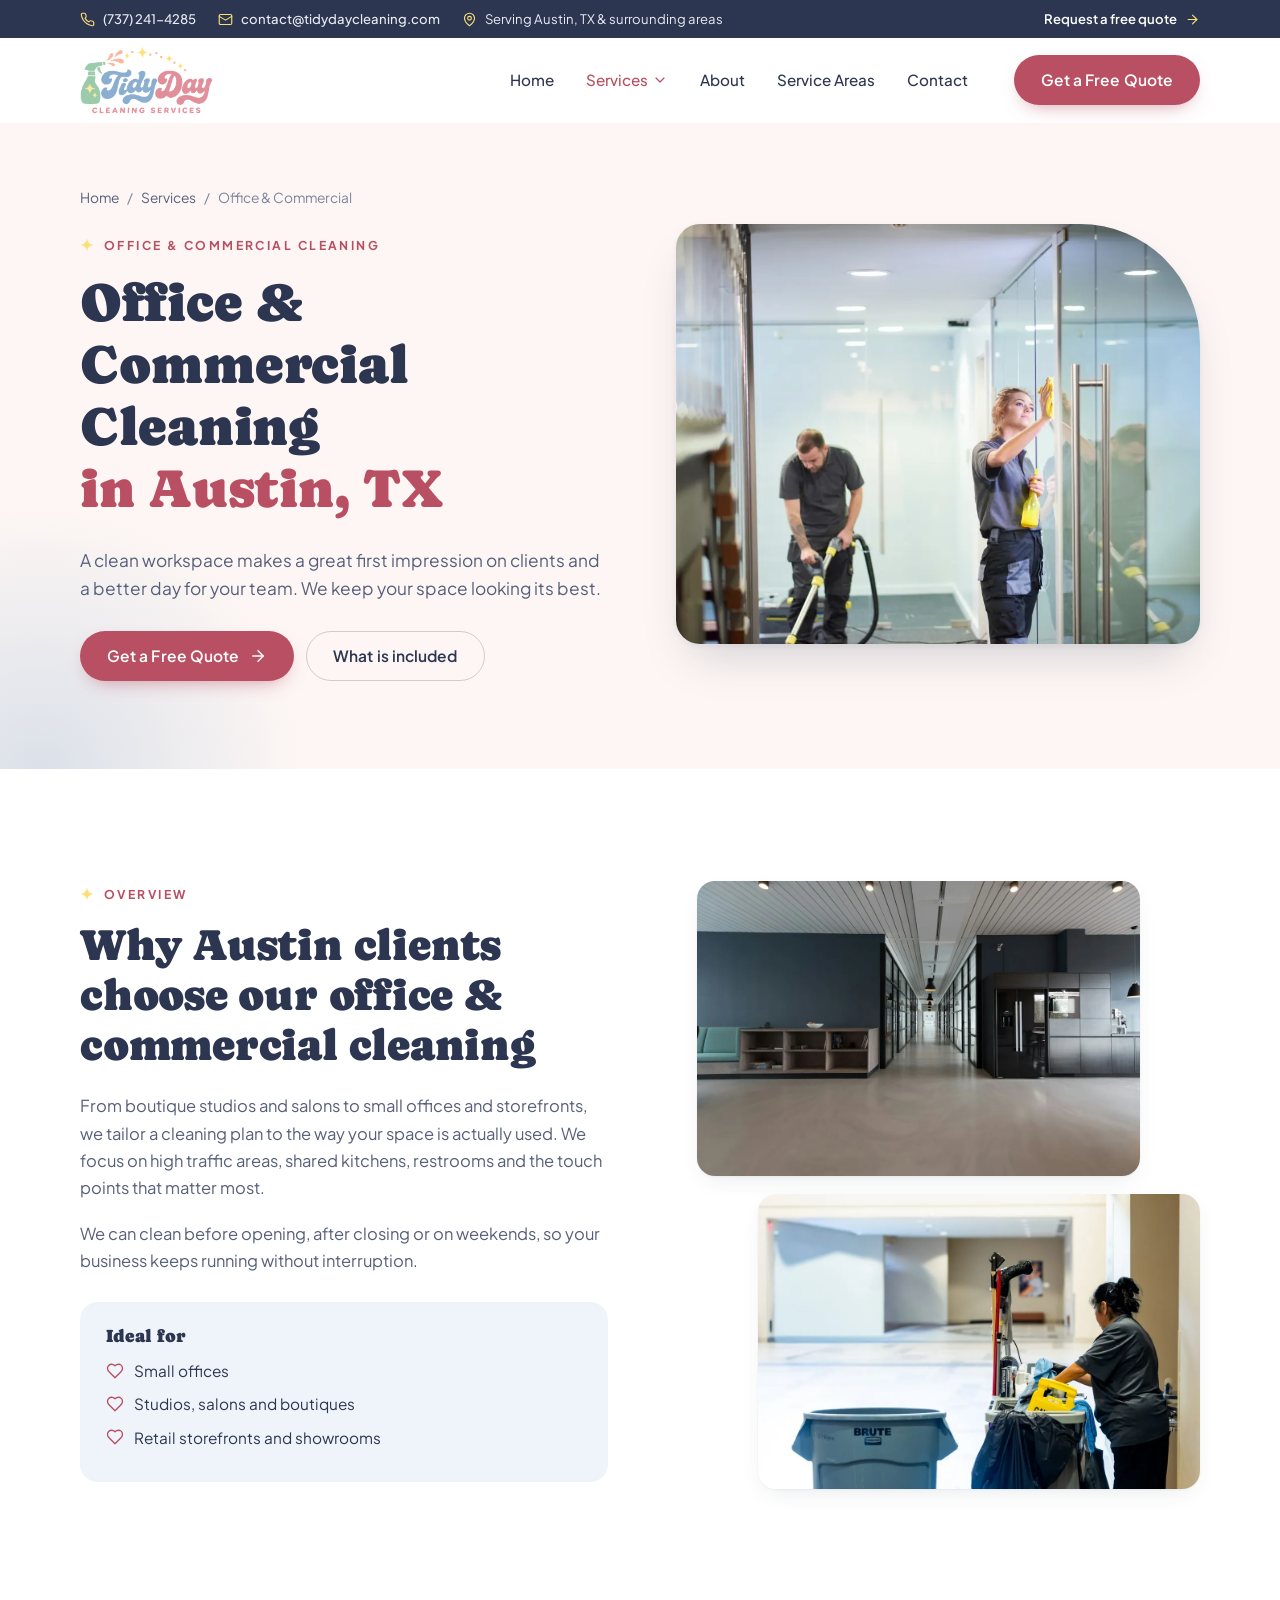
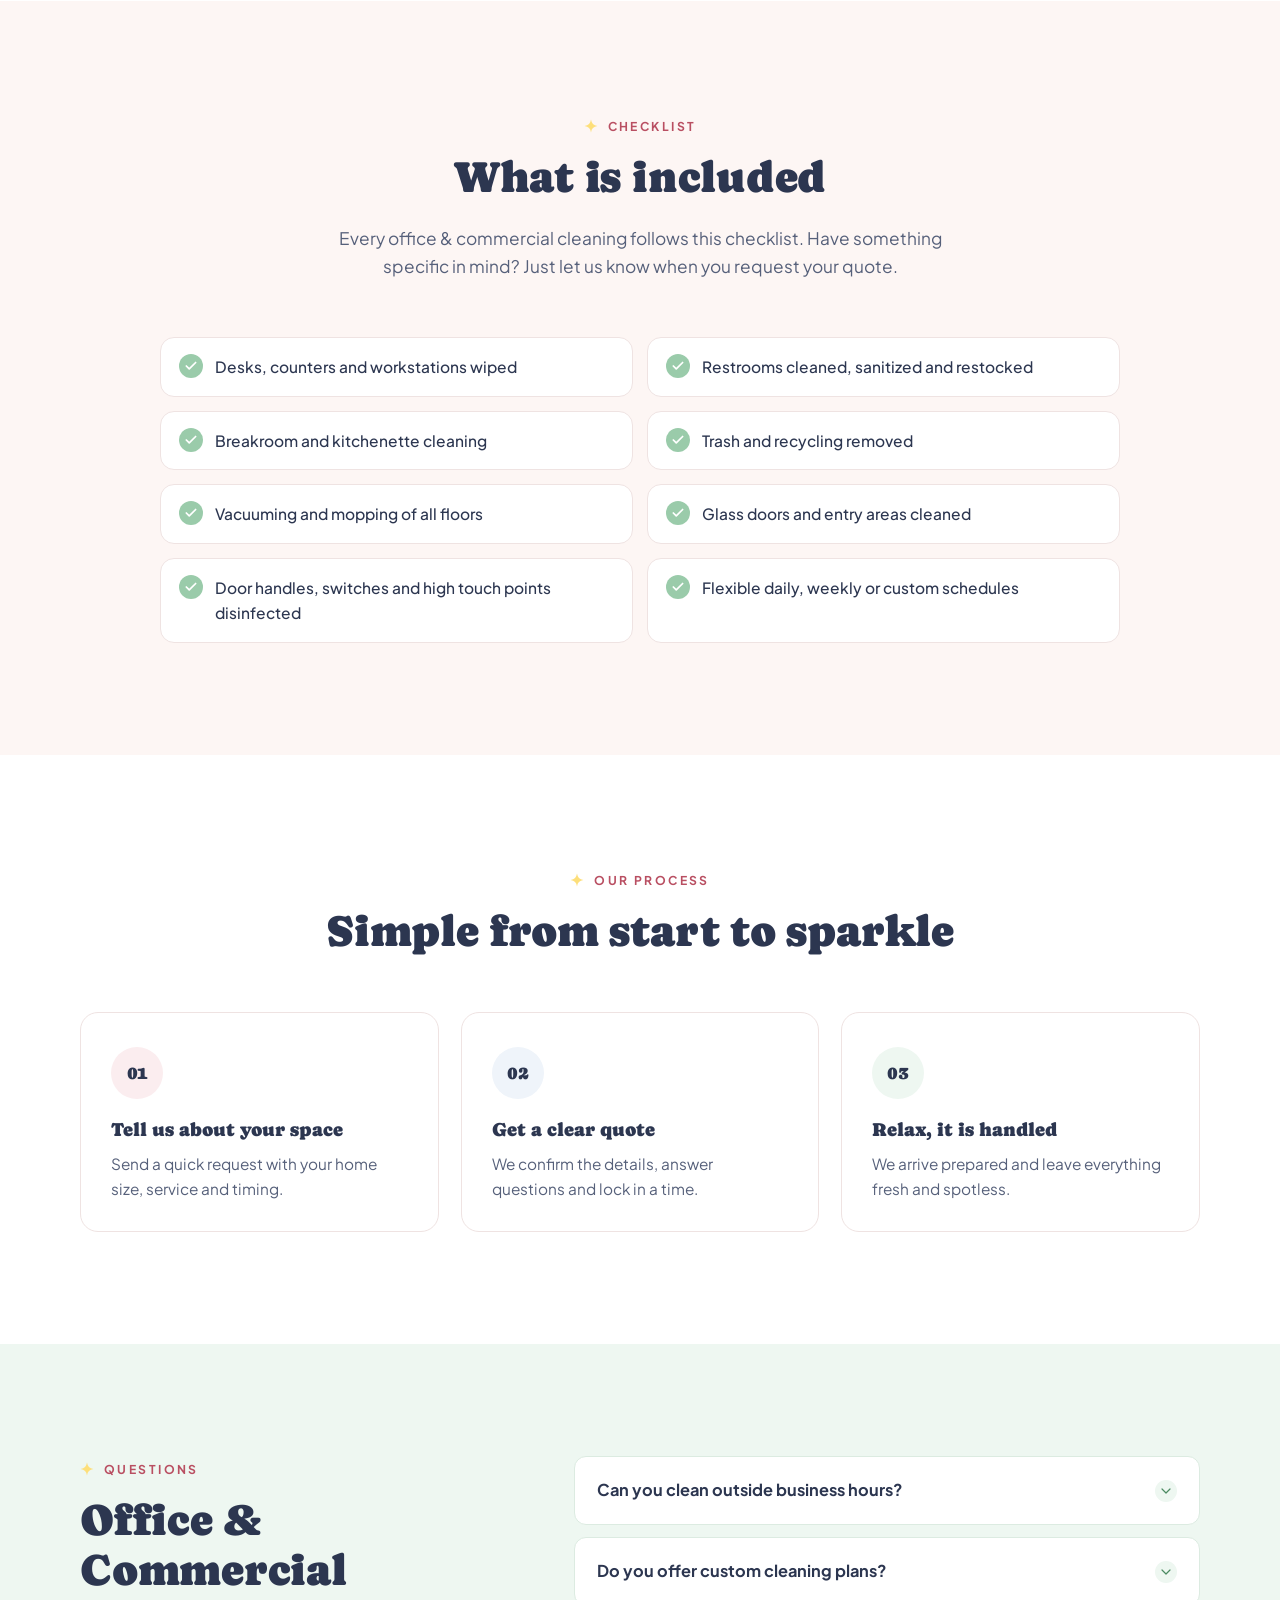
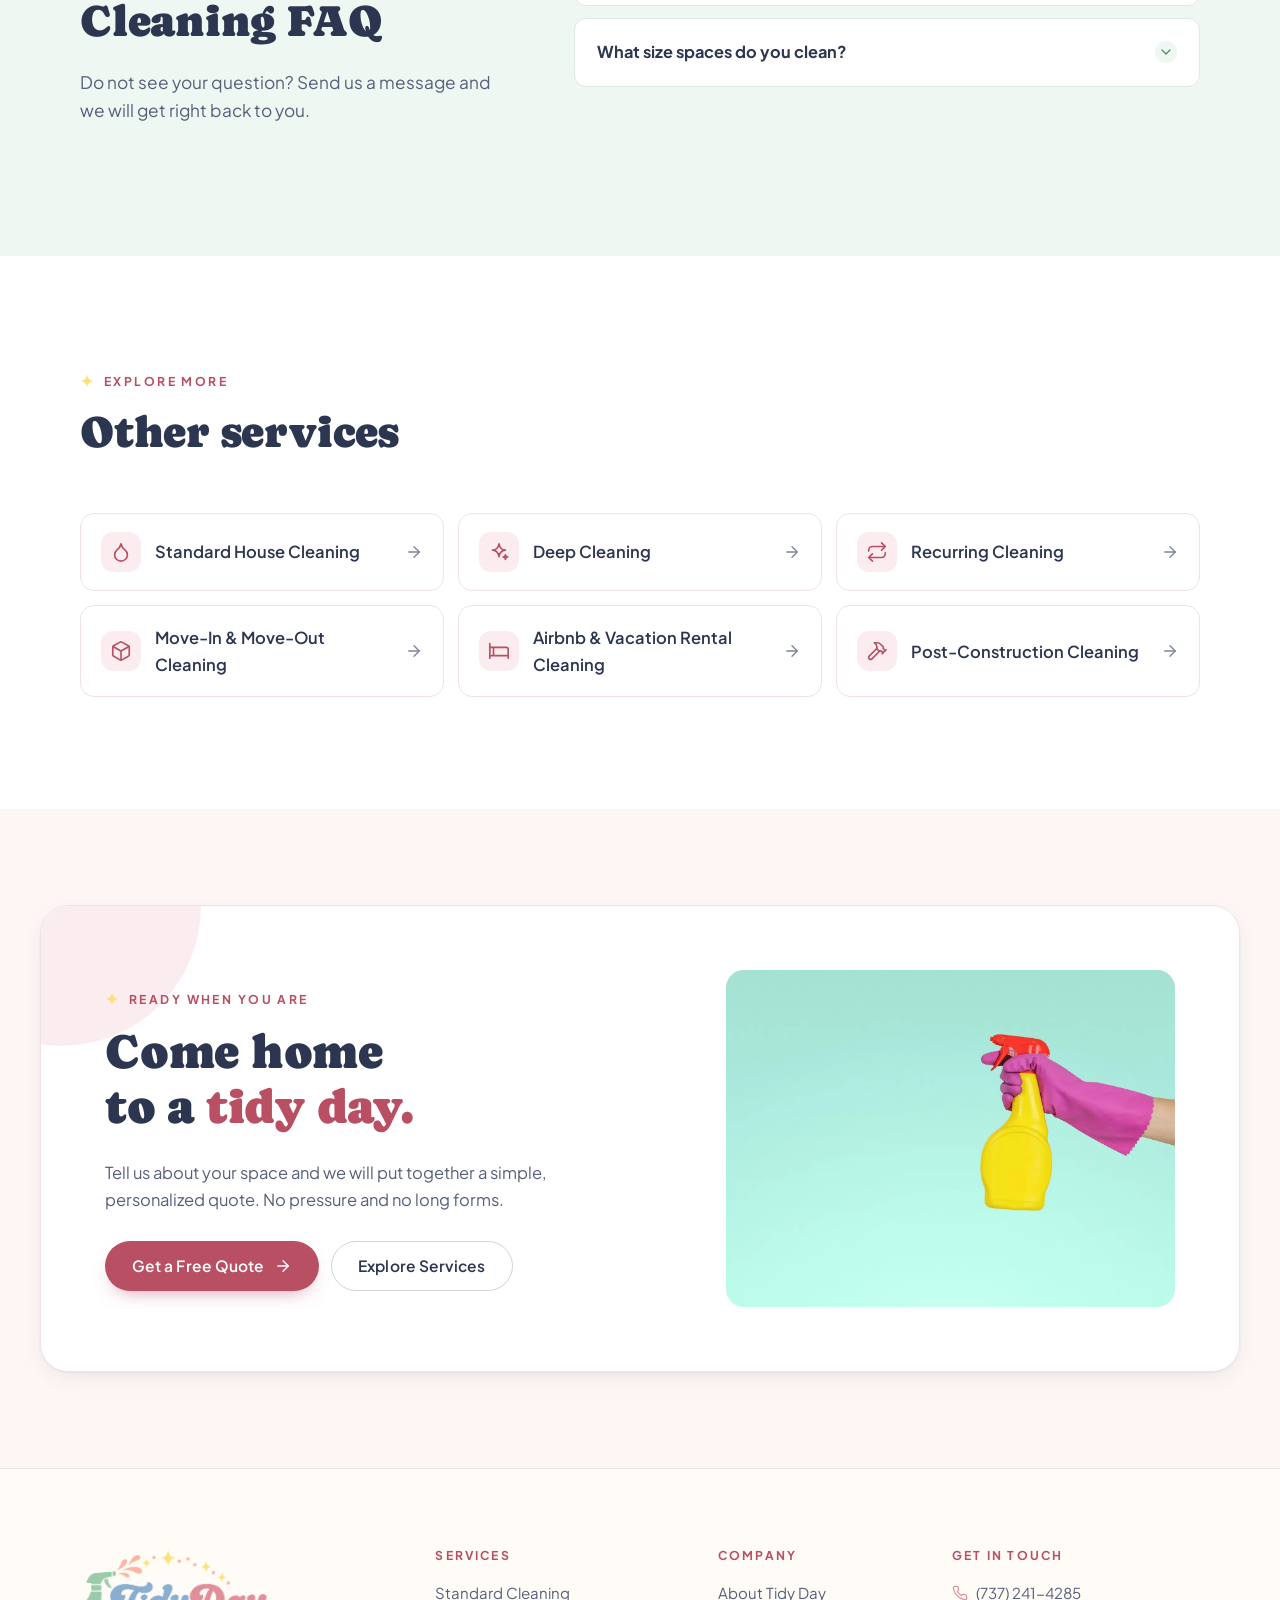
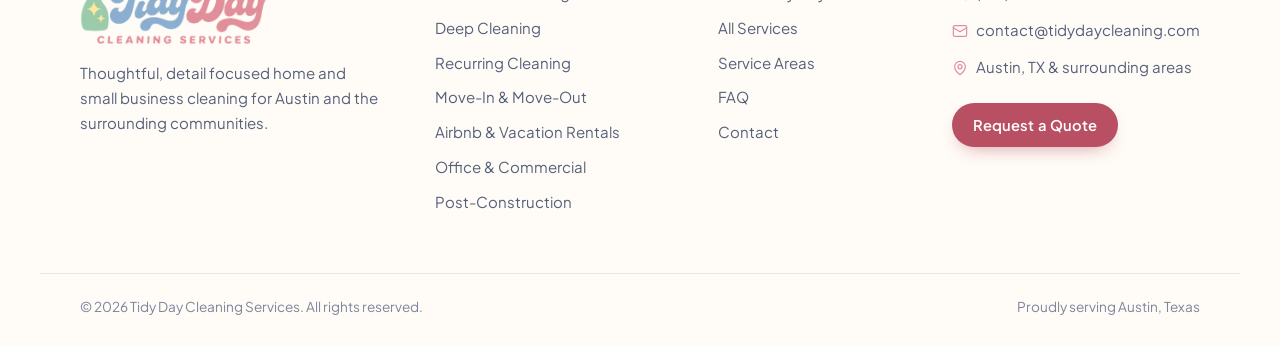
<file: services/office-commercial-cleaning/index.html>
<!DOCTYPE html>
<html lang="en-US">
<head>
<meta charset="utf-8">
<meta name="viewport" content="width=device-width, initial-scale=1, viewport-fit=cover">
<title>Office &amp; Commercial Cleaning in Austin, TX | Tidy Day</title>
<meta name="description" content="Office and small commercial cleaning in Austin, TX. Reliable, flexible scheduling for offices, studios and storefronts from Tidy Day Cleaning Services.">
<link rel="canonical" href="https://www.tidydaycleaning.com/services/office-commercial-cleaning/">
<meta name="robots" content="index, follow, max-image-preview:large">
<meta name="author" content="Tidy Day Cleaning Services">
<meta name="theme-color" content="#FDF6F4">
<meta name="geo.region" content="US-TX">
<meta name="geo.placename" content="Austin">
<meta property="og:type" content="website">
<meta property="og:site_name" content="Tidy Day Cleaning Services">
<meta property="og:title" content="Office &amp; Commercial Cleaning in Austin, TX | Tidy Day">
<meta property="og:description" content="Office and small commercial cleaning in Austin, TX. Reliable, flexible scheduling for offices, studios and storefronts from Tidy Day Cleaning Services.">
<meta property="og:url" content="https://www.tidydaycleaning.com/services/office-commercial-cleaning/">
<meta property="og:image" content="https://www.tidydaycleaning.com/assets/og-tidyday-logo.jpg">
<meta property="og:image:secure_url" content="https://www.tidydaycleaning.com/assets/og-tidyday-logo.jpg">
<meta property="og:image:type" content="image/jpeg">
<meta property="og:image:width" content="1200">
<meta property="og:image:height" content="630">
<meta property="og:image:alt" content="Tidy Day Cleaning Services logo">
<meta property="og:locale" content="en_US">
<meta name="twitter:card" content="summary_large_image">
<meta name="twitter:title" content="Office &amp; Commercial Cleaning in Austin, TX | Tidy Day">
<meta name="twitter:description" content="Office and small commercial cleaning in Austin, TX. Reliable, flexible scheduling for offices, studios and storefronts from Tidy Day Cleaning Services.">
<meta name="twitter:image" content="https://www.tidydaycleaning.com/assets/og-tidyday-logo.jpg">
<link rel="icon" href="../../favicon.ico" sizes="48x48">
<link rel="icon" type="image/png" sizes="32x32" href="../../assets/favicon-32.png">
<link rel="icon" type="image/png" sizes="16x16" href="../../assets/favicon-16.png">
<link rel="apple-touch-icon" href="../../assets/apple-touch-icon.png">
<link rel="manifest" href="../../site.webmanifest">
<link rel="preconnect" href="https://fonts.googleapis.com">
<link rel="preconnect" href="https://fonts.gstatic.com" crossorigin>
<link href="https://fonts.googleapis.com/css2?family=Caprasimo&family=Plus+Jakarta+Sans:wght@400;500;600;700&display=swap" rel="stylesheet">
<link rel="preload" as="image" href="../../assets/img/commercial-hero.webp" fetchpriority="high">
<link rel="stylesheet" href="../../css/styles.css?v=6">
<script type="application/ld+json">[{"@context": "https://schema.org", "@type": "HomeAndConstructionBusiness", "@id": "https://www.tidydaycleaning.com/#business", "name": "Tidy Day Cleaning Services", "description": "Home and small business cleaning in Austin, TX and surrounding areas: standard, deep, recurring, move-in and move-out, Airbnb, office and post-construction cleaning.", "url": "https://www.tidydaycleaning.com/", "logo": "https://www.tidydaycleaning.com/assets/logo.png", "image": "https://www.tidydaycleaning.com/assets/og-tidyday-logo.jpg", "email": "contact@tidydaycleaning.com", "telephone": "(737) 241-4285", "address": {"@type": "PostalAddress", "addressLocality": "Austin", "addressRegion": "TX", "addressCountry": "US"}, "areaServed": [{"@type": "City", "name": "Austin, TX"}, {"@type": "City", "name": "Round Rock, TX"}, {"@type": "City", "name": "Cedar Park, TX"}, {"@type": "City", "name": "Pflugerville, TX"}, {"@type": "City", "name": "Georgetown, TX"}, {"@type": "City", "name": "Leander, TX"}, {"@type": "City", "name": "Lakeway, TX"}, {"@type": "City", "name": "Bee Cave, TX"}, {"@type": "City", "name": "West Lake Hills, TX"}, {"@type": "City", "name": "Buda, TX"}, {"@type": "City", "name": "Kyle, TX"}, {"@type": "City", "name": "Dripping Springs, TX"}, {"@type": "City", "name": "Manor, TX"}, {"@type": "City", "name": "Hutto, TX"}], "priceRange": "$$", "hasOfferCatalog": {"@type": "OfferCatalog", "name": "Cleaning Services", "itemListElement": [{"@type": "Offer", "itemOffered": {"@type": "Service", "name": "Standard House Cleaning", "url": "https://www.tidydaycleaning.com/services/standard-cleaning/"}}, {"@type": "Offer", "itemOffered": {"@type": "Service", "name": "Deep Cleaning", "url": "https://www.tidydaycleaning.com/services/deep-cleaning/"}}, {"@type": "Offer", "itemOffered": {"@type": "Service", "name": "Recurring Cleaning", "url": "https://www.tidydaycleaning.com/services/recurring-cleaning/"}}, {"@type": "Offer", "itemOffered": {"@type": "Service", "name": "Move-In & Move-Out Cleaning", "url": "https://www.tidydaycleaning.com/services/move-in-move-out-cleaning/"}}, {"@type": "Offer", "itemOffered": {"@type": "Service", "name": "Airbnb & Vacation Rental Cleaning", "url": "https://www.tidydaycleaning.com/services/airbnb-vacation-rental-cleaning/"}}, {"@type": "Offer", "itemOffered": {"@type": "Service", "name": "Office & Commercial Cleaning", "url": "https://www.tidydaycleaning.com/services/office-commercial-cleaning/"}}, {"@type": "Offer", "itemOffered": {"@type": "Service", "name": "Post-Construction Cleaning", "url": "https://www.tidydaycleaning.com/services/post-construction-cleaning/"}}]}}, {"@context": "https://schema.org", "@type": "Service", "name": "Office & Commercial Cleaning", "serviceType": "Office & Commercial Cleaning", "description": "Office and small commercial cleaning in Austin, TX. Reliable, flexible scheduling for offices, studios and storefronts from Tidy Day Cleaning Services.", "url": "https://www.tidydaycleaning.com/services/office-commercial-cleaning/", "provider": {"@id": "https://www.tidydaycleaning.com/#business"}, "areaServed": [{"@type": "City", "name": "Austin, TX"}, {"@type": "City", "name": "Round Rock, TX"}, {"@type": "City", "name": "Cedar Park, TX"}, {"@type": "City", "name": "Pflugerville, TX"}, {"@type": "City", "name": "Georgetown, TX"}, {"@type": "City", "name": "Leander, TX"}, {"@type": "City", "name": "Lakeway, TX"}, {"@type": "City", "name": "Bee Cave, TX"}, {"@type": "City", "name": "West Lake Hills, TX"}, {"@type": "City", "name": "Buda, TX"}, {"@type": "City", "name": "Kyle, TX"}, {"@type": "City", "name": "Dripping Springs, TX"}, {"@type": "City", "name": "Manor, TX"}, {"@type": "City", "name": "Hutto, TX"}], "image": "https://www.tidydaycleaning.com/assets/img/commercial-hero.webp"}, {"@context": "https://schema.org", "@type": "BreadcrumbList", "itemListElement": [{"@type": "ListItem", "position": 1, "name": "Home", "item": "https://www.tidydaycleaning.com/"}, {"@type": "ListItem", "position": 2, "name": "Services", "item": "https://www.tidydaycleaning.com/services/"}, {"@type": "ListItem", "position": 3, "name": "Office & Commercial Cleaning", "item": "https://www.tidydaycleaning.com/services/office-commercial-cleaning/"}]}, {"@context": "https://schema.org", "@type": "FAQPage", "mainEntity": [{"@type": "Question", "name": "Can you clean outside business hours?", "acceptedAnswer": {"@type": "Answer", "text": "Yes. We regularly clean early mornings, evenings and weekends so we never get in the way of your team or customers."}}, {"@type": "Question", "name": "Do you offer custom cleaning plans?", "acceptedAnswer": {"@type": "Answer", "text": "Every commercial plan is built around your space, foot traffic and priorities. We walk through the space with you before your first clean."}}, {"@type": "Question", "name": "What size spaces do you clean?", "acceptedAnswer": {"@type": "Answer", "text": "We focus on small to mid sized offices and storefronts where a personal, detail focused team makes a real difference."}}]}]</script>
</head>
<body>
<a class="skip" href="#main">Skip to content</a>
<div class="topbar"><div class="wrap topbar-in"><div class="tb-left"><a class="tb-link" href="tel:+17372414285"><svg class="ic" viewBox="0 0 24 24" fill="none" stroke="currentColor" stroke-width="1.8" stroke-linecap="round" stroke-linejoin="round" aria-hidden="true"><path d="M22 16.9v3a2 2 0 0 1-2.2 2 19.8 19.8 0 0 1-8.6-3.1 19.5 19.5 0 0 1-6-6A19.8 19.8 0 0 1 2.1 4.2 2 2 0 0 1 4.1 2h3a2 2 0 0 1 2 1.7c.1.9.4 1.8.7 2.7a2 2 0 0 1-.5 2.1L8 9.8a16 16 0 0 0 6 6l1.3-1.3a2 2 0 0 1 2.1-.4c.9.3 1.8.6 2.7.7a2 2 0 0 1 1.7 2Z"/></svg> (737) 241-4285</a><a class="tb-link tb-mail" href="mailto:contact@tidydaycleaning.com"><svg class="ic" viewBox="0 0 24 24" fill="none" stroke="currentColor" stroke-width="1.8" stroke-linecap="round" stroke-linejoin="round" aria-hidden="true"><rect x="2" y="4" width="20" height="16" rx="2"/><path d="m22 7-10 6L2 7"/></svg> contact@tidydaycleaning.com</a><span class="tb-area"><svg class="ic" viewBox="0 0 24 24" fill="none" stroke="currentColor" stroke-width="1.8" stroke-linecap="round" stroke-linejoin="round" aria-hidden="true"><path d="M20 10c0 6-8 12-8 12s-8-6-8-12a8 8 0 0 1 16 0Z"/><circle cx="12" cy="10" r="3"/></svg> Serving Austin, TX &amp; surrounding areas</span></div><a href="../../contact/">Request a free quote <svg class="ic" viewBox="0 0 24 24" fill="none" stroke="currentColor" stroke-width="1.8" stroke-linecap="round" stroke-linejoin="round" aria-hidden="true"><path d="M5 12h14"/><path d="m12 5 7 7-7 7"/></svg></a></div></div>
<header class="site-header" id="top">
  <div class="wrap nav">
    <a class="brand" href="../../" aria-label="Tidy Day Cleaning Services home"><img src="../../assets/logo-sm.webp" alt="Tidy Day Cleaning Services" width="440" height="225"></a>
    <nav class="menu" aria-label="Main">
      <a href="../../">Home</a>
      <div class="has-drop">
        <a href="../../services/" class="drop-trigger" aria-current="page" aria-haspopup="true">Services <svg class="ic chev" viewBox="0 0 24 24" fill="none" stroke="currentColor" stroke-width="1.8" stroke-linecap="round" stroke-linejoin="round" aria-hidden="true"><path d="m6 9 6 6 6-6"/></svg></a>
        <div class="drop"><div class="drop-in"><a href="../../services/standard-cleaning/"><svg class="ic" viewBox="0 0 24 24" fill="none" stroke="currentColor" stroke-width="1.8" stroke-linecap="round" stroke-linejoin="round" aria-hidden="true"><path d="M12 22a7 7 0 0 0 7-7c0-2-1-3.9-3-5.5s-3.5-4-4-6.5c-.5 2.5-2 4.9-4 6.5C6 11.1 5 13 5 15a7 7 0 0 0 7 7z"/></svg><span>Standard Cleaning</span></a><a href="../../services/deep-cleaning/"><svg class="ic" viewBox="0 0 24 24" fill="none" stroke="currentColor" stroke-width="1.8" stroke-linecap="round" stroke-linejoin="round" aria-hidden="true"><path d="M12 3c.6 4.5 2.6 6.5 7 7-4.4.5-6.4 2.5-7 7-.6-4.5-2.6-6.5-7-7 4.4-.5 6.4-2.5 7-7Z"/><path d="M19 15c.2 1.6.9 2.3 2.5 2.5-1.6.2-2.3.9-2.5 2.5-.2-1.6-.9-2.3-2.5-2.5 1.6-.2 2.3-.9 2.5-2.5Z"/></svg><span>Deep Cleaning</span></a><a href="../../services/recurring-cleaning/"><svg class="ic" viewBox="0 0 24 24" fill="none" stroke="currentColor" stroke-width="1.8" stroke-linecap="round" stroke-linejoin="round" aria-hidden="true"><path d="m17 2 4 4-4 4"/><path d="M3 11v-1a4 4 0 0 1 4-4h14"/><path d="m7 22-4-4 4-4"/><path d="M21 13v1a4 4 0 0 1-4 4H3"/></svg><span>Recurring Cleaning</span></a><a href="../../services/move-in-move-out-cleaning/"><svg class="ic" viewBox="0 0 24 24" fill="none" stroke="currentColor" stroke-width="1.8" stroke-linecap="round" stroke-linejoin="round" aria-hidden="true"><path d="M21 16V8a2 2 0 0 0-1-1.7l-7-4a2 2 0 0 0-2 0l-7 4A2 2 0 0 0 3 8v8a2 2 0 0 0 1 1.7l7 4a2 2 0 0 0 2 0l7-4a2 2 0 0 0 1-1.7z"/><path d="M3.3 7 12 12l8.7-5M12 22V12"/></svg><span>Move-In &amp; Move-Out</span></a><a href="../../services/airbnb-vacation-rental-cleaning/"><svg class="ic" viewBox="0 0 24 24" fill="none" stroke="currentColor" stroke-width="1.8" stroke-linecap="round" stroke-linejoin="round" aria-hidden="true"><path d="M2 4v16M2 8h18a2 2 0 0 1 2 2v10M2 17h20M6 8v9"/></svg><span>Airbnb &amp; Vacation Rentals</span></a><a href="../../services/office-commercial-cleaning/"><svg class="ic" viewBox="0 0 24 24" fill="none" stroke="currentColor" stroke-width="1.8" stroke-linecap="round" stroke-linejoin="round" aria-hidden="true"><rect x="4" y="2" width="16" height="20" rx="2"/><path d="M9 22v-4h6v4M8 6h.01M12 6h.01M16 6h.01M8 10h.01M12 10h.01M16 10h.01M8 14h.01M12 14h.01M16 14h.01"/></svg><span>Office &amp; Commercial</span></a><a href="../../services/post-construction-cleaning/"><svg class="ic" viewBox="0 0 24 24" fill="none" stroke="currentColor" stroke-width="1.8" stroke-linecap="round" stroke-linejoin="round" aria-hidden="true"><path d="m15 12-8.5 8.5a2.1 2.1 0 0 1-3-3L12 9"/><path d="M17.6 15 22 10.6"/><path d="m20.9 11.7-1.2-1.2c-.6-.6-1-1.4-1-2.3v-.8L16 4.6A5.6 5.6 0 0 0 12.1 3H9l.9.8A6.2 6.2 0 0 1 12 8.4V10l2 2h2.5l2.3 1.9"/></svg><span>Post-Construction</span></a><a class="drop-all" href="../../services/">View all services <svg class="ic" viewBox="0 0 24 24" fill="none" stroke="currentColor" stroke-width="1.8" stroke-linecap="round" stroke-linejoin="round" aria-hidden="true"><path d="M5 12h14"/><path d="m12 5 7 7-7 7"/></svg></a></div></div>
      </div>
      <a href="../../about/">About</a>
      <a href="../../#areas">Service Areas</a>
      <a href="../../contact/">Contact</a>
    </nav>
    <a class="btn btn-rose nav-cta" href="../../contact/">Get a Free Quote</a>
    <button class="burger" aria-label="Open menu" aria-expanded="false" aria-controls="mnav"><svg class="ic" viewBox="0 0 24 24" fill="none" stroke="currentColor" stroke-width="1.8" stroke-linecap="round" stroke-linejoin="round" aria-hidden="true"><path d="M4 7h16M4 12h16M4 17h16"/></svg></button>
  </div>
  <div class="mnav" id="mnav" hidden>
    <a href="../../">Home</a>
    <p class="mnav-label">Services</p>
    <div class="mnav-sub"><a href="../../services/standard-cleaning/">Standard Cleaning</a><a href="../../services/deep-cleaning/">Deep Cleaning</a><a href="../../services/recurring-cleaning/">Recurring Cleaning</a><a href="../../services/move-in-move-out-cleaning/">Move-In &amp; Move-Out</a><a href="../../services/airbnb-vacation-rental-cleaning/">Airbnb &amp; Vacation Rentals</a><a href="../../services/office-commercial-cleaning/">Office &amp; Commercial</a><a href="../../services/post-construction-cleaning/">Post-Construction</a></div>
    <a href="../../about/">About</a>
    <a href="../../#areas">Service Areas</a>
    <a href="../../contact/">Contact</a>
    <a class="btn btn-rose" href="../../contact/">Get a Free Quote</a>
    <a class="btn btn-ghost" href="tel:+17372414285"><svg class="ic" viewBox="0 0 24 24" fill="none" stroke="currentColor" stroke-width="1.8" stroke-linecap="round" stroke-linejoin="round" aria-hidden="true"><path d="M22 16.9v3a2 2 0 0 1-2.2 2 19.8 19.8 0 0 1-8.6-3.1 19.5 19.5 0 0 1-6-6A19.8 19.8 0 0 1 2.1 4.2 2 2 0 0 1 4.1 2h3a2 2 0 0 1 2 1.7c.1.9.4 1.8.7 2.7a2 2 0 0 1-.5 2.1L8 9.8a16 16 0 0 0 6 6l1.3-1.3a2 2 0 0 1 2.1-.4c.9.3 1.8.6 2.7.7a2 2 0 0 1 1.7 2Z"/></svg> Call (737) 241-4285</a>
  </div>
</header>
<main id="main">
<section class="svc-hero">
  <div class="wrap svc-hero-in">
    <div class="svc-hero-copy">
      <nav class="crumbs" aria-label="Breadcrumb"><a href="../../">Home</a><span>/</span><a href="../../services/">Services</a><span>/</span><span aria-current="page">Office &amp; Commercial</span></nav>
      <p class="eyebrow"><svg class="spark" viewBox="0 0 24 24" aria-hidden="true"><path d="M12 1c.9 6.6 4.4 10.1 11 11-6.6.9-10.1 4.4-11 11-.9-6.6-4.4-10.1-11-11 6.6-.9 10.1-4.4 11-11Z"/></svg><span>Office &amp; Commercial Cleaning</span></p>
      <h1>Office &amp; Commercial Cleaning <em>in Austin, TX</em></h1>
      <p class="lede">A clean workspace makes a great first impression on clients and a better day for your team. We keep your space looking its best.</p>
      <div class="btns"><a class="btn btn-rose" href="../../contact/?service=office-commercial-cleaning">Get a Free Quote <svg class="ic" viewBox="0 0 24 24" fill="none" stroke="currentColor" stroke-width="1.8" stroke-linecap="round" stroke-linejoin="round" aria-hidden="true"><path d="M5 12h14"/><path d="m12 5 7 7-7 7"/></svg></a><a class="btn btn-ghost" href="#included">What is included</a></div>
    </div>
    <div class="svc-hero-media"><img class="" src="../../assets/img/commercial-hero.webp" alt="Cleaners vacuuming the floor and wiping glass walls in a modern office" width="1600" height="1067" fetchpriority="high"></div>
  </div>
</section>

<section class="section">
  <div class="wrap split split-top">
    <div class="split-copy">
      <p class="eyebrow"><svg class="spark" viewBox="0 0 24 24" aria-hidden="true"><path d="M12 1c.9 6.6 4.4 10.1 11 11-6.6.9-10.1 4.4-11 11-.9-6.6-4.4-10.1-11-11 6.6-.9 10.1-4.4 11-11Z"/></svg><span>Overview</span></p>
      <h2>Why Austin clients choose our office &amp; commercial cleaning</h2>
      <p>From boutique studios and salons to small offices and storefronts, we tailor a cleaning plan to the way your space is actually used. We focus on high traffic areas, shared kitchens, restrooms and the touch points that matter most.</p><p>We can clean before opening, after closing or on weekends, so your business keeps running without interruption.</p>
      <div class="ideal"><h3>Ideal for</h3><ul><li><svg class="ic" viewBox="0 0 24 24" fill="none" stroke="currentColor" stroke-width="1.8" stroke-linecap="round" stroke-linejoin="round" aria-hidden="true"><path d="M19 14c1.5-1.5 3-3.2 3-5.5A5.5 5.5 0 0 0 16.5 3c-1.8 0-3 .5-4.5 2-1.5-1.5-2.7-2-4.5-2A5.5 5.5 0 0 0 2 8.5c0 2.3 1.5 4 3 5.5l7 7Z"/></svg>Small offices</li><li><svg class="ic" viewBox="0 0 24 24" fill="none" stroke="currentColor" stroke-width="1.8" stroke-linecap="round" stroke-linejoin="round" aria-hidden="true"><path d="M19 14c1.5-1.5 3-3.2 3-5.5A5.5 5.5 0 0 0 16.5 3c-1.8 0-3 .5-4.5 2-1.5-1.5-2.7-2-4.5-2A5.5 5.5 0 0 0 2 8.5c0 2.3 1.5 4 3 5.5l7 7Z"/></svg>Studios, salons and boutiques</li><li><svg class="ic" viewBox="0 0 24 24" fill="none" stroke="currentColor" stroke-width="1.8" stroke-linecap="round" stroke-linejoin="round" aria-hidden="true"><path d="M19 14c1.5-1.5 3-3.2 3-5.5A5.5 5.5 0 0 0 16.5 3c-1.8 0-3 .5-4.5 2-1.5-1.5-2.7-2-4.5-2A5.5 5.5 0 0 0 2 8.5c0 2.3 1.5 4 3 5.5l7 7Z"/></svg>Retail storefronts and showrooms</li></ul></div>
    </div>
    <div class="duo">
      <figure><img class="" src="../../assets/img/commercial-office.webp" alt="Clean, open plan office with polished floors" width="1100" height="733" loading="lazy" decoding="async"></figure>
      <figure><img class="" src="../../assets/img/commercial-cart.webp" alt="Cleaner with a supply cart in a bright commercial hallway" width="1100" height="733" loading="lazy" decoding="async"></figure>
    </div>
  </div>
</section>

<section class="section tint-blush" id="included">
  <div class="wrap">
    <div class="sec-head center">
      <p class="eyebrow"><svg class="spark" viewBox="0 0 24 24" aria-hidden="true"><path d="M12 1c.9 6.6 4.4 10.1 11 11-6.6.9-10.1 4.4-11 11-.9-6.6-4.4-10.1-11-11 6.6-.9 10.1-4.4 11-11Z"/></svg><span>Checklist</span></p>
      <h2>What is included</h2>
      <p class="lede">Every office &amp; commercial cleaning follows this checklist. Have something specific in mind? Just let us know when you request your quote.</p>
    </div>
    <ul class="checklist"><li><svg class="ic" viewBox="0 0 24 24" fill="none" stroke="currentColor" stroke-width="1.8" stroke-linecap="round" stroke-linejoin="round" aria-hidden="true"><path d="M20 6 9 17l-5-5"/></svg>Desks, counters and workstations wiped</li><li><svg class="ic" viewBox="0 0 24 24" fill="none" stroke="currentColor" stroke-width="1.8" stroke-linecap="round" stroke-linejoin="round" aria-hidden="true"><path d="M20 6 9 17l-5-5"/></svg>Restrooms cleaned, sanitized and restocked</li><li><svg class="ic" viewBox="0 0 24 24" fill="none" stroke="currentColor" stroke-width="1.8" stroke-linecap="round" stroke-linejoin="round" aria-hidden="true"><path d="M20 6 9 17l-5-5"/></svg>Breakroom and kitchenette cleaning</li><li><svg class="ic" viewBox="0 0 24 24" fill="none" stroke="currentColor" stroke-width="1.8" stroke-linecap="round" stroke-linejoin="round" aria-hidden="true"><path d="M20 6 9 17l-5-5"/></svg>Trash and recycling removed</li><li><svg class="ic" viewBox="0 0 24 24" fill="none" stroke="currentColor" stroke-width="1.8" stroke-linecap="round" stroke-linejoin="round" aria-hidden="true"><path d="M20 6 9 17l-5-5"/></svg>Vacuuming and mopping of all floors</li><li><svg class="ic" viewBox="0 0 24 24" fill="none" stroke="currentColor" stroke-width="1.8" stroke-linecap="round" stroke-linejoin="round" aria-hidden="true"><path d="M20 6 9 17l-5-5"/></svg>Glass doors and entry areas cleaned</li><li><svg class="ic" viewBox="0 0 24 24" fill="none" stroke="currentColor" stroke-width="1.8" stroke-linecap="round" stroke-linejoin="round" aria-hidden="true"><path d="M20 6 9 17l-5-5"/></svg>Door handles, switches and high touch points disinfected</li><li><svg class="ic" viewBox="0 0 24 24" fill="none" stroke="currentColor" stroke-width="1.8" stroke-linecap="round" stroke-linejoin="round" aria-hidden="true"><path d="M20 6 9 17l-5-5"/></svg>Flexible daily, weekly or custom schedules</li></ul>
  </div>
</section>

<section class="section">
  <div class="wrap">
    <div class="sec-head center">
      <p class="eyebrow"><svg class="spark" viewBox="0 0 24 24" aria-hidden="true"><path d="M12 1c.9 6.6 4.4 10.1 11 11-6.6.9-10.1 4.4-11 11-.9-6.6-4.4-10.1-11-11 6.6-.9 10.1-4.4 11-11Z"/></svg><span>Our process</span></p>
      <h2>Simple from start to sparkle</h2>
    </div>
    <ol class="steps">
      <li><span class="step-n">01</span><h3>Tell us about your space</h3><p>Send a quick request with your home size, service and timing.</p></li>
      <li><span class="step-n">02</span><h3>Get a clear quote</h3><p>We confirm the details, answer questions and lock in a time.</p></li>
      <li><span class="step-n">03</span><h3>Relax, it is handled</h3><p>We arrive prepared and leave everything fresh and spotless.</p></li>
    </ol>
  </div>
</section>

<section class="section tint-mint">
  <div class="wrap faq-wrap">
    <div class="sec-head">
      <p class="eyebrow"><svg class="spark" viewBox="0 0 24 24" aria-hidden="true"><path d="M12 1c.9 6.6 4.4 10.1 11 11-6.6.9-10.1 4.4-11 11-.9-6.6-4.4-10.1-11-11 6.6-.9 10.1-4.4 11-11Z"/></svg><span>Questions</span></p>
      <h2>Office &amp; Commercial Cleaning FAQ</h2>
      <p class="lede">Do not see your question? Send us a message and we will get right back to you.</p>
    </div>
    <div class="faqs"><details class="faq"><summary><span>Can you clean outside business hours?</span><svg class="ic chev" viewBox="0 0 24 24" fill="none" stroke="currentColor" stroke-width="1.8" stroke-linecap="round" stroke-linejoin="round" aria-hidden="true"><path d="m6 9 6 6 6-6"/></svg></summary><div class="faq-a"><p>Yes. We regularly clean early mornings, evenings and weekends so we never get in the way of your team or customers.</p></div></details><details class="faq"><summary><span>Do you offer custom cleaning plans?</span><svg class="ic chev" viewBox="0 0 24 24" fill="none" stroke="currentColor" stroke-width="1.8" stroke-linecap="round" stroke-linejoin="round" aria-hidden="true"><path d="m6 9 6 6 6-6"/></svg></summary><div class="faq-a"><p>Every commercial plan is built around your space, foot traffic and priorities. We walk through the space with you before your first clean.</p></div></details><details class="faq"><summary><span>What size spaces do you clean?</span><svg class="ic chev" viewBox="0 0 24 24" fill="none" stroke="currentColor" stroke-width="1.8" stroke-linecap="round" stroke-linejoin="round" aria-hidden="true"><path d="m6 9 6 6 6-6"/></svg></summary><div class="faq-a"><p>We focus on small to mid sized offices and storefronts where a personal, detail focused team makes a real difference.</p></div></details></div>
  </div>
</section>

<section class="section">
  <div class="wrap">
    <div class="sec-head">
      <p class="eyebrow"><svg class="spark" viewBox="0 0 24 24" aria-hidden="true"><path d="M12 1c.9 6.6 4.4 10.1 11 11-6.6.9-10.1 4.4-11 11-.9-6.6-4.4-10.1-11-11 6.6-.9 10.1-4.4 11-11Z"/></svg><span>Explore more</span></p>
      <h2>Other services</h2>
    </div>
    <div class="other-svc"><a href="../../services/standard-cleaning/"><svg class="ic" viewBox="0 0 24 24" fill="none" stroke="currentColor" stroke-width="1.8" stroke-linecap="round" stroke-linejoin="round" aria-hidden="true"><path d="M12 22a7 7 0 0 0 7-7c0-2-1-3.9-3-5.5s-3.5-4-4-6.5c-.5 2.5-2 4.9-4 6.5C6 11.1 5 13 5 15a7 7 0 0 0 7 7z"/></svg><span>Standard House Cleaning</span><svg class="ic go" viewBox="0 0 24 24" fill="none" stroke="currentColor" stroke-width="1.8" stroke-linecap="round" stroke-linejoin="round" aria-hidden="true"><path d="M5 12h14"/><path d="m12 5 7 7-7 7"/></svg></a><a href="../../services/deep-cleaning/"><svg class="ic" viewBox="0 0 24 24" fill="none" stroke="currentColor" stroke-width="1.8" stroke-linecap="round" stroke-linejoin="round" aria-hidden="true"><path d="M12 3c.6 4.5 2.6 6.5 7 7-4.4.5-6.4 2.5-7 7-.6-4.5-2.6-6.5-7-7 4.4-.5 6.4-2.5 7-7Z"/><path d="M19 15c.2 1.6.9 2.3 2.5 2.5-1.6.2-2.3.9-2.5 2.5-.2-1.6-.9-2.3-2.5-2.5 1.6-.2 2.3-.9 2.5-2.5Z"/></svg><span>Deep Cleaning</span><svg class="ic go" viewBox="0 0 24 24" fill="none" stroke="currentColor" stroke-width="1.8" stroke-linecap="round" stroke-linejoin="round" aria-hidden="true"><path d="M5 12h14"/><path d="m12 5 7 7-7 7"/></svg></a><a href="../../services/recurring-cleaning/"><svg class="ic" viewBox="0 0 24 24" fill="none" stroke="currentColor" stroke-width="1.8" stroke-linecap="round" stroke-linejoin="round" aria-hidden="true"><path d="m17 2 4 4-4 4"/><path d="M3 11v-1a4 4 0 0 1 4-4h14"/><path d="m7 22-4-4 4-4"/><path d="M21 13v1a4 4 0 0 1-4 4H3"/></svg><span>Recurring Cleaning</span><svg class="ic go" viewBox="0 0 24 24" fill="none" stroke="currentColor" stroke-width="1.8" stroke-linecap="round" stroke-linejoin="round" aria-hidden="true"><path d="M5 12h14"/><path d="m12 5 7 7-7 7"/></svg></a><a href="../../services/move-in-move-out-cleaning/"><svg class="ic" viewBox="0 0 24 24" fill="none" stroke="currentColor" stroke-width="1.8" stroke-linecap="round" stroke-linejoin="round" aria-hidden="true"><path d="M21 16V8a2 2 0 0 0-1-1.7l-7-4a2 2 0 0 0-2 0l-7 4A2 2 0 0 0 3 8v8a2 2 0 0 0 1 1.7l7 4a2 2 0 0 0 2 0l7-4a2 2 0 0 0 1-1.7z"/><path d="M3.3 7 12 12l8.7-5M12 22V12"/></svg><span>Move-In &amp; Move-Out Cleaning</span><svg class="ic go" viewBox="0 0 24 24" fill="none" stroke="currentColor" stroke-width="1.8" stroke-linecap="round" stroke-linejoin="round" aria-hidden="true"><path d="M5 12h14"/><path d="m12 5 7 7-7 7"/></svg></a><a href="../../services/airbnb-vacation-rental-cleaning/"><svg class="ic" viewBox="0 0 24 24" fill="none" stroke="currentColor" stroke-width="1.8" stroke-linecap="round" stroke-linejoin="round" aria-hidden="true"><path d="M2 4v16M2 8h18a2 2 0 0 1 2 2v10M2 17h20M6 8v9"/></svg><span>Airbnb &amp; Vacation Rental Cleaning</span><svg class="ic go" viewBox="0 0 24 24" fill="none" stroke="currentColor" stroke-width="1.8" stroke-linecap="round" stroke-linejoin="round" aria-hidden="true"><path d="M5 12h14"/><path d="m12 5 7 7-7 7"/></svg></a><a href="../../services/post-construction-cleaning/"><svg class="ic" viewBox="0 0 24 24" fill="none" stroke="currentColor" stroke-width="1.8" stroke-linecap="round" stroke-linejoin="round" aria-hidden="true"><path d="m15 12-8.5 8.5a2.1 2.1 0 0 1-3-3L12 9"/><path d="M17.6 15 22 10.6"/><path d="m20.9 11.7-1.2-1.2c-.6-.6-1-1.4-1-2.3v-.8L16 4.6A5.6 5.6 0 0 0 12.1 3H9l.9.8A6.2 6.2 0 0 1 12 8.4V10l2 2h2.5l2.3 1.9"/></svg><span>Post-Construction Cleaning</span><svg class="ic go" viewBox="0 0 24 24" fill="none" stroke="currentColor" stroke-width="1.8" stroke-linecap="round" stroke-linejoin="round" aria-hidden="true"><path d="M5 12h14"/><path d="m12 5 7 7-7 7"/></svg></a></div>
  </div>
</section>

<section class="cta-band">
  <div class="wrap cta-in">
    <div class="cta-copy">
      <p class="eyebrow"><svg class="spark" viewBox="0 0 24 24" aria-hidden="true"><path d="M12 1c.9 6.6 4.4 10.1 11 11-6.6.9-10.1 4.4-11 11-.9-6.6-4.4-10.1-11-11 6.6-.9 10.1-4.4 11-11Z"/></svg><span>Ready when you are</span></p>
      <h2>Come home to a <em>tidy day.</em></h2>
      <p>Tell us about your space and we will put together a simple, personalized quote. No pressure and no long forms.</p>
      <div class="btns"><a class="btn btn-rose" href="../../contact/">Get a Free Quote <svg class="ic" viewBox="0 0 24 24" fill="none" stroke="currentColor" stroke-width="1.8" stroke-linecap="round" stroke-linejoin="round" aria-hidden="true"><path d="M5 12h14"/><path d="m12 5 7 7-7 7"/></svg></a><a class="btn btn-ghost" href="../../services/">Explore Services</a></div>
    </div>
    <div class="cta-media"><img class="" src="../../assets/img/cta-supplies.webp" alt="Pink gloved hand holding a yellow spray bottle against a mint background" width="800" height="533" loading="lazy" decoding="async"></div>
  </div>
</section>
</main>
<footer class="site-footer">
  <div class="wrap foot-grid">
    <div class="foot-brand">
      <a href="../../" class="foot-logo"><img src="../../assets/logo-sm.webp" alt="Tidy Day Cleaning Services" width="440" height="225" loading="lazy"></a>
      <p>Thoughtful, detail focused home and small business cleaning for Austin and the surrounding communities.</p>
    </div>
    <div><h3>Services</h3><ul><li><a href="../../services/standard-cleaning/">Standard Cleaning</a></li><li><a href="../../services/deep-cleaning/">Deep Cleaning</a></li><li><a href="../../services/recurring-cleaning/">Recurring Cleaning</a></li><li><a href="../../services/move-in-move-out-cleaning/">Move-In &amp; Move-Out</a></li><li><a href="../../services/airbnb-vacation-rental-cleaning/">Airbnb &amp; Vacation Rentals</a></li><li><a href="../../services/office-commercial-cleaning/">Office &amp; Commercial</a></li><li><a href="../../services/post-construction-cleaning/">Post-Construction</a></li></ul></div>
    <div><h3>Company</h3><ul><li><a href="../../about/">About Tidy Day</a></li><li><a href="../../services/">All Services</a></li><li><a href="../../#areas">Service Areas</a></li><li><a href="../../#faq">FAQ</a></li><li><a href="../../contact/">Contact</a></li></ul></div>
    <div><h3>Get in Touch</h3><ul class="foot-contact"><li><a href="tel:+17372414285"><svg class="ic" viewBox="0 0 24 24" fill="none" stroke="currentColor" stroke-width="1.8" stroke-linecap="round" stroke-linejoin="round" aria-hidden="true"><path d="M22 16.9v3a2 2 0 0 1-2.2 2 19.8 19.8 0 0 1-8.6-3.1 19.5 19.5 0 0 1-6-6A19.8 19.8 0 0 1 2.1 4.2 2 2 0 0 1 4.1 2h3a2 2 0 0 1 2 1.7c.1.9.4 1.8.7 2.7a2 2 0 0 1-.5 2.1L8 9.8a16 16 0 0 0 6 6l1.3-1.3a2 2 0 0 1 2.1-.4c.9.3 1.8.6 2.7.7a2 2 0 0 1 1.7 2Z"/></svg> (737) 241-4285</a></li><li><a href="mailto:contact@tidydaycleaning.com"><svg class="ic" viewBox="0 0 24 24" fill="none" stroke="currentColor" stroke-width="1.8" stroke-linecap="round" stroke-linejoin="round" aria-hidden="true"><rect x="2" y="4" width="20" height="16" rx="2"/><path d="m22 7-10 6L2 7"/></svg> contact@tidydaycleaning.com</a></li><li><span><svg class="ic" viewBox="0 0 24 24" fill="none" stroke="currentColor" stroke-width="1.8" stroke-linecap="round" stroke-linejoin="round" aria-hidden="true"><path d="M20 10c0 6-8 12-8 12s-8-6-8-12a8 8 0 0 1 16 0Z"/><circle cx="12" cy="10" r="3"/></svg> Austin, TX &amp; surrounding areas</span></li></ul><a class="btn btn-rose btn-sm" href="../../contact/">Request a Quote</a></div>
  </div>
  <div class="wrap foot-bottom"><p>&copy; <span data-year>2026</span> Tidy Day Cleaning Services. All rights reserved.</p><p>Proudly serving Austin, Texas</p></div>
</footer>
<a class="mobile-cta" href="../../contact/"><svg class="ic" viewBox="0 0 24 24" fill="none" stroke="currentColor" stroke-width="1.8" stroke-linecap="round" stroke-linejoin="round" aria-hidden="true"><path d="M12 3c.6 4.5 2.6 6.5 7 7-4.4.5-6.4 2.5-7 7-.6-4.5-2.6-6.5-7-7 4.4-.5 6.4-2.5 7-7Z"/><path d="M19 15c.2 1.6.9 2.3 2.5 2.5-1.6.2-2.3.9-2.5 2.5-.2-1.6-.9-2.3-2.5-2.5 1.6-.2 2.3-.9 2.5-2.5Z"/></svg> Get a Free Quote</a>
<script>window.TD_EMAIL="contact@tidydaycleaning.com";</script>
<script src="../../js/main.js?v=6" defer></script>
</body>
</html>
</file>
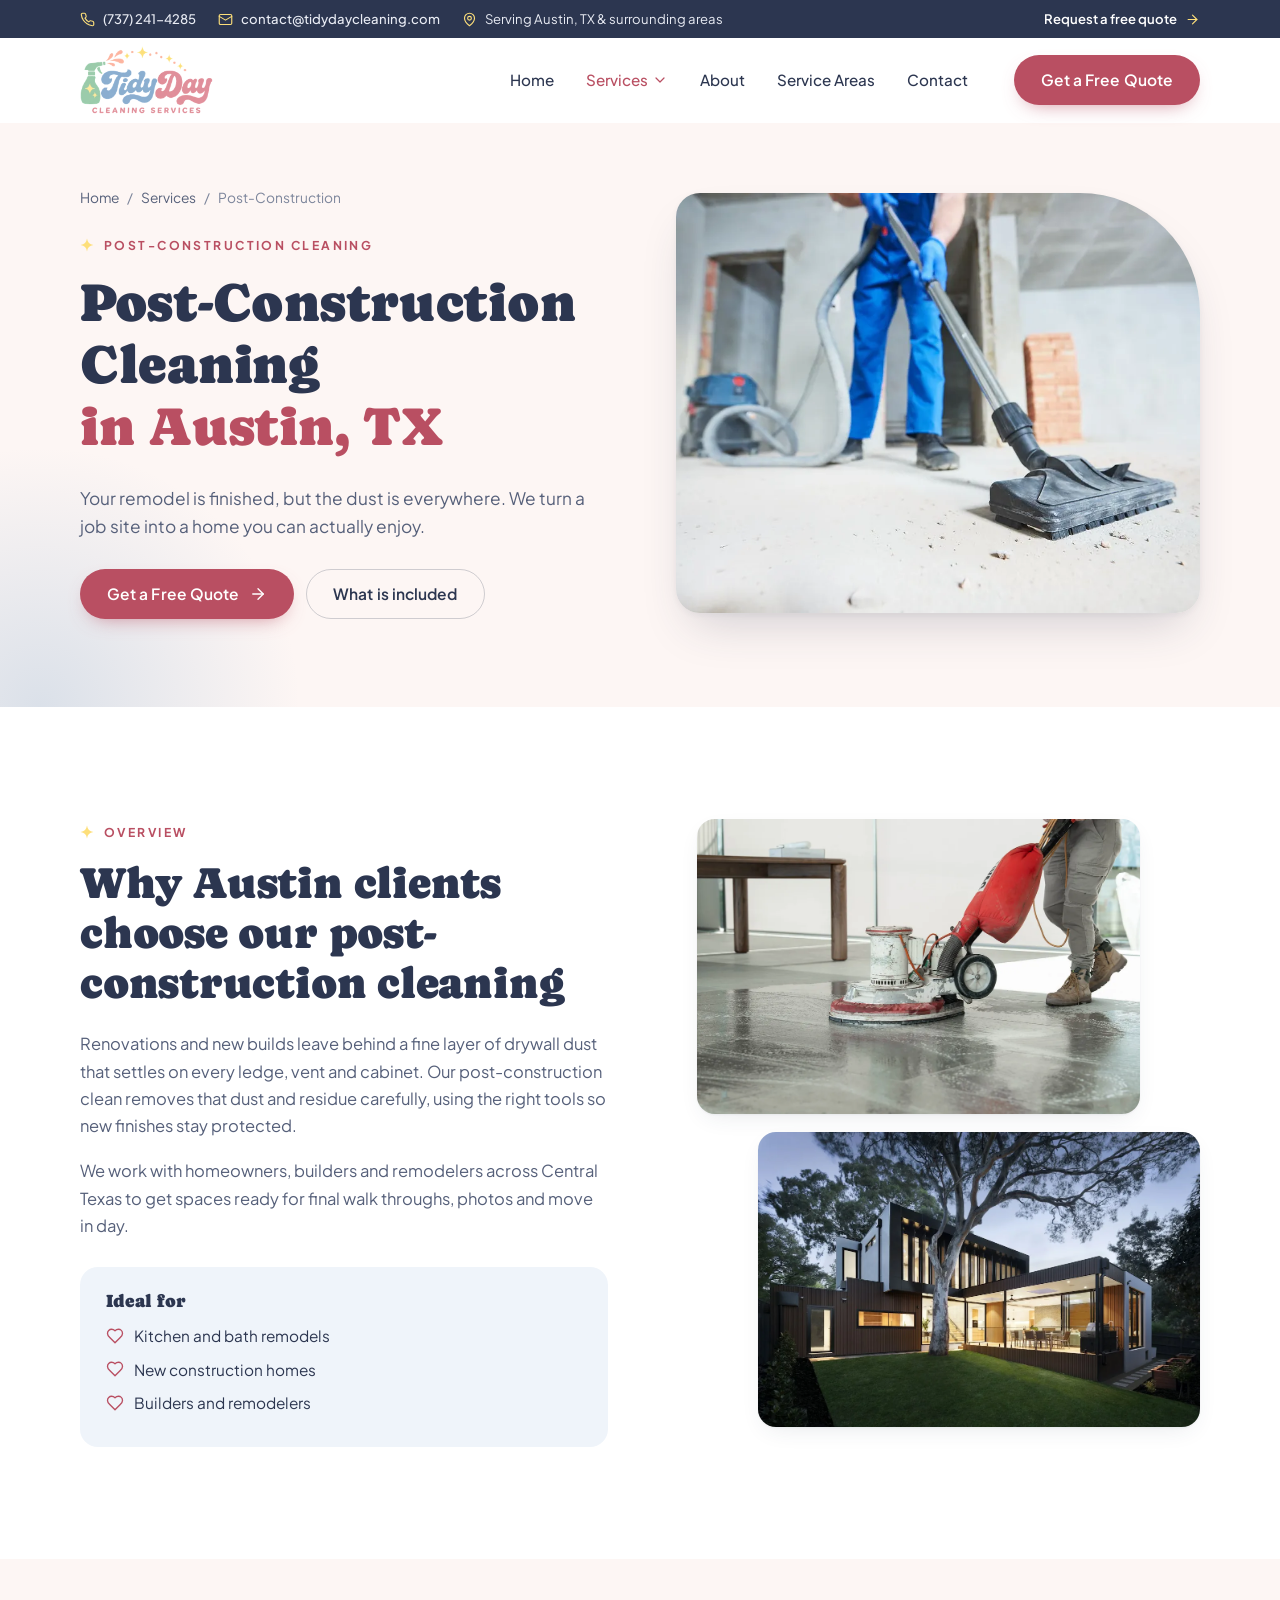
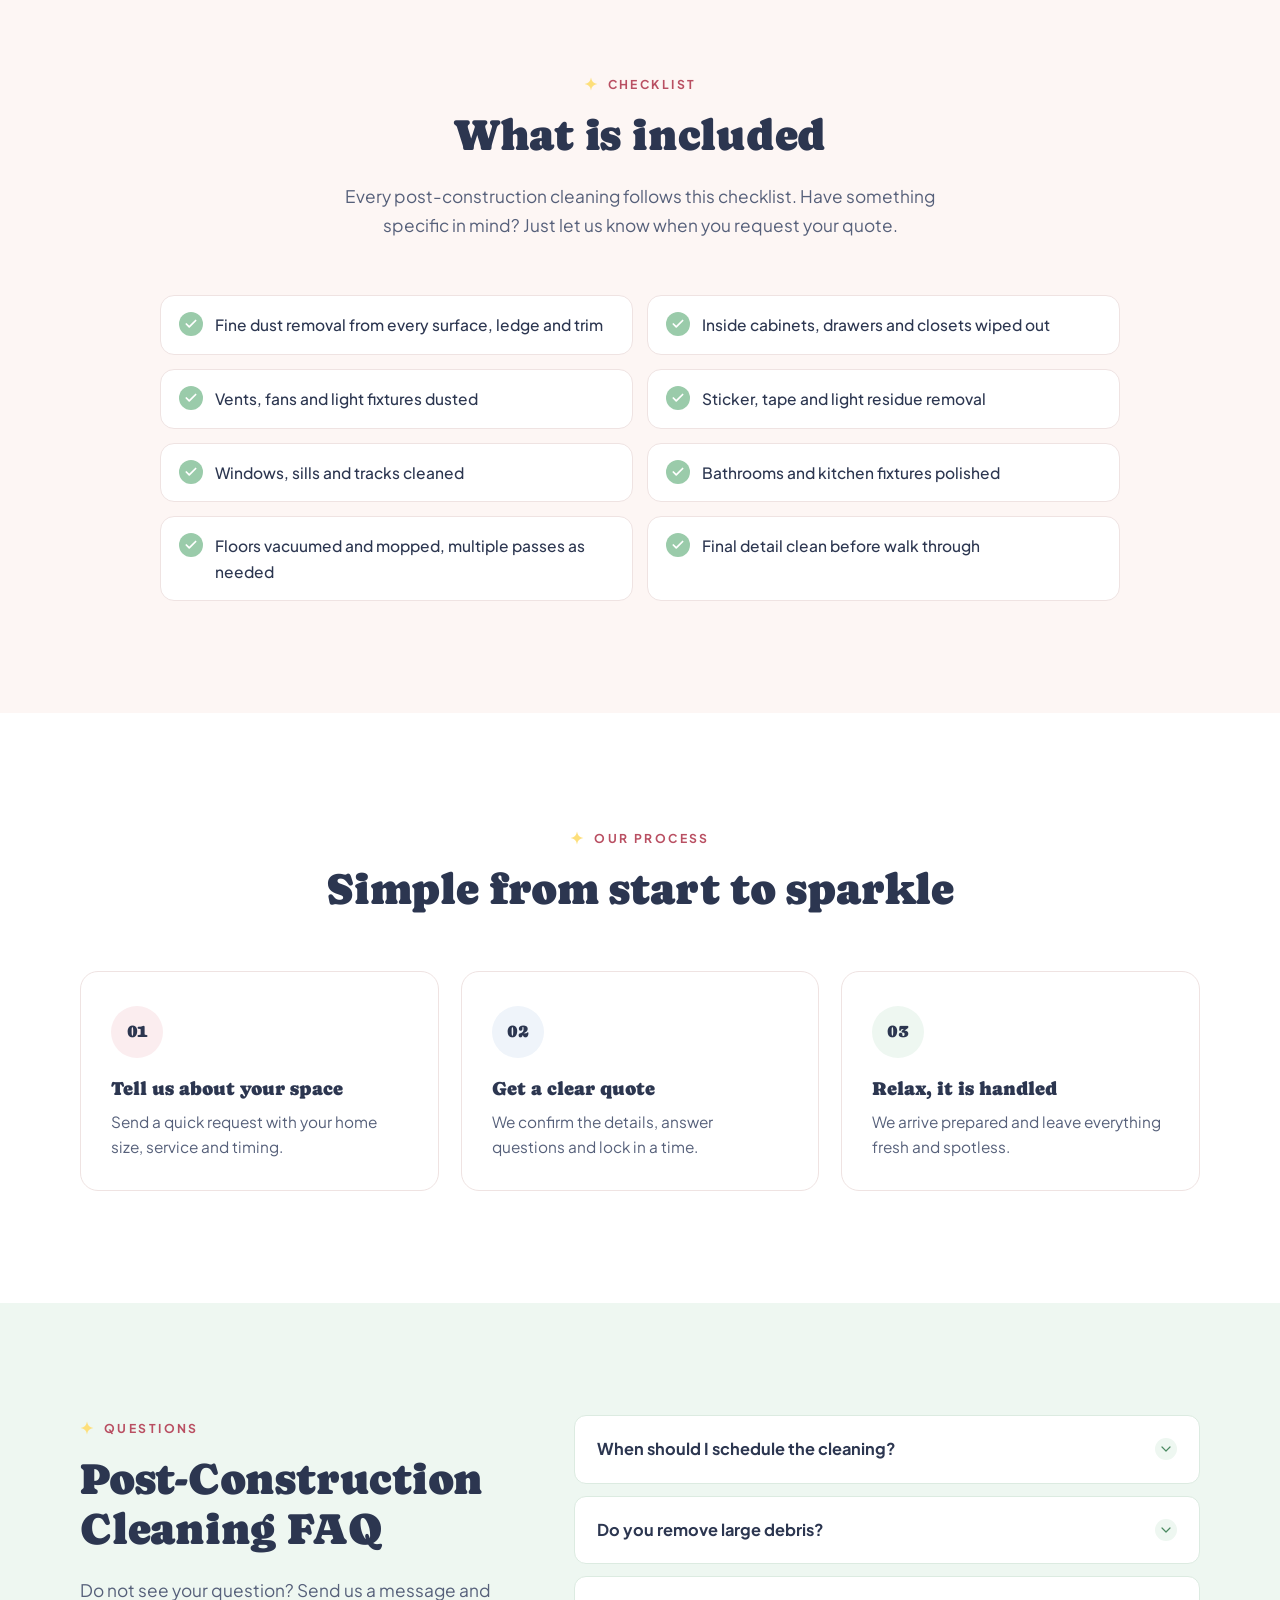
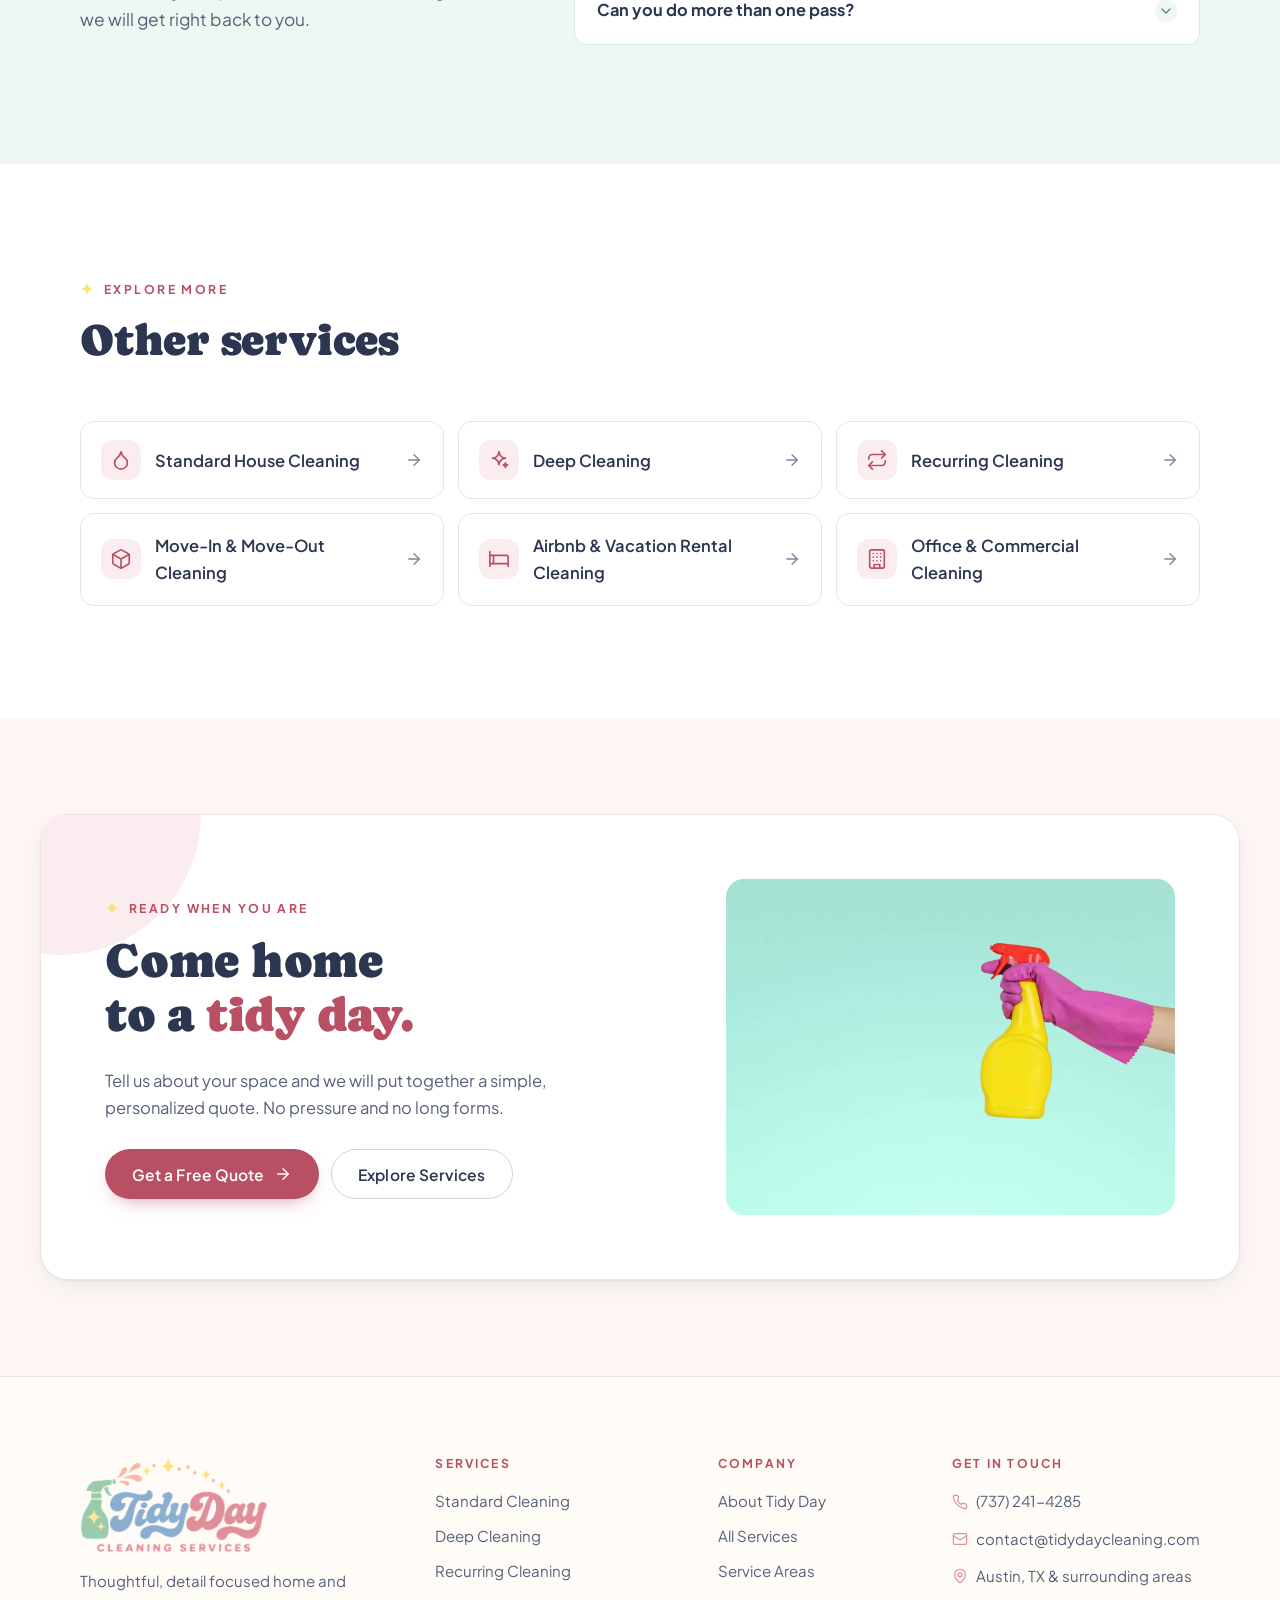
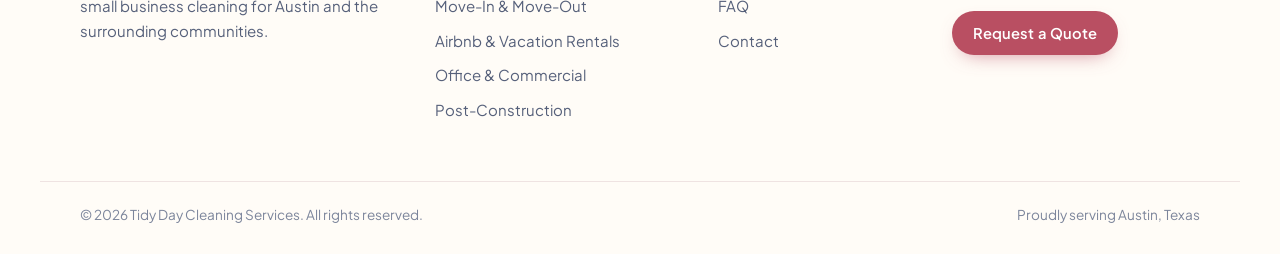
<file: services/post-construction-cleaning/index.html>
<!DOCTYPE html>
<html lang="en-US">
<head>
<meta charset="utf-8">
<meta name="viewport" content="width=device-width, initial-scale=1, viewport-fit=cover">
<title>Post-Construction Cleaning in Austin, TX | Tidy Day</title>
<meta name="description" content="Post-construction and renovation cleaning in Austin, TX. Fine dust, debris and residue removal for new builds and remodels by Tidy Day Cleaning Services.">
<link rel="canonical" href="https://www.tidydaycleaning.com/services/post-construction-cleaning/">
<meta name="robots" content="index, follow, max-image-preview:large">
<meta name="author" content="Tidy Day Cleaning Services">
<meta name="theme-color" content="#FDF6F4">
<meta name="geo.region" content="US-TX">
<meta name="geo.placename" content="Austin">
<meta property="og:type" content="website">
<meta property="og:site_name" content="Tidy Day Cleaning Services">
<meta property="og:title" content="Post-Construction Cleaning in Austin, TX | Tidy Day">
<meta property="og:description" content="Post-construction and renovation cleaning in Austin, TX. Fine dust, debris and residue removal for new builds and remodels by Tidy Day Cleaning Services.">
<meta property="og:url" content="https://www.tidydaycleaning.com/services/post-construction-cleaning/">
<meta property="og:image" content="https://www.tidydaycleaning.com/assets/og-tidyday-logo.jpg">
<meta property="og:image:secure_url" content="https://www.tidydaycleaning.com/assets/og-tidyday-logo.jpg">
<meta property="og:image:type" content="image/jpeg">
<meta property="og:image:width" content="1200">
<meta property="og:image:height" content="630">
<meta property="og:image:alt" content="Tidy Day Cleaning Services logo">
<meta property="og:locale" content="en_US">
<meta name="twitter:card" content="summary_large_image">
<meta name="twitter:title" content="Post-Construction Cleaning in Austin, TX | Tidy Day">
<meta name="twitter:description" content="Post-construction and renovation cleaning in Austin, TX. Fine dust, debris and residue removal for new builds and remodels by Tidy Day Cleaning Services.">
<meta name="twitter:image" content="https://www.tidydaycleaning.com/assets/og-tidyday-logo.jpg">
<link rel="icon" href="../../favicon.ico" sizes="48x48">
<link rel="icon" type="image/png" sizes="32x32" href="../../assets/favicon-32.png">
<link rel="icon" type="image/png" sizes="16x16" href="../../assets/favicon-16.png">
<link rel="apple-touch-icon" href="../../assets/apple-touch-icon.png">
<link rel="manifest" href="../../site.webmanifest">
<link rel="preconnect" href="https://fonts.googleapis.com">
<link rel="preconnect" href="https://fonts.gstatic.com" crossorigin>
<link href="https://fonts.googleapis.com/css2?family=Caprasimo&family=Plus+Jakarta+Sans:wght@400;500;600;700&display=swap" rel="stylesheet">
<link rel="preload" as="image" href="../../assets/img/construction-hero.webp" fetchpriority="high">
<link rel="stylesheet" href="../../css/styles.css?v=6">
<script type="application/ld+json">[{"@context": "https://schema.org", "@type": "HomeAndConstructionBusiness", "@id": "https://www.tidydaycleaning.com/#business", "name": "Tidy Day Cleaning Services", "description": "Home and small business cleaning in Austin, TX and surrounding areas: standard, deep, recurring, move-in and move-out, Airbnb, office and post-construction cleaning.", "url": "https://www.tidydaycleaning.com/", "logo": "https://www.tidydaycleaning.com/assets/logo.png", "image": "https://www.tidydaycleaning.com/assets/og-tidyday-logo.jpg", "email": "contact@tidydaycleaning.com", "telephone": "(737) 241-4285", "address": {"@type": "PostalAddress", "addressLocality": "Austin", "addressRegion": "TX", "addressCountry": "US"}, "areaServed": [{"@type": "City", "name": "Austin, TX"}, {"@type": "City", "name": "Round Rock, TX"}, {"@type": "City", "name": "Cedar Park, TX"}, {"@type": "City", "name": "Pflugerville, TX"}, {"@type": "City", "name": "Georgetown, TX"}, {"@type": "City", "name": "Leander, TX"}, {"@type": "City", "name": "Lakeway, TX"}, {"@type": "City", "name": "Bee Cave, TX"}, {"@type": "City", "name": "West Lake Hills, TX"}, {"@type": "City", "name": "Buda, TX"}, {"@type": "City", "name": "Kyle, TX"}, {"@type": "City", "name": "Dripping Springs, TX"}, {"@type": "City", "name": "Manor, TX"}, {"@type": "City", "name": "Hutto, TX"}], "priceRange": "$$", "hasOfferCatalog": {"@type": "OfferCatalog", "name": "Cleaning Services", "itemListElement": [{"@type": "Offer", "itemOffered": {"@type": "Service", "name": "Standard House Cleaning", "url": "https://www.tidydaycleaning.com/services/standard-cleaning/"}}, {"@type": "Offer", "itemOffered": {"@type": "Service", "name": "Deep Cleaning", "url": "https://www.tidydaycleaning.com/services/deep-cleaning/"}}, {"@type": "Offer", "itemOffered": {"@type": "Service", "name": "Recurring Cleaning", "url": "https://www.tidydaycleaning.com/services/recurring-cleaning/"}}, {"@type": "Offer", "itemOffered": {"@type": "Service", "name": "Move-In & Move-Out Cleaning", "url": "https://www.tidydaycleaning.com/services/move-in-move-out-cleaning/"}}, {"@type": "Offer", "itemOffered": {"@type": "Service", "name": "Airbnb & Vacation Rental Cleaning", "url": "https://www.tidydaycleaning.com/services/airbnb-vacation-rental-cleaning/"}}, {"@type": "Offer", "itemOffered": {"@type": "Service", "name": "Office & Commercial Cleaning", "url": "https://www.tidydaycleaning.com/services/office-commercial-cleaning/"}}, {"@type": "Offer", "itemOffered": {"@type": "Service", "name": "Post-Construction Cleaning", "url": "https://www.tidydaycleaning.com/services/post-construction-cleaning/"}}]}}, {"@context": "https://schema.org", "@type": "Service", "name": "Post-Construction Cleaning", "serviceType": "Post-Construction Cleaning", "description": "Post-construction and renovation cleaning in Austin, TX. Fine dust, debris and residue removal for new builds and remodels by Tidy Day Cleaning Services.", "url": "https://www.tidydaycleaning.com/services/post-construction-cleaning/", "provider": {"@id": "https://www.tidydaycleaning.com/#business"}, "areaServed": [{"@type": "City", "name": "Austin, TX"}, {"@type": "City", "name": "Round Rock, TX"}, {"@type": "City", "name": "Cedar Park, TX"}, {"@type": "City", "name": "Pflugerville, TX"}, {"@type": "City", "name": "Georgetown, TX"}, {"@type": "City", "name": "Leander, TX"}, {"@type": "City", "name": "Lakeway, TX"}, {"@type": "City", "name": "Bee Cave, TX"}, {"@type": "City", "name": "West Lake Hills, TX"}, {"@type": "City", "name": "Buda, TX"}, {"@type": "City", "name": "Kyle, TX"}, {"@type": "City", "name": "Dripping Springs, TX"}, {"@type": "City", "name": "Manor, TX"}, {"@type": "City", "name": "Hutto, TX"}], "image": "https://www.tidydaycleaning.com/assets/img/construction-hero.webp"}, {"@context": "https://schema.org", "@type": "BreadcrumbList", "itemListElement": [{"@type": "ListItem", "position": 1, "name": "Home", "item": "https://www.tidydaycleaning.com/"}, {"@type": "ListItem", "position": 2, "name": "Services", "item": "https://www.tidydaycleaning.com/services/"}, {"@type": "ListItem", "position": 3, "name": "Post-Construction Cleaning", "item": "https://www.tidydaycleaning.com/services/post-construction-cleaning/"}]}, {"@context": "https://schema.org", "@type": "FAQPage", "mainEntity": [{"@type": "Question", "name": "When should I schedule the cleaning?", "acceptedAnswer": {"@type": "Answer", "text": "Once the trades have finished and major debris has been hauled away. We handle the fine dust and detail work that comes after."}}, {"@type": "Question", "name": "Do you remove large debris?", "acceptedAnswer": {"@type": "Answer", "text": "We focus on cleaning rather than hauling. Large debris, leftover materials and dumpster loads should be removed by your contractor first."}}, {"@type": "Question", "name": "Can you do more than one pass?", "acceptedAnswer": {"@type": "Answer", "text": "Yes. For larger projects we often recommend a rough clean followed by a final detail clean just before move in or photos."}}]}]</script>
</head>
<body>
<a class="skip" href="#main">Skip to content</a>
<div class="topbar"><div class="wrap topbar-in"><div class="tb-left"><a class="tb-link" href="tel:+17372414285"><svg class="ic" viewBox="0 0 24 24" fill="none" stroke="currentColor" stroke-width="1.8" stroke-linecap="round" stroke-linejoin="round" aria-hidden="true"><path d="M22 16.9v3a2 2 0 0 1-2.2 2 19.8 19.8 0 0 1-8.6-3.1 19.5 19.5 0 0 1-6-6A19.8 19.8 0 0 1 2.1 4.2 2 2 0 0 1 4.1 2h3a2 2 0 0 1 2 1.7c.1.9.4 1.8.7 2.7a2 2 0 0 1-.5 2.1L8 9.8a16 16 0 0 0 6 6l1.3-1.3a2 2 0 0 1 2.1-.4c.9.3 1.8.6 2.7.7a2 2 0 0 1 1.7 2Z"/></svg> (737) 241-4285</a><a class="tb-link tb-mail" href="mailto:contact@tidydaycleaning.com"><svg class="ic" viewBox="0 0 24 24" fill="none" stroke="currentColor" stroke-width="1.8" stroke-linecap="round" stroke-linejoin="round" aria-hidden="true"><rect x="2" y="4" width="20" height="16" rx="2"/><path d="m22 7-10 6L2 7"/></svg> contact@tidydaycleaning.com</a><span class="tb-area"><svg class="ic" viewBox="0 0 24 24" fill="none" stroke="currentColor" stroke-width="1.8" stroke-linecap="round" stroke-linejoin="round" aria-hidden="true"><path d="M20 10c0 6-8 12-8 12s-8-6-8-12a8 8 0 0 1 16 0Z"/><circle cx="12" cy="10" r="3"/></svg> Serving Austin, TX &amp; surrounding areas</span></div><a href="../../contact/">Request a free quote <svg class="ic" viewBox="0 0 24 24" fill="none" stroke="currentColor" stroke-width="1.8" stroke-linecap="round" stroke-linejoin="round" aria-hidden="true"><path d="M5 12h14"/><path d="m12 5 7 7-7 7"/></svg></a></div></div>
<header class="site-header" id="top">
  <div class="wrap nav">
    <a class="brand" href="../../" aria-label="Tidy Day Cleaning Services home"><img src="../../assets/logo-sm.webp" alt="Tidy Day Cleaning Services" width="440" height="225"></a>
    <nav class="menu" aria-label="Main">
      <a href="../../">Home</a>
      <div class="has-drop">
        <a href="../../services/" class="drop-trigger" aria-current="page" aria-haspopup="true">Services <svg class="ic chev" viewBox="0 0 24 24" fill="none" stroke="currentColor" stroke-width="1.8" stroke-linecap="round" stroke-linejoin="round" aria-hidden="true"><path d="m6 9 6 6 6-6"/></svg></a>
        <div class="drop"><div class="drop-in"><a href="../../services/standard-cleaning/"><svg class="ic" viewBox="0 0 24 24" fill="none" stroke="currentColor" stroke-width="1.8" stroke-linecap="round" stroke-linejoin="round" aria-hidden="true"><path d="M12 22a7 7 0 0 0 7-7c0-2-1-3.9-3-5.5s-3.5-4-4-6.5c-.5 2.5-2 4.9-4 6.5C6 11.1 5 13 5 15a7 7 0 0 0 7 7z"/></svg><span>Standard Cleaning</span></a><a href="../../services/deep-cleaning/"><svg class="ic" viewBox="0 0 24 24" fill="none" stroke="currentColor" stroke-width="1.8" stroke-linecap="round" stroke-linejoin="round" aria-hidden="true"><path d="M12 3c.6 4.5 2.6 6.5 7 7-4.4.5-6.4 2.5-7 7-.6-4.5-2.6-6.5-7-7 4.4-.5 6.4-2.5 7-7Z"/><path d="M19 15c.2 1.6.9 2.3 2.5 2.5-1.6.2-2.3.9-2.5 2.5-.2-1.6-.9-2.3-2.5-2.5 1.6-.2 2.3-.9 2.5-2.5Z"/></svg><span>Deep Cleaning</span></a><a href="../../services/recurring-cleaning/"><svg class="ic" viewBox="0 0 24 24" fill="none" stroke="currentColor" stroke-width="1.8" stroke-linecap="round" stroke-linejoin="round" aria-hidden="true"><path d="m17 2 4 4-4 4"/><path d="M3 11v-1a4 4 0 0 1 4-4h14"/><path d="m7 22-4-4 4-4"/><path d="M21 13v1a4 4 0 0 1-4 4H3"/></svg><span>Recurring Cleaning</span></a><a href="../../services/move-in-move-out-cleaning/"><svg class="ic" viewBox="0 0 24 24" fill="none" stroke="currentColor" stroke-width="1.8" stroke-linecap="round" stroke-linejoin="round" aria-hidden="true"><path d="M21 16V8a2 2 0 0 0-1-1.7l-7-4a2 2 0 0 0-2 0l-7 4A2 2 0 0 0 3 8v8a2 2 0 0 0 1 1.7l7 4a2 2 0 0 0 2 0l7-4a2 2 0 0 0 1-1.7z"/><path d="M3.3 7 12 12l8.7-5M12 22V12"/></svg><span>Move-In &amp; Move-Out</span></a><a href="../../services/airbnb-vacation-rental-cleaning/"><svg class="ic" viewBox="0 0 24 24" fill="none" stroke="currentColor" stroke-width="1.8" stroke-linecap="round" stroke-linejoin="round" aria-hidden="true"><path d="M2 4v16M2 8h18a2 2 0 0 1 2 2v10M2 17h20M6 8v9"/></svg><span>Airbnb &amp; Vacation Rentals</span></a><a href="../../services/office-commercial-cleaning/"><svg class="ic" viewBox="0 0 24 24" fill="none" stroke="currentColor" stroke-width="1.8" stroke-linecap="round" stroke-linejoin="round" aria-hidden="true"><rect x="4" y="2" width="16" height="20" rx="2"/><path d="M9 22v-4h6v4M8 6h.01M12 6h.01M16 6h.01M8 10h.01M12 10h.01M16 10h.01M8 14h.01M12 14h.01M16 14h.01"/></svg><span>Office &amp; Commercial</span></a><a href="../../services/post-construction-cleaning/"><svg class="ic" viewBox="0 0 24 24" fill="none" stroke="currentColor" stroke-width="1.8" stroke-linecap="round" stroke-linejoin="round" aria-hidden="true"><path d="m15 12-8.5 8.5a2.1 2.1 0 0 1-3-3L12 9"/><path d="M17.6 15 22 10.6"/><path d="m20.9 11.7-1.2-1.2c-.6-.6-1-1.4-1-2.3v-.8L16 4.6A5.6 5.6 0 0 0 12.1 3H9l.9.8A6.2 6.2 0 0 1 12 8.4V10l2 2h2.5l2.3 1.9"/></svg><span>Post-Construction</span></a><a class="drop-all" href="../../services/">View all services <svg class="ic" viewBox="0 0 24 24" fill="none" stroke="currentColor" stroke-width="1.8" stroke-linecap="round" stroke-linejoin="round" aria-hidden="true"><path d="M5 12h14"/><path d="m12 5 7 7-7 7"/></svg></a></div></div>
      </div>
      <a href="../../about/">About</a>
      <a href="../../#areas">Service Areas</a>
      <a href="../../contact/">Contact</a>
    </nav>
    <a class="btn btn-rose nav-cta" href="../../contact/">Get a Free Quote</a>
    <button class="burger" aria-label="Open menu" aria-expanded="false" aria-controls="mnav"><svg class="ic" viewBox="0 0 24 24" fill="none" stroke="currentColor" stroke-width="1.8" stroke-linecap="round" stroke-linejoin="round" aria-hidden="true"><path d="M4 7h16M4 12h16M4 17h16"/></svg></button>
  </div>
  <div class="mnav" id="mnav" hidden>
    <a href="../../">Home</a>
    <p class="mnav-label">Services</p>
    <div class="mnav-sub"><a href="../../services/standard-cleaning/">Standard Cleaning</a><a href="../../services/deep-cleaning/">Deep Cleaning</a><a href="../../services/recurring-cleaning/">Recurring Cleaning</a><a href="../../services/move-in-move-out-cleaning/">Move-In &amp; Move-Out</a><a href="../../services/airbnb-vacation-rental-cleaning/">Airbnb &amp; Vacation Rentals</a><a href="../../services/office-commercial-cleaning/">Office &amp; Commercial</a><a href="../../services/post-construction-cleaning/">Post-Construction</a></div>
    <a href="../../about/">About</a>
    <a href="../../#areas">Service Areas</a>
    <a href="../../contact/">Contact</a>
    <a class="btn btn-rose" href="../../contact/">Get a Free Quote</a>
    <a class="btn btn-ghost" href="tel:+17372414285"><svg class="ic" viewBox="0 0 24 24" fill="none" stroke="currentColor" stroke-width="1.8" stroke-linecap="round" stroke-linejoin="round" aria-hidden="true"><path d="M22 16.9v3a2 2 0 0 1-2.2 2 19.8 19.8 0 0 1-8.6-3.1 19.5 19.5 0 0 1-6-6A19.8 19.8 0 0 1 2.1 4.2 2 2 0 0 1 4.1 2h3a2 2 0 0 1 2 1.7c.1.9.4 1.8.7 2.7a2 2 0 0 1-.5 2.1L8 9.8a16 16 0 0 0 6 6l1.3-1.3a2 2 0 0 1 2.1-.4c.9.3 1.8.6 2.7.7a2 2 0 0 1 1.7 2Z"/></svg> Call (737) 241-4285</a>
  </div>
</header>
<main id="main">
<section class="svc-hero">
  <div class="wrap svc-hero-in">
    <div class="svc-hero-copy">
      <nav class="crumbs" aria-label="Breadcrumb"><a href="../../">Home</a><span>/</span><a href="../../services/">Services</a><span>/</span><span aria-current="page">Post-Construction</span></nav>
      <p class="eyebrow"><svg class="spark" viewBox="0 0 24 24" aria-hidden="true"><path d="M12 1c.9 6.6 4.4 10.1 11 11-6.6.9-10.1 4.4-11 11-.9-6.6-4.4-10.1-11-11 6.6-.9 10.1-4.4 11-11Z"/></svg><span>Post-Construction Cleaning</span></p>
      <h1>Post-Construction Cleaning <em>in Austin, TX</em></h1>
      <p class="lede">Your remodel is finished, but the dust is everywhere. We turn a job site into a home you can actually enjoy.</p>
      <div class="btns"><a class="btn btn-rose" href="../../contact/?service=post-construction-cleaning">Get a Free Quote <svg class="ic" viewBox="0 0 24 24" fill="none" stroke="currentColor" stroke-width="1.8" stroke-linecap="round" stroke-linejoin="round" aria-hidden="true"><path d="M5 12h14"/><path d="m12 5 7 7-7 7"/></svg></a><a class="btn btn-ghost" href="#included">What is included</a></div>
    </div>
    <div class="svc-hero-media"><img class="" src="../../assets/img/construction-hero.webp" alt="Vacuuming construction dust and debris from a newly renovated room" width="1600" height="1067" fetchpriority="high"></div>
  </div>
</section>

<section class="section">
  <div class="wrap split split-top">
    <div class="split-copy">
      <p class="eyebrow"><svg class="spark" viewBox="0 0 24 24" aria-hidden="true"><path d="M12 1c.9 6.6 4.4 10.1 11 11-6.6.9-10.1 4.4-11 11-.9-6.6-4.4-10.1-11-11 6.6-.9 10.1-4.4 11-11Z"/></svg><span>Overview</span></p>
      <h2>Why Austin clients choose our post-construction cleaning</h2>
      <p>Renovations and new builds leave behind a fine layer of drywall dust that settles on every ledge, vent and cabinet. Our post-construction clean removes that dust and residue carefully, using the right tools so new finishes stay protected.</p><p>We work with homeowners, builders and remodelers across Central Texas to get spaces ready for final walk throughs, photos and move in day.</p>
      <div class="ideal"><h3>Ideal for</h3><ul><li><svg class="ic" viewBox="0 0 24 24" fill="none" stroke="currentColor" stroke-width="1.8" stroke-linecap="round" stroke-linejoin="round" aria-hidden="true"><path d="M19 14c1.5-1.5 3-3.2 3-5.5A5.5 5.5 0 0 0 16.5 3c-1.8 0-3 .5-4.5 2-1.5-1.5-2.7-2-4.5-2A5.5 5.5 0 0 0 2 8.5c0 2.3 1.5 4 3 5.5l7 7Z"/></svg>Kitchen and bath remodels</li><li><svg class="ic" viewBox="0 0 24 24" fill="none" stroke="currentColor" stroke-width="1.8" stroke-linecap="round" stroke-linejoin="round" aria-hidden="true"><path d="M19 14c1.5-1.5 3-3.2 3-5.5A5.5 5.5 0 0 0 16.5 3c-1.8 0-3 .5-4.5 2-1.5-1.5-2.7-2-4.5-2A5.5 5.5 0 0 0 2 8.5c0 2.3 1.5 4 3 5.5l7 7Z"/></svg>New construction homes</li><li><svg class="ic" viewBox="0 0 24 24" fill="none" stroke="currentColor" stroke-width="1.8" stroke-linecap="round" stroke-linejoin="round" aria-hidden="true"><path d="M19 14c1.5-1.5 3-3.2 3-5.5A5.5 5.5 0 0 0 16.5 3c-1.8 0-3 .5-4.5 2-1.5-1.5-2.7-2-4.5-2A5.5 5.5 0 0 0 2 8.5c0 2.3 1.5 4 3 5.5l7 7Z"/></svg>Builders and remodelers</li></ul></div>
    </div>
    <div class="duo">
      <figure><img class="" src="../../assets/img/construction-floor.webp" alt="Floor buffing machine polishing a newly built space" width="1100" height="733" loading="lazy" decoding="async"></figure>
      <figure><img class="" src="../../assets/img/construction-home.webp" alt="Modern newly built home ready for move in" width="1100" height="733" loading="lazy" decoding="async"></figure>
    </div>
  </div>
</section>

<section class="section tint-blush" id="included">
  <div class="wrap">
    <div class="sec-head center">
      <p class="eyebrow"><svg class="spark" viewBox="0 0 24 24" aria-hidden="true"><path d="M12 1c.9 6.6 4.4 10.1 11 11-6.6.9-10.1 4.4-11 11-.9-6.6-4.4-10.1-11-11 6.6-.9 10.1-4.4 11-11Z"/></svg><span>Checklist</span></p>
      <h2>What is included</h2>
      <p class="lede">Every post-construction cleaning follows this checklist. Have something specific in mind? Just let us know when you request your quote.</p>
    </div>
    <ul class="checklist"><li><svg class="ic" viewBox="0 0 24 24" fill="none" stroke="currentColor" stroke-width="1.8" stroke-linecap="round" stroke-linejoin="round" aria-hidden="true"><path d="M20 6 9 17l-5-5"/></svg>Fine dust removal from every surface, ledge and trim</li><li><svg class="ic" viewBox="0 0 24 24" fill="none" stroke="currentColor" stroke-width="1.8" stroke-linecap="round" stroke-linejoin="round" aria-hidden="true"><path d="M20 6 9 17l-5-5"/></svg>Inside cabinets, drawers and closets wiped out</li><li><svg class="ic" viewBox="0 0 24 24" fill="none" stroke="currentColor" stroke-width="1.8" stroke-linecap="round" stroke-linejoin="round" aria-hidden="true"><path d="M20 6 9 17l-5-5"/></svg>Vents, fans and light fixtures dusted</li><li><svg class="ic" viewBox="0 0 24 24" fill="none" stroke="currentColor" stroke-width="1.8" stroke-linecap="round" stroke-linejoin="round" aria-hidden="true"><path d="M20 6 9 17l-5-5"/></svg>Sticker, tape and light residue removal</li><li><svg class="ic" viewBox="0 0 24 24" fill="none" stroke="currentColor" stroke-width="1.8" stroke-linecap="round" stroke-linejoin="round" aria-hidden="true"><path d="M20 6 9 17l-5-5"/></svg>Windows, sills and tracks cleaned</li><li><svg class="ic" viewBox="0 0 24 24" fill="none" stroke="currentColor" stroke-width="1.8" stroke-linecap="round" stroke-linejoin="round" aria-hidden="true"><path d="M20 6 9 17l-5-5"/></svg>Bathrooms and kitchen fixtures polished</li><li><svg class="ic" viewBox="0 0 24 24" fill="none" stroke="currentColor" stroke-width="1.8" stroke-linecap="round" stroke-linejoin="round" aria-hidden="true"><path d="M20 6 9 17l-5-5"/></svg>Floors vacuumed and mopped, multiple passes as needed</li><li><svg class="ic" viewBox="0 0 24 24" fill="none" stroke="currentColor" stroke-width="1.8" stroke-linecap="round" stroke-linejoin="round" aria-hidden="true"><path d="M20 6 9 17l-5-5"/></svg>Final detail clean before walk through</li></ul>
  </div>
</section>

<section class="section">
  <div class="wrap">
    <div class="sec-head center">
      <p class="eyebrow"><svg class="spark" viewBox="0 0 24 24" aria-hidden="true"><path d="M12 1c.9 6.6 4.4 10.1 11 11-6.6.9-10.1 4.4-11 11-.9-6.6-4.4-10.1-11-11 6.6-.9 10.1-4.4 11-11Z"/></svg><span>Our process</span></p>
      <h2>Simple from start to sparkle</h2>
    </div>
    <ol class="steps">
      <li><span class="step-n">01</span><h3>Tell us about your space</h3><p>Send a quick request with your home size, service and timing.</p></li>
      <li><span class="step-n">02</span><h3>Get a clear quote</h3><p>We confirm the details, answer questions and lock in a time.</p></li>
      <li><span class="step-n">03</span><h3>Relax, it is handled</h3><p>We arrive prepared and leave everything fresh and spotless.</p></li>
    </ol>
  </div>
</section>

<section class="section tint-mint">
  <div class="wrap faq-wrap">
    <div class="sec-head">
      <p class="eyebrow"><svg class="spark" viewBox="0 0 24 24" aria-hidden="true"><path d="M12 1c.9 6.6 4.4 10.1 11 11-6.6.9-10.1 4.4-11 11-.9-6.6-4.4-10.1-11-11 6.6-.9 10.1-4.4 11-11Z"/></svg><span>Questions</span></p>
      <h2>Post-Construction Cleaning FAQ</h2>
      <p class="lede">Do not see your question? Send us a message and we will get right back to you.</p>
    </div>
    <div class="faqs"><details class="faq"><summary><span>When should I schedule the cleaning?</span><svg class="ic chev" viewBox="0 0 24 24" fill="none" stroke="currentColor" stroke-width="1.8" stroke-linecap="round" stroke-linejoin="round" aria-hidden="true"><path d="m6 9 6 6 6-6"/></svg></summary><div class="faq-a"><p>Once the trades have finished and major debris has been hauled away. We handle the fine dust and detail work that comes after.</p></div></details><details class="faq"><summary><span>Do you remove large debris?</span><svg class="ic chev" viewBox="0 0 24 24" fill="none" stroke="currentColor" stroke-width="1.8" stroke-linecap="round" stroke-linejoin="round" aria-hidden="true"><path d="m6 9 6 6 6-6"/></svg></summary><div class="faq-a"><p>We focus on cleaning rather than hauling. Large debris, leftover materials and dumpster loads should be removed by your contractor first.</p></div></details><details class="faq"><summary><span>Can you do more than one pass?</span><svg class="ic chev" viewBox="0 0 24 24" fill="none" stroke="currentColor" stroke-width="1.8" stroke-linecap="round" stroke-linejoin="round" aria-hidden="true"><path d="m6 9 6 6 6-6"/></svg></summary><div class="faq-a"><p>Yes. For larger projects we often recommend a rough clean followed by a final detail clean just before move in or photos.</p></div></details></div>
  </div>
</section>

<section class="section">
  <div class="wrap">
    <div class="sec-head">
      <p class="eyebrow"><svg class="spark" viewBox="0 0 24 24" aria-hidden="true"><path d="M12 1c.9 6.6 4.4 10.1 11 11-6.6.9-10.1 4.4-11 11-.9-6.6-4.4-10.1-11-11 6.6-.9 10.1-4.4 11-11Z"/></svg><span>Explore more</span></p>
      <h2>Other services</h2>
    </div>
    <div class="other-svc"><a href="../../services/standard-cleaning/"><svg class="ic" viewBox="0 0 24 24" fill="none" stroke="currentColor" stroke-width="1.8" stroke-linecap="round" stroke-linejoin="round" aria-hidden="true"><path d="M12 22a7 7 0 0 0 7-7c0-2-1-3.9-3-5.5s-3.5-4-4-6.5c-.5 2.5-2 4.9-4 6.5C6 11.1 5 13 5 15a7 7 0 0 0 7 7z"/></svg><span>Standard House Cleaning</span><svg class="ic go" viewBox="0 0 24 24" fill="none" stroke="currentColor" stroke-width="1.8" stroke-linecap="round" stroke-linejoin="round" aria-hidden="true"><path d="M5 12h14"/><path d="m12 5 7 7-7 7"/></svg></a><a href="../../services/deep-cleaning/"><svg class="ic" viewBox="0 0 24 24" fill="none" stroke="currentColor" stroke-width="1.8" stroke-linecap="round" stroke-linejoin="round" aria-hidden="true"><path d="M12 3c.6 4.5 2.6 6.5 7 7-4.4.5-6.4 2.5-7 7-.6-4.5-2.6-6.5-7-7 4.4-.5 6.4-2.5 7-7Z"/><path d="M19 15c.2 1.6.9 2.3 2.5 2.5-1.6.2-2.3.9-2.5 2.5-.2-1.6-.9-2.3-2.5-2.5 1.6-.2 2.3-.9 2.5-2.5Z"/></svg><span>Deep Cleaning</span><svg class="ic go" viewBox="0 0 24 24" fill="none" stroke="currentColor" stroke-width="1.8" stroke-linecap="round" stroke-linejoin="round" aria-hidden="true"><path d="M5 12h14"/><path d="m12 5 7 7-7 7"/></svg></a><a href="../../services/recurring-cleaning/"><svg class="ic" viewBox="0 0 24 24" fill="none" stroke="currentColor" stroke-width="1.8" stroke-linecap="round" stroke-linejoin="round" aria-hidden="true"><path d="m17 2 4 4-4 4"/><path d="M3 11v-1a4 4 0 0 1 4-4h14"/><path d="m7 22-4-4 4-4"/><path d="M21 13v1a4 4 0 0 1-4 4H3"/></svg><span>Recurring Cleaning</span><svg class="ic go" viewBox="0 0 24 24" fill="none" stroke="currentColor" stroke-width="1.8" stroke-linecap="round" stroke-linejoin="round" aria-hidden="true"><path d="M5 12h14"/><path d="m12 5 7 7-7 7"/></svg></a><a href="../../services/move-in-move-out-cleaning/"><svg class="ic" viewBox="0 0 24 24" fill="none" stroke="currentColor" stroke-width="1.8" stroke-linecap="round" stroke-linejoin="round" aria-hidden="true"><path d="M21 16V8a2 2 0 0 0-1-1.7l-7-4a2 2 0 0 0-2 0l-7 4A2 2 0 0 0 3 8v8a2 2 0 0 0 1 1.7l7 4a2 2 0 0 0 2 0l7-4a2 2 0 0 0 1-1.7z"/><path d="M3.3 7 12 12l8.7-5M12 22V12"/></svg><span>Move-In &amp; Move-Out Cleaning</span><svg class="ic go" viewBox="0 0 24 24" fill="none" stroke="currentColor" stroke-width="1.8" stroke-linecap="round" stroke-linejoin="round" aria-hidden="true"><path d="M5 12h14"/><path d="m12 5 7 7-7 7"/></svg></a><a href="../../services/airbnb-vacation-rental-cleaning/"><svg class="ic" viewBox="0 0 24 24" fill="none" stroke="currentColor" stroke-width="1.8" stroke-linecap="round" stroke-linejoin="round" aria-hidden="true"><path d="M2 4v16M2 8h18a2 2 0 0 1 2 2v10M2 17h20M6 8v9"/></svg><span>Airbnb &amp; Vacation Rental Cleaning</span><svg class="ic go" viewBox="0 0 24 24" fill="none" stroke="currentColor" stroke-width="1.8" stroke-linecap="round" stroke-linejoin="round" aria-hidden="true"><path d="M5 12h14"/><path d="m12 5 7 7-7 7"/></svg></a><a href="../../services/office-commercial-cleaning/"><svg class="ic" viewBox="0 0 24 24" fill="none" stroke="currentColor" stroke-width="1.8" stroke-linecap="round" stroke-linejoin="round" aria-hidden="true"><rect x="4" y="2" width="16" height="20" rx="2"/><path d="M9 22v-4h6v4M8 6h.01M12 6h.01M16 6h.01M8 10h.01M12 10h.01M16 10h.01M8 14h.01M12 14h.01M16 14h.01"/></svg><span>Office &amp; Commercial Cleaning</span><svg class="ic go" viewBox="0 0 24 24" fill="none" stroke="currentColor" stroke-width="1.8" stroke-linecap="round" stroke-linejoin="round" aria-hidden="true"><path d="M5 12h14"/><path d="m12 5 7 7-7 7"/></svg></a></div>
  </div>
</section>

<section class="cta-band">
  <div class="wrap cta-in">
    <div class="cta-copy">
      <p class="eyebrow"><svg class="spark" viewBox="0 0 24 24" aria-hidden="true"><path d="M12 1c.9 6.6 4.4 10.1 11 11-6.6.9-10.1 4.4-11 11-.9-6.6-4.4-10.1-11-11 6.6-.9 10.1-4.4 11-11Z"/></svg><span>Ready when you are</span></p>
      <h2>Come home to a <em>tidy day.</em></h2>
      <p>Tell us about your space and we will put together a simple, personalized quote. No pressure and no long forms.</p>
      <div class="btns"><a class="btn btn-rose" href="../../contact/">Get a Free Quote <svg class="ic" viewBox="0 0 24 24" fill="none" stroke="currentColor" stroke-width="1.8" stroke-linecap="round" stroke-linejoin="round" aria-hidden="true"><path d="M5 12h14"/><path d="m12 5 7 7-7 7"/></svg></a><a class="btn btn-ghost" href="../../services/">Explore Services</a></div>
    </div>
    <div class="cta-media"><img class="" src="../../assets/img/cta-supplies.webp" alt="Pink gloved hand holding a yellow spray bottle against a mint background" width="800" height="533" loading="lazy" decoding="async"></div>
  </div>
</section>
</main>
<footer class="site-footer">
  <div class="wrap foot-grid">
    <div class="foot-brand">
      <a href="../../" class="foot-logo"><img src="../../assets/logo-sm.webp" alt="Tidy Day Cleaning Services" width="440" height="225" loading="lazy"></a>
      <p>Thoughtful, detail focused home and small business cleaning for Austin and the surrounding communities.</p>
    </div>
    <div><h3>Services</h3><ul><li><a href="../../services/standard-cleaning/">Standard Cleaning</a></li><li><a href="../../services/deep-cleaning/">Deep Cleaning</a></li><li><a href="../../services/recurring-cleaning/">Recurring Cleaning</a></li><li><a href="../../services/move-in-move-out-cleaning/">Move-In &amp; Move-Out</a></li><li><a href="../../services/airbnb-vacation-rental-cleaning/">Airbnb &amp; Vacation Rentals</a></li><li><a href="../../services/office-commercial-cleaning/">Office &amp; Commercial</a></li><li><a href="../../services/post-construction-cleaning/">Post-Construction</a></li></ul></div>
    <div><h3>Company</h3><ul><li><a href="../../about/">About Tidy Day</a></li><li><a href="../../services/">All Services</a></li><li><a href="../../#areas">Service Areas</a></li><li><a href="../../#faq">FAQ</a></li><li><a href="../../contact/">Contact</a></li></ul></div>
    <div><h3>Get in Touch</h3><ul class="foot-contact"><li><a href="tel:+17372414285"><svg class="ic" viewBox="0 0 24 24" fill="none" stroke="currentColor" stroke-width="1.8" stroke-linecap="round" stroke-linejoin="round" aria-hidden="true"><path d="M22 16.9v3a2 2 0 0 1-2.2 2 19.8 19.8 0 0 1-8.6-3.1 19.5 19.5 0 0 1-6-6A19.8 19.8 0 0 1 2.1 4.2 2 2 0 0 1 4.1 2h3a2 2 0 0 1 2 1.7c.1.9.4 1.8.7 2.7a2 2 0 0 1-.5 2.1L8 9.8a16 16 0 0 0 6 6l1.3-1.3a2 2 0 0 1 2.1-.4c.9.3 1.8.6 2.7.7a2 2 0 0 1 1.7 2Z"/></svg> (737) 241-4285</a></li><li><a href="mailto:contact@tidydaycleaning.com"><svg class="ic" viewBox="0 0 24 24" fill="none" stroke="currentColor" stroke-width="1.8" stroke-linecap="round" stroke-linejoin="round" aria-hidden="true"><rect x="2" y="4" width="20" height="16" rx="2"/><path d="m22 7-10 6L2 7"/></svg> contact@tidydaycleaning.com</a></li><li><span><svg class="ic" viewBox="0 0 24 24" fill="none" stroke="currentColor" stroke-width="1.8" stroke-linecap="round" stroke-linejoin="round" aria-hidden="true"><path d="M20 10c0 6-8 12-8 12s-8-6-8-12a8 8 0 0 1 16 0Z"/><circle cx="12" cy="10" r="3"/></svg> Austin, TX &amp; surrounding areas</span></li></ul><a class="btn btn-rose btn-sm" href="../../contact/">Request a Quote</a></div>
  </div>
  <div class="wrap foot-bottom"><p>&copy; <span data-year>2026</span> Tidy Day Cleaning Services. All rights reserved.</p><p>Proudly serving Austin, Texas</p></div>
</footer>
<a class="mobile-cta" href="../../contact/"><svg class="ic" viewBox="0 0 24 24" fill="none" stroke="currentColor" stroke-width="1.8" stroke-linecap="round" stroke-linejoin="round" aria-hidden="true"><path d="M12 3c.6 4.5 2.6 6.5 7 7-4.4.5-6.4 2.5-7 7-.6-4.5-2.6-6.5-7-7 4.4-.5 6.4-2.5 7-7Z"/><path d="M19 15c.2 1.6.9 2.3 2.5 2.5-1.6.2-2.3.9-2.5 2.5-.2-1.6-.9-2.3-2.5-2.5 1.6-.2 2.3-.9 2.5-2.5Z"/></svg> Get a Free Quote</a>
<script>window.TD_EMAIL="contact@tidydaycleaning.com";</script>
<script src="../../js/main.js?v=6" defer></script>
</body>
</html>
</file>
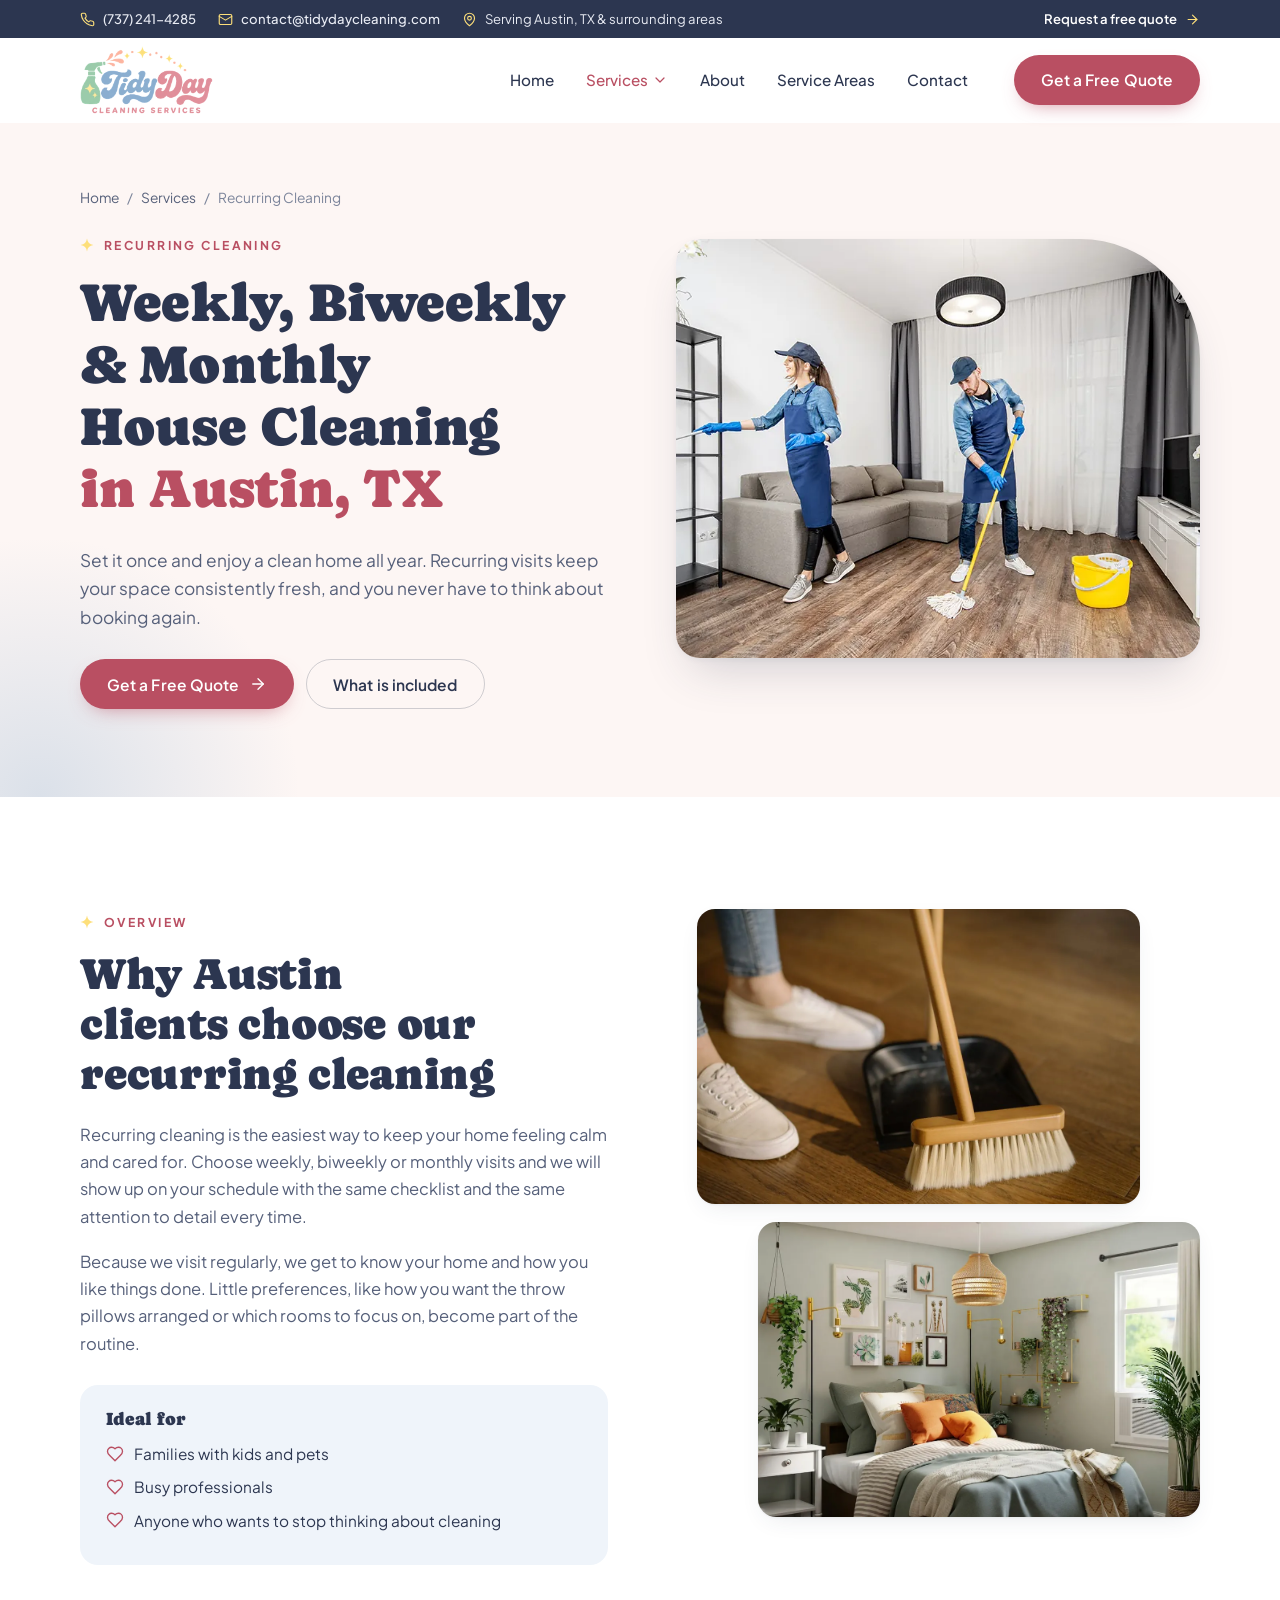
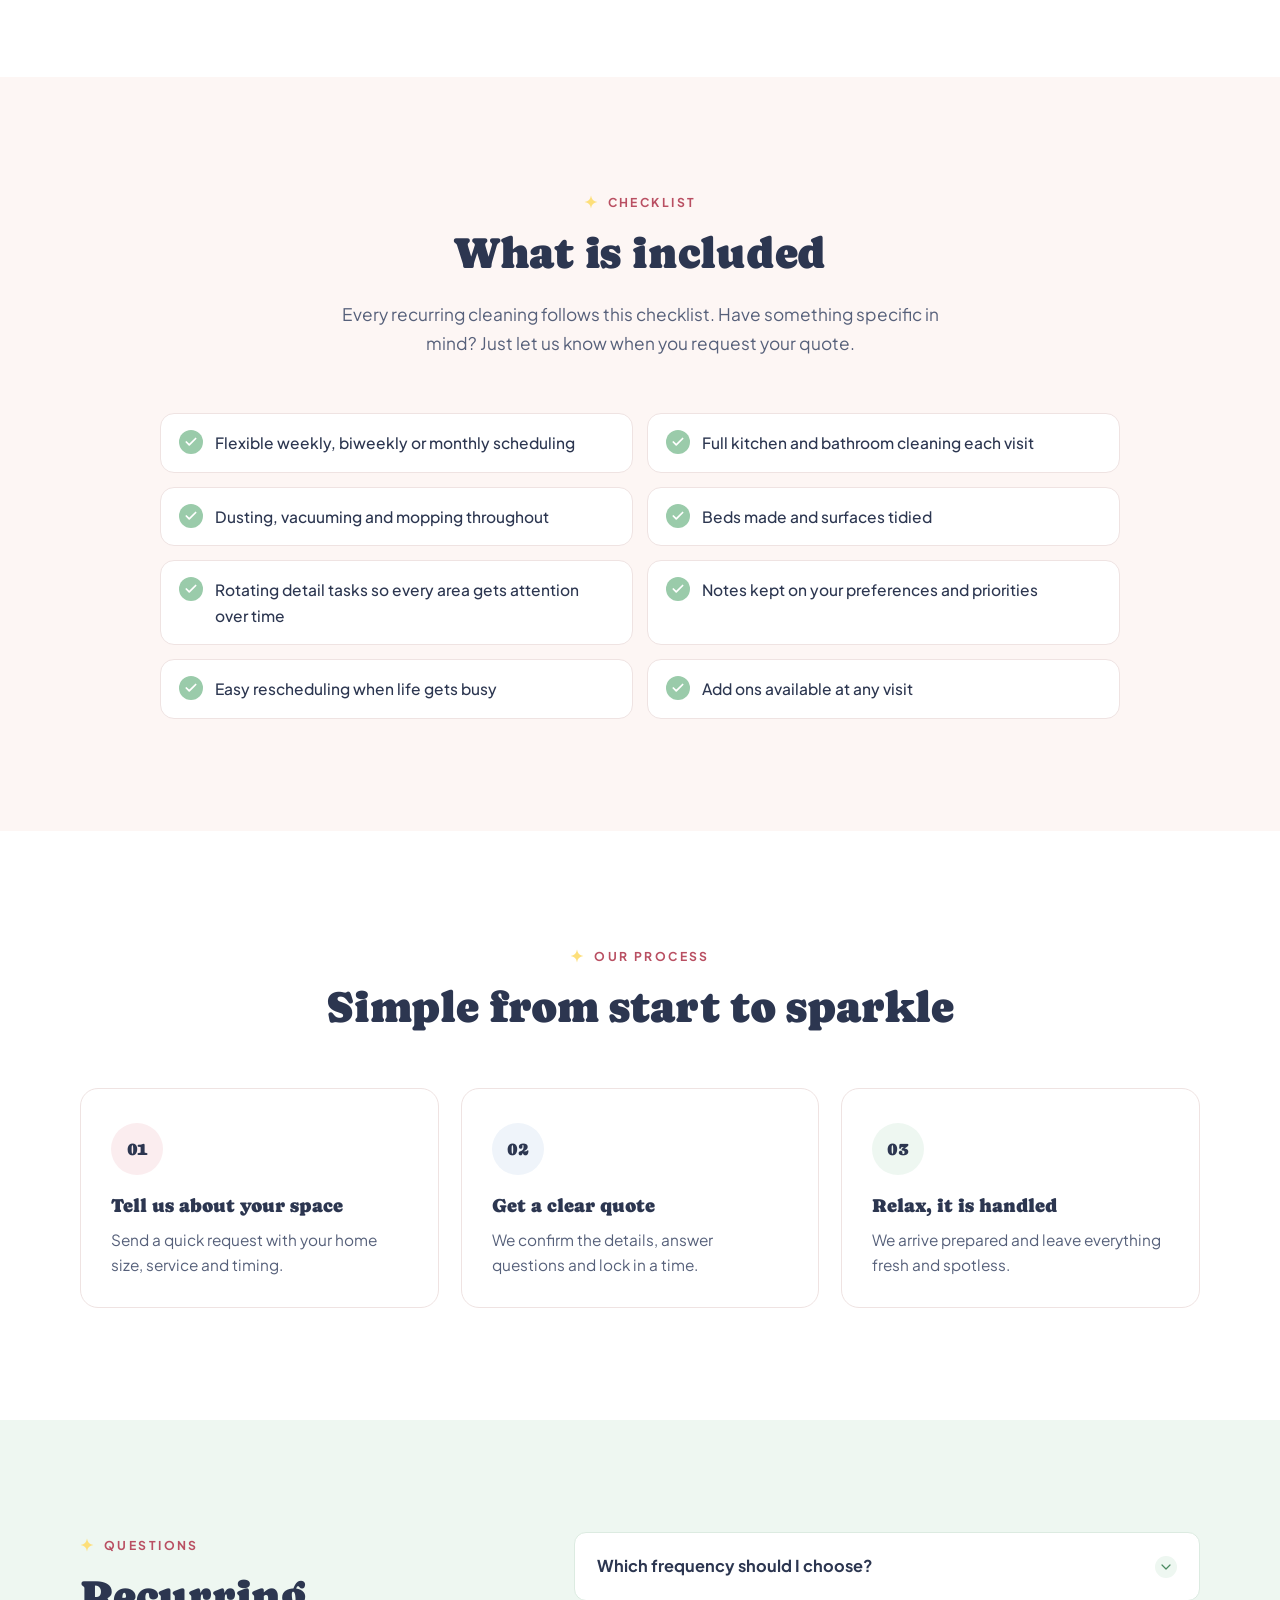
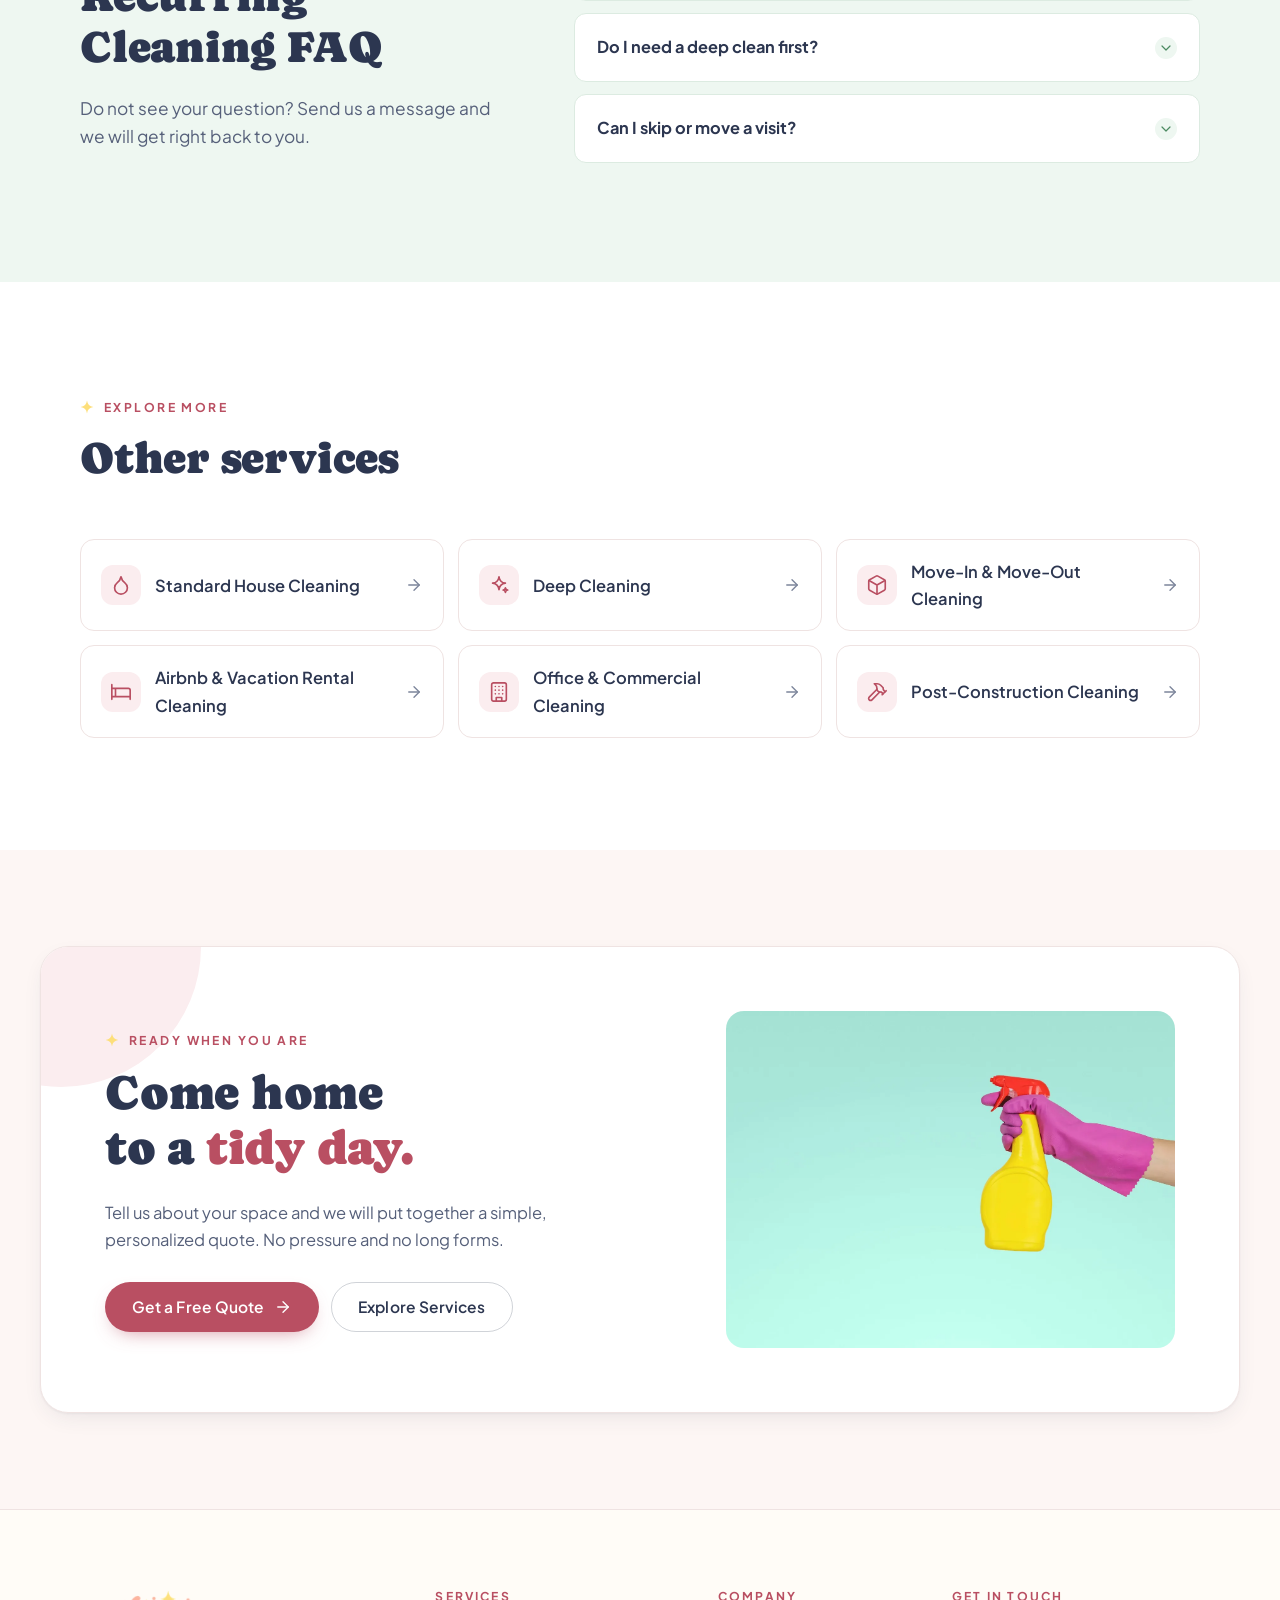
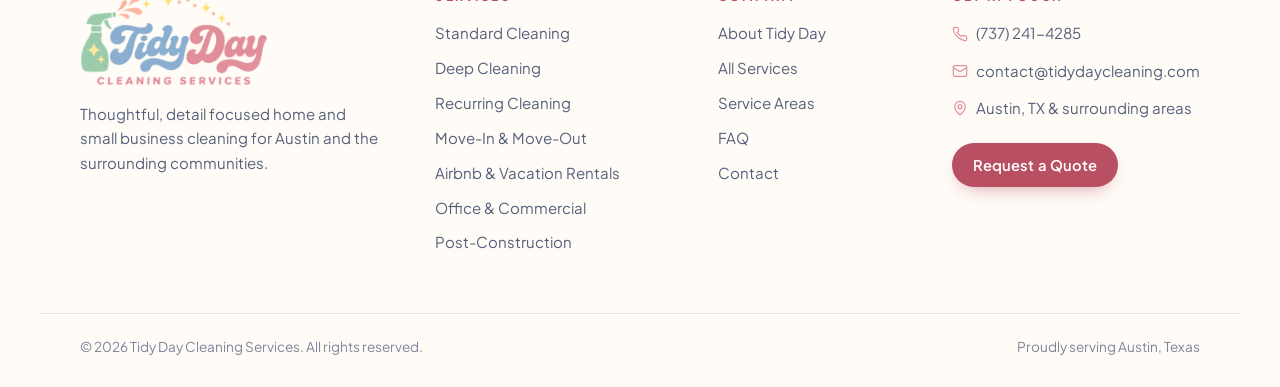
<file: services/recurring-cleaning/index.html>
<!DOCTYPE html>
<html lang="en-US">
<head>
<meta charset="utf-8">
<meta name="viewport" content="width=device-width, initial-scale=1, viewport-fit=cover">
<title>Weekly, Biweekly &amp; Monthly House Cleaning in Austin, TX | Tidy Day</title>
<meta name="description" content="Recurring house cleaning in Austin, TX. Weekly, biweekly or monthly visits from a consistent, detail focused team at Tidy Day Cleaning Services.">
<link rel="canonical" href="https://www.tidydaycleaning.com/services/recurring-cleaning/">
<meta name="robots" content="index, follow, max-image-preview:large">
<meta name="author" content="Tidy Day Cleaning Services">
<meta name="theme-color" content="#FDF6F4">
<meta name="geo.region" content="US-TX">
<meta name="geo.placename" content="Austin">
<meta property="og:type" content="website">
<meta property="og:site_name" content="Tidy Day Cleaning Services">
<meta property="og:title" content="Weekly, Biweekly &amp; Monthly House Cleaning in Austin, TX | Tidy Day">
<meta property="og:description" content="Recurring house cleaning in Austin, TX. Weekly, biweekly or monthly visits from a consistent, detail focused team at Tidy Day Cleaning Services.">
<meta property="og:url" content="https://www.tidydaycleaning.com/services/recurring-cleaning/">
<meta property="og:image" content="https://www.tidydaycleaning.com/assets/og-tidyday-logo.jpg">
<meta property="og:image:secure_url" content="https://www.tidydaycleaning.com/assets/og-tidyday-logo.jpg">
<meta property="og:image:type" content="image/jpeg">
<meta property="og:image:width" content="1200">
<meta property="og:image:height" content="630">
<meta property="og:image:alt" content="Tidy Day Cleaning Services logo">
<meta property="og:locale" content="en_US">
<meta name="twitter:card" content="summary_large_image">
<meta name="twitter:title" content="Weekly, Biweekly &amp; Monthly House Cleaning in Austin, TX | Tidy Day">
<meta name="twitter:description" content="Recurring house cleaning in Austin, TX. Weekly, biweekly or monthly visits from a consistent, detail focused team at Tidy Day Cleaning Services.">
<meta name="twitter:image" content="https://www.tidydaycleaning.com/assets/og-tidyday-logo.jpg">
<link rel="icon" href="../../favicon.ico" sizes="48x48">
<link rel="icon" type="image/png" sizes="32x32" href="../../assets/favicon-32.png">
<link rel="icon" type="image/png" sizes="16x16" href="../../assets/favicon-16.png">
<link rel="apple-touch-icon" href="../../assets/apple-touch-icon.png">
<link rel="manifest" href="../../site.webmanifest">
<link rel="preconnect" href="https://fonts.googleapis.com">
<link rel="preconnect" href="https://fonts.gstatic.com" crossorigin>
<link href="https://fonts.googleapis.com/css2?family=Caprasimo&family=Plus+Jakarta+Sans:wght@400;500;600;700&display=swap" rel="stylesheet">
<link rel="preload" as="image" href="../../assets/img/recurring-hero.webp" fetchpriority="high">
<link rel="stylesheet" href="../../css/styles.css?v=6">
<script type="application/ld+json">[{"@context": "https://schema.org", "@type": "HomeAndConstructionBusiness", "@id": "https://www.tidydaycleaning.com/#business", "name": "Tidy Day Cleaning Services", "description": "Home and small business cleaning in Austin, TX and surrounding areas: standard, deep, recurring, move-in and move-out, Airbnb, office and post-construction cleaning.", "url": "https://www.tidydaycleaning.com/", "logo": "https://www.tidydaycleaning.com/assets/logo.png", "image": "https://www.tidydaycleaning.com/assets/og-tidyday-logo.jpg", "email": "contact@tidydaycleaning.com", "telephone": "(737) 241-4285", "address": {"@type": "PostalAddress", "addressLocality": "Austin", "addressRegion": "TX", "addressCountry": "US"}, "areaServed": [{"@type": "City", "name": "Austin, TX"}, {"@type": "City", "name": "Round Rock, TX"}, {"@type": "City", "name": "Cedar Park, TX"}, {"@type": "City", "name": "Pflugerville, TX"}, {"@type": "City", "name": "Georgetown, TX"}, {"@type": "City", "name": "Leander, TX"}, {"@type": "City", "name": "Lakeway, TX"}, {"@type": "City", "name": "Bee Cave, TX"}, {"@type": "City", "name": "West Lake Hills, TX"}, {"@type": "City", "name": "Buda, TX"}, {"@type": "City", "name": "Kyle, TX"}, {"@type": "City", "name": "Dripping Springs, TX"}, {"@type": "City", "name": "Manor, TX"}, {"@type": "City", "name": "Hutto, TX"}], "priceRange": "$$", "hasOfferCatalog": {"@type": "OfferCatalog", "name": "Cleaning Services", "itemListElement": [{"@type": "Offer", "itemOffered": {"@type": "Service", "name": "Standard House Cleaning", "url": "https://www.tidydaycleaning.com/services/standard-cleaning/"}}, {"@type": "Offer", "itemOffered": {"@type": "Service", "name": "Deep Cleaning", "url": "https://www.tidydaycleaning.com/services/deep-cleaning/"}}, {"@type": "Offer", "itemOffered": {"@type": "Service", "name": "Recurring Cleaning", "url": "https://www.tidydaycleaning.com/services/recurring-cleaning/"}}, {"@type": "Offer", "itemOffered": {"@type": "Service", "name": "Move-In & Move-Out Cleaning", "url": "https://www.tidydaycleaning.com/services/move-in-move-out-cleaning/"}}, {"@type": "Offer", "itemOffered": {"@type": "Service", "name": "Airbnb & Vacation Rental Cleaning", "url": "https://www.tidydaycleaning.com/services/airbnb-vacation-rental-cleaning/"}}, {"@type": "Offer", "itemOffered": {"@type": "Service", "name": "Office & Commercial Cleaning", "url": "https://www.tidydaycleaning.com/services/office-commercial-cleaning/"}}, {"@type": "Offer", "itemOffered": {"@type": "Service", "name": "Post-Construction Cleaning", "url": "https://www.tidydaycleaning.com/services/post-construction-cleaning/"}}]}}, {"@context": "https://schema.org", "@type": "Service", "name": "Recurring Cleaning", "serviceType": "Recurring Cleaning", "description": "Recurring house cleaning in Austin, TX. Weekly, biweekly or monthly visits from a consistent, detail focused team at Tidy Day Cleaning Services.", "url": "https://www.tidydaycleaning.com/services/recurring-cleaning/", "provider": {"@id": "https://www.tidydaycleaning.com/#business"}, "areaServed": [{"@type": "City", "name": "Austin, TX"}, {"@type": "City", "name": "Round Rock, TX"}, {"@type": "City", "name": "Cedar Park, TX"}, {"@type": "City", "name": "Pflugerville, TX"}, {"@type": "City", "name": "Georgetown, TX"}, {"@type": "City", "name": "Leander, TX"}, {"@type": "City", "name": "Lakeway, TX"}, {"@type": "City", "name": "Bee Cave, TX"}, {"@type": "City", "name": "West Lake Hills, TX"}, {"@type": "City", "name": "Buda, TX"}, {"@type": "City", "name": "Kyle, TX"}, {"@type": "City", "name": "Dripping Springs, TX"}, {"@type": "City", "name": "Manor, TX"}, {"@type": "City", "name": "Hutto, TX"}], "image": "https://www.tidydaycleaning.com/assets/img/recurring-hero.webp"}, {"@context": "https://schema.org", "@type": "BreadcrumbList", "itemListElement": [{"@type": "ListItem", "position": 1, "name": "Home", "item": "https://www.tidydaycleaning.com/"}, {"@type": "ListItem", "position": 2, "name": "Services", "item": "https://www.tidydaycleaning.com/services/"}, {"@type": "ListItem", "position": 3, "name": "Recurring Cleaning", "item": "https://www.tidydaycleaning.com/services/recurring-cleaning/"}]}, {"@context": "https://schema.org", "@type": "FAQPage", "mainEntity": [{"@type": "Question", "name": "Which frequency should I choose?", "acceptedAnswer": {"@type": "Answer", "text": "Weekly suits busy households with kids or pets, biweekly is our most popular choice, and monthly works well for smaller homes or tidy households that want a regular reset."}}, {"@type": "Question", "name": "Do I need a deep clean first?", "acceptedAnswer": {"@type": "Answer", "text": "If your home has not been professionally cleaned recently, we usually start with a deep clean so your recurring visits can focus on maintaining that standard."}}, {"@type": "Question", "name": "Can I skip or move a visit?", "acceptedAnswer": {"@type": "Answer", "text": "Of course. Just let us know ahead of time and we will find a new time that works for you."}}]}]</script>
</head>
<body>
<a class="skip" href="#main">Skip to content</a>
<div class="topbar"><div class="wrap topbar-in"><div class="tb-left"><a class="tb-link" href="tel:+17372414285"><svg class="ic" viewBox="0 0 24 24" fill="none" stroke="currentColor" stroke-width="1.8" stroke-linecap="round" stroke-linejoin="round" aria-hidden="true"><path d="M22 16.9v3a2 2 0 0 1-2.2 2 19.8 19.8 0 0 1-8.6-3.1 19.5 19.5 0 0 1-6-6A19.8 19.8 0 0 1 2.1 4.2 2 2 0 0 1 4.1 2h3a2 2 0 0 1 2 1.7c.1.9.4 1.8.7 2.7a2 2 0 0 1-.5 2.1L8 9.8a16 16 0 0 0 6 6l1.3-1.3a2 2 0 0 1 2.1-.4c.9.3 1.8.6 2.7.7a2 2 0 0 1 1.7 2Z"/></svg> (737) 241-4285</a><a class="tb-link tb-mail" href="mailto:contact@tidydaycleaning.com"><svg class="ic" viewBox="0 0 24 24" fill="none" stroke="currentColor" stroke-width="1.8" stroke-linecap="round" stroke-linejoin="round" aria-hidden="true"><rect x="2" y="4" width="20" height="16" rx="2"/><path d="m22 7-10 6L2 7"/></svg> contact@tidydaycleaning.com</a><span class="tb-area"><svg class="ic" viewBox="0 0 24 24" fill="none" stroke="currentColor" stroke-width="1.8" stroke-linecap="round" stroke-linejoin="round" aria-hidden="true"><path d="M20 10c0 6-8 12-8 12s-8-6-8-12a8 8 0 0 1 16 0Z"/><circle cx="12" cy="10" r="3"/></svg> Serving Austin, TX &amp; surrounding areas</span></div><a href="../../contact/">Request a free quote <svg class="ic" viewBox="0 0 24 24" fill="none" stroke="currentColor" stroke-width="1.8" stroke-linecap="round" stroke-linejoin="round" aria-hidden="true"><path d="M5 12h14"/><path d="m12 5 7 7-7 7"/></svg></a></div></div>
<header class="site-header" id="top">
  <div class="wrap nav">
    <a class="brand" href="../../" aria-label="Tidy Day Cleaning Services home"><img src="../../assets/logo-sm.webp" alt="Tidy Day Cleaning Services" width="440" height="225"></a>
    <nav class="menu" aria-label="Main">
      <a href="../../">Home</a>
      <div class="has-drop">
        <a href="../../services/" class="drop-trigger" aria-current="page" aria-haspopup="true">Services <svg class="ic chev" viewBox="0 0 24 24" fill="none" stroke="currentColor" stroke-width="1.8" stroke-linecap="round" stroke-linejoin="round" aria-hidden="true"><path d="m6 9 6 6 6-6"/></svg></a>
        <div class="drop"><div class="drop-in"><a href="../../services/standard-cleaning/"><svg class="ic" viewBox="0 0 24 24" fill="none" stroke="currentColor" stroke-width="1.8" stroke-linecap="round" stroke-linejoin="round" aria-hidden="true"><path d="M12 22a7 7 0 0 0 7-7c0-2-1-3.9-3-5.5s-3.5-4-4-6.5c-.5 2.5-2 4.9-4 6.5C6 11.1 5 13 5 15a7 7 0 0 0 7 7z"/></svg><span>Standard Cleaning</span></a><a href="../../services/deep-cleaning/"><svg class="ic" viewBox="0 0 24 24" fill="none" stroke="currentColor" stroke-width="1.8" stroke-linecap="round" stroke-linejoin="round" aria-hidden="true"><path d="M12 3c.6 4.5 2.6 6.5 7 7-4.4.5-6.4 2.5-7 7-.6-4.5-2.6-6.5-7-7 4.4-.5 6.4-2.5 7-7Z"/><path d="M19 15c.2 1.6.9 2.3 2.5 2.5-1.6.2-2.3.9-2.5 2.5-.2-1.6-.9-2.3-2.5-2.5 1.6-.2 2.3-.9 2.5-2.5Z"/></svg><span>Deep Cleaning</span></a><a href="../../services/recurring-cleaning/"><svg class="ic" viewBox="0 0 24 24" fill="none" stroke="currentColor" stroke-width="1.8" stroke-linecap="round" stroke-linejoin="round" aria-hidden="true"><path d="m17 2 4 4-4 4"/><path d="M3 11v-1a4 4 0 0 1 4-4h14"/><path d="m7 22-4-4 4-4"/><path d="M21 13v1a4 4 0 0 1-4 4H3"/></svg><span>Recurring Cleaning</span></a><a href="../../services/move-in-move-out-cleaning/"><svg class="ic" viewBox="0 0 24 24" fill="none" stroke="currentColor" stroke-width="1.8" stroke-linecap="round" stroke-linejoin="round" aria-hidden="true"><path d="M21 16V8a2 2 0 0 0-1-1.7l-7-4a2 2 0 0 0-2 0l-7 4A2 2 0 0 0 3 8v8a2 2 0 0 0 1 1.7l7 4a2 2 0 0 0 2 0l7-4a2 2 0 0 0 1-1.7z"/><path d="M3.3 7 12 12l8.7-5M12 22V12"/></svg><span>Move-In &amp; Move-Out</span></a><a href="../../services/airbnb-vacation-rental-cleaning/"><svg class="ic" viewBox="0 0 24 24" fill="none" stroke="currentColor" stroke-width="1.8" stroke-linecap="round" stroke-linejoin="round" aria-hidden="true"><path d="M2 4v16M2 8h18a2 2 0 0 1 2 2v10M2 17h20M6 8v9"/></svg><span>Airbnb &amp; Vacation Rentals</span></a><a href="../../services/office-commercial-cleaning/"><svg class="ic" viewBox="0 0 24 24" fill="none" stroke="currentColor" stroke-width="1.8" stroke-linecap="round" stroke-linejoin="round" aria-hidden="true"><rect x="4" y="2" width="16" height="20" rx="2"/><path d="M9 22v-4h6v4M8 6h.01M12 6h.01M16 6h.01M8 10h.01M12 10h.01M16 10h.01M8 14h.01M12 14h.01M16 14h.01"/></svg><span>Office &amp; Commercial</span></a><a href="../../services/post-construction-cleaning/"><svg class="ic" viewBox="0 0 24 24" fill="none" stroke="currentColor" stroke-width="1.8" stroke-linecap="round" stroke-linejoin="round" aria-hidden="true"><path d="m15 12-8.5 8.5a2.1 2.1 0 0 1-3-3L12 9"/><path d="M17.6 15 22 10.6"/><path d="m20.9 11.7-1.2-1.2c-.6-.6-1-1.4-1-2.3v-.8L16 4.6A5.6 5.6 0 0 0 12.1 3H9l.9.8A6.2 6.2 0 0 1 12 8.4V10l2 2h2.5l2.3 1.9"/></svg><span>Post-Construction</span></a><a class="drop-all" href="../../services/">View all services <svg class="ic" viewBox="0 0 24 24" fill="none" stroke="currentColor" stroke-width="1.8" stroke-linecap="round" stroke-linejoin="round" aria-hidden="true"><path d="M5 12h14"/><path d="m12 5 7 7-7 7"/></svg></a></div></div>
      </div>
      <a href="../../about/">About</a>
      <a href="../../#areas">Service Areas</a>
      <a href="../../contact/">Contact</a>
    </nav>
    <a class="btn btn-rose nav-cta" href="../../contact/">Get a Free Quote</a>
    <button class="burger" aria-label="Open menu" aria-expanded="false" aria-controls="mnav"><svg class="ic" viewBox="0 0 24 24" fill="none" stroke="currentColor" stroke-width="1.8" stroke-linecap="round" stroke-linejoin="round" aria-hidden="true"><path d="M4 7h16M4 12h16M4 17h16"/></svg></button>
  </div>
  <div class="mnav" id="mnav" hidden>
    <a href="../../">Home</a>
    <p class="mnav-label">Services</p>
    <div class="mnav-sub"><a href="../../services/standard-cleaning/">Standard Cleaning</a><a href="../../services/deep-cleaning/">Deep Cleaning</a><a href="../../services/recurring-cleaning/">Recurring Cleaning</a><a href="../../services/move-in-move-out-cleaning/">Move-In &amp; Move-Out</a><a href="../../services/airbnb-vacation-rental-cleaning/">Airbnb &amp; Vacation Rentals</a><a href="../../services/office-commercial-cleaning/">Office &amp; Commercial</a><a href="../../services/post-construction-cleaning/">Post-Construction</a></div>
    <a href="../../about/">About</a>
    <a href="../../#areas">Service Areas</a>
    <a href="../../contact/">Contact</a>
    <a class="btn btn-rose" href="../../contact/">Get a Free Quote</a>
    <a class="btn btn-ghost" href="tel:+17372414285"><svg class="ic" viewBox="0 0 24 24" fill="none" stroke="currentColor" stroke-width="1.8" stroke-linecap="round" stroke-linejoin="round" aria-hidden="true"><path d="M22 16.9v3a2 2 0 0 1-2.2 2 19.8 19.8 0 0 1-8.6-3.1 19.5 19.5 0 0 1-6-6A19.8 19.8 0 0 1 2.1 4.2 2 2 0 0 1 4.1 2h3a2 2 0 0 1 2 1.7c.1.9.4 1.8.7 2.7a2 2 0 0 1-.5 2.1L8 9.8a16 16 0 0 0 6 6l1.3-1.3a2 2 0 0 1 2.1-.4c.9.3 1.8.6 2.7.7a2 2 0 0 1 1.7 2Z"/></svg> Call (737) 241-4285</a>
  </div>
</header>
<main id="main">
<section class="svc-hero">
  <div class="wrap svc-hero-in">
    <div class="svc-hero-copy">
      <nav class="crumbs" aria-label="Breadcrumb"><a href="../../">Home</a><span>/</span><a href="../../services/">Services</a><span>/</span><span aria-current="page">Recurring Cleaning</span></nav>
      <p class="eyebrow"><svg class="spark" viewBox="0 0 24 24" aria-hidden="true"><path d="M12 1c.9 6.6 4.4 10.1 11 11-6.6.9-10.1 4.4-11 11-.9-6.6-4.4-10.1-11-11 6.6-.9 10.1-4.4 11-11Z"/></svg><span>Recurring Cleaning</span></p>
      <h1>Weekly, Biweekly &amp; Monthly House Cleaning <em>in Austin, TX</em></h1>
      <p class="lede">Set it once and enjoy a clean home all year. Recurring visits keep your space consistently fresh, and you never have to think about booking again.</p>
      <div class="btns"><a class="btn btn-rose" href="../../contact/?service=recurring-cleaning">Get a Free Quote <svg class="ic" viewBox="0 0 24 24" fill="none" stroke="currentColor" stroke-width="1.8" stroke-linecap="round" stroke-linejoin="round" aria-hidden="true"><path d="M5 12h14"/><path d="m12 5 7 7-7 7"/></svg></a><a class="btn btn-ghost" href="#included">What is included</a></div>
    </div>
    <div class="svc-hero-media"><img class="" src="../../assets/img/recurring-hero.webp" alt="Two cleaners dusting shelves and mopping the floor of a bright living room" width="1600" height="1067" fetchpriority="high"></div>
  </div>
</section>

<section class="section">
  <div class="wrap split split-top">
    <div class="split-copy">
      <p class="eyebrow"><svg class="spark" viewBox="0 0 24 24" aria-hidden="true"><path d="M12 1c.9 6.6 4.4 10.1 11 11-6.6.9-10.1 4.4-11 11-.9-6.6-4.4-10.1-11-11 6.6-.9 10.1-4.4 11-11Z"/></svg><span>Overview</span></p>
      <h2>Why Austin clients choose our recurring cleaning</h2>
      <p>Recurring cleaning is the easiest way to keep your home feeling calm and cared for. Choose weekly, biweekly or monthly visits and we will show up on your schedule with the same checklist and the same attention to detail every time.</p><p>Because we visit regularly, we get to know your home and how you like things done. Little preferences, like how you want the throw pillows arranged or which rooms to focus on, become part of the routine.</p>
      <div class="ideal"><h3>Ideal for</h3><ul><li><svg class="ic" viewBox="0 0 24 24" fill="none" stroke="currentColor" stroke-width="1.8" stroke-linecap="round" stroke-linejoin="round" aria-hidden="true"><path d="M19 14c1.5-1.5 3-3.2 3-5.5A5.5 5.5 0 0 0 16.5 3c-1.8 0-3 .5-4.5 2-1.5-1.5-2.7-2-4.5-2A5.5 5.5 0 0 0 2 8.5c0 2.3 1.5 4 3 5.5l7 7Z"/></svg>Families with kids and pets</li><li><svg class="ic" viewBox="0 0 24 24" fill="none" stroke="currentColor" stroke-width="1.8" stroke-linecap="round" stroke-linejoin="round" aria-hidden="true"><path d="M19 14c1.5-1.5 3-3.2 3-5.5A5.5 5.5 0 0 0 16.5 3c-1.8 0-3 .5-4.5 2-1.5-1.5-2.7-2-4.5-2A5.5 5.5 0 0 0 2 8.5c0 2.3 1.5 4 3 5.5l7 7Z"/></svg>Busy professionals</li><li><svg class="ic" viewBox="0 0 24 24" fill="none" stroke="currentColor" stroke-width="1.8" stroke-linecap="round" stroke-linejoin="round" aria-hidden="true"><path d="M19 14c1.5-1.5 3-3.2 3-5.5A5.5 5.5 0 0 0 16.5 3c-1.8 0-3 .5-4.5 2-1.5-1.5-2.7-2-4.5-2A5.5 5.5 0 0 0 2 8.5c0 2.3 1.5 4 3 5.5l7 7Z"/></svg>Anyone who wants to stop thinking about cleaning</li></ul></div>
    </div>
    <div class="duo">
      <figure><img class="" src="../../assets/img/recurring-broom.webp" alt="Sweeping a hardwood floor with a broom and dustpan" width="1100" height="733" loading="lazy" decoding="async"></figure>
      <figure><img class="" src="../../assets/img/recurring-bedroom.webp" alt="Calm sage green bedroom with plants and a freshly made bed" width="1100" height="733" loading="lazy" decoding="async"></figure>
    </div>
  </div>
</section>

<section class="section tint-blush" id="included">
  <div class="wrap">
    <div class="sec-head center">
      <p class="eyebrow"><svg class="spark" viewBox="0 0 24 24" aria-hidden="true"><path d="M12 1c.9 6.6 4.4 10.1 11 11-6.6.9-10.1 4.4-11 11-.9-6.6-4.4-10.1-11-11 6.6-.9 10.1-4.4 11-11Z"/></svg><span>Checklist</span></p>
      <h2>What is included</h2>
      <p class="lede">Every recurring cleaning follows this checklist. Have something specific in mind? Just let us know when you request your quote.</p>
    </div>
    <ul class="checklist"><li><svg class="ic" viewBox="0 0 24 24" fill="none" stroke="currentColor" stroke-width="1.8" stroke-linecap="round" stroke-linejoin="round" aria-hidden="true"><path d="M20 6 9 17l-5-5"/></svg>Flexible weekly, biweekly or monthly scheduling</li><li><svg class="ic" viewBox="0 0 24 24" fill="none" stroke="currentColor" stroke-width="1.8" stroke-linecap="round" stroke-linejoin="round" aria-hidden="true"><path d="M20 6 9 17l-5-5"/></svg>Full kitchen and bathroom cleaning each visit</li><li><svg class="ic" viewBox="0 0 24 24" fill="none" stroke="currentColor" stroke-width="1.8" stroke-linecap="round" stroke-linejoin="round" aria-hidden="true"><path d="M20 6 9 17l-5-5"/></svg>Dusting, vacuuming and mopping throughout</li><li><svg class="ic" viewBox="0 0 24 24" fill="none" stroke="currentColor" stroke-width="1.8" stroke-linecap="round" stroke-linejoin="round" aria-hidden="true"><path d="M20 6 9 17l-5-5"/></svg>Beds made and surfaces tidied</li><li><svg class="ic" viewBox="0 0 24 24" fill="none" stroke="currentColor" stroke-width="1.8" stroke-linecap="round" stroke-linejoin="round" aria-hidden="true"><path d="M20 6 9 17l-5-5"/></svg>Rotating detail tasks so every area gets attention over time</li><li><svg class="ic" viewBox="0 0 24 24" fill="none" stroke="currentColor" stroke-width="1.8" stroke-linecap="round" stroke-linejoin="round" aria-hidden="true"><path d="M20 6 9 17l-5-5"/></svg>Notes kept on your preferences and priorities</li><li><svg class="ic" viewBox="0 0 24 24" fill="none" stroke="currentColor" stroke-width="1.8" stroke-linecap="round" stroke-linejoin="round" aria-hidden="true"><path d="M20 6 9 17l-5-5"/></svg>Easy rescheduling when life gets busy</li><li><svg class="ic" viewBox="0 0 24 24" fill="none" stroke="currentColor" stroke-width="1.8" stroke-linecap="round" stroke-linejoin="round" aria-hidden="true"><path d="M20 6 9 17l-5-5"/></svg>Add ons available at any visit</li></ul>
  </div>
</section>

<section class="section">
  <div class="wrap">
    <div class="sec-head center">
      <p class="eyebrow"><svg class="spark" viewBox="0 0 24 24" aria-hidden="true"><path d="M12 1c.9 6.6 4.4 10.1 11 11-6.6.9-10.1 4.4-11 11-.9-6.6-4.4-10.1-11-11 6.6-.9 10.1-4.4 11-11Z"/></svg><span>Our process</span></p>
      <h2>Simple from start to sparkle</h2>
    </div>
    <ol class="steps">
      <li><span class="step-n">01</span><h3>Tell us about your space</h3><p>Send a quick request with your home size, service and timing.</p></li>
      <li><span class="step-n">02</span><h3>Get a clear quote</h3><p>We confirm the details, answer questions and lock in a time.</p></li>
      <li><span class="step-n">03</span><h3>Relax, it is handled</h3><p>We arrive prepared and leave everything fresh and spotless.</p></li>
    </ol>
  </div>
</section>

<section class="section tint-mint">
  <div class="wrap faq-wrap">
    <div class="sec-head">
      <p class="eyebrow"><svg class="spark" viewBox="0 0 24 24" aria-hidden="true"><path d="M12 1c.9 6.6 4.4 10.1 11 11-6.6.9-10.1 4.4-11 11-.9-6.6-4.4-10.1-11-11 6.6-.9 10.1-4.4 11-11Z"/></svg><span>Questions</span></p>
      <h2>Recurring Cleaning FAQ</h2>
      <p class="lede">Do not see your question? Send us a message and we will get right back to you.</p>
    </div>
    <div class="faqs"><details class="faq"><summary><span>Which frequency should I choose?</span><svg class="ic chev" viewBox="0 0 24 24" fill="none" stroke="currentColor" stroke-width="1.8" stroke-linecap="round" stroke-linejoin="round" aria-hidden="true"><path d="m6 9 6 6 6-6"/></svg></summary><div class="faq-a"><p>Weekly suits busy households with kids or pets, biweekly is our most popular choice, and monthly works well for smaller homes or tidy households that want a regular reset.</p></div></details><details class="faq"><summary><span>Do I need a deep clean first?</span><svg class="ic chev" viewBox="0 0 24 24" fill="none" stroke="currentColor" stroke-width="1.8" stroke-linecap="round" stroke-linejoin="round" aria-hidden="true"><path d="m6 9 6 6 6-6"/></svg></summary><div class="faq-a"><p>If your home has not been professionally cleaned recently, we usually start with a deep clean so your recurring visits can focus on maintaining that standard.</p></div></details><details class="faq"><summary><span>Can I skip or move a visit?</span><svg class="ic chev" viewBox="0 0 24 24" fill="none" stroke="currentColor" stroke-width="1.8" stroke-linecap="round" stroke-linejoin="round" aria-hidden="true"><path d="m6 9 6 6 6-6"/></svg></summary><div class="faq-a"><p>Of course. Just let us know ahead of time and we will find a new time that works for you.</p></div></details></div>
  </div>
</section>

<section class="section">
  <div class="wrap">
    <div class="sec-head">
      <p class="eyebrow"><svg class="spark" viewBox="0 0 24 24" aria-hidden="true"><path d="M12 1c.9 6.6 4.4 10.1 11 11-6.6.9-10.1 4.4-11 11-.9-6.6-4.4-10.1-11-11 6.6-.9 10.1-4.4 11-11Z"/></svg><span>Explore more</span></p>
      <h2>Other services</h2>
    </div>
    <div class="other-svc"><a href="../../services/standard-cleaning/"><svg class="ic" viewBox="0 0 24 24" fill="none" stroke="currentColor" stroke-width="1.8" stroke-linecap="round" stroke-linejoin="round" aria-hidden="true"><path d="M12 22a7 7 0 0 0 7-7c0-2-1-3.9-3-5.5s-3.5-4-4-6.5c-.5 2.5-2 4.9-4 6.5C6 11.1 5 13 5 15a7 7 0 0 0 7 7z"/></svg><span>Standard House Cleaning</span><svg class="ic go" viewBox="0 0 24 24" fill="none" stroke="currentColor" stroke-width="1.8" stroke-linecap="round" stroke-linejoin="round" aria-hidden="true"><path d="M5 12h14"/><path d="m12 5 7 7-7 7"/></svg></a><a href="../../services/deep-cleaning/"><svg class="ic" viewBox="0 0 24 24" fill="none" stroke="currentColor" stroke-width="1.8" stroke-linecap="round" stroke-linejoin="round" aria-hidden="true"><path d="M12 3c.6 4.5 2.6 6.5 7 7-4.4.5-6.4 2.5-7 7-.6-4.5-2.6-6.5-7-7 4.4-.5 6.4-2.5 7-7Z"/><path d="M19 15c.2 1.6.9 2.3 2.5 2.5-1.6.2-2.3.9-2.5 2.5-.2-1.6-.9-2.3-2.5-2.5 1.6-.2 2.3-.9 2.5-2.5Z"/></svg><span>Deep Cleaning</span><svg class="ic go" viewBox="0 0 24 24" fill="none" stroke="currentColor" stroke-width="1.8" stroke-linecap="round" stroke-linejoin="round" aria-hidden="true"><path d="M5 12h14"/><path d="m12 5 7 7-7 7"/></svg></a><a href="../../services/move-in-move-out-cleaning/"><svg class="ic" viewBox="0 0 24 24" fill="none" stroke="currentColor" stroke-width="1.8" stroke-linecap="round" stroke-linejoin="round" aria-hidden="true"><path d="M21 16V8a2 2 0 0 0-1-1.7l-7-4a2 2 0 0 0-2 0l-7 4A2 2 0 0 0 3 8v8a2 2 0 0 0 1 1.7l7 4a2 2 0 0 0 2 0l7-4a2 2 0 0 0 1-1.7z"/><path d="M3.3 7 12 12l8.7-5M12 22V12"/></svg><span>Move-In &amp; Move-Out Cleaning</span><svg class="ic go" viewBox="0 0 24 24" fill="none" stroke="currentColor" stroke-width="1.8" stroke-linecap="round" stroke-linejoin="round" aria-hidden="true"><path d="M5 12h14"/><path d="m12 5 7 7-7 7"/></svg></a><a href="../../services/airbnb-vacation-rental-cleaning/"><svg class="ic" viewBox="0 0 24 24" fill="none" stroke="currentColor" stroke-width="1.8" stroke-linecap="round" stroke-linejoin="round" aria-hidden="true"><path d="M2 4v16M2 8h18a2 2 0 0 1 2 2v10M2 17h20M6 8v9"/></svg><span>Airbnb &amp; Vacation Rental Cleaning</span><svg class="ic go" viewBox="0 0 24 24" fill="none" stroke="currentColor" stroke-width="1.8" stroke-linecap="round" stroke-linejoin="round" aria-hidden="true"><path d="M5 12h14"/><path d="m12 5 7 7-7 7"/></svg></a><a href="../../services/office-commercial-cleaning/"><svg class="ic" viewBox="0 0 24 24" fill="none" stroke="currentColor" stroke-width="1.8" stroke-linecap="round" stroke-linejoin="round" aria-hidden="true"><rect x="4" y="2" width="16" height="20" rx="2"/><path d="M9 22v-4h6v4M8 6h.01M12 6h.01M16 6h.01M8 10h.01M12 10h.01M16 10h.01M8 14h.01M12 14h.01M16 14h.01"/></svg><span>Office &amp; Commercial Cleaning</span><svg class="ic go" viewBox="0 0 24 24" fill="none" stroke="currentColor" stroke-width="1.8" stroke-linecap="round" stroke-linejoin="round" aria-hidden="true"><path d="M5 12h14"/><path d="m12 5 7 7-7 7"/></svg></a><a href="../../services/post-construction-cleaning/"><svg class="ic" viewBox="0 0 24 24" fill="none" stroke="currentColor" stroke-width="1.8" stroke-linecap="round" stroke-linejoin="round" aria-hidden="true"><path d="m15 12-8.5 8.5a2.1 2.1 0 0 1-3-3L12 9"/><path d="M17.6 15 22 10.6"/><path d="m20.9 11.7-1.2-1.2c-.6-.6-1-1.4-1-2.3v-.8L16 4.6A5.6 5.6 0 0 0 12.1 3H9l.9.8A6.2 6.2 0 0 1 12 8.4V10l2 2h2.5l2.3 1.9"/></svg><span>Post-Construction Cleaning</span><svg class="ic go" viewBox="0 0 24 24" fill="none" stroke="currentColor" stroke-width="1.8" stroke-linecap="round" stroke-linejoin="round" aria-hidden="true"><path d="M5 12h14"/><path d="m12 5 7 7-7 7"/></svg></a></div>
  </div>
</section>

<section class="cta-band">
  <div class="wrap cta-in">
    <div class="cta-copy">
      <p class="eyebrow"><svg class="spark" viewBox="0 0 24 24" aria-hidden="true"><path d="M12 1c.9 6.6 4.4 10.1 11 11-6.6.9-10.1 4.4-11 11-.9-6.6-4.4-10.1-11-11 6.6-.9 10.1-4.4 11-11Z"/></svg><span>Ready when you are</span></p>
      <h2>Come home to a <em>tidy day.</em></h2>
      <p>Tell us about your space and we will put together a simple, personalized quote. No pressure and no long forms.</p>
      <div class="btns"><a class="btn btn-rose" href="../../contact/">Get a Free Quote <svg class="ic" viewBox="0 0 24 24" fill="none" stroke="currentColor" stroke-width="1.8" stroke-linecap="round" stroke-linejoin="round" aria-hidden="true"><path d="M5 12h14"/><path d="m12 5 7 7-7 7"/></svg></a><a class="btn btn-ghost" href="../../services/">Explore Services</a></div>
    </div>
    <div class="cta-media"><img class="" src="../../assets/img/cta-supplies.webp" alt="Pink gloved hand holding a yellow spray bottle against a mint background" width="800" height="533" loading="lazy" decoding="async"></div>
  </div>
</section>
</main>
<footer class="site-footer">
  <div class="wrap foot-grid">
    <div class="foot-brand">
      <a href="../../" class="foot-logo"><img src="../../assets/logo-sm.webp" alt="Tidy Day Cleaning Services" width="440" height="225" loading="lazy"></a>
      <p>Thoughtful, detail focused home and small business cleaning for Austin and the surrounding communities.</p>
    </div>
    <div><h3>Services</h3><ul><li><a href="../../services/standard-cleaning/">Standard Cleaning</a></li><li><a href="../../services/deep-cleaning/">Deep Cleaning</a></li><li><a href="../../services/recurring-cleaning/">Recurring Cleaning</a></li><li><a href="../../services/move-in-move-out-cleaning/">Move-In &amp; Move-Out</a></li><li><a href="../../services/airbnb-vacation-rental-cleaning/">Airbnb &amp; Vacation Rentals</a></li><li><a href="../../services/office-commercial-cleaning/">Office &amp; Commercial</a></li><li><a href="../../services/post-construction-cleaning/">Post-Construction</a></li></ul></div>
    <div><h3>Company</h3><ul><li><a href="../../about/">About Tidy Day</a></li><li><a href="../../services/">All Services</a></li><li><a href="../../#areas">Service Areas</a></li><li><a href="../../#faq">FAQ</a></li><li><a href="../../contact/">Contact</a></li></ul></div>
    <div><h3>Get in Touch</h3><ul class="foot-contact"><li><a href="tel:+17372414285"><svg class="ic" viewBox="0 0 24 24" fill="none" stroke="currentColor" stroke-width="1.8" stroke-linecap="round" stroke-linejoin="round" aria-hidden="true"><path d="M22 16.9v3a2 2 0 0 1-2.2 2 19.8 19.8 0 0 1-8.6-3.1 19.5 19.5 0 0 1-6-6A19.8 19.8 0 0 1 2.1 4.2 2 2 0 0 1 4.1 2h3a2 2 0 0 1 2 1.7c.1.9.4 1.8.7 2.7a2 2 0 0 1-.5 2.1L8 9.8a16 16 0 0 0 6 6l1.3-1.3a2 2 0 0 1 2.1-.4c.9.3 1.8.6 2.7.7a2 2 0 0 1 1.7 2Z"/></svg> (737) 241-4285</a></li><li><a href="mailto:contact@tidydaycleaning.com"><svg class="ic" viewBox="0 0 24 24" fill="none" stroke="currentColor" stroke-width="1.8" stroke-linecap="round" stroke-linejoin="round" aria-hidden="true"><rect x="2" y="4" width="20" height="16" rx="2"/><path d="m22 7-10 6L2 7"/></svg> contact@tidydaycleaning.com</a></li><li><span><svg class="ic" viewBox="0 0 24 24" fill="none" stroke="currentColor" stroke-width="1.8" stroke-linecap="round" stroke-linejoin="round" aria-hidden="true"><path d="M20 10c0 6-8 12-8 12s-8-6-8-12a8 8 0 0 1 16 0Z"/><circle cx="12" cy="10" r="3"/></svg> Austin, TX &amp; surrounding areas</span></li></ul><a class="btn btn-rose btn-sm" href="../../contact/">Request a Quote</a></div>
  </div>
  <div class="wrap foot-bottom"><p>&copy; <span data-year>2026</span> Tidy Day Cleaning Services. All rights reserved.</p><p>Proudly serving Austin, Texas</p></div>
</footer>
<a class="mobile-cta" href="../../contact/"><svg class="ic" viewBox="0 0 24 24" fill="none" stroke="currentColor" stroke-width="1.8" stroke-linecap="round" stroke-linejoin="round" aria-hidden="true"><path d="M12 3c.6 4.5 2.6 6.5 7 7-4.4.5-6.4 2.5-7 7-.6-4.5-2.6-6.5-7-7 4.4-.5 6.4-2.5 7-7Z"/><path d="M19 15c.2 1.6.9 2.3 2.5 2.5-1.6.2-2.3.9-2.5 2.5-.2-1.6-.9-2.3-2.5-2.5 1.6-.2 2.3-.9 2.5-2.5Z"/></svg> Get a Free Quote</a>
<script>window.TD_EMAIL="contact@tidydaycleaning.com";</script>
<script src="../../js/main.js?v=6" defer></script>
</body>
</html>
</file>
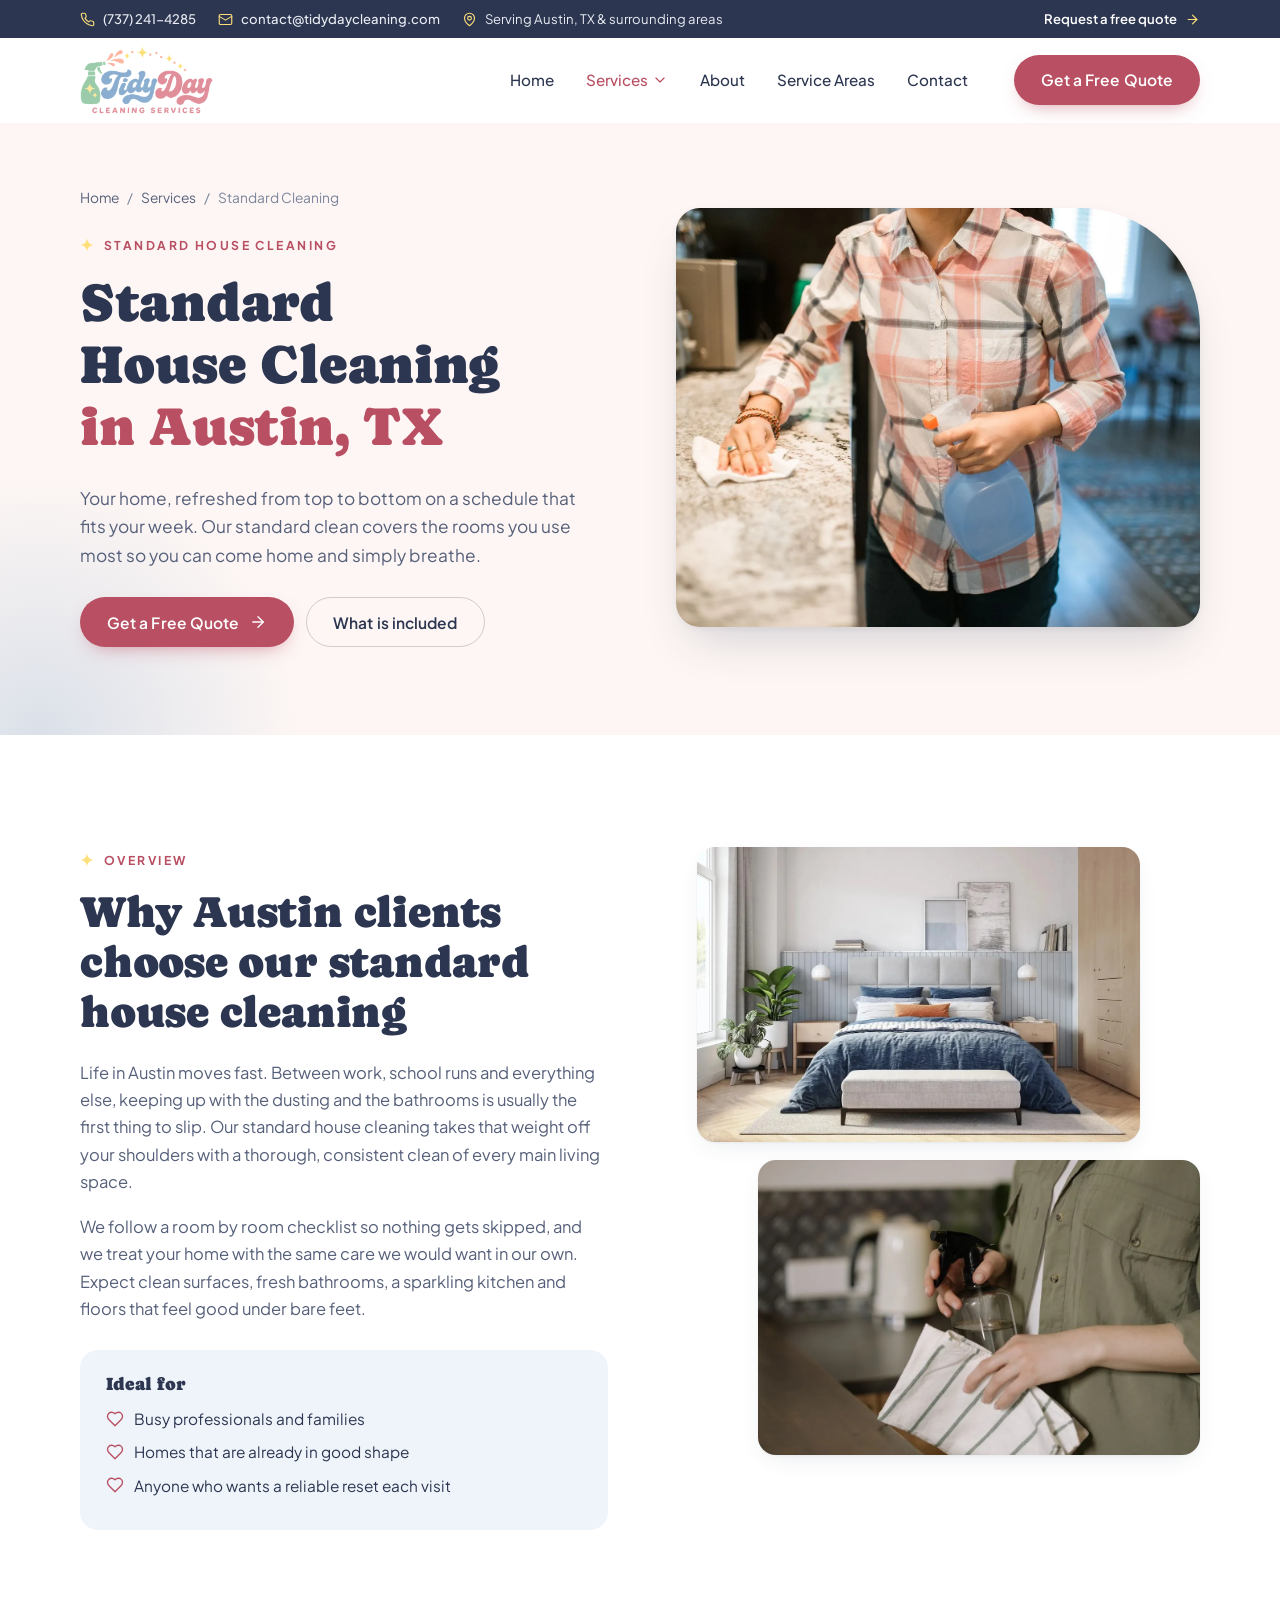
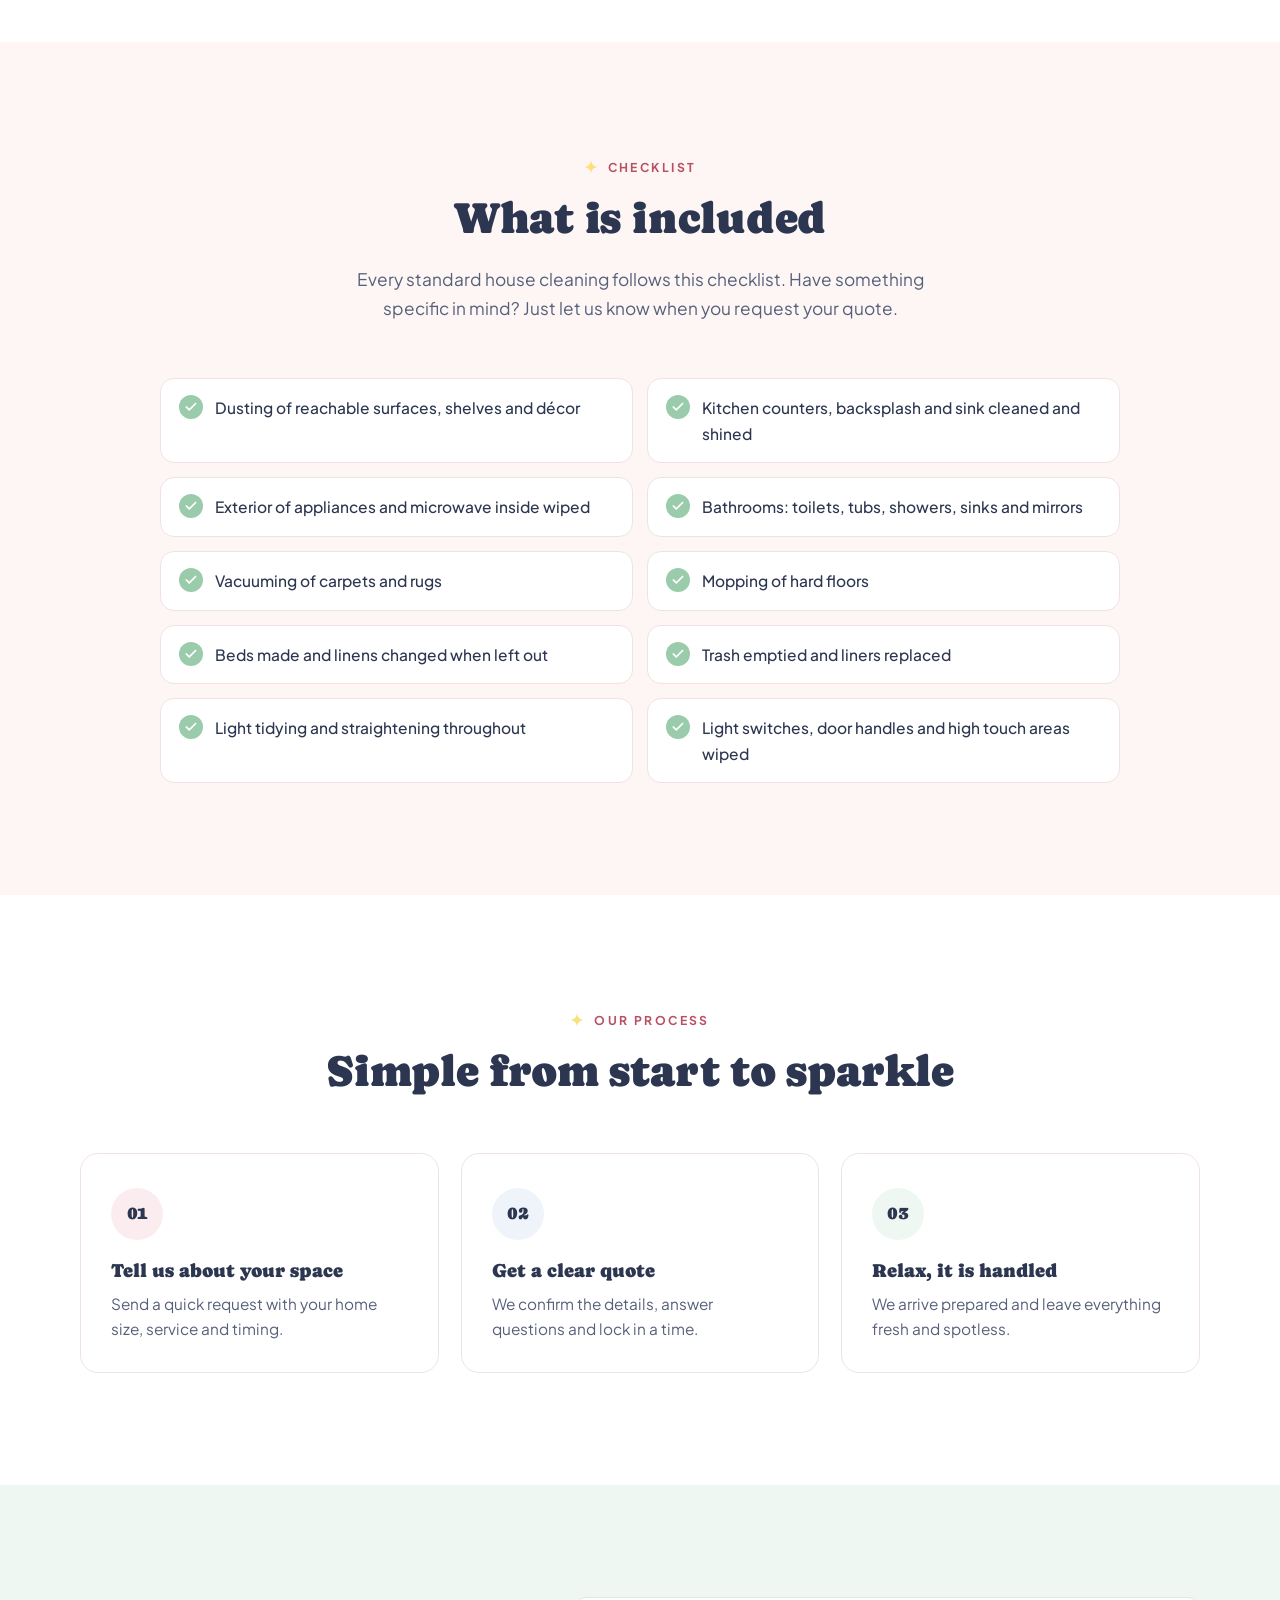
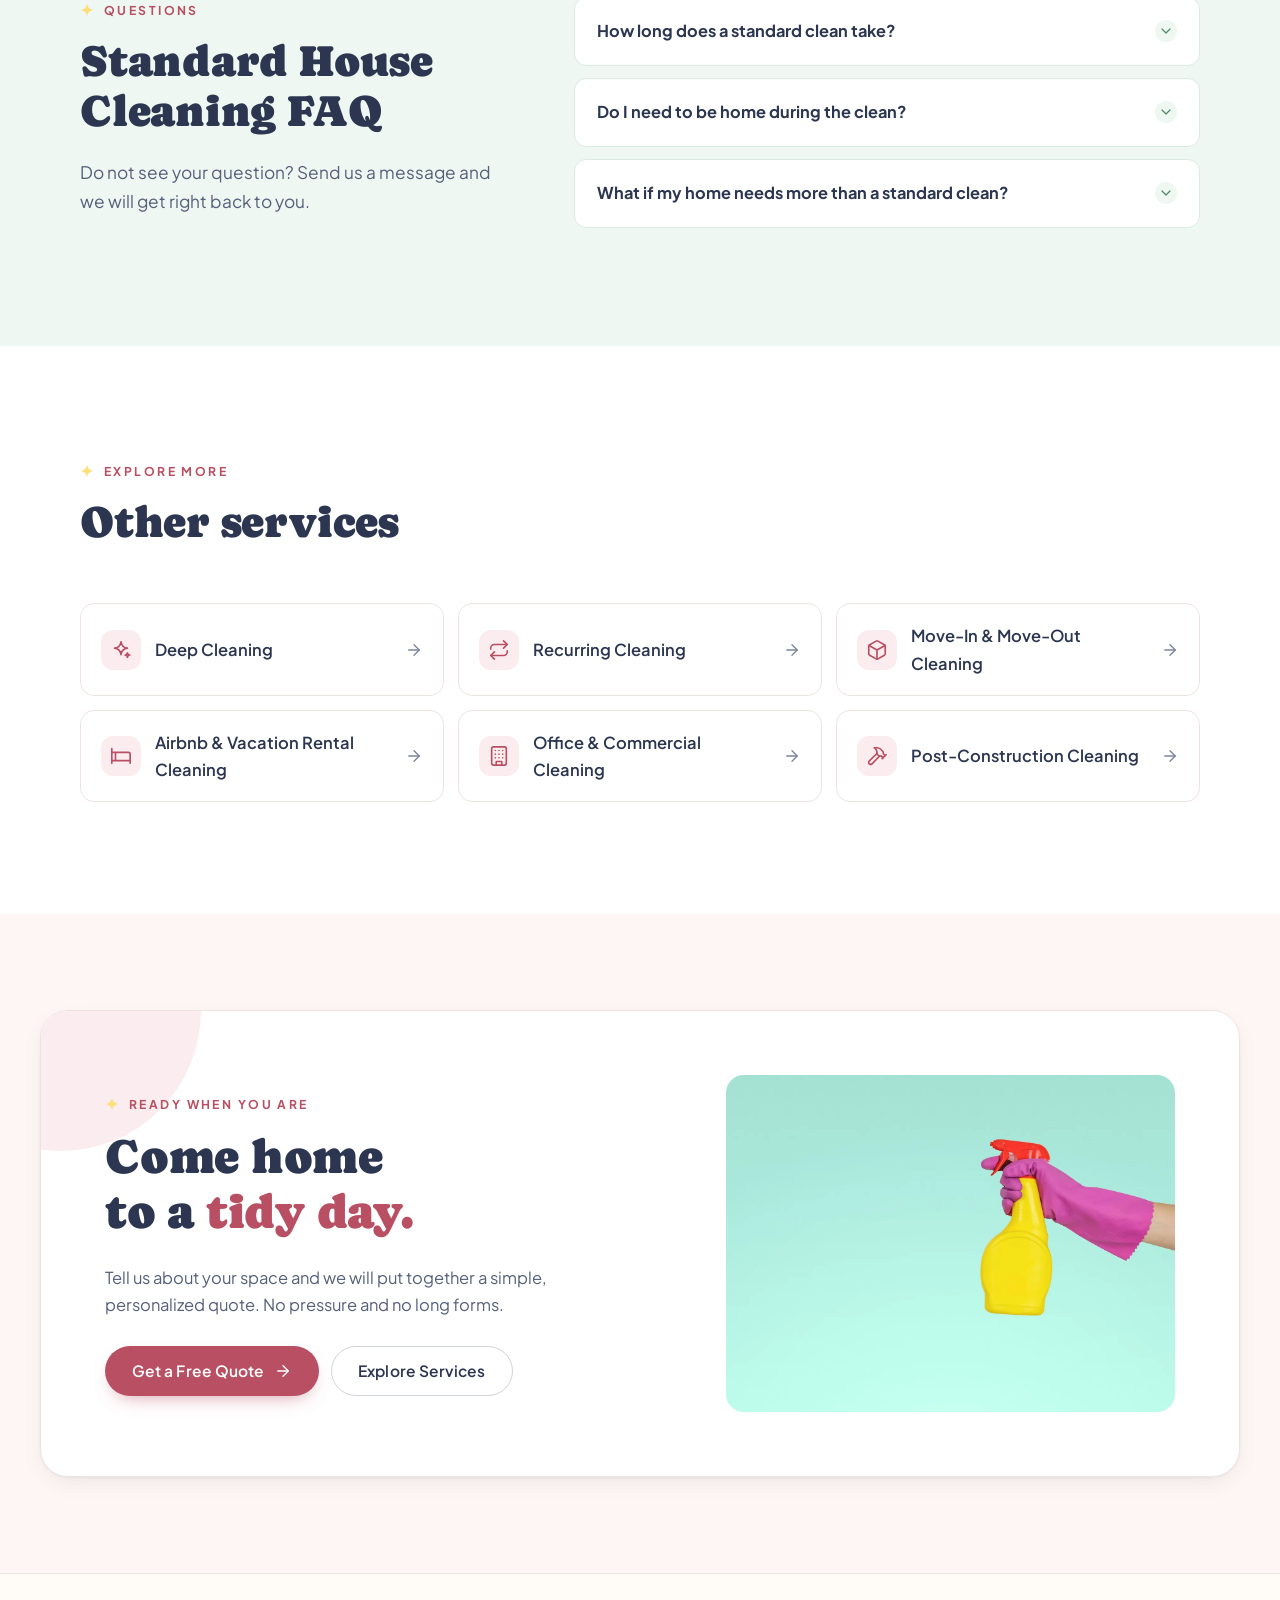
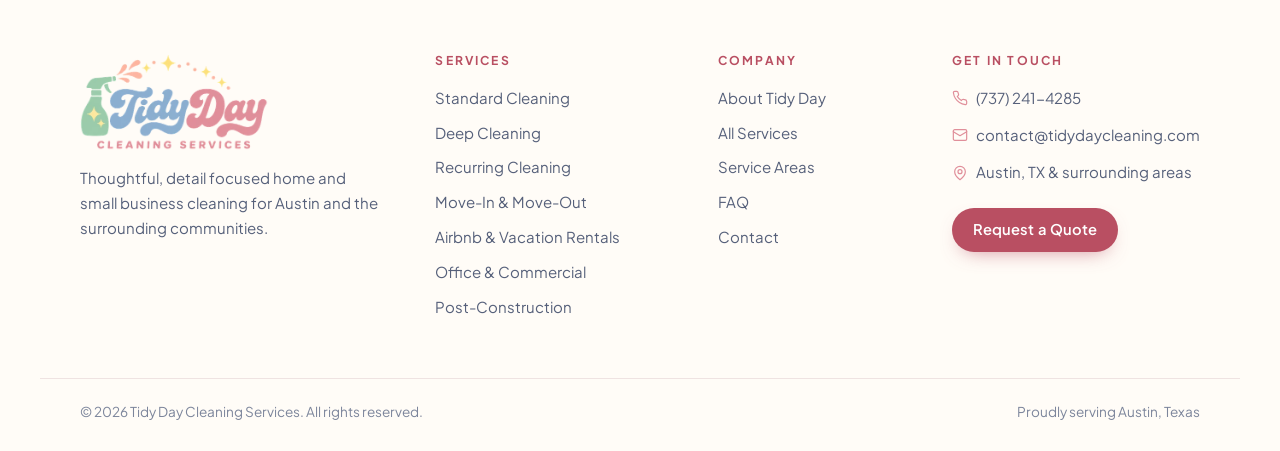
<file: services/standard-cleaning/index.html>
<!DOCTYPE html>
<html lang="en-US">
<head>
<meta charset="utf-8">
<meta name="viewport" content="width=device-width, initial-scale=1, viewport-fit=cover">
<title>Standard House Cleaning in Austin, TX | Tidy Day</title>
<meta name="description" content="Standard house cleaning in Austin, TX. Kitchens, bathrooms, floors and dusting handled with care by Tidy Day Cleaning Services. Request a free quote.">
<link rel="canonical" href="https://www.tidydaycleaning.com/services/standard-cleaning/">
<meta name="robots" content="index, follow, max-image-preview:large">
<meta name="author" content="Tidy Day Cleaning Services">
<meta name="theme-color" content="#FDF6F4">
<meta name="geo.region" content="US-TX">
<meta name="geo.placename" content="Austin">
<meta property="og:type" content="website">
<meta property="og:site_name" content="Tidy Day Cleaning Services">
<meta property="og:title" content="Standard House Cleaning in Austin, TX | Tidy Day">
<meta property="og:description" content="Standard house cleaning in Austin, TX. Kitchens, bathrooms, floors and dusting handled with care by Tidy Day Cleaning Services. Request a free quote.">
<meta property="og:url" content="https://www.tidydaycleaning.com/services/standard-cleaning/">
<meta property="og:image" content="https://www.tidydaycleaning.com/assets/og-tidyday-logo.jpg">
<meta property="og:image:secure_url" content="https://www.tidydaycleaning.com/assets/og-tidyday-logo.jpg">
<meta property="og:image:type" content="image/jpeg">
<meta property="og:image:width" content="1200">
<meta property="og:image:height" content="630">
<meta property="og:image:alt" content="Tidy Day Cleaning Services logo">
<meta property="og:locale" content="en_US">
<meta name="twitter:card" content="summary_large_image">
<meta name="twitter:title" content="Standard House Cleaning in Austin, TX | Tidy Day">
<meta name="twitter:description" content="Standard house cleaning in Austin, TX. Kitchens, bathrooms, floors and dusting handled with care by Tidy Day Cleaning Services. Request a free quote.">
<meta name="twitter:image" content="https://www.tidydaycleaning.com/assets/og-tidyday-logo.jpg">
<link rel="icon" href="../../favicon.ico" sizes="48x48">
<link rel="icon" type="image/png" sizes="32x32" href="../../assets/favicon-32.png">
<link rel="icon" type="image/png" sizes="16x16" href="../../assets/favicon-16.png">
<link rel="apple-touch-icon" href="../../assets/apple-touch-icon.png">
<link rel="manifest" href="../../site.webmanifest">
<link rel="preconnect" href="https://fonts.googleapis.com">
<link rel="preconnect" href="https://fonts.gstatic.com" crossorigin>
<link href="https://fonts.googleapis.com/css2?family=Caprasimo&family=Plus+Jakarta+Sans:wght@400;500;600;700&display=swap" rel="stylesheet">
<link rel="preload" as="image" href="../../assets/img/standard-hero.webp" fetchpriority="high">
<link rel="stylesheet" href="../../css/styles.css?v=6">
<script type="application/ld+json">[{"@context": "https://schema.org", "@type": "HomeAndConstructionBusiness", "@id": "https://www.tidydaycleaning.com/#business", "name": "Tidy Day Cleaning Services", "description": "Home and small business cleaning in Austin, TX and surrounding areas: standard, deep, recurring, move-in and move-out, Airbnb, office and post-construction cleaning.", "url": "https://www.tidydaycleaning.com/", "logo": "https://www.tidydaycleaning.com/assets/logo.png", "image": "https://www.tidydaycleaning.com/assets/og-tidyday-logo.jpg", "email": "contact@tidydaycleaning.com", "telephone": "(737) 241-4285", "address": {"@type": "PostalAddress", "addressLocality": "Austin", "addressRegion": "TX", "addressCountry": "US"}, "areaServed": [{"@type": "City", "name": "Austin, TX"}, {"@type": "City", "name": "Round Rock, TX"}, {"@type": "City", "name": "Cedar Park, TX"}, {"@type": "City", "name": "Pflugerville, TX"}, {"@type": "City", "name": "Georgetown, TX"}, {"@type": "City", "name": "Leander, TX"}, {"@type": "City", "name": "Lakeway, TX"}, {"@type": "City", "name": "Bee Cave, TX"}, {"@type": "City", "name": "West Lake Hills, TX"}, {"@type": "City", "name": "Buda, TX"}, {"@type": "City", "name": "Kyle, TX"}, {"@type": "City", "name": "Dripping Springs, TX"}, {"@type": "City", "name": "Manor, TX"}, {"@type": "City", "name": "Hutto, TX"}], "priceRange": "$$", "hasOfferCatalog": {"@type": "OfferCatalog", "name": "Cleaning Services", "itemListElement": [{"@type": "Offer", "itemOffered": {"@type": "Service", "name": "Standard House Cleaning", "url": "https://www.tidydaycleaning.com/services/standard-cleaning/"}}, {"@type": "Offer", "itemOffered": {"@type": "Service", "name": "Deep Cleaning", "url": "https://www.tidydaycleaning.com/services/deep-cleaning/"}}, {"@type": "Offer", "itemOffered": {"@type": "Service", "name": "Recurring Cleaning", "url": "https://www.tidydaycleaning.com/services/recurring-cleaning/"}}, {"@type": "Offer", "itemOffered": {"@type": "Service", "name": "Move-In & Move-Out Cleaning", "url": "https://www.tidydaycleaning.com/services/move-in-move-out-cleaning/"}}, {"@type": "Offer", "itemOffered": {"@type": "Service", "name": "Airbnb & Vacation Rental Cleaning", "url": "https://www.tidydaycleaning.com/services/airbnb-vacation-rental-cleaning/"}}, {"@type": "Offer", "itemOffered": {"@type": "Service", "name": "Office & Commercial Cleaning", "url": "https://www.tidydaycleaning.com/services/office-commercial-cleaning/"}}, {"@type": "Offer", "itemOffered": {"@type": "Service", "name": "Post-Construction Cleaning", "url": "https://www.tidydaycleaning.com/services/post-construction-cleaning/"}}]}}, {"@context": "https://schema.org", "@type": "Service", "name": "Standard House Cleaning", "serviceType": "Standard House Cleaning", "description": "Standard house cleaning in Austin, TX. Kitchens, bathrooms, floors and dusting handled with care by Tidy Day Cleaning Services. Request a free quote.", "url": "https://www.tidydaycleaning.com/services/standard-cleaning/", "provider": {"@id": "https://www.tidydaycleaning.com/#business"}, "areaServed": [{"@type": "City", "name": "Austin, TX"}, {"@type": "City", "name": "Round Rock, TX"}, {"@type": "City", "name": "Cedar Park, TX"}, {"@type": "City", "name": "Pflugerville, TX"}, {"@type": "City", "name": "Georgetown, TX"}, {"@type": "City", "name": "Leander, TX"}, {"@type": "City", "name": "Lakeway, TX"}, {"@type": "City", "name": "Bee Cave, TX"}, {"@type": "City", "name": "West Lake Hills, TX"}, {"@type": "City", "name": "Buda, TX"}, {"@type": "City", "name": "Kyle, TX"}, {"@type": "City", "name": "Dripping Springs, TX"}, {"@type": "City", "name": "Manor, TX"}, {"@type": "City", "name": "Hutto, TX"}], "image": "https://www.tidydaycleaning.com/assets/img/standard-hero.webp"}, {"@context": "https://schema.org", "@type": "BreadcrumbList", "itemListElement": [{"@type": "ListItem", "position": 1, "name": "Home", "item": "https://www.tidydaycleaning.com/"}, {"@type": "ListItem", "position": 2, "name": "Services", "item": "https://www.tidydaycleaning.com/services/"}, {"@type": "ListItem", "position": 3, "name": "Standard House Cleaning", "item": "https://www.tidydaycleaning.com/services/standard-cleaning/"}]}, {"@context": "https://schema.org", "@type": "FAQPage", "mainEntity": [{"@type": "Question", "name": "How long does a standard clean take?", "acceptedAnswer": {"@type": "Answer", "text": "Most homes take two to four hours depending on size, the number of bathrooms and the current condition. We will give you a time estimate with your quote."}}, {"@type": "Question", "name": "Do I need to be home during the clean?", "acceptedAnswer": {"@type": "Answer", "text": "Not at all. Many clients give us access and come home to a finished clean. We are happy to work around whatever is most comfortable for you."}}, {"@type": "Question", "name": "What if my home needs more than a standard clean?", "acceptedAnswer": {"@type": "Answer", "text": "If it has been a while since your last professional clean, we usually recommend starting with a deep clean, then moving to standard visits to keep things fresh."}}]}]</script>
</head>
<body>
<a class="skip" href="#main">Skip to content</a>
<div class="topbar"><div class="wrap topbar-in"><div class="tb-left"><a class="tb-link" href="tel:+17372414285"><svg class="ic" viewBox="0 0 24 24" fill="none" stroke="currentColor" stroke-width="1.8" stroke-linecap="round" stroke-linejoin="round" aria-hidden="true"><path d="M22 16.9v3a2 2 0 0 1-2.2 2 19.8 19.8 0 0 1-8.6-3.1 19.5 19.5 0 0 1-6-6A19.8 19.8 0 0 1 2.1 4.2 2 2 0 0 1 4.1 2h3a2 2 0 0 1 2 1.7c.1.9.4 1.8.7 2.7a2 2 0 0 1-.5 2.1L8 9.8a16 16 0 0 0 6 6l1.3-1.3a2 2 0 0 1 2.1-.4c.9.3 1.8.6 2.7.7a2 2 0 0 1 1.7 2Z"/></svg> (737) 241-4285</a><a class="tb-link tb-mail" href="mailto:contact@tidydaycleaning.com"><svg class="ic" viewBox="0 0 24 24" fill="none" stroke="currentColor" stroke-width="1.8" stroke-linecap="round" stroke-linejoin="round" aria-hidden="true"><rect x="2" y="4" width="20" height="16" rx="2"/><path d="m22 7-10 6L2 7"/></svg> contact@tidydaycleaning.com</a><span class="tb-area"><svg class="ic" viewBox="0 0 24 24" fill="none" stroke="currentColor" stroke-width="1.8" stroke-linecap="round" stroke-linejoin="round" aria-hidden="true"><path d="M20 10c0 6-8 12-8 12s-8-6-8-12a8 8 0 0 1 16 0Z"/><circle cx="12" cy="10" r="3"/></svg> Serving Austin, TX &amp; surrounding areas</span></div><a href="../../contact/">Request a free quote <svg class="ic" viewBox="0 0 24 24" fill="none" stroke="currentColor" stroke-width="1.8" stroke-linecap="round" stroke-linejoin="round" aria-hidden="true"><path d="M5 12h14"/><path d="m12 5 7 7-7 7"/></svg></a></div></div>
<header class="site-header" id="top">
  <div class="wrap nav">
    <a class="brand" href="../../" aria-label="Tidy Day Cleaning Services home"><img src="../../assets/logo-sm.webp" alt="Tidy Day Cleaning Services" width="440" height="225"></a>
    <nav class="menu" aria-label="Main">
      <a href="../../">Home</a>
      <div class="has-drop">
        <a href="../../services/" class="drop-trigger" aria-current="page" aria-haspopup="true">Services <svg class="ic chev" viewBox="0 0 24 24" fill="none" stroke="currentColor" stroke-width="1.8" stroke-linecap="round" stroke-linejoin="round" aria-hidden="true"><path d="m6 9 6 6 6-6"/></svg></a>
        <div class="drop"><div class="drop-in"><a href="../../services/standard-cleaning/"><svg class="ic" viewBox="0 0 24 24" fill="none" stroke="currentColor" stroke-width="1.8" stroke-linecap="round" stroke-linejoin="round" aria-hidden="true"><path d="M12 22a7 7 0 0 0 7-7c0-2-1-3.9-3-5.5s-3.5-4-4-6.5c-.5 2.5-2 4.9-4 6.5C6 11.1 5 13 5 15a7 7 0 0 0 7 7z"/></svg><span>Standard Cleaning</span></a><a href="../../services/deep-cleaning/"><svg class="ic" viewBox="0 0 24 24" fill="none" stroke="currentColor" stroke-width="1.8" stroke-linecap="round" stroke-linejoin="round" aria-hidden="true"><path d="M12 3c.6 4.5 2.6 6.5 7 7-4.4.5-6.4 2.5-7 7-.6-4.5-2.6-6.5-7-7 4.4-.5 6.4-2.5 7-7Z"/><path d="M19 15c.2 1.6.9 2.3 2.5 2.5-1.6.2-2.3.9-2.5 2.5-.2-1.6-.9-2.3-2.5-2.5 1.6-.2 2.3-.9 2.5-2.5Z"/></svg><span>Deep Cleaning</span></a><a href="../../services/recurring-cleaning/"><svg class="ic" viewBox="0 0 24 24" fill="none" stroke="currentColor" stroke-width="1.8" stroke-linecap="round" stroke-linejoin="round" aria-hidden="true"><path d="m17 2 4 4-4 4"/><path d="M3 11v-1a4 4 0 0 1 4-4h14"/><path d="m7 22-4-4 4-4"/><path d="M21 13v1a4 4 0 0 1-4 4H3"/></svg><span>Recurring Cleaning</span></a><a href="../../services/move-in-move-out-cleaning/"><svg class="ic" viewBox="0 0 24 24" fill="none" stroke="currentColor" stroke-width="1.8" stroke-linecap="round" stroke-linejoin="round" aria-hidden="true"><path d="M21 16V8a2 2 0 0 0-1-1.7l-7-4a2 2 0 0 0-2 0l-7 4A2 2 0 0 0 3 8v8a2 2 0 0 0 1 1.7l7 4a2 2 0 0 0 2 0l7-4a2 2 0 0 0 1-1.7z"/><path d="M3.3 7 12 12l8.7-5M12 22V12"/></svg><span>Move-In &amp; Move-Out</span></a><a href="../../services/airbnb-vacation-rental-cleaning/"><svg class="ic" viewBox="0 0 24 24" fill="none" stroke="currentColor" stroke-width="1.8" stroke-linecap="round" stroke-linejoin="round" aria-hidden="true"><path d="M2 4v16M2 8h18a2 2 0 0 1 2 2v10M2 17h20M6 8v9"/></svg><span>Airbnb &amp; Vacation Rentals</span></a><a href="../../services/office-commercial-cleaning/"><svg class="ic" viewBox="0 0 24 24" fill="none" stroke="currentColor" stroke-width="1.8" stroke-linecap="round" stroke-linejoin="round" aria-hidden="true"><rect x="4" y="2" width="16" height="20" rx="2"/><path d="M9 22v-4h6v4M8 6h.01M12 6h.01M16 6h.01M8 10h.01M12 10h.01M16 10h.01M8 14h.01M12 14h.01M16 14h.01"/></svg><span>Office &amp; Commercial</span></a><a href="../../services/post-construction-cleaning/"><svg class="ic" viewBox="0 0 24 24" fill="none" stroke="currentColor" stroke-width="1.8" stroke-linecap="round" stroke-linejoin="round" aria-hidden="true"><path d="m15 12-8.5 8.5a2.1 2.1 0 0 1-3-3L12 9"/><path d="M17.6 15 22 10.6"/><path d="m20.9 11.7-1.2-1.2c-.6-.6-1-1.4-1-2.3v-.8L16 4.6A5.6 5.6 0 0 0 12.1 3H9l.9.8A6.2 6.2 0 0 1 12 8.4V10l2 2h2.5l2.3 1.9"/></svg><span>Post-Construction</span></a><a class="drop-all" href="../../services/">View all services <svg class="ic" viewBox="0 0 24 24" fill="none" stroke="currentColor" stroke-width="1.8" stroke-linecap="round" stroke-linejoin="round" aria-hidden="true"><path d="M5 12h14"/><path d="m12 5 7 7-7 7"/></svg></a></div></div>
      </div>
      <a href="../../about/">About</a>
      <a href="../../#areas">Service Areas</a>
      <a href="../../contact/">Contact</a>
    </nav>
    <a class="btn btn-rose nav-cta" href="../../contact/">Get a Free Quote</a>
    <button class="burger" aria-label="Open menu" aria-expanded="false" aria-controls="mnav"><svg class="ic" viewBox="0 0 24 24" fill="none" stroke="currentColor" stroke-width="1.8" stroke-linecap="round" stroke-linejoin="round" aria-hidden="true"><path d="M4 7h16M4 12h16M4 17h16"/></svg></button>
  </div>
  <div class="mnav" id="mnav" hidden>
    <a href="../../">Home</a>
    <p class="mnav-label">Services</p>
    <div class="mnav-sub"><a href="../../services/standard-cleaning/">Standard Cleaning</a><a href="../../services/deep-cleaning/">Deep Cleaning</a><a href="../../services/recurring-cleaning/">Recurring Cleaning</a><a href="../../services/move-in-move-out-cleaning/">Move-In &amp; Move-Out</a><a href="../../services/airbnb-vacation-rental-cleaning/">Airbnb &amp; Vacation Rentals</a><a href="../../services/office-commercial-cleaning/">Office &amp; Commercial</a><a href="../../services/post-construction-cleaning/">Post-Construction</a></div>
    <a href="../../about/">About</a>
    <a href="../../#areas">Service Areas</a>
    <a href="../../contact/">Contact</a>
    <a class="btn btn-rose" href="../../contact/">Get a Free Quote</a>
    <a class="btn btn-ghost" href="tel:+17372414285"><svg class="ic" viewBox="0 0 24 24" fill="none" stroke="currentColor" stroke-width="1.8" stroke-linecap="round" stroke-linejoin="round" aria-hidden="true"><path d="M22 16.9v3a2 2 0 0 1-2.2 2 19.8 19.8 0 0 1-8.6-3.1 19.5 19.5 0 0 1-6-6A19.8 19.8 0 0 1 2.1 4.2 2 2 0 0 1 4.1 2h3a2 2 0 0 1 2 1.7c.1.9.4 1.8.7 2.7a2 2 0 0 1-.5 2.1L8 9.8a16 16 0 0 0 6 6l1.3-1.3a2 2 0 0 1 2.1-.4c.9.3 1.8.6 2.7.7a2 2 0 0 1 1.7 2Z"/></svg> Call (737) 241-4285</a>
  </div>
</header>
<main id="main">
<section class="svc-hero">
  <div class="wrap svc-hero-in">
    <div class="svc-hero-copy">
      <nav class="crumbs" aria-label="Breadcrumb"><a href="../../">Home</a><span>/</span><a href="../../services/">Services</a><span>/</span><span aria-current="page">Standard Cleaning</span></nav>
      <p class="eyebrow"><svg class="spark" viewBox="0 0 24 24" aria-hidden="true"><path d="M12 1c.9 6.6 4.4 10.1 11 11-6.6.9-10.1 4.4-11 11-.9-6.6-4.4-10.1-11-11 6.6-.9 10.1-4.4 11-11Z"/></svg><span>Standard House Cleaning</span></p>
      <h1>Standard House Cleaning <em>in Austin, TX</em></h1>
      <p class="lede">Your home, refreshed from top to bottom on a schedule that fits your week. Our standard clean covers the rooms you use most so you can come home and simply breathe.</p>
      <div class="btns"><a class="btn btn-rose" href="../../contact/?service=standard-cleaning">Get a Free Quote <svg class="ic" viewBox="0 0 24 24" fill="none" stroke="currentColor" stroke-width="1.8" stroke-linecap="round" stroke-linejoin="round" aria-hidden="true"><path d="M5 12h14"/><path d="m12 5 7 7-7 7"/></svg></a><a class="btn btn-ghost" href="#included">What is included</a></div>
    </div>
    <div class="svc-hero-media"><img class="" src="../../assets/img/standard-hero.webp" alt="Cleaner wiping down a granite kitchen counter with a spray bottle and cloth" width="1600" height="1067" fetchpriority="high"></div>
  </div>
</section>

<section class="section">
  <div class="wrap split split-top">
    <div class="split-copy">
      <p class="eyebrow"><svg class="spark" viewBox="0 0 24 24" aria-hidden="true"><path d="M12 1c.9 6.6 4.4 10.1 11 11-6.6.9-10.1 4.4-11 11-.9-6.6-4.4-10.1-11-11 6.6-.9 10.1-4.4 11-11Z"/></svg><span>Overview</span></p>
      <h2>Why Austin clients choose our standard house cleaning</h2>
      <p>Life in Austin moves fast. Between work, school runs and everything else, keeping up with the dusting and the bathrooms is usually the first thing to slip. Our standard house cleaning takes that weight off your shoulders with a thorough, consistent clean of every main living space.</p><p>We follow a room by room checklist so nothing gets skipped, and we treat your home with the same care we would want in our own. Expect clean surfaces, fresh bathrooms, a sparkling kitchen and floors that feel good under bare feet.</p>
      <div class="ideal"><h3>Ideal for</h3><ul><li><svg class="ic" viewBox="0 0 24 24" fill="none" stroke="currentColor" stroke-width="1.8" stroke-linecap="round" stroke-linejoin="round" aria-hidden="true"><path d="M19 14c1.5-1.5 3-3.2 3-5.5A5.5 5.5 0 0 0 16.5 3c-1.8 0-3 .5-4.5 2-1.5-1.5-2.7-2-4.5-2A5.5 5.5 0 0 0 2 8.5c0 2.3 1.5 4 3 5.5l7 7Z"/></svg>Busy professionals and families</li><li><svg class="ic" viewBox="0 0 24 24" fill="none" stroke="currentColor" stroke-width="1.8" stroke-linecap="round" stroke-linejoin="round" aria-hidden="true"><path d="M19 14c1.5-1.5 3-3.2 3-5.5A5.5 5.5 0 0 0 16.5 3c-1.8 0-3 .5-4.5 2-1.5-1.5-2.7-2-4.5-2A5.5 5.5 0 0 0 2 8.5c0 2.3 1.5 4 3 5.5l7 7Z"/></svg>Homes that are already in good shape</li><li><svg class="ic" viewBox="0 0 24 24" fill="none" stroke="currentColor" stroke-width="1.8" stroke-linecap="round" stroke-linejoin="round" aria-hidden="true"><path d="M19 14c1.5-1.5 3-3.2 3-5.5A5.5 5.5 0 0 0 16.5 3c-1.8 0-3 .5-4.5 2-1.5-1.5-2.7-2-4.5-2A5.5 5.5 0 0 0 2 8.5c0 2.3 1.5 4 3 5.5l7 7Z"/></svg>Anyone who wants a reliable reset each visit</li></ul></div>
    </div>
    <div class="duo">
      <figure><img class="" src="../../assets/img/standard-bedroom.webp" alt="Freshly made bed in a clean, bright bedroom" width="1100" height="733" loading="lazy" decoding="async"></figure>
      <figure><img class="" src="../../assets/img/standard-spray.webp" alt="Spraying and wiping a kitchen surface with a striped cloth" width="1100" height="733" loading="lazy" decoding="async"></figure>
    </div>
  </div>
</section>

<section class="section tint-blush" id="included">
  <div class="wrap">
    <div class="sec-head center">
      <p class="eyebrow"><svg class="spark" viewBox="0 0 24 24" aria-hidden="true"><path d="M12 1c.9 6.6 4.4 10.1 11 11-6.6.9-10.1 4.4-11 11-.9-6.6-4.4-10.1-11-11 6.6-.9 10.1-4.4 11-11Z"/></svg><span>Checklist</span></p>
      <h2>What is included</h2>
      <p class="lede">Every standard house cleaning follows this checklist. Have something specific in mind? Just let us know when you request your quote.</p>
    </div>
    <ul class="checklist"><li><svg class="ic" viewBox="0 0 24 24" fill="none" stroke="currentColor" stroke-width="1.8" stroke-linecap="round" stroke-linejoin="round" aria-hidden="true"><path d="M20 6 9 17l-5-5"/></svg>Dusting of reachable surfaces, shelves and décor</li><li><svg class="ic" viewBox="0 0 24 24" fill="none" stroke="currentColor" stroke-width="1.8" stroke-linecap="round" stroke-linejoin="round" aria-hidden="true"><path d="M20 6 9 17l-5-5"/></svg>Kitchen counters, backsplash and sink cleaned and shined</li><li><svg class="ic" viewBox="0 0 24 24" fill="none" stroke="currentColor" stroke-width="1.8" stroke-linecap="round" stroke-linejoin="round" aria-hidden="true"><path d="M20 6 9 17l-5-5"/></svg>Exterior of appliances and microwave inside wiped</li><li><svg class="ic" viewBox="0 0 24 24" fill="none" stroke="currentColor" stroke-width="1.8" stroke-linecap="round" stroke-linejoin="round" aria-hidden="true"><path d="M20 6 9 17l-5-5"/></svg>Bathrooms: toilets, tubs, showers, sinks and mirrors</li><li><svg class="ic" viewBox="0 0 24 24" fill="none" stroke="currentColor" stroke-width="1.8" stroke-linecap="round" stroke-linejoin="round" aria-hidden="true"><path d="M20 6 9 17l-5-5"/></svg>Vacuuming of carpets and rugs</li><li><svg class="ic" viewBox="0 0 24 24" fill="none" stroke="currentColor" stroke-width="1.8" stroke-linecap="round" stroke-linejoin="round" aria-hidden="true"><path d="M20 6 9 17l-5-5"/></svg>Mopping of hard floors</li><li><svg class="ic" viewBox="0 0 24 24" fill="none" stroke="currentColor" stroke-width="1.8" stroke-linecap="round" stroke-linejoin="round" aria-hidden="true"><path d="M20 6 9 17l-5-5"/></svg>Beds made and linens changed when left out</li><li><svg class="ic" viewBox="0 0 24 24" fill="none" stroke="currentColor" stroke-width="1.8" stroke-linecap="round" stroke-linejoin="round" aria-hidden="true"><path d="M20 6 9 17l-5-5"/></svg>Trash emptied and liners replaced</li><li><svg class="ic" viewBox="0 0 24 24" fill="none" stroke="currentColor" stroke-width="1.8" stroke-linecap="round" stroke-linejoin="round" aria-hidden="true"><path d="M20 6 9 17l-5-5"/></svg>Light tidying and straightening throughout</li><li><svg class="ic" viewBox="0 0 24 24" fill="none" stroke="currentColor" stroke-width="1.8" stroke-linecap="round" stroke-linejoin="round" aria-hidden="true"><path d="M20 6 9 17l-5-5"/></svg>Light switches, door handles and high touch areas wiped</li></ul>
  </div>
</section>

<section class="section">
  <div class="wrap">
    <div class="sec-head center">
      <p class="eyebrow"><svg class="spark" viewBox="0 0 24 24" aria-hidden="true"><path d="M12 1c.9 6.6 4.4 10.1 11 11-6.6.9-10.1 4.4-11 11-.9-6.6-4.4-10.1-11-11 6.6-.9 10.1-4.4 11-11Z"/></svg><span>Our process</span></p>
      <h2>Simple from start to sparkle</h2>
    </div>
    <ol class="steps">
      <li><span class="step-n">01</span><h3>Tell us about your space</h3><p>Send a quick request with your home size, service and timing.</p></li>
      <li><span class="step-n">02</span><h3>Get a clear quote</h3><p>We confirm the details, answer questions and lock in a time.</p></li>
      <li><span class="step-n">03</span><h3>Relax, it is handled</h3><p>We arrive prepared and leave everything fresh and spotless.</p></li>
    </ol>
  </div>
</section>

<section class="section tint-mint">
  <div class="wrap faq-wrap">
    <div class="sec-head">
      <p class="eyebrow"><svg class="spark" viewBox="0 0 24 24" aria-hidden="true"><path d="M12 1c.9 6.6 4.4 10.1 11 11-6.6.9-10.1 4.4-11 11-.9-6.6-4.4-10.1-11-11 6.6-.9 10.1-4.4 11-11Z"/></svg><span>Questions</span></p>
      <h2>Standard House Cleaning FAQ</h2>
      <p class="lede">Do not see your question? Send us a message and we will get right back to you.</p>
    </div>
    <div class="faqs"><details class="faq"><summary><span>How long does a standard clean take?</span><svg class="ic chev" viewBox="0 0 24 24" fill="none" stroke="currentColor" stroke-width="1.8" stroke-linecap="round" stroke-linejoin="round" aria-hidden="true"><path d="m6 9 6 6 6-6"/></svg></summary><div class="faq-a"><p>Most homes take two to four hours depending on size, the number of bathrooms and the current condition. We will give you a time estimate with your quote.</p></div></details><details class="faq"><summary><span>Do I need to be home during the clean?</span><svg class="ic chev" viewBox="0 0 24 24" fill="none" stroke="currentColor" stroke-width="1.8" stroke-linecap="round" stroke-linejoin="round" aria-hidden="true"><path d="m6 9 6 6 6-6"/></svg></summary><div class="faq-a"><p>Not at all. Many clients give us access and come home to a finished clean. We are happy to work around whatever is most comfortable for you.</p></div></details><details class="faq"><summary><span>What if my home needs more than a standard clean?</span><svg class="ic chev" viewBox="0 0 24 24" fill="none" stroke="currentColor" stroke-width="1.8" stroke-linecap="round" stroke-linejoin="round" aria-hidden="true"><path d="m6 9 6 6 6-6"/></svg></summary><div class="faq-a"><p>If it has been a while since your last professional clean, we usually recommend starting with a deep clean, then moving to standard visits to keep things fresh.</p></div></details></div>
  </div>
</section>

<section class="section">
  <div class="wrap">
    <div class="sec-head">
      <p class="eyebrow"><svg class="spark" viewBox="0 0 24 24" aria-hidden="true"><path d="M12 1c.9 6.6 4.4 10.1 11 11-6.6.9-10.1 4.4-11 11-.9-6.6-4.4-10.1-11-11 6.6-.9 10.1-4.4 11-11Z"/></svg><span>Explore more</span></p>
      <h2>Other services</h2>
    </div>
    <div class="other-svc"><a href="../../services/deep-cleaning/"><svg class="ic" viewBox="0 0 24 24" fill="none" stroke="currentColor" stroke-width="1.8" stroke-linecap="round" stroke-linejoin="round" aria-hidden="true"><path d="M12 3c.6 4.5 2.6 6.5 7 7-4.4.5-6.4 2.5-7 7-.6-4.5-2.6-6.5-7-7 4.4-.5 6.4-2.5 7-7Z"/><path d="M19 15c.2 1.6.9 2.3 2.5 2.5-1.6.2-2.3.9-2.5 2.5-.2-1.6-.9-2.3-2.5-2.5 1.6-.2 2.3-.9 2.5-2.5Z"/></svg><span>Deep Cleaning</span><svg class="ic go" viewBox="0 0 24 24" fill="none" stroke="currentColor" stroke-width="1.8" stroke-linecap="round" stroke-linejoin="round" aria-hidden="true"><path d="M5 12h14"/><path d="m12 5 7 7-7 7"/></svg></a><a href="../../services/recurring-cleaning/"><svg class="ic" viewBox="0 0 24 24" fill="none" stroke="currentColor" stroke-width="1.8" stroke-linecap="round" stroke-linejoin="round" aria-hidden="true"><path d="m17 2 4 4-4 4"/><path d="M3 11v-1a4 4 0 0 1 4-4h14"/><path d="m7 22-4-4 4-4"/><path d="M21 13v1a4 4 0 0 1-4 4H3"/></svg><span>Recurring Cleaning</span><svg class="ic go" viewBox="0 0 24 24" fill="none" stroke="currentColor" stroke-width="1.8" stroke-linecap="round" stroke-linejoin="round" aria-hidden="true"><path d="M5 12h14"/><path d="m12 5 7 7-7 7"/></svg></a><a href="../../services/move-in-move-out-cleaning/"><svg class="ic" viewBox="0 0 24 24" fill="none" stroke="currentColor" stroke-width="1.8" stroke-linecap="round" stroke-linejoin="round" aria-hidden="true"><path d="M21 16V8a2 2 0 0 0-1-1.7l-7-4a2 2 0 0 0-2 0l-7 4A2 2 0 0 0 3 8v8a2 2 0 0 0 1 1.7l7 4a2 2 0 0 0 2 0l7-4a2 2 0 0 0 1-1.7z"/><path d="M3.3 7 12 12l8.7-5M12 22V12"/></svg><span>Move-In &amp; Move-Out Cleaning</span><svg class="ic go" viewBox="0 0 24 24" fill="none" stroke="currentColor" stroke-width="1.8" stroke-linecap="round" stroke-linejoin="round" aria-hidden="true"><path d="M5 12h14"/><path d="m12 5 7 7-7 7"/></svg></a><a href="../../services/airbnb-vacation-rental-cleaning/"><svg class="ic" viewBox="0 0 24 24" fill="none" stroke="currentColor" stroke-width="1.8" stroke-linecap="round" stroke-linejoin="round" aria-hidden="true"><path d="M2 4v16M2 8h18a2 2 0 0 1 2 2v10M2 17h20M6 8v9"/></svg><span>Airbnb &amp; Vacation Rental Cleaning</span><svg class="ic go" viewBox="0 0 24 24" fill="none" stroke="currentColor" stroke-width="1.8" stroke-linecap="round" stroke-linejoin="round" aria-hidden="true"><path d="M5 12h14"/><path d="m12 5 7 7-7 7"/></svg></a><a href="../../services/office-commercial-cleaning/"><svg class="ic" viewBox="0 0 24 24" fill="none" stroke="currentColor" stroke-width="1.8" stroke-linecap="round" stroke-linejoin="round" aria-hidden="true"><rect x="4" y="2" width="16" height="20" rx="2"/><path d="M9 22v-4h6v4M8 6h.01M12 6h.01M16 6h.01M8 10h.01M12 10h.01M16 10h.01M8 14h.01M12 14h.01M16 14h.01"/></svg><span>Office &amp; Commercial Cleaning</span><svg class="ic go" viewBox="0 0 24 24" fill="none" stroke="currentColor" stroke-width="1.8" stroke-linecap="round" stroke-linejoin="round" aria-hidden="true"><path d="M5 12h14"/><path d="m12 5 7 7-7 7"/></svg></a><a href="../../services/post-construction-cleaning/"><svg class="ic" viewBox="0 0 24 24" fill="none" stroke="currentColor" stroke-width="1.8" stroke-linecap="round" stroke-linejoin="round" aria-hidden="true"><path d="m15 12-8.5 8.5a2.1 2.1 0 0 1-3-3L12 9"/><path d="M17.6 15 22 10.6"/><path d="m20.9 11.7-1.2-1.2c-.6-.6-1-1.4-1-2.3v-.8L16 4.6A5.6 5.6 0 0 0 12.1 3H9l.9.8A6.2 6.2 0 0 1 12 8.4V10l2 2h2.5l2.3 1.9"/></svg><span>Post-Construction Cleaning</span><svg class="ic go" viewBox="0 0 24 24" fill="none" stroke="currentColor" stroke-width="1.8" stroke-linecap="round" stroke-linejoin="round" aria-hidden="true"><path d="M5 12h14"/><path d="m12 5 7 7-7 7"/></svg></a></div>
  </div>
</section>

<section class="cta-band">
  <div class="wrap cta-in">
    <div class="cta-copy">
      <p class="eyebrow"><svg class="spark" viewBox="0 0 24 24" aria-hidden="true"><path d="M12 1c.9 6.6 4.4 10.1 11 11-6.6.9-10.1 4.4-11 11-.9-6.6-4.4-10.1-11-11 6.6-.9 10.1-4.4 11-11Z"/></svg><span>Ready when you are</span></p>
      <h2>Come home to a <em>tidy day.</em></h2>
      <p>Tell us about your space and we will put together a simple, personalized quote. No pressure and no long forms.</p>
      <div class="btns"><a class="btn btn-rose" href="../../contact/">Get a Free Quote <svg class="ic" viewBox="0 0 24 24" fill="none" stroke="currentColor" stroke-width="1.8" stroke-linecap="round" stroke-linejoin="round" aria-hidden="true"><path d="M5 12h14"/><path d="m12 5 7 7-7 7"/></svg></a><a class="btn btn-ghost" href="../../services/">Explore Services</a></div>
    </div>
    <div class="cta-media"><img class="" src="../../assets/img/cta-supplies.webp" alt="Pink gloved hand holding a yellow spray bottle against a mint background" width="800" height="533" loading="lazy" decoding="async"></div>
  </div>
</section>
</main>
<footer class="site-footer">
  <div class="wrap foot-grid">
    <div class="foot-brand">
      <a href="../../" class="foot-logo"><img src="../../assets/logo-sm.webp" alt="Tidy Day Cleaning Services" width="440" height="225" loading="lazy"></a>
      <p>Thoughtful, detail focused home and small business cleaning for Austin and the surrounding communities.</p>
    </div>
    <div><h3>Services</h3><ul><li><a href="../../services/standard-cleaning/">Standard Cleaning</a></li><li><a href="../../services/deep-cleaning/">Deep Cleaning</a></li><li><a href="../../services/recurring-cleaning/">Recurring Cleaning</a></li><li><a href="../../services/move-in-move-out-cleaning/">Move-In &amp; Move-Out</a></li><li><a href="../../services/airbnb-vacation-rental-cleaning/">Airbnb &amp; Vacation Rentals</a></li><li><a href="../../services/office-commercial-cleaning/">Office &amp; Commercial</a></li><li><a href="../../services/post-construction-cleaning/">Post-Construction</a></li></ul></div>
    <div><h3>Company</h3><ul><li><a href="../../about/">About Tidy Day</a></li><li><a href="../../services/">All Services</a></li><li><a href="../../#areas">Service Areas</a></li><li><a href="../../#faq">FAQ</a></li><li><a href="../../contact/">Contact</a></li></ul></div>
    <div><h3>Get in Touch</h3><ul class="foot-contact"><li><a href="tel:+17372414285"><svg class="ic" viewBox="0 0 24 24" fill="none" stroke="currentColor" stroke-width="1.8" stroke-linecap="round" stroke-linejoin="round" aria-hidden="true"><path d="M22 16.9v3a2 2 0 0 1-2.2 2 19.8 19.8 0 0 1-8.6-3.1 19.5 19.5 0 0 1-6-6A19.8 19.8 0 0 1 2.1 4.2 2 2 0 0 1 4.1 2h3a2 2 0 0 1 2 1.7c.1.9.4 1.8.7 2.7a2 2 0 0 1-.5 2.1L8 9.8a16 16 0 0 0 6 6l1.3-1.3a2 2 0 0 1 2.1-.4c.9.3 1.8.6 2.7.7a2 2 0 0 1 1.7 2Z"/></svg> (737) 241-4285</a></li><li><a href="mailto:contact@tidydaycleaning.com"><svg class="ic" viewBox="0 0 24 24" fill="none" stroke="currentColor" stroke-width="1.8" stroke-linecap="round" stroke-linejoin="round" aria-hidden="true"><rect x="2" y="4" width="20" height="16" rx="2"/><path d="m22 7-10 6L2 7"/></svg> contact@tidydaycleaning.com</a></li><li><span><svg class="ic" viewBox="0 0 24 24" fill="none" stroke="currentColor" stroke-width="1.8" stroke-linecap="round" stroke-linejoin="round" aria-hidden="true"><path d="M20 10c0 6-8 12-8 12s-8-6-8-12a8 8 0 0 1 16 0Z"/><circle cx="12" cy="10" r="3"/></svg> Austin, TX &amp; surrounding areas</span></li></ul><a class="btn btn-rose btn-sm" href="../../contact/">Request a Quote</a></div>
  </div>
  <div class="wrap foot-bottom"><p>&copy; <span data-year>2026</span> Tidy Day Cleaning Services. All rights reserved.</p><p>Proudly serving Austin, Texas</p></div>
</footer>
<a class="mobile-cta" href="../../contact/"><svg class="ic" viewBox="0 0 24 24" fill="none" stroke="currentColor" stroke-width="1.8" stroke-linecap="round" stroke-linejoin="round" aria-hidden="true"><path d="M12 3c.6 4.5 2.6 6.5 7 7-4.4.5-6.4 2.5-7 7-.6-4.5-2.6-6.5-7-7 4.4-.5 6.4-2.5 7-7Z"/><path d="M19 15c.2 1.6.9 2.3 2.5 2.5-1.6.2-2.3.9-2.5 2.5-.2-1.6-.9-2.3-2.5-2.5 1.6-.2 2.3-.9 2.5-2.5Z"/></svg> Get a Free Quote</a>
<script>window.TD_EMAIL="contact@tidydaycleaning.com";</script>
<script src="../../js/main.js?v=6" defer></script>
</body>
</html>
</file>
<file: css/styles.css>
/* Tidy Day Cleaning Services
   Palette pulled from the logo: sky blue #8BAFD0, rose #E08F9A, mint #9ACBAA, sunshine #FDDF7A, peach #FEAB93 */
:root{
  --ink:#2C3650;
  --ink-2:#56607A;
  --ink-3:#7C859B;
  --blue:#8BAFD0;
  --blue-d:#4C76A3;
  --rose:#E08F9A;
  --rose-d:#B94F62;
  --rose-dd:#A2404F;
  --mint:#9ACBAA;
  --mint-d:#4C8A62;
  --sun:#FDDF7A;
  --peach:#FEAB93;
  --blush:#FDF6F4;
  --rose-w:#FBEDEF;
  --mint-w:#EEF7F1;
  --sky-w:#EFF4FA;
  --cream:#FFFCF7;
  --line:#EFE3E2;
  --white:#fff;
  --r:18px;
  --r-sm:12px;
  --shadow:0 1px 2px rgba(44,54,80,.05),0 8px 24px -8px rgba(44,54,80,.12);
  --shadow-lg:0 2px 6px rgba(44,54,80,.05),0 24px 48px -16px rgba(44,54,80,.22);
  --serif:"Caprasimo","Cooper Black",Georgia,serif;
  --sans:"Plus Jakarta Sans",system-ui,-apple-system,"Segoe UI",Roboto,sans-serif;
  --wrap:1200px;
  --pad:clamp(20px,5vw,40px);
}
*,*::before,*::after{box-sizing:border-box}
html{-webkit-text-size-adjust:100%;scroll-behavior:smooth;scroll-padding-top:96px}
body{margin:0;font-family:var(--sans);font-size:16.5px;line-height:1.65;color:var(--ink-2);background:var(--white);-webkit-font-smoothing:antialiased;text-rendering:optimizeLegibility;overflow-x:hidden}
img{max-width:100%;height:auto;display:block}
a{color:var(--blue-d);text-decoration:none}
a:hover{color:var(--rose-d)}
h1,h2,h3{text-wrap:balance;font-family:var(--serif);color:var(--ink);font-weight:400;line-height:1.14;margin:0 0 .5em;letter-spacing:-.005em}
h1{font-size:clamp(2.35rem,6vw,4rem)}
h2{font-size:clamp(1.85rem,4vw,2.75rem)}
h3{font-size:1.2rem;font-weight:400;letter-spacing:0}
h1 em,h2 em{font-style:normal;color:var(--rose-d)}
p{margin:0 0 1.1em}
ul,ol{margin:0;padding:0;list-style:none}
:focus-visible{outline:3px solid var(--blue);outline-offset:3px;border-radius:6px}
.skip{position:absolute;left:-999px;top:8px;background:var(--ink);color:#fff;padding:10px 16px;border-radius:8px;z-index:200}
.skip:focus{left:8px;color:#fff}
.wrap{width:100%;max-width:var(--wrap);margin:0 auto;padding:0 var(--pad)}
.center{text-align:center}
.ic{width:20px;height:20px;flex:none}
.spark{width:14px;height:14px;fill:var(--sun);flex:none}

/* buttons */
.btn{display:inline-flex;align-items:center;justify-content:center;gap:10px;min-height:50px;padding:0 26px;border-radius:999px;font-family:var(--sans);font-weight:600;font-size:.97rem;letter-spacing:.005em;border:1.5px solid transparent;cursor:pointer;transition:background .2s,color .2s,border-color .2s,transform .2s,box-shadow .2s;white-space:nowrap}
.btn .ic{width:18px;height:18px;transition:transform .2s}
.btn:hover .ic{transform:translateX(3px)}
.btn-rose{background:var(--rose-d);color:#fff;box-shadow:0 8px 20px -10px rgba(185,79,98,.7)}
.btn-rose:hover{background:var(--rose-dd);color:#fff;transform:translateY(-1px)}
.btn-ink{background:var(--ink);color:#fff}
.btn-ink:hover{background:#1E263B;color:#fff}
.btn-ghost{background:transparent;color:var(--ink);border-color:rgba(44,54,80,.22)}
.btn-ghost:hover{border-color:var(--ink);color:var(--ink);background:#fff}
.btn-sm{min-height:44px;padding:0 20px;font-size:.92rem}
.btn-block{width:100%}
.btns{display:flex;flex-wrap:wrap;gap:12px;margin-top:28px}
.btns.center{justify-content:center}
.text-link{display:inline-flex;align-items:center;gap:8px;font-weight:600;color:var(--rose-d);margin-top:8px}
.text-link .ic{width:18px;height:18px}

.eyebrow{display:inline-flex;align-items:center;gap:10px;font-family:var(--sans);font-size:.76rem;font-weight:700;letter-spacing:.2em;text-transform:uppercase;color:var(--rose-d);margin:0 0 16px}
.lede{font-size:1.08rem;color:var(--ink-2);max-width:620px;text-wrap:pretty}
.center .lede{margin-left:auto;margin-right:auto}

/* topbar + header */
.topbar{background:var(--ink);color:#E9ECF4;font-size:.82rem}
.topbar-in{display:flex;justify-content:space-between;align-items:center;min-height:38px;gap:16px}
.topbar span,.topbar a{display:inline-flex;align-items:center;gap:8px;white-space:nowrap}
.topbar .ic{width:15px;height:15px;color:var(--sun)}
.topbar a{color:#fff;font-weight:600}
.tb-left{display:flex;align-items:center;gap:22px}
.topbar .tb-link{font-weight:500;color:#E9ECF4}
.topbar .tb-link:hover{color:var(--sun)}
.topbar a:hover{color:var(--sun)}
.site-header{position:sticky;top:0;z-index:100;background:rgba(255,255,255,.92);backdrop-filter:saturate(1.4) blur(12px);-webkit-backdrop-filter:saturate(1.4) blur(12px);border-bottom:1px solid transparent;transition:border-color .2s,box-shadow .2s}
.site-header.scrolled{border-color:var(--line);box-shadow:0 6px 24px -18px rgba(44,54,80,.35)}
.nav{display:flex;align-items:center;gap:24px;min-height:84px}
.brand img{height:68px;width:auto}
.menu{display:flex;align-items:center;gap:4px;margin-left:auto}
.menu>a,.drop-trigger{display:inline-flex;align-items:center;gap:4px;padding:10px 14px;border-radius:999px;color:var(--ink);font-weight:500;font-size:.95rem}
.menu>a:hover,.drop-trigger:hover,.has-drop:focus-within .drop-trigger{background:var(--rose-w);color:var(--ink)}
.menu a[aria-current="page"]{color:var(--rose-d)}
.chev{width:16px;height:16px;transition:transform .2s}
.has-drop{position:relative}
.has-drop:hover .chev,.has-drop.open .chev{transform:rotate(180deg)}
.drop{position:absolute;top:100%;left:50%;transform:translate(-50%,8px);padding-top:10px;opacity:0;visibility:hidden;transition:opacity .18s,transform .18s,visibility .18s}
.has-drop:hover .drop,.has-drop:focus-within .drop,.has-drop.open .drop{opacity:1;visibility:visible;transform:translate(-50%,0)}
.drop-in{width:330px;background:#fff;border:1px solid var(--line);border-radius:var(--r);box-shadow:var(--shadow-lg);padding:10px}
.drop-in a{display:flex;align-items:center;gap:12px;padding:10px 12px;border-radius:10px;color:var(--ink);font-size:.93rem;font-weight:500}
.drop-in a .ic{width:18px;height:18px;color:var(--blue-d)}
.drop-in a:hover{background:var(--blush);color:var(--rose-d)}
.drop-in .drop-all{margin-top:6px;border-top:1px solid var(--line);border-radius:0 0 10px 10px;color:var(--rose-d);font-weight:600;justify-content:space-between}
.drop-in .drop-all .ic{color:var(--rose-d)}
.nav-cta{margin-left:8px}
.burger{display:none;margin-left:auto;width:48px;height:48px;border-radius:14px;border:1px solid var(--line);background:#fff;color:var(--ink);align-items:center;justify-content:center;cursor:pointer}
.burger .ic{width:24px;height:24px}
.mnav{border-top:1px solid var(--line);background:#fff;padding:12px var(--pad) 24px;max-height:calc(100dvh - 80px);overflow-y:auto}
.mnav[hidden]{display:none}
.mnav>a{display:block;padding:14px 4px;font-size:1.05rem;font-weight:600;color:var(--ink);border-bottom:1px solid var(--line)}
.mnav-label{margin:16px 4px 4px;font-size:.74rem;letter-spacing:.18em;text-transform:uppercase;font-weight:700;color:var(--rose-d)}
.mnav-sub{display:grid;border-bottom:1px solid var(--line);padding-bottom:8px}
.mnav-sub a{padding:10px 4px 10px 14px;color:var(--ink-2);font-weight:500;border-left:2px solid var(--rose-w)}
.mnav .btn{display:flex;margin-top:20px;border-bottom:0;color:#fff}
.mnav .btn-ghost{margin-top:10px;color:var(--ink)}

/* hero */
.hero{position:relative;background:var(--blush);overflow:hidden;padding:clamp(48px,8vw,96px) 0 clamp(56px,8vw,104px)}
.hero::before{content:"";position:absolute;width:560px;height:560px;right:-160px;top:-180px;border-radius:50%;background:radial-gradient(closest-side,rgba(139,175,208,.28),transparent)}
.hero::after{content:"";position:absolute;width:480px;height:480px;left:-200px;bottom:-240px;border-radius:50%;background:radial-gradient(closest-side,rgba(154,203,170,.30),transparent)}
.hero-deco .spark{position:absolute;z-index:1}
.hero-deco .spark:nth-child(1){width:26px;height:26px;left:6%;top:14%}
.hero-deco .spark:nth-child(2){width:16px;height:16px;left:44%;top:9%;fill:var(--peach)}
.hero-deco .spark:nth-child(3){width:20px;height:20px;left:48%;bottom:12%;fill:var(--mint)}
.hero-in{position:relative;z-index:2;display:grid;grid-template-columns:1.08fr .92fr;gap:clamp(36px,6vw,80px);align-items:center}
.hero h1{margin-bottom:22px}
.hero-points{display:flex;flex-wrap:wrap;gap:10px 22px;margin-top:30px}
.hero-points li{display:flex;align-items:center;gap:8px;font-size:.93rem;font-weight:500;color:var(--ink)}
.hero-points .ic{width:18px;height:18px;padding:3px;border-radius:50%;background:var(--mint);color:#fff;stroke-width:3}
.hero-media{position:relative;justify-self:end;width:100%;max-width:470px}
.arch{position:relative;border-radius:240px 240px var(--r) var(--r);overflow:hidden;aspect-ratio:4/5;box-shadow:var(--shadow-lg);background:var(--rose-w)}
.arch img{width:100%;height:100%;object-fit:cover;object-position:50% 60%}
.hero-media::before{content:"";position:absolute;inset:22px -22px -22px 22px;border-radius:240px 240px var(--r) var(--r);border:1.5px solid var(--rose);z-index:-1}
.float-card{position:absolute;left:-36px;bottom:40px;display:flex;align-items:center;gap:12px;background:#fff;padding:14px 18px 14px 14px;border-radius:16px;box-shadow:var(--shadow-lg)}
.float-card strong{display:block;color:var(--ink);font-size:.95rem;line-height:1.3}
.float-card span{font-size:.82rem;color:var(--ink-3)}
.fc-ic{width:42px;height:42px;border-radius:12px;background:var(--sun);display:grid;place-items:center;color:var(--ink)}
.fc-ic .ic{width:22px;height:22px}

/* trust strip */
.trust{background:#fff;border-bottom:1px solid var(--line)}
.trust-grid{display:grid;grid-template-columns:repeat(4,1fr);gap:0}
.trust-grid>div{display:flex;gap:14px;align-items:center;padding:28px 20px}
.trust-grid>div+div{border-left:1px solid var(--line)}
.trust-grid>div>.ic{width:44px;height:44px;padding:11px;border-radius:50%;background:var(--sky-w);color:var(--blue-d)}
.trust-grid>div:nth-child(2)>.ic{background:var(--rose-w);color:var(--rose-d)}
.trust-grid>div:nth-child(3)>.ic{background:var(--mint-w);color:var(--mint-d)}
.trust-grid>div:nth-child(4)>.ic{background:#FFF7DD;color:#9A7A12}
.trust strong{display:block;color:var(--ink);font-size:.98rem}
.trust span{font-size:.86rem;color:var(--ink-3)}

/* sections */
.section{padding:clamp(64px,9vw,112px) 0}
.pt-0{padding-top:0}
.tint-blush{background:var(--blush)}
.tint-mint{background:var(--mint-w)}
.tint-sky{background:var(--sky-w)}
.sec-head{margin-bottom:clamp(36px,5vw,56px)}
.sec-head.center{max-width:720px;margin-left:auto;margin-right:auto;text-align:center}

/* service cards */
.svc-grid{display:grid;grid-template-columns:repeat(4,1fr);gap:22px}
.svc-card{display:flex;flex-direction:column;background:#fff;border:1px solid var(--line);border-radius:var(--r);overflow:hidden;color:inherit;transition:transform .25s,box-shadow .25s,border-color .25s}
a.svc-card:hover{transform:translateY(-4px);box-shadow:var(--shadow-lg);border-color:transparent;color:inherit}
.svc-img{aspect-ratio:4/3;overflow:hidden;background:var(--rose-w)}
.svc-img img{width:100%;height:100%;object-fit:cover;transition:transform .6s}
a.svc-card:hover .svc-img img{transform:scale(1.04)}
.svc-body{position:relative;padding:30px 22px 24px;display:flex;flex-direction:column;flex:1}
.svc-ic{position:absolute;top:-24px;left:20px;width:48px;height:48px;border-radius:14px;background:#fff;display:grid;place-items:center;color:var(--rose-d);box-shadow:var(--shadow)}
.svc-card:nth-child(4n+2) .svc-ic{color:var(--blue-d)}
.svc-card:nth-child(4n+3) .svc-ic{color:var(--mint-d)}
.svc-card:nth-child(4n+4) .svc-ic{color:#B78A12}
.svc-ic .ic{width:22px;height:22px}
.svc-body h3{font-size:1.18rem;margin:6px 0 8px}
.svc-body p{font-size:.93rem;line-height:1.6;margin-bottom:18px}
.more{margin-top:auto;display:inline-flex;align-items:center;gap:8px;font-weight:600;font-size:.9rem;color:var(--rose-d)}
.more .ic{width:16px;height:16px;transition:transform .2s}
a.svc-card:hover .more .ic{transform:translateX(4px)}
.svc-help{background:var(--mint-w);border-color:transparent;justify-content:center}
.svc-help .svc-body{padding:32px 26px;justify-content:center}
.svc-help .svc-ic{position:static;margin-bottom:16px;color:var(--rose-d)}
.svc-help h3{font-size:1.35rem}
.svc-help .btn{align-self:flex-start;white-space:normal;text-align:center}

/* split */
.split{display:grid;grid-template-columns:1fr 1.05fr;gap:clamp(40px,7vw,96px);align-items:center}
.split-top{align-items:start;grid-template-columns:1.05fr 1fr}
.frame{position:relative;border-radius:var(--r);max-width:480px}
.frame img{border-radius:var(--r);width:100%;aspect-ratio:4/5;object-fit:cover;position:relative;z-index:1;box-shadow:var(--shadow-lg)}
.frame::before{content:"";position:absolute;inset:-18px 18px 18px -18px;border-radius:var(--r);background:var(--mint)}
.frame-sky::before{background:var(--blue)}
.ticks li{display:flex;gap:10px;align-items:flex-start;color:var(--ink);font-size:.97rem;margin-bottom:10px}
.ticks .ic{width:20px;height:20px;padding:4px;border-radius:50%;background:var(--rose-w);color:var(--rose-d);stroke-width:3;margin-top:2px}
.ticks.two{display:grid;grid-template-columns:1fr 1fr;gap:4px 20px;margin:26px 0 18px}

/* steps */
.steps{display:grid;grid-template-columns:repeat(3,1fr);gap:22px;counter-reset:s}
.steps li{position:relative;background:#fff;border:1px solid var(--line);border-radius:var(--r);padding:34px 30px 30px}
.step-n{display:inline-grid;place-items:center;width:52px;height:52px;border-radius:50%;font-family:var(--serif);font-size:1.15rem;font-weight:400;color:var(--ink);background:var(--rose-w);margin-bottom:20px}
.steps li:nth-child(2) .step-n{background:var(--sky-w)}
.steps li:nth-child(3) .step-n{background:var(--mint-w)}
.steps p{margin:0;font-size:.96rem}

/* included */
.included{display:grid;grid-template-columns:.9fr 1.1fr;gap:clamp(36px,6vw,72px);align-items:start}
.inc-img{margin-top:28px}
.inc-img img{border-radius:var(--r);box-shadow:var(--shadow)}
.inc-cols{display:grid;grid-template-columns:1fr 1fr;gap:18px}
.inc-col{background:#fff;border-radius:var(--r);padding:26px 24px 16px;border:1px solid #E1E9F3}
.inc-col h3{font-size:1.2rem;margin-bottom:16px;padding-bottom:14px;border-bottom:1px dashed #DCE5F0}
.inc-col .ticks li{font-size:.93rem}
.inc-col:nth-child(2) .ticks .ic{background:var(--sky-w);color:var(--blue-d)}
.inc-col:nth-child(3) .ticks .ic{background:var(--mint-w);color:var(--mint-d)}
.inc-add{background:var(--ink);border-color:var(--ink)}
.inc-add h3{color:#fff;border-color:rgba(255,255,255,.18)}
.inc-add p{color:#D7DCE8;font-size:.95rem}

/* areas */
.areas-in{display:grid;grid-template-columns:1fr 1fr;gap:clamp(36px,6vw,80px);align-items:center}
.areas .btn{margin-top:12px}
.chips{display:flex;flex-wrap:wrap;gap:10px}
.chips li{display:inline-flex;align-items:center;gap:8px;padding:10px 16px;background:#fff;border:1px solid var(--line);border-radius:999px;color:var(--ink);font-weight:500;font-size:.93rem}
.chips .ic{width:16px;height:16px;color:var(--rose)}
.chips li:nth-child(3n+2) .ic{color:var(--blue)}
.chips li:nth-child(3n+3) .ic{color:var(--mint)}

/* faq */
.faq-wrap{display:grid;grid-template-columns:.8fr 1.2fr;gap:clamp(36px,6vw,80px);align-items:start}
.faq-wrap .sec-head{margin:0;position:sticky;top:120px}
.faq-wrap .btn{margin-top:8px}
.faqs{display:grid;gap:12px}
.faq{background:#fff;border-radius:var(--r-sm);border:1px solid #DCEBE1}
.faq summary{list-style:none;display:flex;justify-content:space-between;align-items:center;gap:16px;padding:20px 22px;cursor:pointer;font-family:var(--sans);font-weight:700;font-size:1.02rem;color:var(--ink)}
.faq summary::-webkit-details-marker{display:none}
.faq summary .chev{width:22px;height:22px;padding:3px;border-radius:50%;background:var(--mint-w);color:var(--mint-d)}
.faq[open] summary .chev{transform:rotate(180deg);background:var(--rose-w);color:var(--rose-d)}
.faq-a{padding:0 22px 6px}
.faq-a p{font-size:.97rem}

/* cta band */
.cta-band{padding:clamp(56px,8vw,96px) 0;background:var(--blush)}
.cta-in{display:grid;grid-template-columns:1.1fr .9fr;align-items:center;gap:clamp(32px,6vw,72px);background:#fff;border-radius:28px;padding:clamp(32px,5vw,64px);box-shadow:var(--shadow);position:relative;overflow:hidden;border:1px solid var(--line)}
.cta-in::before{content:"";position:absolute;width:280px;height:280px;left:-120px;top:-140px;border-radius:50%;background:var(--rose-w)}
.cta-copy{position:relative}
.cta-copy h2{font-size:clamp(2rem,4.4vw,3rem)}
.cta-copy p{max-width:480px}
.cta-media img{border-radius:var(--r);width:100%;aspect-ratio:4/3;object-fit:cover}

/* page hero */
.page-hero{background:var(--blush);padding:clamp(40px,6vw,72px) 0 clamp(56px,7vw,88px);margin-bottom:clamp(48px,6vw,80px);position:relative;overflow:hidden}
.page-hero::after{content:"";position:absolute;width:420px;height:420px;right:-140px;top:-160px;border-radius:50%;background:radial-gradient(closest-side,rgba(154,203,170,.35),transparent)}
.page-hero-in{position:relative;z-index:1}
.page-hero-in>h1,.page-hero-in>.lede{max-width:820px}
.page-hero-in.center>h1,.page-hero-in.center>.lede{margin-left:auto;margin-right:auto}
.crumbs{display:flex;flex-wrap:wrap;gap:8px;font-size:.86rem;color:var(--ink-3);margin-bottom:22px}
.crumbs a{color:var(--ink-2)}
.crumbs a:hover{color:var(--rose-d)}
.nf{margin-bottom:0;padding:clamp(80px,12vw,140px) 0}

/* service hero */
.svc-hero{background:var(--blush);padding:clamp(32px,5vw,64px) 0 clamp(48px,7vw,88px);position:relative;overflow:hidden}
.svc-hero::before{content:"";position:absolute;width:520px;height:520px;left:-220px;bottom:-260px;border-radius:50%;background:radial-gradient(closest-side,rgba(139,175,208,.3),transparent)}
.svc-hero-in{position:relative;display:grid;grid-template-columns:1fr 1fr;gap:clamp(32px,6vw,72px);align-items:center}
.svc-hero h1{font-size:clamp(2.1rem,4.8vw,3.4rem)}
.svc-hero h1 em{display:block}
.svc-hero-media{position:relative}
.svc-hero-media img{width:100%;aspect-ratio:5/4;object-fit:cover;border-radius:24px 120px 24px 24px;box-shadow:var(--shadow-lg)}
.svc-hero-media::after{content:"";position:absolute;width:88px;height:88px;right:-18px;bottom:-18px;border-radius:24px;background:var(--sun);z-index:-1}

.ideal{margin-top:28px;background:var(--sky-w);border-radius:var(--r);padding:24px 26px}
.ideal h3{font-size:1.1rem;margin-bottom:12px}
.ideal li{display:flex;gap:10px;align-items:center;color:var(--ink);margin-bottom:8px;font-size:.96rem}
.ideal .ic{width:18px;height:18px;color:var(--rose-d)}
.duo{display:grid;gap:18px}
.duo figure{margin:0}
.duo img{width:100%;aspect-ratio:3/2;object-fit:cover;border-radius:var(--r);box-shadow:var(--shadow)}
.duo figure:nth-child(2){margin-left:12%}
.duo figure:nth-child(1){margin-right:12%}
.checklist{display:grid;grid-template-columns:repeat(2,1fr);gap:14px;max-width:960px;margin:0 auto}
.checklist li{display:flex;align-items:flex-start;gap:12px;background:#fff;border:1px solid var(--line);border-radius:14px;padding:16px 18px;color:var(--ink);font-weight:500;font-size:.97rem}
.checklist .ic{width:24px;height:24px;padding:5px;border-radius:50%;background:var(--mint);color:#fff;stroke-width:3}
.other-svc{display:grid;grid-template-columns:repeat(3,1fr);gap:14px}
.other-svc a{display:flex;align-items:center;gap:14px;padding:18px 20px;border:1px solid var(--line);border-radius:14px;color:var(--ink);font-weight:600;transition:border-color .2s,background .2s}
.other-svc a>.ic:first-child{width:40px;height:40px;padding:9px;border-radius:12px;background:var(--rose-w);color:var(--rose-d)}
.other-svc a .go{margin-left:auto;width:18px;height:18px;color:var(--ink-3);transition:transform .2s,color .2s}
.other-svc a:hover{border-color:var(--rose);background:var(--blush)}
.other-svc a:hover .go{transform:translateX(3px);color:var(--rose-d)}

/* about values */
.values{display:grid;grid-template-columns:repeat(4,1fr);gap:20px}
.values>div{background:#fff;border-radius:var(--r);padding:30px 26px;border:1px solid #E1E9F3}
.values .ic{width:48px;height:48px;padding:12px;border-radius:14px;background:var(--rose-w);color:var(--rose-d);margin-bottom:18px}
.values>div:nth-child(2) .ic{background:var(--sky-w);color:var(--blue-d)}
.values>div:nth-child(3) .ic{background:var(--mint-w);color:var(--mint-d)}
.values>div:nth-child(4) .ic{background:#FFF7DD;color:#9A7A12}
.values p{margin:0;font-size:.95rem}

/* contact */
.contact-grid{display:grid;grid-template-columns:1.25fr .75fr;gap:clamp(28px,5vw,56px);align-items:start;margin-top:calc(-1 * clamp(96px,10vw,140px));position:relative;z-index:2}
.form-card{background:#fff;border-radius:24px;padding:clamp(24px,4vw,44px);box-shadow:var(--shadow-lg);border:1px solid var(--line)}
.form-card h2{font-size:1.75rem;margin-bottom:22px}
.quote-form{display:grid;gap:16px}
.f-row{display:grid;grid-template-columns:1fr 1fr;gap:16px}
.quote-form label{display:grid;gap:6px}
.quote-form label>span{font-size:.86rem;font-weight:600;color:var(--ink)}
.quote-form input,.quote-form select,.quote-form textarea{width:100%;font:inherit;font-size:16px;color:var(--ink);background:var(--cream);border:1.5px solid var(--line);border-radius:12px;padding:13px 14px;transition:border-color .2s,box-shadow .2s,background .2s;appearance:none;-webkit-appearance:none}
.quote-form select{background-image:url("data:image/svg+xml,%3Csvg xmlns='http://www.w3.org/2000/svg' viewBox='0 0 24 24' fill='none' stroke='%2356607A' stroke-width='2' stroke-linecap='round'%3E%3Cpath d='m6 9 6 6 6-6'/%3E%3C/svg%3E");background-repeat:no-repeat;background-position:right 14px center;background-size:18px;padding-right:42px}
.quote-form textarea{resize:vertical;min-height:110px}
.quote-form input:focus,.quote-form select:focus,.quote-form textarea:focus{outline:none;border-color:var(--blue);background:#fff;box-shadow:0 0 0 4px rgba(139,175,208,.22)}
.quote-form .invalid{border-color:var(--rose-d);background:#FFF7F8}
.form-note{margin:0;text-align:center;font-size:.86rem;color:var(--ink-3)}
.form-note.ok{color:var(--mint-d);font-weight:600}
.form-note.err{color:var(--rose-d);font-weight:600}
.contact-side{display:grid;gap:18px;padding-top:clamp(0px,8vw,120px)}
.contact-list{background:#fff;border:1px solid var(--line);border-radius:var(--r);padding:8px 22px}
.contact-list li{display:flex;gap:14px;align-items:flex-start;padding:16px 0}
.contact-list li+li{border-top:1px solid var(--line)}
.contact-list .ic{width:40px;height:40px;padding:10px;border-radius:12px;background:var(--rose-w);color:var(--rose-d)}
.contact-list strong{display:block;color:var(--ink);font-size:.95rem}
.contact-list span,.contact-list a{font-size:.93rem;word-break:break-word}
.side-img img{border-radius:var(--r);aspect-ratio:4/3;object-fit:cover;width:100%}
.side-note{display:flex;gap:12px;background:var(--mint-w);border-radius:var(--r);padding:18px 20px}
.side-note .ic{color:var(--mint-d);margin-top:3px}
.side-note p{margin:0;font-size:.93rem;color:var(--ink)}

/* footer */
.site-footer{background:var(--cream);border-top:1px solid var(--line);padding-top:clamp(56px,7vw,80px);font-size:.94rem}
.foot-grid{display:grid;grid-template-columns:1.3fr 1fr .8fr 1fr;gap:40px}
.foot-logo img{height:96px;width:auto;margin-bottom:16px}
.foot-brand p{max-width:300px}
.site-footer h3{font-family:var(--sans);font-size:.76rem;font-weight:700;letter-spacing:.18em;text-transform:uppercase;color:var(--rose-d);margin-bottom:18px}
.site-footer li{margin-bottom:10px}
.site-footer li a,.site-footer li span{color:var(--ink-2);display:inline-flex;align-items:center;gap:8px}
.site-footer li a:hover{color:var(--rose-d)}
.foot-contact .ic{width:16px;height:16px;color:var(--rose)}
.foot-contact+.btn{margin-top:10px}
.foot-bottom{display:flex;justify-content:space-between;flex-wrap:wrap;gap:8px;border-top:1px solid var(--line);margin-top:48px;padding-top:22px;padding-bottom:28px;font-size:.85rem;color:var(--ink-3)}
.foot-bottom p{margin:0}
.mobile-cta{display:none}

/* reveal */
.rv{opacity:0;transform:translateY(18px);transition:opacity .7s ease,transform .7s ease}
.rv.in{opacity:1;transform:none}
@media (prefers-reduced-motion:reduce){*{transition:none!important;scroll-behavior:auto!important}.rv{opacity:1;transform:none}}

/* responsive */
@media (max-width:1180px){
  .topbar .tb-area{display:none}
  .menu>a,.drop-trigger{padding:10px 10px;font-size:.92rem}
  .svc-grid{grid-template-columns:repeat(3,1fr)}
  .values{grid-template-columns:repeat(2,1fr)}
}
@media (max-width:1024px){
  .menu,.nav-cta{display:none}
  .burger{display:inline-flex}
  .nav{min-height:76px}
  .brand img{height:54px}
  .hero-in,.svc-hero-in{grid-template-columns:1fr}
  .hero-media{justify-self:center;max-width:420px;margin-top:8px}
  .split,.split-top,.included,.areas-in,.faq-wrap,.cta-in,.contact-grid{grid-template-columns:1fr}
  .faq-wrap .sec-head{position:static}
  .split-media{order:-1}
  .frame{margin:0 auto 0 18px;max-width:440px}
  .trust-grid{grid-template-columns:repeat(2,1fr)}
  .trust-grid>div:nth-child(3){border-left:0}
  .trust-grid>div:nth-child(n+3){border-top:1px solid var(--line)}
  .foot-grid{grid-template-columns:1fr 1fr}
  .contact-side{padding-top:0}
  .other-svc{grid-template-columns:repeat(2,1fr)}
  .svc-hero-media{max-width:640px}
}
@media (max-width:760px){
  body{font-size:16px}
  .topbar-in{justify-content:center}
  .topbar .topbar-in>a,.topbar .tb-mail,.topbar .tb-area{display:none}
  .topbar .tb-link .ic{color:var(--sun)}
  .svc-grid{grid-template-columns:1fr 1fr;gap:14px}
  .svc-body{padding:26px 16px 18px}
  .svc-body p{display:none}
  .svc-body h3{font-size:1.02rem}
  .svc-ic{width:42px;height:42px;top:-21px;left:14px}
  .svc-help{grid-column:1/-1}
  .svc-help .svc-body p{display:block}
  .steps,.checklist,.inc-cols,.other-svc{grid-template-columns:1fr}
  .ticks.two{grid-template-columns:1fr}
  .f-row{grid-template-columns:1fr}
  .hero-deco{display:none}
  .float-card{left:-8px;bottom:22px;padding:10px 14px 10px 10px}
  .hero-media::before{inset:14px -12px -14px 12px}
  .hero-points{gap:10px 16px}
  .btns .btn{flex:1 1 auto}
  .duo figure:nth-child(1),.duo figure:nth-child(2){margin:0}
  .cta-in{border-radius:22px}
  .foot-grid{grid-template-columns:1fr;gap:32px}
  .foot-bottom{flex-direction:column;padding-bottom:96px}
  .mobile-cta{display:flex;position:fixed;left:16px;right:16px;bottom:calc(14px + env(safe-area-inset-bottom));z-index:90;align-items:center;justify-content:center;gap:10px;min-height:54px;border-radius:999px;background:var(--rose-d);color:#fff;font-weight:700;box-shadow:0 14px 30px -12px rgba(162,64,79,.7);transform:translateY(140%);transition:transform .3s}
  .mobile-cta.show{transform:none}
  .mobile-cta:hover{color:#fff}
  .mobile-cta .ic{color:var(--sun)}
  .contact-grid{margin-top:calc(-1 * 64px)}
  .page-hero{padding-bottom:96px}
}
@media (max-width:420px){
  .trust-grid{grid-template-columns:1fr}
  .trust-grid>div{padding:18px 4px;border-left:0!important}
  .trust-grid>div+div{border-top:1px solid var(--line)}
  .chips li{padding:8px 13px;font-size:.88rem}
  .svc-grid{grid-template-columns:1fr}
  .svc-body p{display:block}
  .float-card strong{font-size:.88rem}
}
</file>
